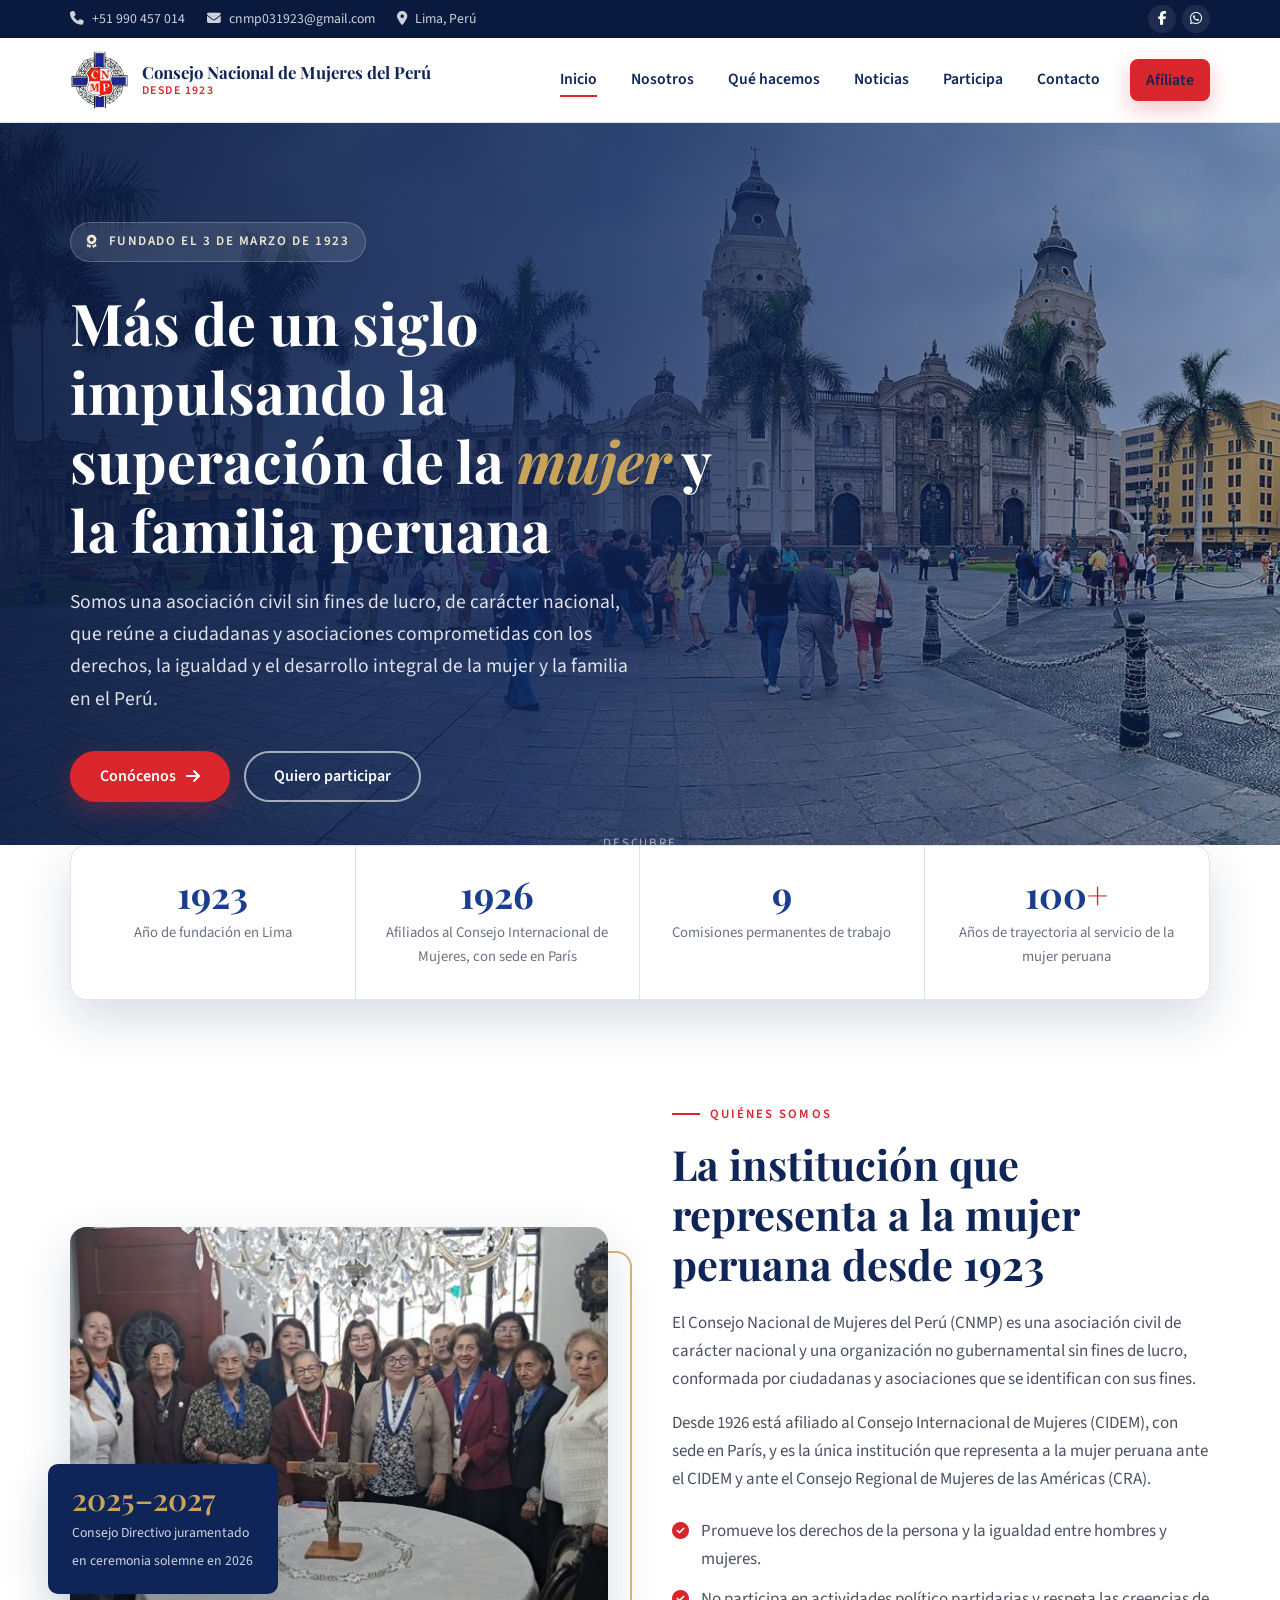
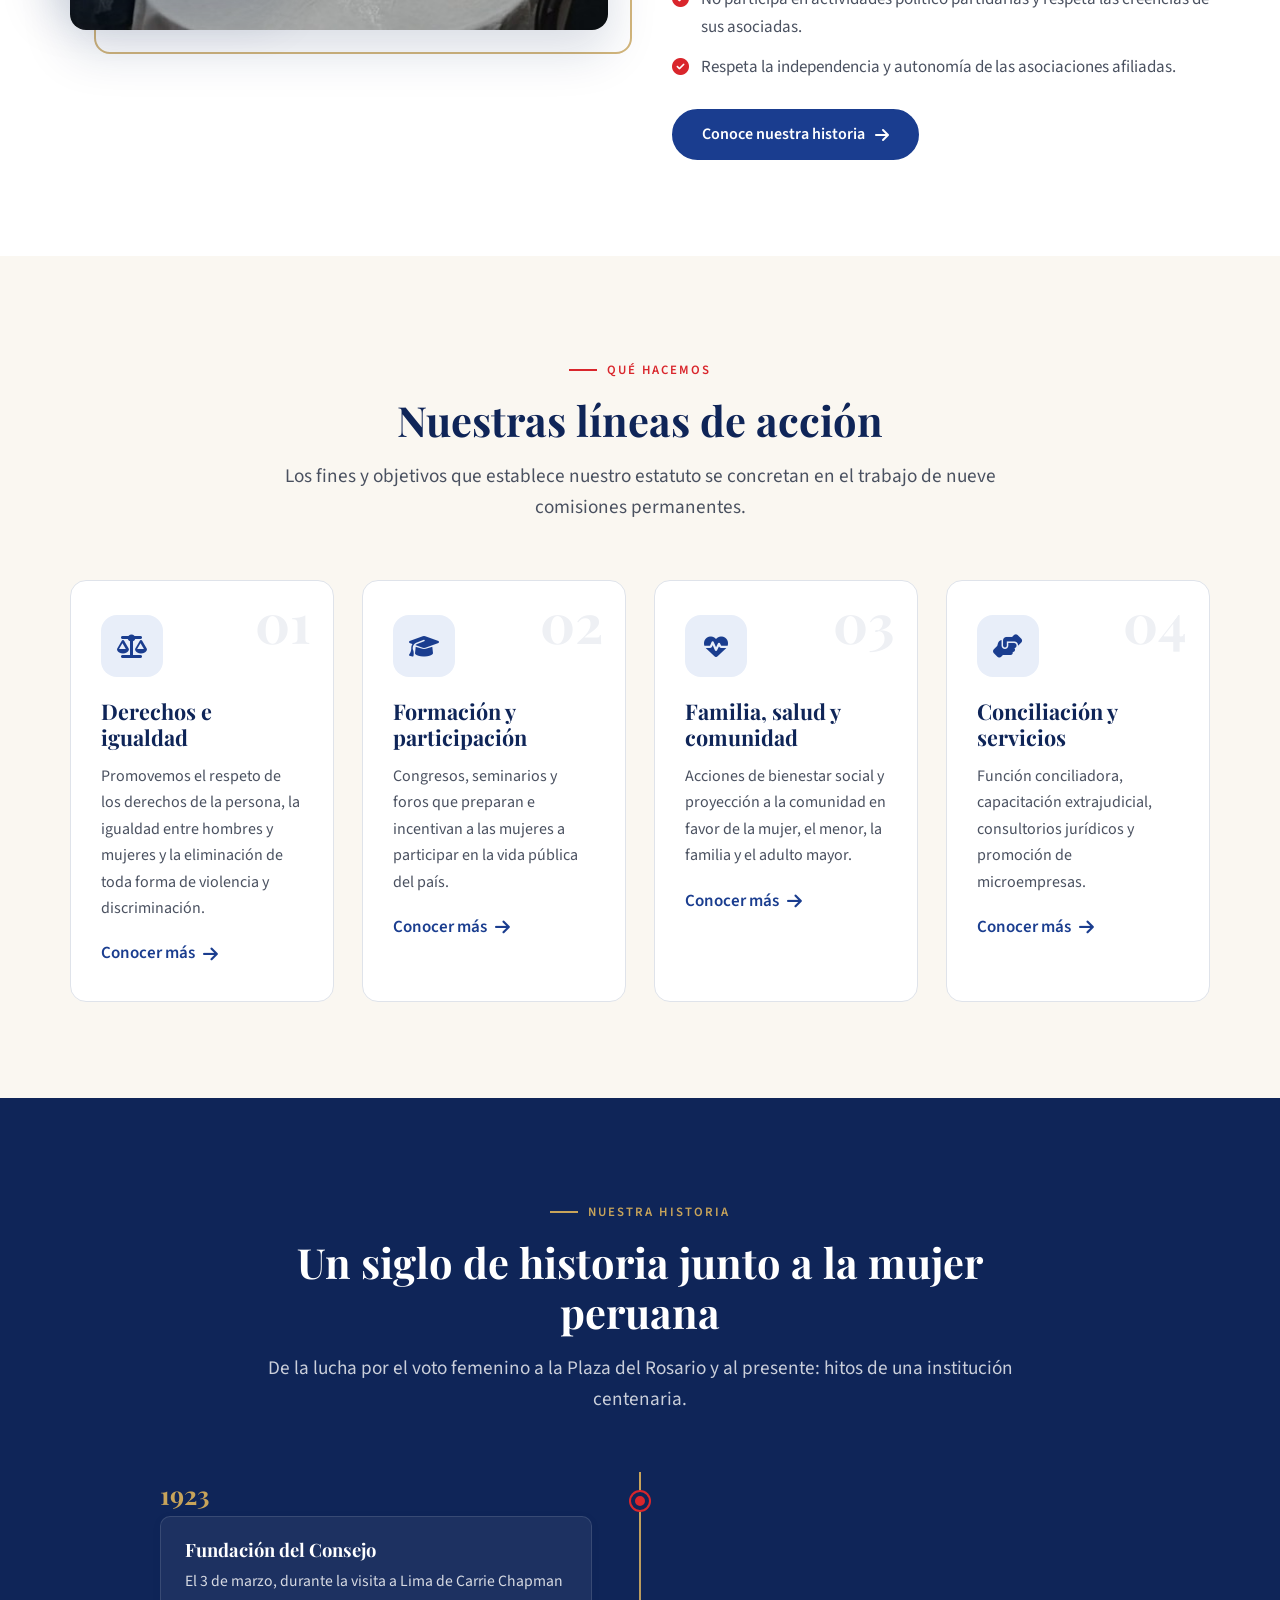
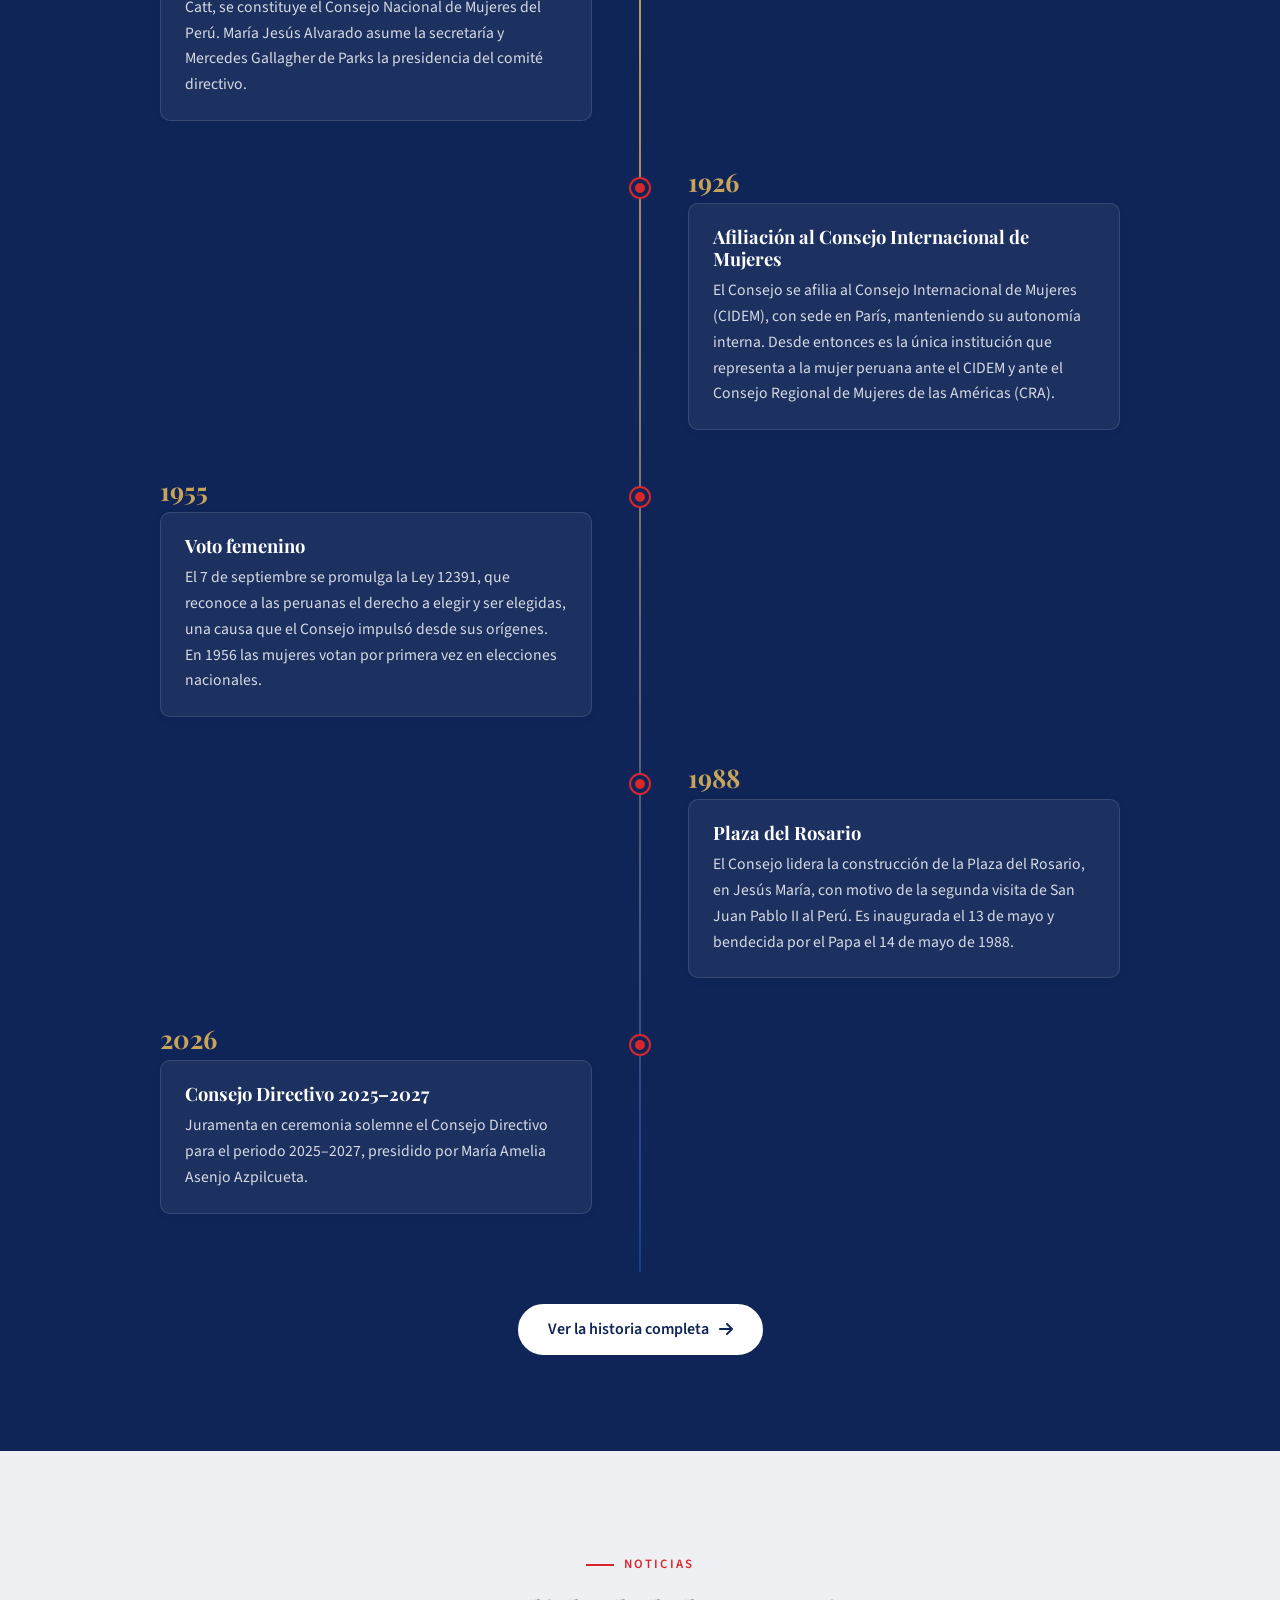
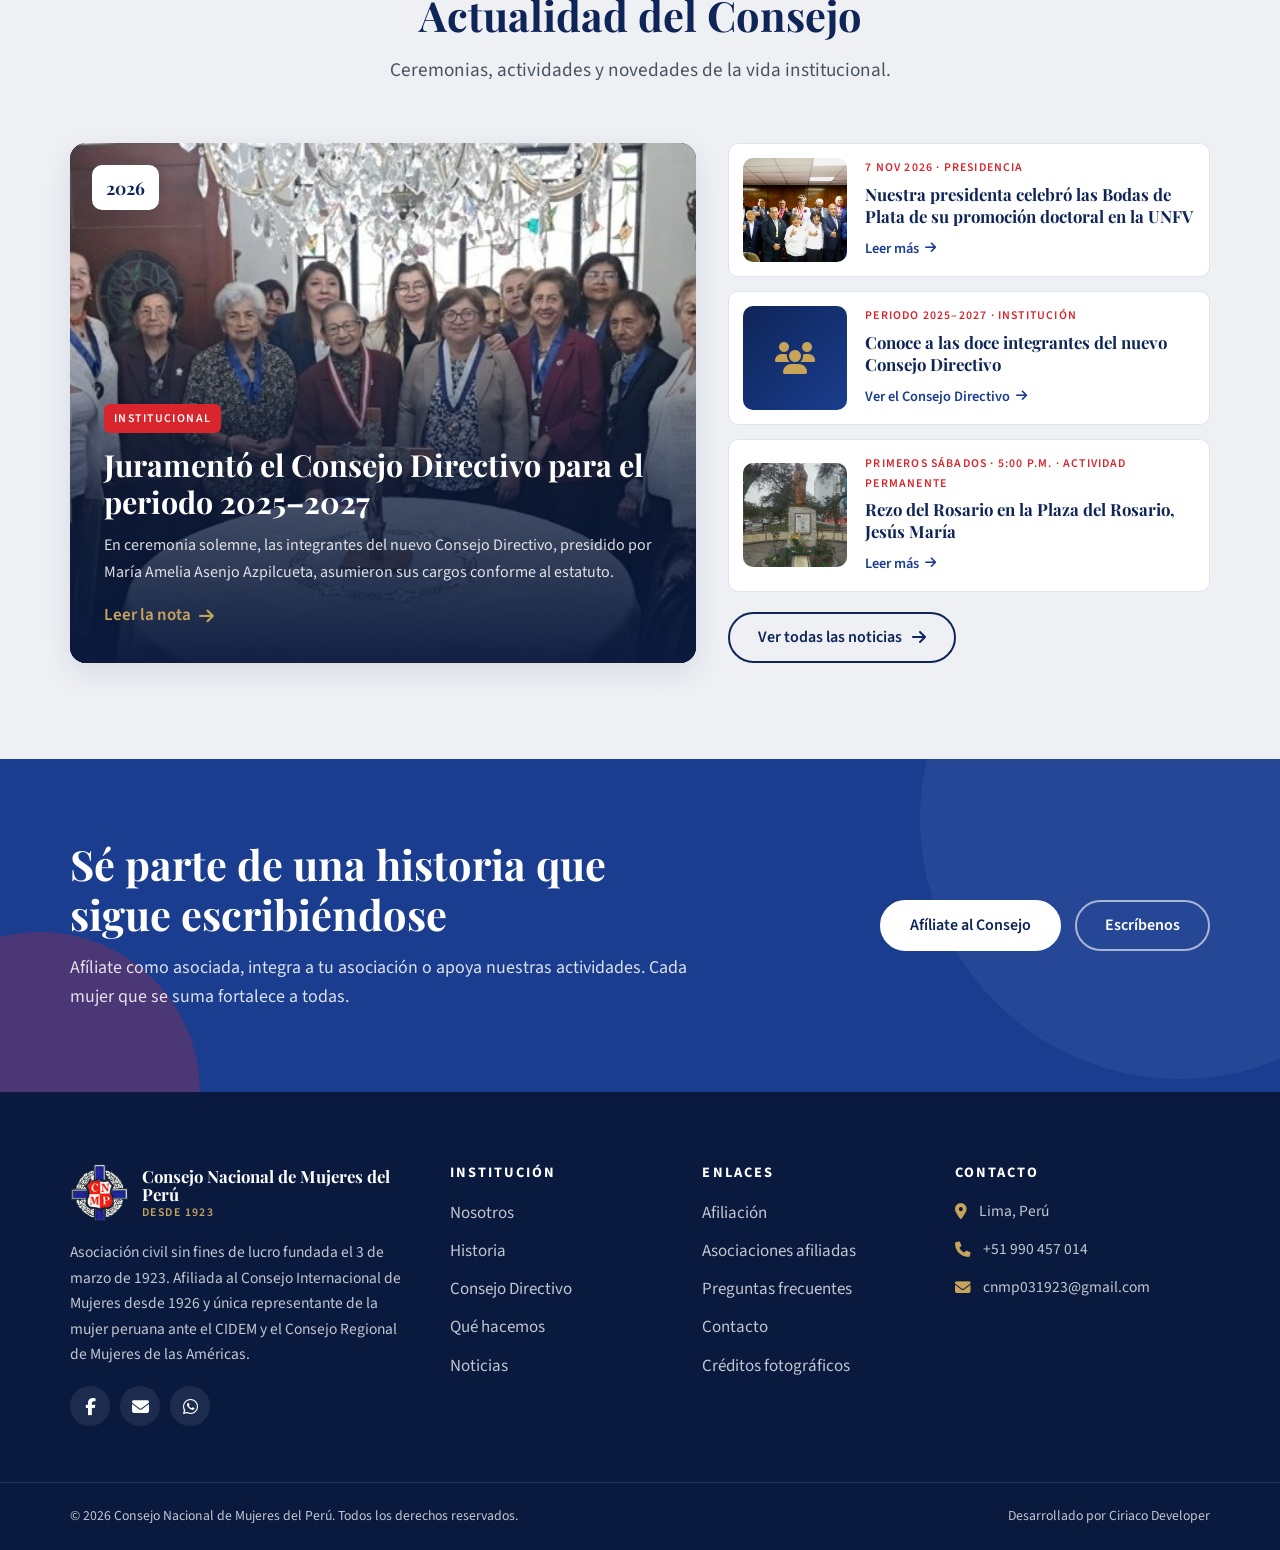
<file: index.html>
<!DOCTYPE html>
<html lang="es">
<head>
    <meta charset="UTF-8">
    <meta name="viewport" content="width=device-width, initial-scale=1.0">
    <title>Consejo Nacional de Mujeres del Perú | Desde 1923</title>
    <meta name="description" content="El Consejo Nacional de Mujeres del Perú (CNMP) es una asociación civil sin fines de lucro fundada en Lima el 3 de marzo de 1923, afiliada al Consejo Internacional de Mujeres desde 1926, que promueve los derechos, la igualdad y la superación de la mujer peruana.">
    <meta name="author" content="Consejo Nacional de Mujeres del Perú">
    <link rel="canonical" href="https://consejonacionaldemujeresdelperu.com/">
    <link rel="alternate" type="application/rss+xml" title="Noticias · Consejo Nacional de Mujeres del Perú" href="https://consejonacionaldemujeresdelperu.com/feed.xml">
    <meta name="theme-color" content="#0f2558">
    <meta property="og:title" content="Consejo Nacional de Mujeres del Perú | Desde 1923">
    <meta property="og:description" content="El Consejo Nacional de Mujeres del Perú (CNMP) es una asociación civil sin fines de lucro fundada en Lima el 3 de marzo de 1923, afiliada al Consejo Internacional de Mujeres desde 1926, que promueve los derechos, la igualdad y la superación de la mujer peruana.">
    <meta property="og:type" content="website">
    <meta property="og:url" content="https://consejonacionaldemujeresdelperu.com/">
    <meta property="og:locale" content="es_PE">
    <meta property="og:site_name" content="Consejo Nacional de Mujeres del Perú">
    <meta property="og:image" content="https://consejonacionaldemujeresdelperu.com/img/og-image.jpg">
    <meta name="twitter:card" content="summary_large_image">
    <link rel="icon" type="image/png" sizes="32x32" href="img/favicon-32.png">
    <link rel="icon" type="image/png" sizes="64x64" href="img/favicon-64.png">
    <link rel="apple-touch-icon" href="img/apple-touch-icon.png">
    <link rel="preconnect" href="https://fonts.googleapis.com">
    <link rel="preconnect" href="https://fonts.gstatic.com" crossorigin>
    <link href="https://fonts.googleapis.com/css2?family=Playfair+Display:ital,wght@0,600;0,700;1,600&family=Source+Sans+3:wght@400;600;700&display=swap" rel="stylesheet">
    <link rel="stylesheet" href="https://cdnjs.cloudflare.com/ajax/libs/font-awesome/6.5.1/css/all.min.css">
    <link rel="stylesheet" href="css/styles.css?v=7bbe52f0">
    <script type="application/ld+json">
    {
        "@context": "https://schema.org",
        "@type": "NGO",
        "name": "Consejo Nacional de Mujeres del Perú",
        "alternateName": "CNMP",
        "url": "https://consejonacionaldemujeresdelperu.com/",
        "logo": "https://consejonacionaldemujeresdelperu.com/img/logo-512.png",
        "foundingDate": "1923-03-03",
        "foundingLocation": { "@type": "Place", "name": "Lima, Perú" },
        "memberOf": { "@type": "Organization", "name": "Consejo Internacional de Mujeres (ICW-CIF)", "url": "https://www.icw-cif.com/" },
        "description": "Asociación civil sin fines de lucro fundada en 1923, afiliada al Consejo Internacional de Mujeres desde 1926, que promueve los derechos, la igualdad y la superación de la mujer y la familia en el Perú.",
        "address": { "@type": "PostalAddress", "addressLocality": "Lima", "addressCountry": "PE" },
        "telephone": "+51990457014",
        "email": "cnmp031923@gmail.com",
        "sameAs": ["https://www.facebook.com/p/Consejo-Nacional-de-Mujeres-del-Per%C3%BA-100068176325426/"]
    }
    </script>
</head>
<body>
    <a class="skip-link" href="#contenido">Ir al contenido</a>

    <div class="topbar">
        <div class="container">
            <div class="topbar__info">
                <a href="tel:+51990457014"><i class="fas fa-phone"></i><span>+51 990 457 014</span></a>
                <a href="mailto:cnmp031923@gmail.com"><i class="fas fa-envelope"></i><span>cnmp031923@gmail.com</span></a>
                <a href="contacto.html"><i class="fas fa-location-dot"></i><span>Lima, Perú</span></a>
            </div>
            <div class="topbar__social">
                <a href="https://www.facebook.com/p/Consejo-Nacional-de-Mujeres-del-Per%C3%BA-100068176325426/" target="_blank" rel="noopener noreferrer" aria-label="Facebook"><i class="fab fa-facebook-f"></i></a>
                <a href="https://wa.me/51990457014" target="_blank" rel="noopener noreferrer" aria-label="WhatsApp"><i class="fab fa-whatsapp"></i></a>
            </div>
        </div>
    </div>

    <header class="header">
        <div class="container">
            <a class="brand" href="index.html" aria-label="Consejo Nacional de Mujeres del Perú, inicio">
                <img src="img/logo-192.png" alt="Escudo del Consejo Nacional de Mujeres del Perú" width="58" height="58">
                <span class="brand__text">
                    <span class="brand__name">Consejo Nacional de Mujeres del Perú</span>
                    <span class="brand__tag">Desde 1923</span>
                </span>
            </a>
            <button class="nav-toggle" aria-label="Abrir menú" aria-expanded="false" aria-controls="menu">
                <span></span><span></span><span></span>
            </button>
            <nav class="nav" id="menu" aria-label="Principal">
                <ul class="nav__list">
                    <li><a href="index.html">Inicio</a></li>
                    <li><a href="nosotros.html">Nosotros</a></li>
                    <li><a href="que-hacemos.html">Qué hacemos</a></li>
                    <li><a href="noticias.html">Noticias</a></li>
                    <li><a href="participa.html">Participa</a></li>
                    <li><a href="contacto.html">Contacto</a></li>
                    <li class="nav__cta"><a class="btn btn--primary btn--sm" href="participa.html">Afíliate</a></li>
                </ul>
            </nav>
        </div>
    </header>

    <main id="contenido">
        <section class="hero">
            <div class="hero__bg"><img src="img/fotos/hero.jpg" alt="" fetchpriority="high"></div>
            <div class="container">
                <div class="hero__content">
                    <span class="hero__badge"><i class="fas fa-award"></i> Fundado el 3 de marzo de 1923</span>
                    <h1>Más de un siglo impulsando la superación de la <em>mujer</em> y la familia peruana</h1>
                    <p>Somos una asociación civil sin fines de lucro, de carácter nacional, que reúne a ciudadanas y asociaciones comprometidas con los derechos, la igualdad y el desarrollo integral de la mujer y la familia en el Perú.</p>
                    <div class="btn-group">
                        <a class="btn btn--primary" href="nosotros.html">Conócenos <i class="fas fa-arrow-right"></i></a>
                        <a class="btn btn--ghost" href="participa.html">Quiero participar</a>
                    </div>
                </div>
            </div>
            <div class="hero__scroll">Descubre <i class="fas fa-chevron-down"></i></div>
        </section>

        <section class="stats">
            <div class="container">
                <div class="stats__grid reveal">
                    <div class="stat"><div class="stat__value">1923</div><div class="stat__label">Año de fundación en Lima</div></div>
                    <div class="stat"><div class="stat__value">1926</div><div class="stat__label">Afiliados al Consejo Internacional de Mujeres, con sede en París</div></div>
                    <div class="stat"><div class="stat__value">9</div><div class="stat__label">Comisiones permanentes de trabajo</div></div>
                    <div class="stat"><div class="stat__value">100<span>+</span></div><div class="stat__label">Años de trayectoria al servicio de la mujer peruana</div></div>
                </div>
            </div>
        </section>

        <section class="section">
            <div class="container">
                <div class="split">
                    <div class="split__media split__media--wide reveal">
                        <img src="img/fotos/juramentacion-2026.jpg" alt="Integrantes del Consejo Directivo 2025–2027 en su ceremonia de juramentación" loading="lazy">
                        <div class="split__badge">
                            <strong>2025–2027</strong>
                            <span>Consejo Directivo juramentado en ceremonia solemne en 2026</span>
                        </div>
                    </div>
                    <div class="split__content reveal reveal-delay-1">
                        <span class="eyebrow">Quiénes somos</span>
                        <h2>La institución que representa a la mujer peruana desde 1923</h2>
                        <p>El Consejo Nacional de Mujeres del Perú (CNMP) es una asociación civil de carácter nacional y una organización no gubernamental sin fines de lucro, conformada por ciudadanas y asociaciones que se identifican con sus fines.</p>
                        <p>Desde 1926 está afiliado al Consejo Internacional de Mujeres (CIDEM), con sede en París, y es la única institución que representa a la mujer peruana ante el CIDEM y ante el Consejo Regional de Mujeres de las Américas (CRA).</p>
                        <ul class="checklist">
                            <li><i class="fas fa-circle-check"></i><span>Promueve los derechos de la persona y la igualdad entre hombres y mujeres.</span></li>
                            <li><i class="fas fa-circle-check"></i><span>No participa en actividades político partidarias y respeta las creencias de sus asociadas.</span></li>
                            <li><i class="fas fa-circle-check"></i><span>Respeta la independencia y autonomía de las asociaciones afiliadas.</span></li>
                        </ul>
                        <a class="btn btn--azul" href="nosotros.html">Conoce nuestra historia <i class="fas fa-arrow-right"></i></a>
                    </div>
                </div>
            </div>
        </section>

        <section class="section section--crema">
            <div class="container">
                <div class="section__header reveal">
                    <span class="eyebrow">Qué hacemos</span>
                    <h2>Nuestras líneas de acción</h2>
                    <p class="lead">Los fines y objetivos que establece nuestro estatuto se concretan en el trabajo de nueve comisiones permanentes.</p>
                </div>
                <div class="grid grid--4">
                    <article class="card card--num reveal" data-num="01">
                        <div class="card__icon"><i class="fas fa-scale-balanced"></i></div>
                        <h3>Derechos e igualdad</h3>
                        <p>Promovemos el respeto de los derechos de la persona, la igualdad entre hombres y mujeres y la eliminación de toda forma de violencia y discriminación.</p>
                        <a class="card__link" href="que-hacemos.html#derechos">Conocer más <i class="fas fa-arrow-right"></i></a>
                    </article>
                    <article class="card card--num reveal reveal-delay-1" data-num="02">
                        <div class="card__icon"><i class="fas fa-graduation-cap"></i></div>
                        <h3>Formación y participación</h3>
                        <p>Congresos, seminarios y foros que preparan e incentivan a las mujeres a participar en la vida pública del país.</p>
                        <a class="card__link" href="que-hacemos.html#formacion">Conocer más <i class="fas fa-arrow-right"></i></a>
                    </article>
                    <article class="card card--num reveal reveal-delay-2" data-num="03">
                        <div class="card__icon"><i class="fas fa-heart-pulse"></i></div>
                        <h3>Familia, salud y comunidad</h3>
                        <p>Acciones de bienestar social y proyección a la comunidad en favor de la mujer, el menor, la familia y el adulto mayor.</p>
                        <a class="card__link" href="que-hacemos.html#familia">Conocer más <i class="fas fa-arrow-right"></i></a>
                    </article>
                    <article class="card card--num reveal reveal-delay-3" data-num="04">
                        <div class="card__icon"><i class="fas fa-handshake-angle"></i></div>
                        <h3>Conciliación y servicios</h3>
                        <p>Función conciliadora, capacitación extrajudicial, consultorios jurídicos y promoción de microempresas.</p>
                        <a class="card__link" href="que-hacemos.html#conciliacion">Conocer más <i class="fas fa-arrow-right"></i></a>
                    </article>
                </div>
            </div>
        </section>

        <section class="section section--azul">
            <div class="container">
                <div class="section__header reveal">
                    <span class="eyebrow">Nuestra historia</span>
                    <h2>Un siglo de historia junto a la mujer peruana</h2>
                    <p class="lead">De la lucha por el voto femenino a la Plaza del Rosario y al presente: hitos de una institución centenaria.</p>
                </div>
                <div class="timeline">
                    <div class="tl-item reveal"><div class="tl-item__year">1923</div><div class="tl-item__card"><h3>Fundación del Consejo</h3><p>El 3 de marzo, durante la visita a Lima de Carrie Chapman Catt, se constituye el Consejo Nacional de Mujeres del Perú. María Jesús Alvarado asume la secretaría y Mercedes Gallagher de Parks la presidencia del comité directivo.</p></div></div>
                    <div class="tl-item reveal"><div class="tl-item__year">1926</div><div class="tl-item__card"><h3>Afiliación al Consejo Internacional de Mujeres</h3><p>El Consejo se afilia al Consejo Internacional de Mujeres (CIDEM), con sede en París, manteniendo su autonomía interna. Desde entonces es la única institución que representa a la mujer peruana ante el CIDEM y ante el Consejo Regional de Mujeres de las Américas (CRA).</p></div></div>
                    <div class="tl-item reveal"><div class="tl-item__year">1955</div><div class="tl-item__card"><h3>Voto femenino</h3><p>El 7 de septiembre se promulga la Ley 12391, que reconoce a las peruanas el derecho a elegir y ser elegidas, una causa que el Consejo impulsó desde sus orígenes. En 1956 las mujeres votan por primera vez en elecciones nacionales.</p></div></div>
                    <div class="tl-item reveal"><div class="tl-item__year">1988</div><div class="tl-item__card"><h3>Plaza del Rosario</h3><p>El Consejo lidera la construcción de la Plaza del Rosario, en Jesús María, con motivo de la segunda visita de San Juan Pablo II al Perú. Es inaugurada el 13 de mayo y bendecida por el Papa el 14 de mayo de 1988.</p></div></div>
                    <div class="tl-item reveal"><div class="tl-item__year">2026</div><div class="tl-item__card"><h3>Consejo Directivo 2025–2027</h3><p>Juramenta en ceremonia solemne el Consejo Directivo para el periodo 2025–2027, presidido por María Amelia Asenjo Azpilcueta.</p></div></div>
                    
                </div>
                <div class="text-center mt-32 reveal">
                    <a class="btn btn--white" href="nosotros.html#historia">Ver la historia completa <i class="fas fa-arrow-right"></i></a>
                </div>
            </div>
        </section>

        <section class="section section--gris">
            <div class="container">
                <div class="section__header reveal">
                    <span class="eyebrow">Noticias</span>
                    <h2>Actualidad del Consejo</h2>
                    <p class="lead">Ceremonias, actividades y novedades de la vida institucional.</p>
                </div>
                <div class="news-feature">
                    <a class="feature reveal" href="noticias/juramentacion-consejo-directivo-2025-2027.html">
                        <img src="img/fotos/juramentacion-2026.jpg" alt="Ceremonia de juramentación del Consejo Directivo 2025–2027" loading="lazy">
                        <span class="feature__badge">2026</span>
                        <div class="feature__body">
                            <span class="feature__tag">Institucional</span>
                            <h3>Juramentó el Consejo Directivo para el periodo 2025–2027</h3>
                            <p>En ceremonia solemne, las integrantes del nuevo Consejo Directivo, presidido por María Amelia Asenjo Azpilcueta, asumieron sus cargos conforme al estatuto.</p>
                            <span class="feature__link">Leer la nota <i class="fas fa-arrow-right"></i></span>
                        </div>
                    </a>
                    <div class="news-list">
                        <a class="news-item reveal reveal-delay-1" href="noticias/bodas-de-plata-doctorado-economia-unfv.html">
                            <div class="news-item__img"><img src="img/fotos/noticia-unfv-2026.jpg" alt="" loading="lazy" style="object-position: 30% center"></div>
                            <div class="news-item__body">
                                <span class="news-item__meta">7 nov 2026 · Presidencia</span>
                                <h3>Nuestra presidenta celebró las Bodas de Plata de su promoción doctoral en la UNFV</h3>
                                <span class="news-item__more">Leer más <i class="fas fa-arrow-right"></i></span>
                            </div>
                        </a>
                        <a class="news-item reveal reveal-delay-2" href="nosotros.html#consejo-directivo">
                            <div class="news-item__img news-item__img--mono"><i class="fas fa-users"></i></div>
                            <div class="news-item__body">
                                <span class="news-item__meta">Periodo 2025–2027 · Institución</span>
                                <h3>Conoce a las doce integrantes del nuevo Consejo Directivo</h3>
                                <span class="news-item__more">Ver el Consejo Directivo <i class="fas fa-arrow-right"></i></span>
                            </div>
                        </a>
                        <a class="news-item reveal reveal-delay-3" href="noticias/rezo-del-rosario-primeros-sabados.html">
                            <div class="news-item__img"><img src="img/fotos/plaza-del-rosario.jpg" alt="" loading="lazy"></div>
                            <div class="news-item__body">
                                <span class="news-item__meta">Primeros sábados · 5:00 p.m. · Actividad permanente</span>
                                <h3>Rezo del Rosario en la Plaza del Rosario, Jesús María</h3>
                                <span class="news-item__more">Leer más <i class="fas fa-arrow-right"></i></span>
                            </div>
                        </a>
                        <a class="btn btn--outline news-list__all reveal reveal-delay-3" href="noticias.html">Ver todas las noticias <i class="fas fa-arrow-right"></i></a>
                    </div>
                </div>
            </div>
        </section>

        <section class="cta">
            <div class="container">
                <div>
                    <h2>Sé parte de una historia que sigue escribiéndose</h2>
                    <p>Afíliate como asociada, integra a tu asociación o apoya nuestras actividades. Cada mujer que se suma fortalece a todas.</p>
                </div>
                <div class="cta__actions">
                    <a class="btn btn--white" href="participa.html">Afíliate al Consejo</a>
                    <a class="btn btn--ghost" href="contacto.html">Escríbenos</a>
                </div>
            </div>
        </section>
    </main>

    <footer class="footer">
        <div class="container">
            <div class="footer__grid">
                <div>
                    <a class="brand" href="index.html">
                        <img src="img/logo-192.png" alt="" width="58" height="58">
                        <span class="brand__text">
                            <span class="brand__name">Consejo Nacional de Mujeres del Perú</span>
                            <span class="brand__tag">Desde 1923</span>
                        </span>
                    </a>
                    <p>Asociación civil sin fines de lucro fundada el 3 de marzo de 1923. Afiliada al Consejo Internacional de Mujeres desde 1926 y única representante de la mujer peruana ante el CIDEM y el Consejo Regional de Mujeres de las Américas.</p>
                    <div class="footer__social">
                        <a href="https://www.facebook.com/p/Consejo-Nacional-de-Mujeres-del-Per%C3%BA-100068176325426/" target="_blank" rel="noopener noreferrer" aria-label="Facebook"><i class="fab fa-facebook-f"></i></a>
                        <a href="mailto:cnmp031923@gmail.com" aria-label="Correo electrónico"><i class="fas fa-envelope"></i></a>
                        <a href="https://wa.me/51990457014" target="_blank" rel="noopener noreferrer" aria-label="WhatsApp"><i class="fab fa-whatsapp"></i></a>
                    </div>
                </div>
                <div>
                    <h4>Institución</h4>
                    <ul class="footer__links">
                        <li><a href="nosotros.html">Nosotros</a></li>
                        <li><a href="nosotros.html#historia">Historia</a></li>
                        <li><a href="nosotros.html#consejo-directivo">Consejo Directivo</a></li>
                        <li><a href="que-hacemos.html">Qué hacemos</a></li>
                        <li><a href="noticias.html">Noticias</a></li>
                    </ul>
                </div>
                <div>
                    <h4>Enlaces</h4>
                    <ul class="footer__links">
                        <li><a href="participa.html#afiliacion">Afiliación</a></li>
                        <li><a href="participa.html#asociaciones">Asociaciones afiliadas</a></li>
                        <li><a href="participa.html#preguntas">Preguntas frecuentes</a></li>
                        <li><a href="contacto.html">Contacto</a></li>
                        <li><a href="creditos.html">Créditos fotográficos</a></li>
                    </ul>
                </div>
                <div>
                    <h4>Contacto</h4>
                    <ul class="footer__contact">
                        <li><i class="fas fa-location-dot"></i><span>Lima, Perú</span></li>
                        <li><i class="fas fa-phone"></i><a href="tel:+51990457014">+51 990 457 014</a></li>
                        <li><i class="fas fa-envelope"></i><a href="mailto:cnmp031923@gmail.com">cnmp031923@gmail.com</a></li>
                    </ul>
                </div>
            </div>
        </div>
        <div class="footer__bottom">
            <div class="container">
                <span>© <span data-year></span> Consejo Nacional de Mujeres del Perú. Todos los derechos reservados.</span>
                <span>Desarrollado por <a href="https://ciriacodeveloper.com" target="_blank" rel="noopener noreferrer">Ciriaco Developer</a></span>
            </div>
        </div>
    </footer>

    <button class="back-top" aria-label="Volver arriba"><i class="fas fa-chevron-up"></i></button>
    <script src="js/main.js?v=43ec0e7a"></script>
</body>
</html>
</file>
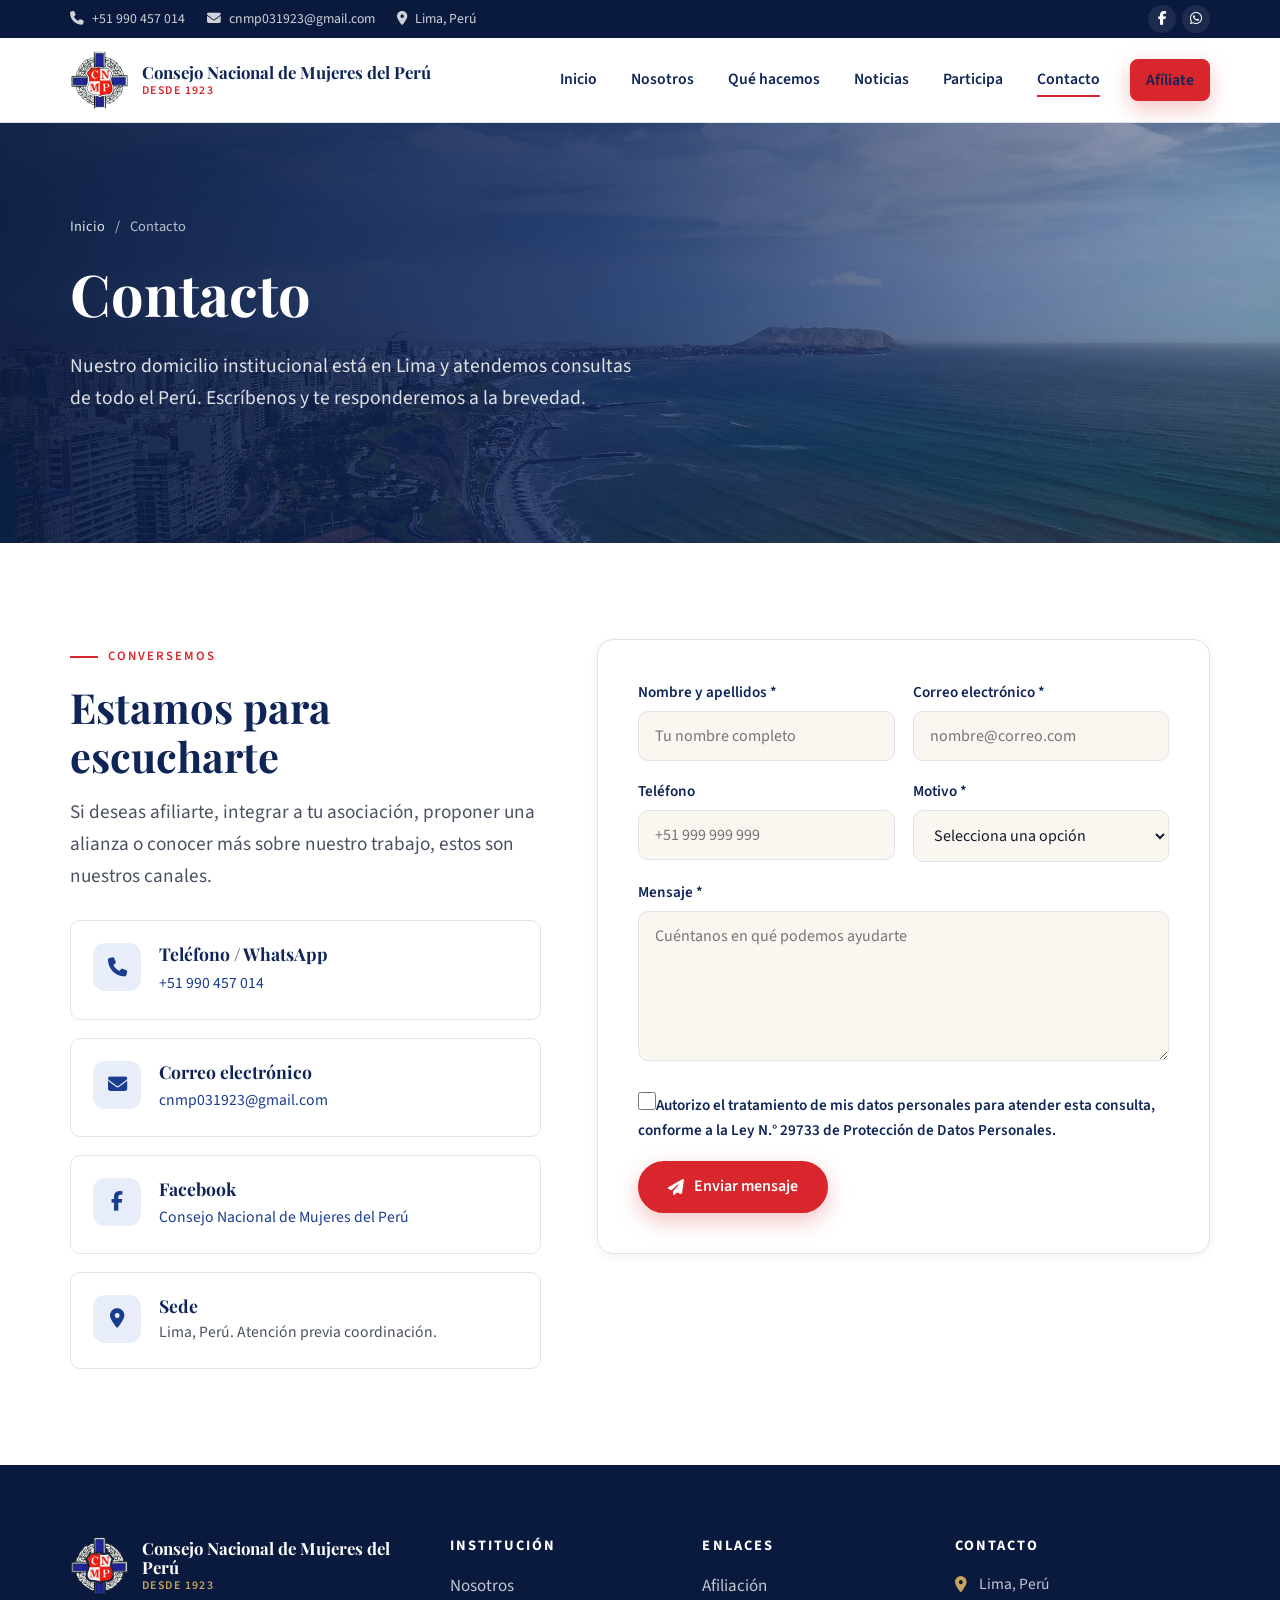
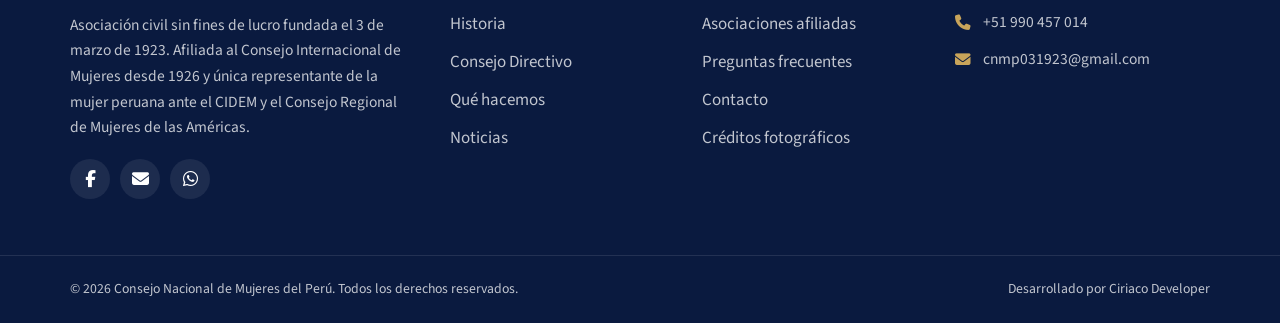
<file: contacto.html>
<!DOCTYPE html>
<html lang="es">
<head>
    <meta charset="UTF-8">
    <meta name="viewport" content="width=device-width, initial-scale=1.0">
    <title>Contacto | Consejo Nacional de Mujeres del Perú</title>
    <meta name="description" content="Contacta al Consejo Nacional de Mujeres del Perú: afiliación de asociadas y asociaciones, filiales, alianzas institucionales y consultas generales.">
    <meta name="author" content="Consejo Nacional de Mujeres del Perú">
    <link rel="canonical" href="https://consejonacionaldemujeresdelperu.com/contacto.html">
    <link rel="alternate" type="application/rss+xml" title="Noticias · Consejo Nacional de Mujeres del Perú" href="https://consejonacionaldemujeresdelperu.com/feed.xml">
    <meta name="theme-color" content="#0f2558">
    <meta property="og:title" content="Contacto | Consejo Nacional de Mujeres del Perú">
    <meta property="og:description" content="Contacta al Consejo Nacional de Mujeres del Perú: afiliación de asociadas y asociaciones, filiales, alianzas institucionales y consultas generales.">
    <meta property="og:type" content="website">
    <meta property="og:url" content="https://consejonacionaldemujeresdelperu.com/contacto.html">
    <meta property="og:locale" content="es_PE">
    <meta property="og:site_name" content="Consejo Nacional de Mujeres del Perú">
    <meta property="og:image" content="https://consejonacionaldemujeresdelperu.com/img/og-image.jpg">
    <meta name="twitter:card" content="summary_large_image">
    <link rel="icon" type="image/png" sizes="32x32" href="img/favicon-32.png">
    <link rel="icon" type="image/png" sizes="64x64" href="img/favicon-64.png">
    <link rel="apple-touch-icon" href="img/apple-touch-icon.png">
    <link rel="preconnect" href="https://fonts.googleapis.com">
    <link rel="preconnect" href="https://fonts.gstatic.com" crossorigin>
    <link href="https://fonts.googleapis.com/css2?family=Playfair+Display:ital,wght@0,600;0,700;1,600&family=Source+Sans+3:wght@400;600;700&display=swap" rel="stylesheet">
    <link rel="stylesheet" href="https://cdnjs.cloudflare.com/ajax/libs/font-awesome/6.5.1/css/all.min.css">
    <link rel="stylesheet" href="css/styles.css?v=7bbe52f0">
</head>
<body>
    <a class="skip-link" href="#contenido">Ir al contenido</a>

    <div class="topbar">
        <div class="container">
            <div class="topbar__info">
                <a href="tel:+51990457014"><i class="fas fa-phone"></i><span>+51 990 457 014</span></a>
                <a href="mailto:cnmp031923@gmail.com"><i class="fas fa-envelope"></i><span>cnmp031923@gmail.com</span></a>
                <a href="contacto.html"><i class="fas fa-location-dot"></i><span>Lima, Perú</span></a>
            </div>
            <div class="topbar__social">
                <a href="https://www.facebook.com/p/Consejo-Nacional-de-Mujeres-del-Per%C3%BA-100068176325426/" target="_blank" rel="noopener noreferrer" aria-label="Facebook"><i class="fab fa-facebook-f"></i></a>
                <a href="https://wa.me/51990457014" target="_blank" rel="noopener noreferrer" aria-label="WhatsApp"><i class="fab fa-whatsapp"></i></a>
            </div>
        </div>
    </div>

    <header class="header">
        <div class="container">
            <a class="brand" href="index.html" aria-label="Consejo Nacional de Mujeres del Perú, inicio">
                <img src="img/logo-192.png" alt="Escudo del Consejo Nacional de Mujeres del Perú" width="58" height="58">
                <span class="brand__text">
                    <span class="brand__name">Consejo Nacional de Mujeres del Perú</span>
                    <span class="brand__tag">Desde 1923</span>
                </span>
            </a>
            <button class="nav-toggle" aria-label="Abrir menú" aria-expanded="false" aria-controls="menu">
                <span></span><span></span><span></span>
            </button>
            <nav class="nav" id="menu" aria-label="Principal">
                <ul class="nav__list">
                    <li><a href="index.html">Inicio</a></li>
                    <li><a href="nosotros.html">Nosotros</a></li>
                    <li><a href="que-hacemos.html">Qué hacemos</a></li>
                    <li><a href="noticias.html">Noticias</a></li>
                    <li><a href="participa.html">Participa</a></li>
                    <li><a href="contacto.html">Contacto</a></li>
                    <li class="nav__cta"><a class="btn btn--primary btn--sm" href="participa.html">Afíliate</a></li>
                </ul>
            </nav>
        </div>
    </header>

    <main id="contenido">
        <section class="hero hero--page">
            <div class="hero__bg"><img src="img/fotos/contacto-hero.jpg" alt="" fetchpriority="high"></div>
            <div class="container">
                <div class="hero__content">
                    <nav class="breadcrumb" aria-label="Ruta"><a href="index.html">Inicio</a><span>/</span><span>Contacto</span></nav>
                    <h1>Contacto</h1>
                    <p>Nuestro domicilio institucional está en Lima y atendemos consultas de todo el Perú. Escríbenos y te responderemos a la brevedad.</p>
                </div>
            </div>
        </section>

        <section class="section">
            <div class="container">
                <div class="contact">
                    <div class="reveal">
                        <span class="eyebrow">Conversemos</span>
                        <h2>Estamos para escucharte</h2>
                        <p class="lead" style="margin-bottom:28px">Si deseas afiliarte, integrar a tu asociación, proponer una alianza o conocer más sobre nuestro trabajo, estos son nuestros canales.</p>
                        <div class="contact__info">
                            <div class="contact__item"><i class="fas fa-phone"></i><div><h4>Teléfono / WhatsApp</h4><a href="tel:+51990457014">+51 990 457 014</a></div></div>
                            <div class="contact__item"><i class="fas fa-envelope"></i><div><h4>Correo electrónico</h4><a href="mailto:cnmp031923@gmail.com">cnmp031923@gmail.com</a></div></div>
                            <div class="contact__item"><i class="fab fa-facebook-f"></i><div><h4>Facebook</h4><a href="https://www.facebook.com/p/Consejo-Nacional-de-Mujeres-del-Per%C3%BA-100068176325426/" target="_blank" rel="noopener noreferrer">Consejo Nacional de Mujeres del Perú</a></div></div>
                            <div class="contact__item"><i class="fas fa-location-dot"></i><div><h4>Sede</h4><p>Lima, Perú. Atención previa coordinación.</p></div></div>
                        </div>
                    </div>
                    <form class="form reveal reveal-delay-1" action="contacto.php" method="post" data-ajax novalidate>
                        <div class="form__row">
                            <div class="form__group"><label for="nombre">Nombre y apellidos *</label><input type="text" id="nombre" name="nombre" required autocomplete="name" placeholder="Tu nombre completo"></div>
                            <div class="form__group"><label for="email">Correo electrónico *</label><input type="email" id="email" name="email" required autocomplete="email" placeholder="nombre@correo.com"></div>
                        </div>
                        <div class="form__row">
                            <div class="form__group"><label for="telefono">Teléfono</label><input type="tel" id="telefono" name="telefono" autocomplete="tel" placeholder="+51 999 999 999"></div>
                            <div class="form__group"><label for="asunto">Motivo *</label>
                                <select id="asunto" name="asunto" required>
                                    <option value="">Selecciona una opción</option>
                                    <option value="afiliacion">Quiero afiliarme como asociada</option>
                                    <option value="asociacion">Afiliación de una asociación</option>
                                    <option value="filial">Constitución de una filial regional</option>
                                    <option value="voluntariado">Quiero colaborar en una comisión</option>
                                    <option value="alianza">Propuesta de alianza o convenio</option>
                                    <option value="prensa">Prensa y comunicaciones</option>
                                    <option value="consulta">Consulta general</option>
                                </select>
                            </div>
                        </div>
                        <div class="form__group"><label for="mensaje">Mensaje *</label><textarea id="mensaje" name="mensaje" required placeholder="Cuéntanos en qué podemos ayudarte"></textarea></div>
                        <div class="hp" aria-hidden="true"><label>No completar<input type="text" name="sitio_web" tabindex="-1" autocomplete="off"></label></div>
                        <div class="form__group"><label class="form__check"><input type="checkbox" name="privacidad" value="1" required><span>Autorizo el tratamiento de mis datos personales para atender esta consulta, conforme a la Ley N.° 29733 de Protección de Datos Personales.</span></label></div>
                        <button class="btn btn--primary" type="submit"><i class="fas fa-paper-plane"></i> Enviar mensaje</button>
                        <div class="form__status" role="status" aria-live="polite"></div>
                    </form>
                </div>
            </div>
        </section>
    </main>

    <footer class="footer">
        <div class="container">
            <div class="footer__grid">
                <div>
                    <a class="brand" href="index.html">
                        <img src="img/logo-192.png" alt="" width="58" height="58">
                        <span class="brand__text">
                            <span class="brand__name">Consejo Nacional de Mujeres del Perú</span>
                            <span class="brand__tag">Desde 1923</span>
                        </span>
                    </a>
                    <p>Asociación civil sin fines de lucro fundada el 3 de marzo de 1923. Afiliada al Consejo Internacional de Mujeres desde 1926 y única representante de la mujer peruana ante el CIDEM y el Consejo Regional de Mujeres de las Américas.</p>
                    <div class="footer__social">
                        <a href="https://www.facebook.com/p/Consejo-Nacional-de-Mujeres-del-Per%C3%BA-100068176325426/" target="_blank" rel="noopener noreferrer" aria-label="Facebook"><i class="fab fa-facebook-f"></i></a>
                        <a href="mailto:cnmp031923@gmail.com" aria-label="Correo electrónico"><i class="fas fa-envelope"></i></a>
                        <a href="https://wa.me/51990457014" target="_blank" rel="noopener noreferrer" aria-label="WhatsApp"><i class="fab fa-whatsapp"></i></a>
                    </div>
                </div>
                <div>
                    <h4>Institución</h4>
                    <ul class="footer__links">
                        <li><a href="nosotros.html">Nosotros</a></li>
                        <li><a href="nosotros.html#historia">Historia</a></li>
                        <li><a href="nosotros.html#consejo-directivo">Consejo Directivo</a></li>
                        <li><a href="que-hacemos.html">Qué hacemos</a></li>
                        <li><a href="noticias.html">Noticias</a></li>
                    </ul>
                </div>
                <div>
                    <h4>Enlaces</h4>
                    <ul class="footer__links">
                        <li><a href="participa.html#afiliacion">Afiliación</a></li>
                        <li><a href="participa.html#asociaciones">Asociaciones afiliadas</a></li>
                        <li><a href="participa.html#preguntas">Preguntas frecuentes</a></li>
                        <li><a href="contacto.html">Contacto</a></li>
                        <li><a href="creditos.html">Créditos fotográficos</a></li>
                    </ul>
                </div>
                <div>
                    <h4>Contacto</h4>
                    <ul class="footer__contact">
                        <li><i class="fas fa-location-dot"></i><span>Lima, Perú</span></li>
                        <li><i class="fas fa-phone"></i><a href="tel:+51990457014">+51 990 457 014</a></li>
                        <li><i class="fas fa-envelope"></i><a href="mailto:cnmp031923@gmail.com">cnmp031923@gmail.com</a></li>
                    </ul>
                </div>
            </div>
        </div>
        <div class="footer__bottom">
            <div class="container">
                <span>© <span data-year></span> Consejo Nacional de Mujeres del Perú. Todos los derechos reservados.</span>
                <span>Desarrollado por <a href="https://ciriacodeveloper.com" target="_blank" rel="noopener noreferrer">Ciriaco Developer</a></span>
            </div>
        </div>
    </footer>

    <button class="back-top" aria-label="Volver arriba"><i class="fas fa-chevron-up"></i></button>
    <script src="js/main.js?v=43ec0e7a"></script>
</body>
</html>
</file>
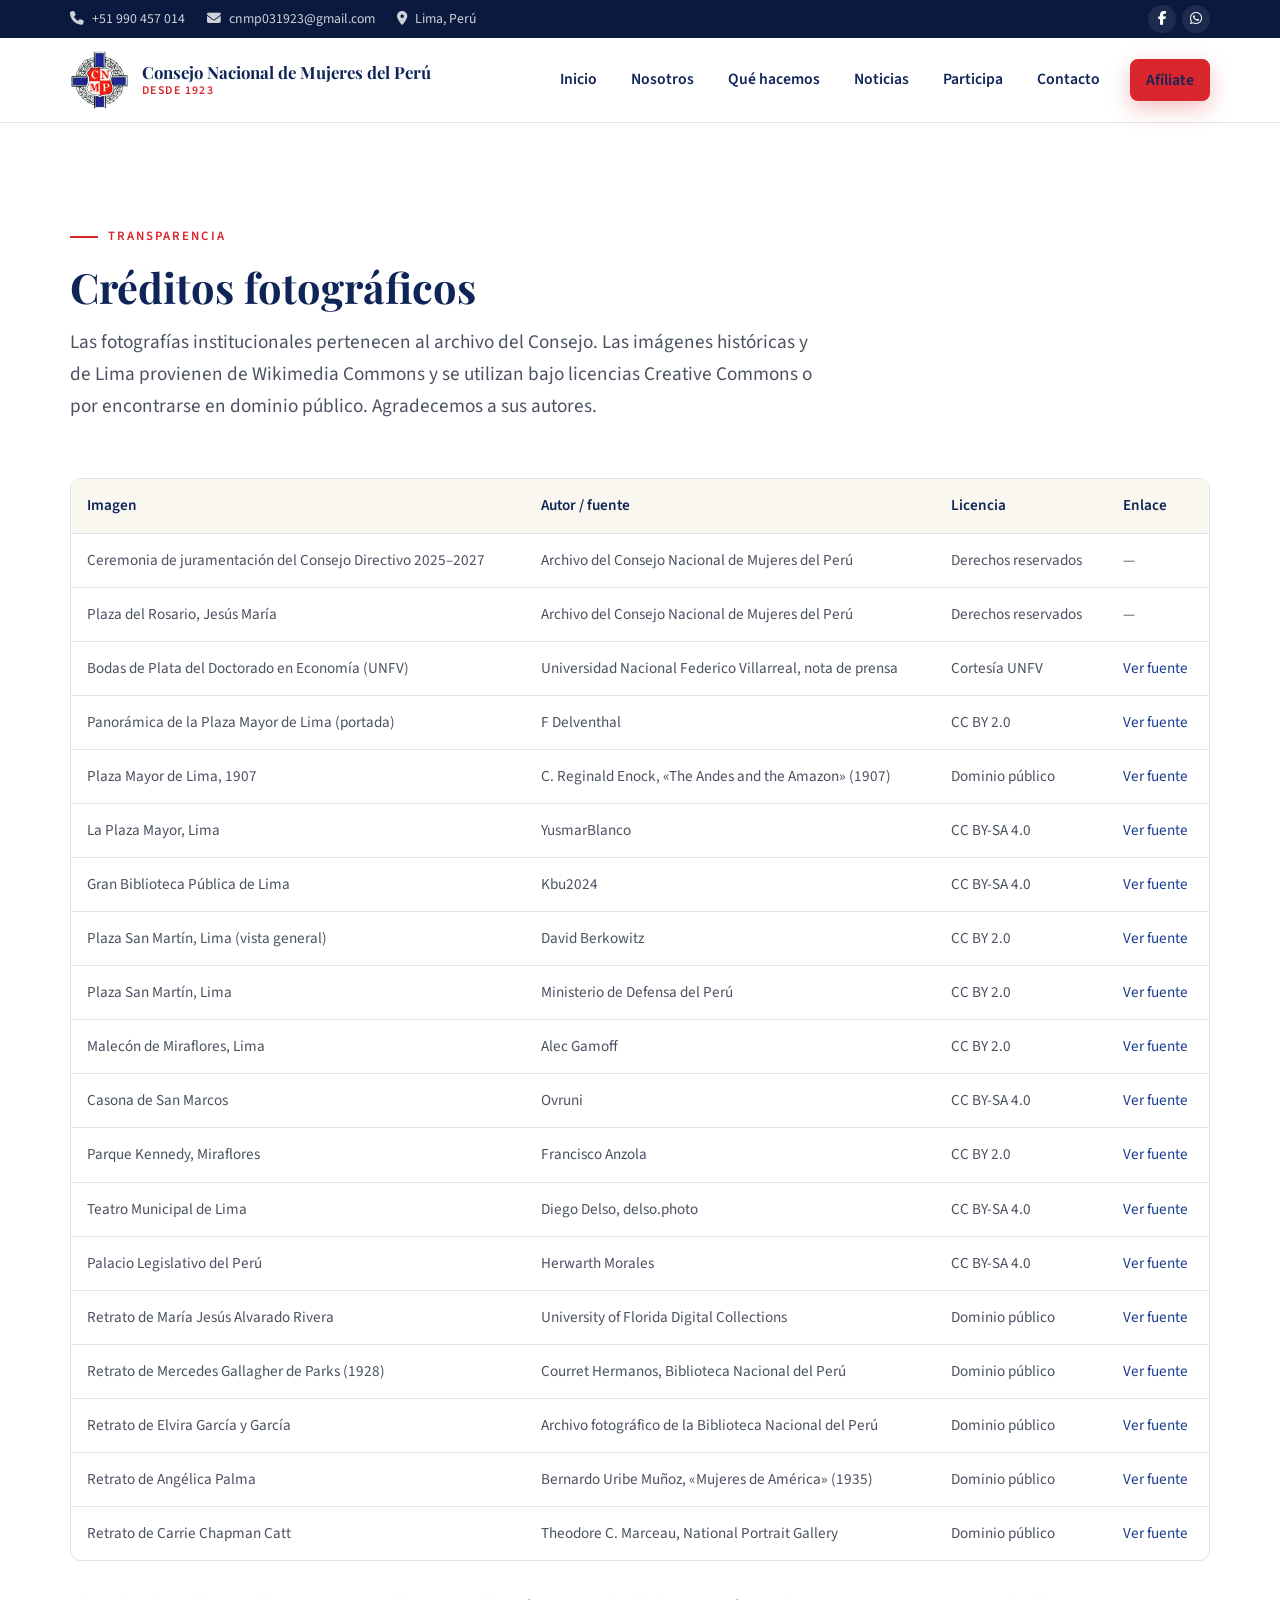
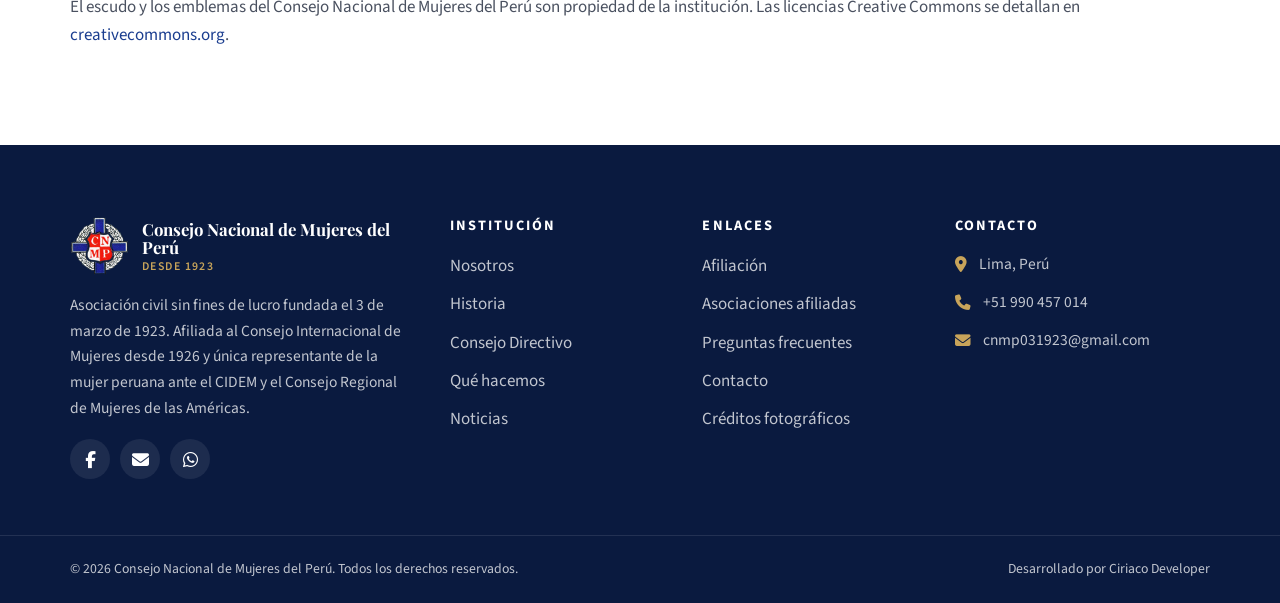
<file: creditos.html>
<!DOCTYPE html>
<html lang="es">
<head>
    <meta charset="UTF-8">
    <meta name="viewport" content="width=device-width, initial-scale=1.0">
    <title>Créditos fotográficos | Consejo Nacional de Mujeres del Perú</title>
    <meta name="description" content="Autoría y licencias de las fotografías utilizadas en el sitio web del Consejo Nacional de Mujeres del Perú.">
    <meta name="author" content="Consejo Nacional de Mujeres del Perú">
    <link rel="canonical" href="https://consejonacionaldemujeresdelperu.com/creditos.html">
    <link rel="alternate" type="application/rss+xml" title="Noticias · Consejo Nacional de Mujeres del Perú" href="https://consejonacionaldemujeresdelperu.com/feed.xml">
    <meta name="theme-color" content="#0f2558">
    <meta property="og:title" content="Créditos fotográficos | Consejo Nacional de Mujeres del Perú">
    <meta property="og:description" content="Autoría y licencias de las fotografías utilizadas en el sitio web del Consejo Nacional de Mujeres del Perú.">
    <meta property="og:type" content="website">
    <meta property="og:url" content="https://consejonacionaldemujeresdelperu.com/creditos.html">
    <meta property="og:locale" content="es_PE">
    <meta property="og:site_name" content="Consejo Nacional de Mujeres del Perú">
    <meta property="og:image" content="https://consejonacionaldemujeresdelperu.com/img/og-image.jpg">
    <meta name="twitter:card" content="summary_large_image">
    <link rel="icon" type="image/png" sizes="32x32" href="img/favicon-32.png">
    <link rel="icon" type="image/png" sizes="64x64" href="img/favicon-64.png">
    <link rel="apple-touch-icon" href="img/apple-touch-icon.png">
    <link rel="preconnect" href="https://fonts.googleapis.com">
    <link rel="preconnect" href="https://fonts.gstatic.com" crossorigin>
    <link href="https://fonts.googleapis.com/css2?family=Playfair+Display:ital,wght@0,600;0,700;1,600&family=Source+Sans+3:wght@400;600;700&display=swap" rel="stylesheet">
    <link rel="stylesheet" href="https://cdnjs.cloudflare.com/ajax/libs/font-awesome/6.5.1/css/all.min.css">
    <link rel="stylesheet" href="css/styles.css?v=7bbe52f0">
</head>
<body>
    <a class="skip-link" href="#contenido">Ir al contenido</a>

    <div class="topbar">
        <div class="container">
            <div class="topbar__info">
                <a href="tel:+51990457014"><i class="fas fa-phone"></i><span>+51 990 457 014</span></a>
                <a href="mailto:cnmp031923@gmail.com"><i class="fas fa-envelope"></i><span>cnmp031923@gmail.com</span></a>
                <a href="contacto.html"><i class="fas fa-location-dot"></i><span>Lima, Perú</span></a>
            </div>
            <div class="topbar__social">
                <a href="https://www.facebook.com/p/Consejo-Nacional-de-Mujeres-del-Per%C3%BA-100068176325426/" target="_blank" rel="noopener noreferrer" aria-label="Facebook"><i class="fab fa-facebook-f"></i></a>
                <a href="https://wa.me/51990457014" target="_blank" rel="noopener noreferrer" aria-label="WhatsApp"><i class="fab fa-whatsapp"></i></a>
            </div>
        </div>
    </div>

    <header class="header">
        <div class="container">
            <a class="brand" href="index.html" aria-label="Consejo Nacional de Mujeres del Perú, inicio">
                <img src="img/logo-192.png" alt="Escudo del Consejo Nacional de Mujeres del Perú" width="58" height="58">
                <span class="brand__text">
                    <span class="brand__name">Consejo Nacional de Mujeres del Perú</span>
                    <span class="brand__tag">Desde 1923</span>
                </span>
            </a>
            <button class="nav-toggle" aria-label="Abrir menú" aria-expanded="false" aria-controls="menu">
                <span></span><span></span><span></span>
            </button>
            <nav class="nav" id="menu" aria-label="Principal">
                <ul class="nav__list">
                    <li><a href="index.html">Inicio</a></li>
                    <li><a href="nosotros.html">Nosotros</a></li>
                    <li><a href="que-hacemos.html">Qué hacemos</a></li>
                    <li><a href="noticias.html">Noticias</a></li>
                    <li><a href="participa.html">Participa</a></li>
                    <li><a href="contacto.html">Contacto</a></li>
                    <li class="nav__cta"><a class="btn btn--primary btn--sm" href="participa.html">Afíliate</a></li>
                </ul>
            </nav>
        </div>
    </header>

    <main id="contenido">
        <section class="section">
            <div class="container">
                <div class="section__header section__header--left reveal">
                    <span class="eyebrow">Transparencia</span>
                    <h2>Créditos fotográficos</h2>
                    <p class="lead">Las fotografías institucionales pertenecen al archivo del Consejo. Las imágenes históricas y de Lima provienen de Wikimedia Commons y se utilizan bajo licencias Creative Commons o por encontrarse en dominio público. Agradecemos a sus autores.</p>
                </div>
                <div class="table-wrap reveal">
                    <table class="table">
                        <thead><tr><th>Imagen</th><th>Autor / fuente</th><th>Licencia</th><th>Enlace</th></tr></thead>
                        <tbody><tr><td>Ceremonia de juramentación del Consejo Directivo 2025–2027</td><td>Archivo del Consejo Nacional de Mujeres del Perú</td><td>Derechos reservados</td><td>—</td></tr><tr><td>Plaza del Rosario, Jesús María</td><td>Archivo del Consejo Nacional de Mujeres del Perú</td><td>Derechos reservados</td><td>—</td></tr><tr><td>Bodas de Plata del Doctorado en Economía (UNFV)</td><td>Universidad Nacional Federico Villarreal, nota de prensa</td><td>Cortesía UNFV</td><td><a href='https://www.unfv.edu.pe/noticias/primera-promocion-del-doctorado-en-economia-celebro-25-anos-de-culminacion-de-sus-estudios' target=_blank rel=noopener>Ver fuente</a></td></tr><tr><td>Panorámica de la Plaza Mayor de Lima (portada)</td><td>F Delventhal</td><td>CC BY 2.0</td><td><a href='https://commons.wikimedia.org/wiki/File:Plaza_Mayor_Lima_pano.jpg' target=_blank rel=noopener>Ver fuente</a></td></tr><tr><td>Plaza Mayor de Lima, 1907</td><td>C. Reginald Enock, «The Andes and the Amazon» (1907)</td><td>Dominio público</td><td><a href='https://commons.wikimedia.org/wiki/File:Plaza_Mayor_de_Lima,_1907.jpg' target=_blank rel=noopener>Ver fuente</a></td></tr><tr><td>La Plaza Mayor, Lima</td><td>YusmarBlanco</td><td>CC BY-SA 4.0</td><td><a href='https://commons.wikimedia.org/wiki/File:La_Plaza_Mayor,_Lima,_Peru.jpg' target=_blank rel=noopener>Ver fuente</a></td></tr><tr><td>Gran Biblioteca Pública de Lima</td><td>Kbu2024</td><td>CC BY-SA 4.0</td><td><a href='https://commons.wikimedia.org/wiki/File:Gran_Biblioteca_P%C3%BAblica_de_Lima_01.jpg' target=_blank rel=noopener>Ver fuente</a></td></tr><tr><td>Plaza San Martín, Lima (vista general)</td><td>David Berkowitz</td><td>CC BY 2.0</td><td><a href='https://commons.wikimedia.org/wiki/File:San_Martin_Plaza,_Lima-1.jpg' target=_blank rel=noopener>Ver fuente</a></td></tr><tr><td>Plaza San Martín, Lima</td><td>Ministerio de Defensa del Perú</td><td>CC BY 2.0</td><td><a href='https://commons.wikimedia.org/wiki/File:Plaza_San_Mart%C3%ADn,_Lima_Peru.jpg' target=_blank rel=noopener>Ver fuente</a></td></tr><tr><td>Malecón de Miraflores, Lima</td><td>Alec Gamoff</td><td>CC BY 2.0</td><td><a href='https://commons.wikimedia.org/wiki/File:Malec%C3%B3n_de_Miraflores,_Lima.jpg' target=_blank rel=noopener>Ver fuente</a></td></tr><tr><td>Casona de San Marcos</td><td>Ovruni</td><td>CC BY-SA 4.0</td><td><a href='https://commons.wikimedia.org/wiki/File:Casona_de_San_Marcos.jpg' target=_blank rel=noopener>Ver fuente</a></td></tr><tr><td>Parque Kennedy, Miraflores</td><td>Francisco Anzola</td><td>CC BY 2.0</td><td><a href='https://commons.wikimedia.org/wiki/File:Parque_Kennedy_Miraflores_(3912337253).jpg' target=_blank rel=noopener>Ver fuente</a></td></tr><tr><td>Teatro Municipal de Lima</td><td>Diego Delso, delso.photo</td><td>CC BY-SA 4.0</td><td><a href='https://commons.wikimedia.org/wiki/File:Teatro_municipal,_Lima,_Per%C3%BA,_2015-07-28,_DD_10.JPG' target=_blank rel=noopener>Ver fuente</a></td></tr><tr><td>Palacio Legislativo del Perú</td><td>Herwarth Morales</td><td>CC BY-SA 4.0</td><td><a href='https://commons.wikimedia.org/wiki/File:Palacio_del_congreso_de_la_Rep%C3%BAblica_del_Per%C3%BA.jpg' target=_blank rel=noopener>Ver fuente</a></td></tr><tr><td>Retrato de María Jesús Alvarado Rivera</td><td>University of Florida Digital Collections</td><td>Dominio público</td><td><a href='https://commons.wikimedia.org/wiki/File:Mar%C3%ADa_Jes%C3%BAs_Alvarado_Rivera_(cropped).png' target=_blank rel=noopener>Ver fuente</a></td></tr><tr><td>Retrato de Mercedes Gallagher de Parks (1928)</td><td>Courret Hermanos, Biblioteca Nacional del Perú</td><td>Dominio público</td><td><a href='https://commons.wikimedia.org/wiki/File:Mercedes_Alicia_Gallagher_Ortiz_de_Villate.jpg' target=_blank rel=noopener>Ver fuente</a></td></tr><tr><td>Retrato de Elvira García y García</td><td>Archivo fotográfico de la Biblioteca Nacional del Perú</td><td>Dominio público</td><td><a href='https://commons.wikimedia.org/wiki/File:Elvira_Garc%C3%ADa_y_Garc%C3%ADa.jpg' target=_blank rel=noopener>Ver fuente</a></td></tr><tr><td>Retrato de Angélica Palma</td><td>Bernardo Uribe Muñoz, «Mujeres de América» (1935)</td><td>Dominio público</td><td><a href='https://commons.wikimedia.org/wiki/File:Mar%C3%ADa_Ang%C3%A9lica_Palma_y_Rom%C3%A1n.png' target=_blank rel=noopener>Ver fuente</a></td></tr><tr><td>Retrato de Carrie Chapman Catt</td><td>Theodore C. Marceau, National Portrait Gallery</td><td>Dominio público</td><td><a href='https://commons.wikimedia.org/wiki/File:Carrie_Chapman_Catt_NPG.jpg' target=_blank rel=noopener>Ver fuente</a></td></tr></tbody>
                    </table>
                </div>
                <p class="mt-32">El escudo y los emblemas del Consejo Nacional de Mujeres del Perú son propiedad de la institución. Las licencias Creative Commons se detallan en <a href="https://creativecommons.org/licenses/" target="_blank" rel="noopener noreferrer">creativecommons.org</a>.</p>
            </div>
        </section>
    </main>

    <footer class="footer">
        <div class="container">
            <div class="footer__grid">
                <div>
                    <a class="brand" href="index.html">
                        <img src="img/logo-192.png" alt="" width="58" height="58">
                        <span class="brand__text">
                            <span class="brand__name">Consejo Nacional de Mujeres del Perú</span>
                            <span class="brand__tag">Desde 1923</span>
                        </span>
                    </a>
                    <p>Asociación civil sin fines de lucro fundada el 3 de marzo de 1923. Afiliada al Consejo Internacional de Mujeres desde 1926 y única representante de la mujer peruana ante el CIDEM y el Consejo Regional de Mujeres de las Américas.</p>
                    <div class="footer__social">
                        <a href="https://www.facebook.com/p/Consejo-Nacional-de-Mujeres-del-Per%C3%BA-100068176325426/" target="_blank" rel="noopener noreferrer" aria-label="Facebook"><i class="fab fa-facebook-f"></i></a>
                        <a href="mailto:cnmp031923@gmail.com" aria-label="Correo electrónico"><i class="fas fa-envelope"></i></a>
                        <a href="https://wa.me/51990457014" target="_blank" rel="noopener noreferrer" aria-label="WhatsApp"><i class="fab fa-whatsapp"></i></a>
                    </div>
                </div>
                <div>
                    <h4>Institución</h4>
                    <ul class="footer__links">
                        <li><a href="nosotros.html">Nosotros</a></li>
                        <li><a href="nosotros.html#historia">Historia</a></li>
                        <li><a href="nosotros.html#consejo-directivo">Consejo Directivo</a></li>
                        <li><a href="que-hacemos.html">Qué hacemos</a></li>
                        <li><a href="noticias.html">Noticias</a></li>
                    </ul>
                </div>
                <div>
                    <h4>Enlaces</h4>
                    <ul class="footer__links">
                        <li><a href="participa.html#afiliacion">Afiliación</a></li>
                        <li><a href="participa.html#asociaciones">Asociaciones afiliadas</a></li>
                        <li><a href="participa.html#preguntas">Preguntas frecuentes</a></li>
                        <li><a href="contacto.html">Contacto</a></li>
                        <li><a href="creditos.html">Créditos fotográficos</a></li>
                    </ul>
                </div>
                <div>
                    <h4>Contacto</h4>
                    <ul class="footer__contact">
                        <li><i class="fas fa-location-dot"></i><span>Lima, Perú</span></li>
                        <li><i class="fas fa-phone"></i><a href="tel:+51990457014">+51 990 457 014</a></li>
                        <li><i class="fas fa-envelope"></i><a href="mailto:cnmp031923@gmail.com">cnmp031923@gmail.com</a></li>
                    </ul>
                </div>
            </div>
        </div>
        <div class="footer__bottom">
            <div class="container">
                <span>© <span data-year></span> Consejo Nacional de Mujeres del Perú. Todos los derechos reservados.</span>
                <span>Desarrollado por <a href="https://ciriacodeveloper.com" target="_blank" rel="noopener noreferrer">Ciriaco Developer</a></span>
            </div>
        </div>
    </footer>

    <button class="back-top" aria-label="Volver arriba"><i class="fas fa-chevron-up"></i></button>
    <script src="js/main.js?v=43ec0e7a"></script>
</body>
</html>
</file>
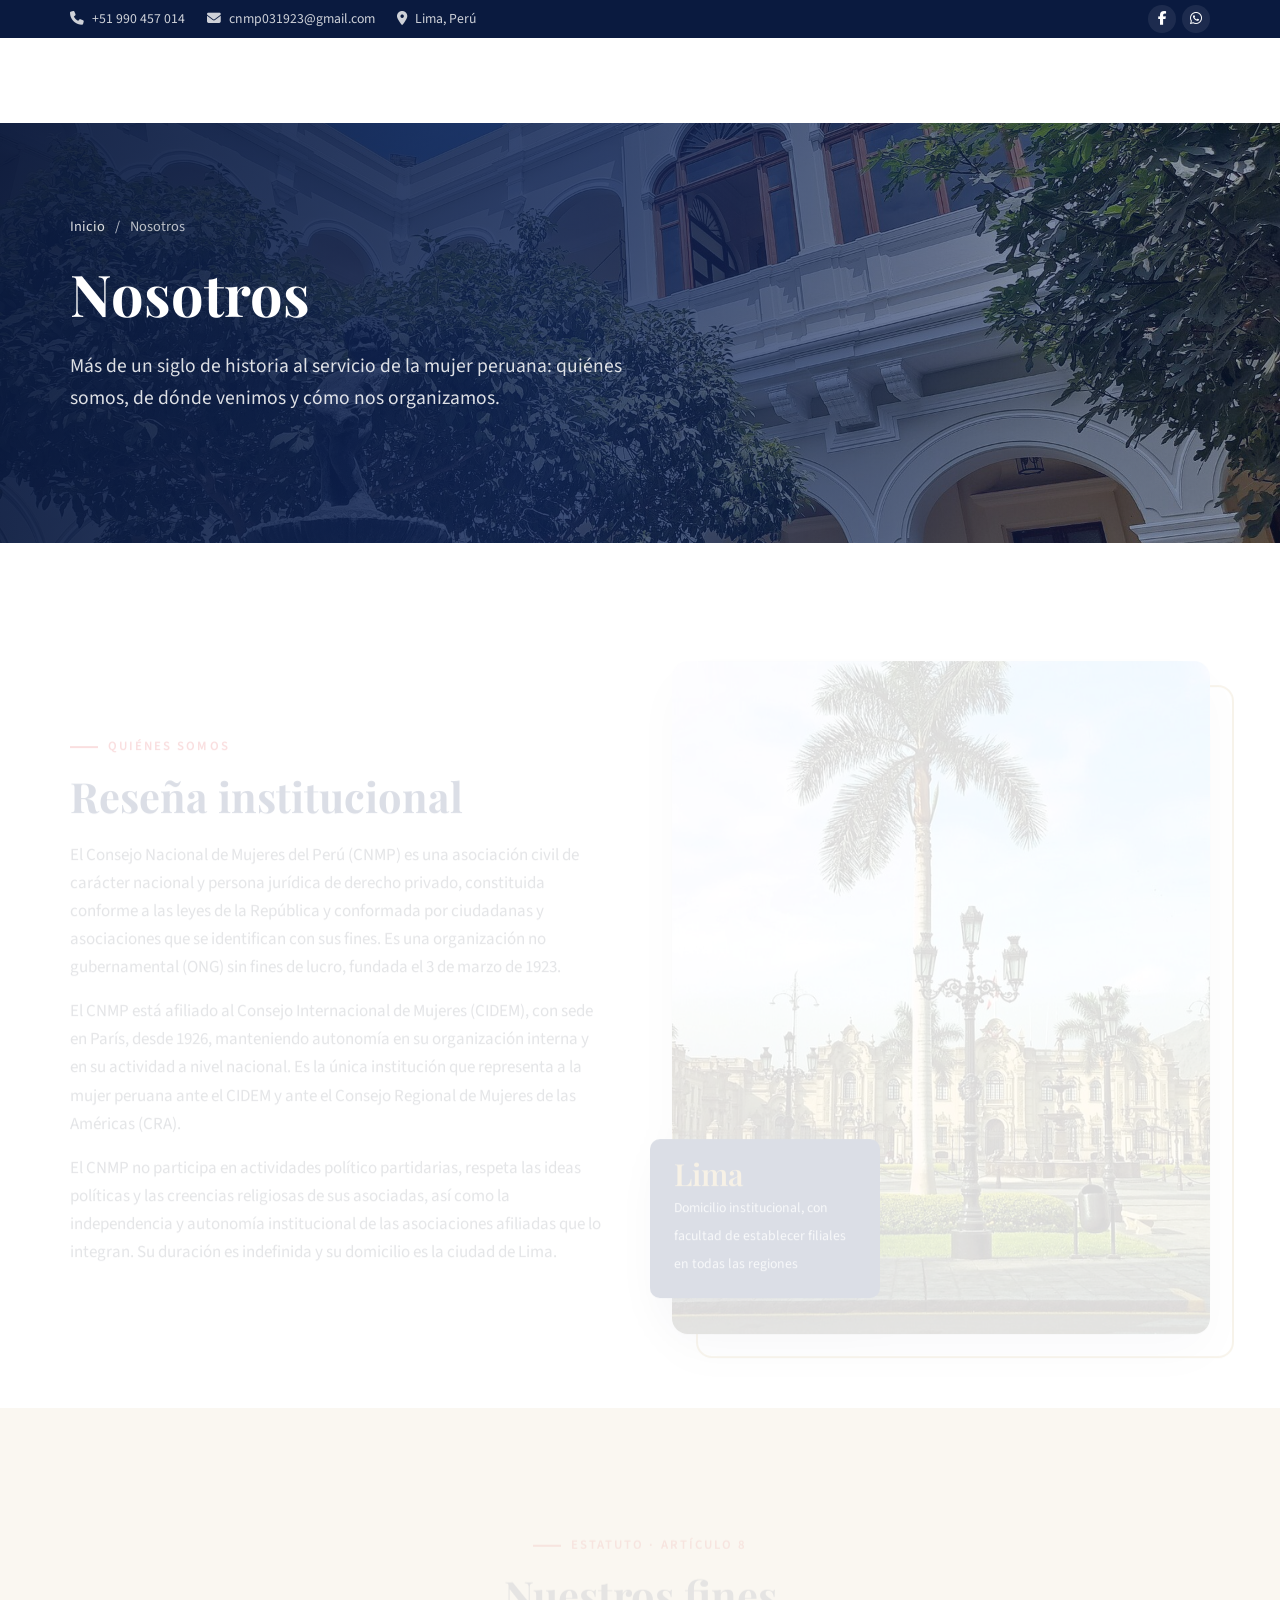
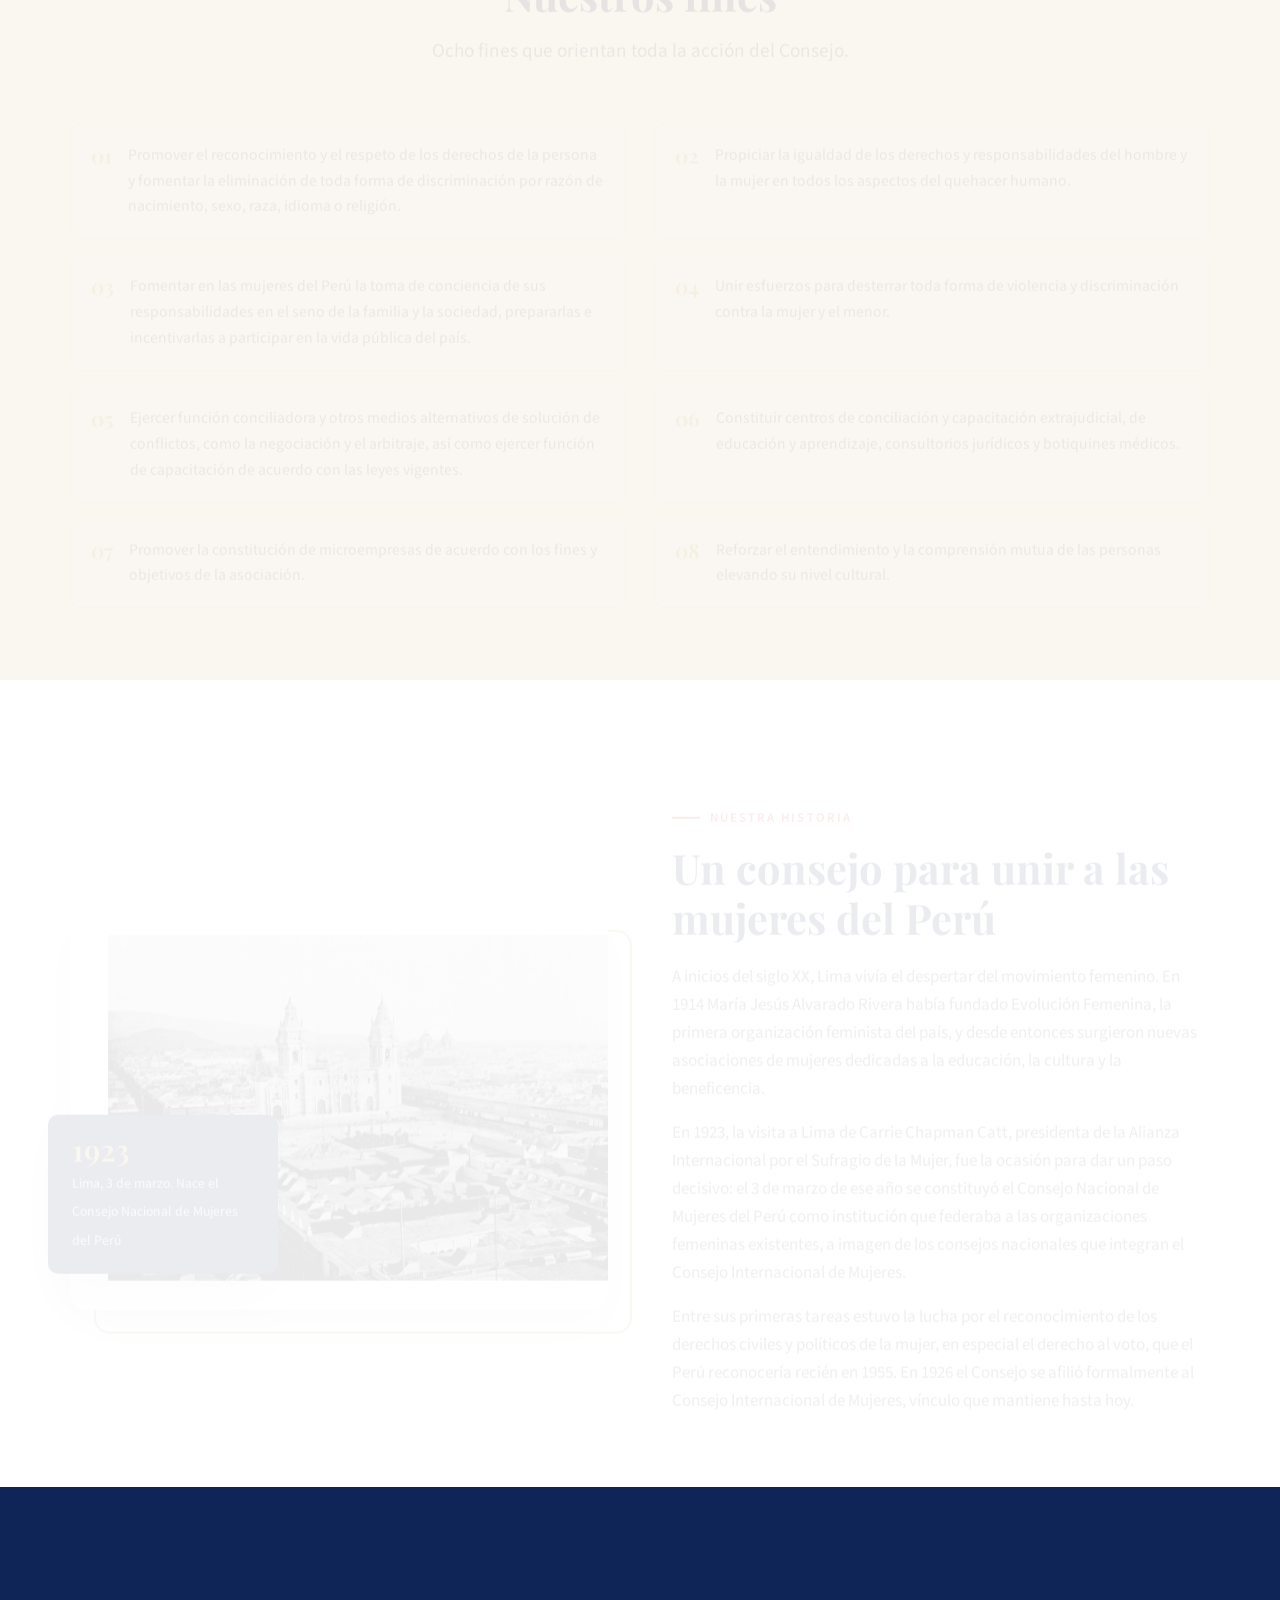
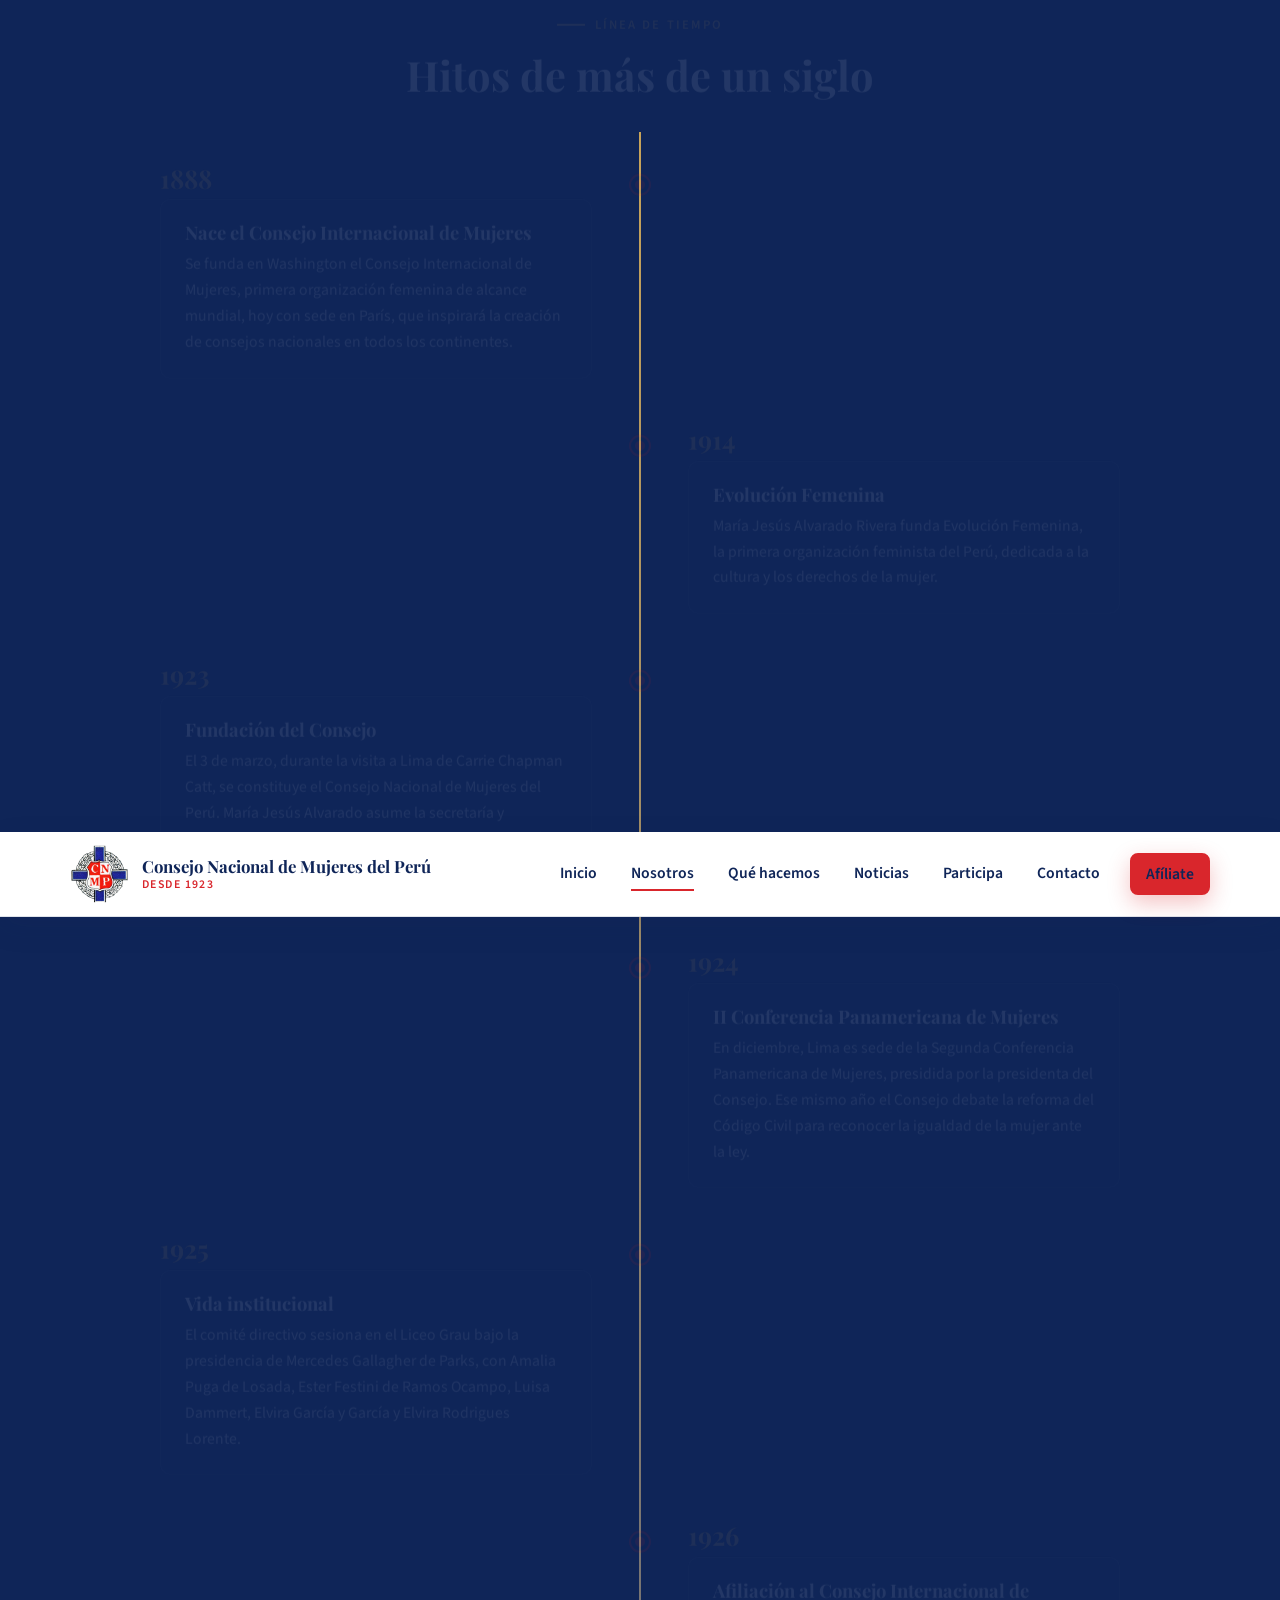
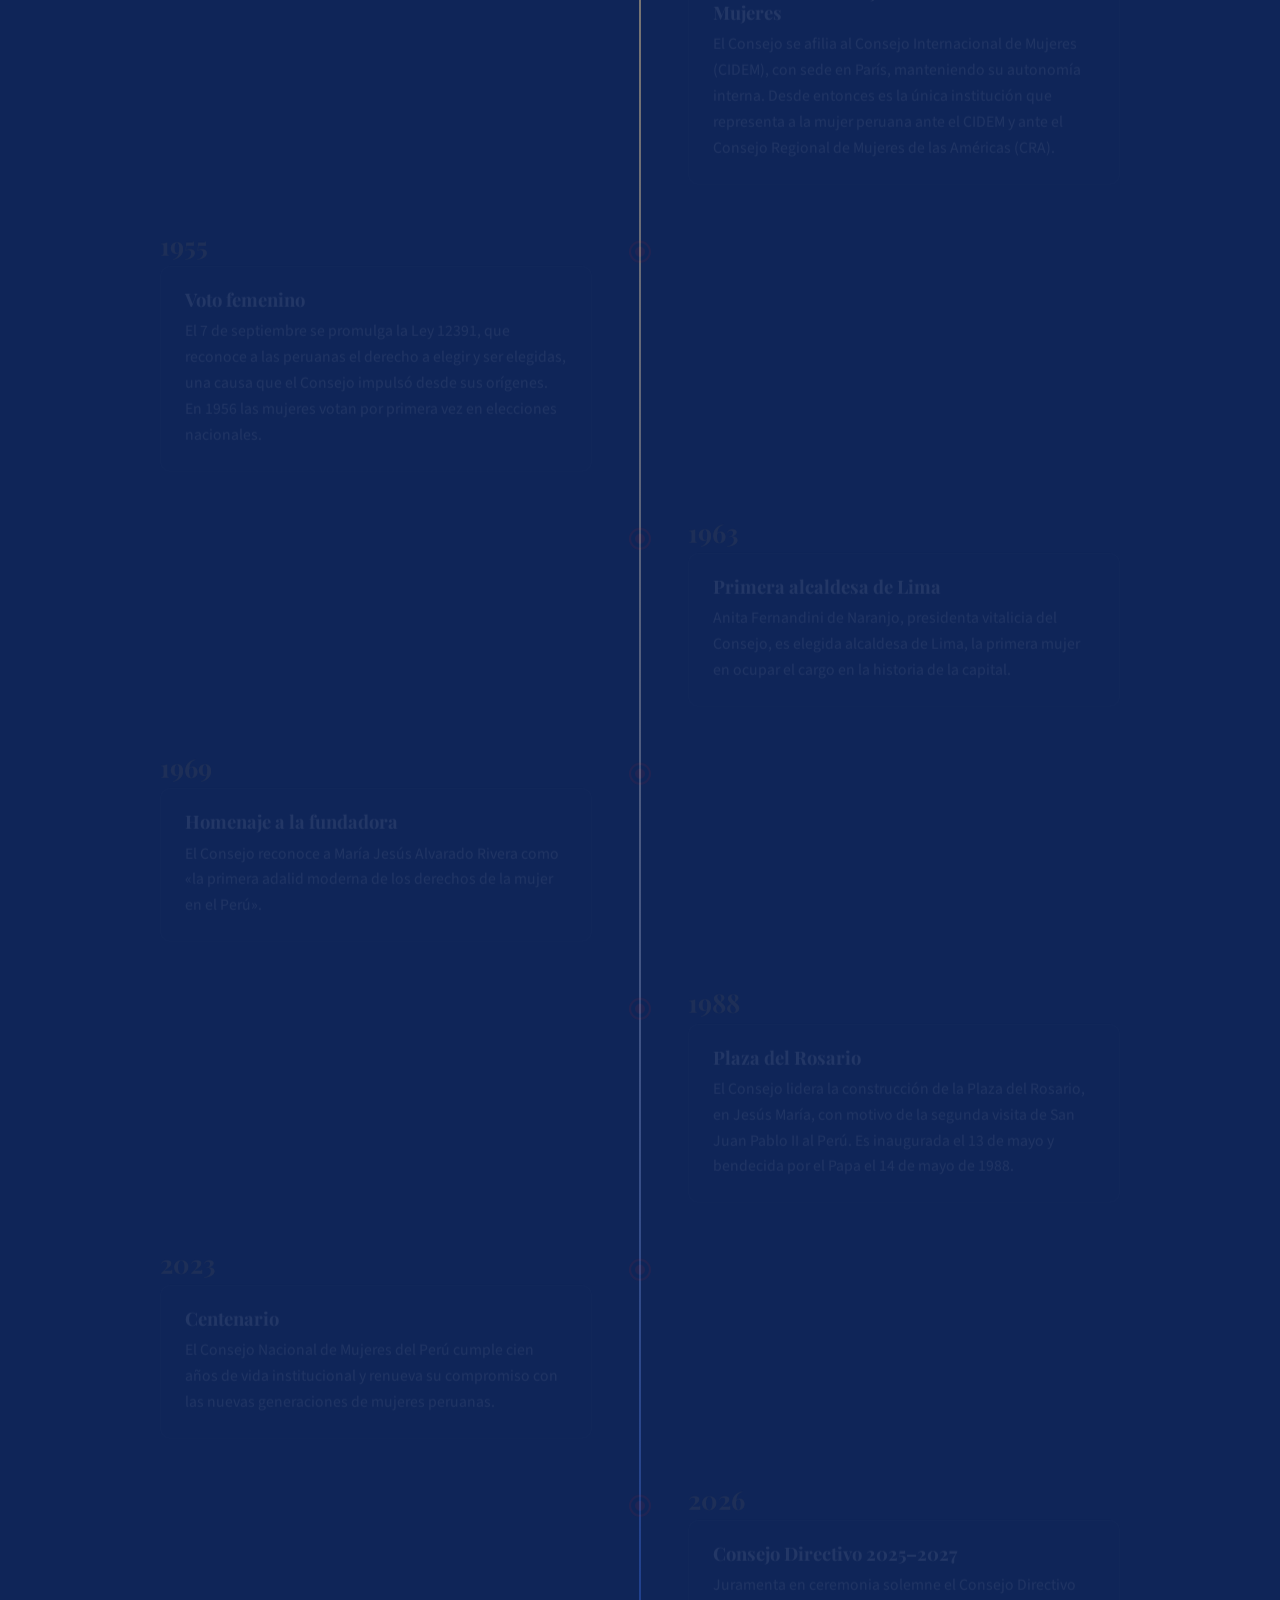
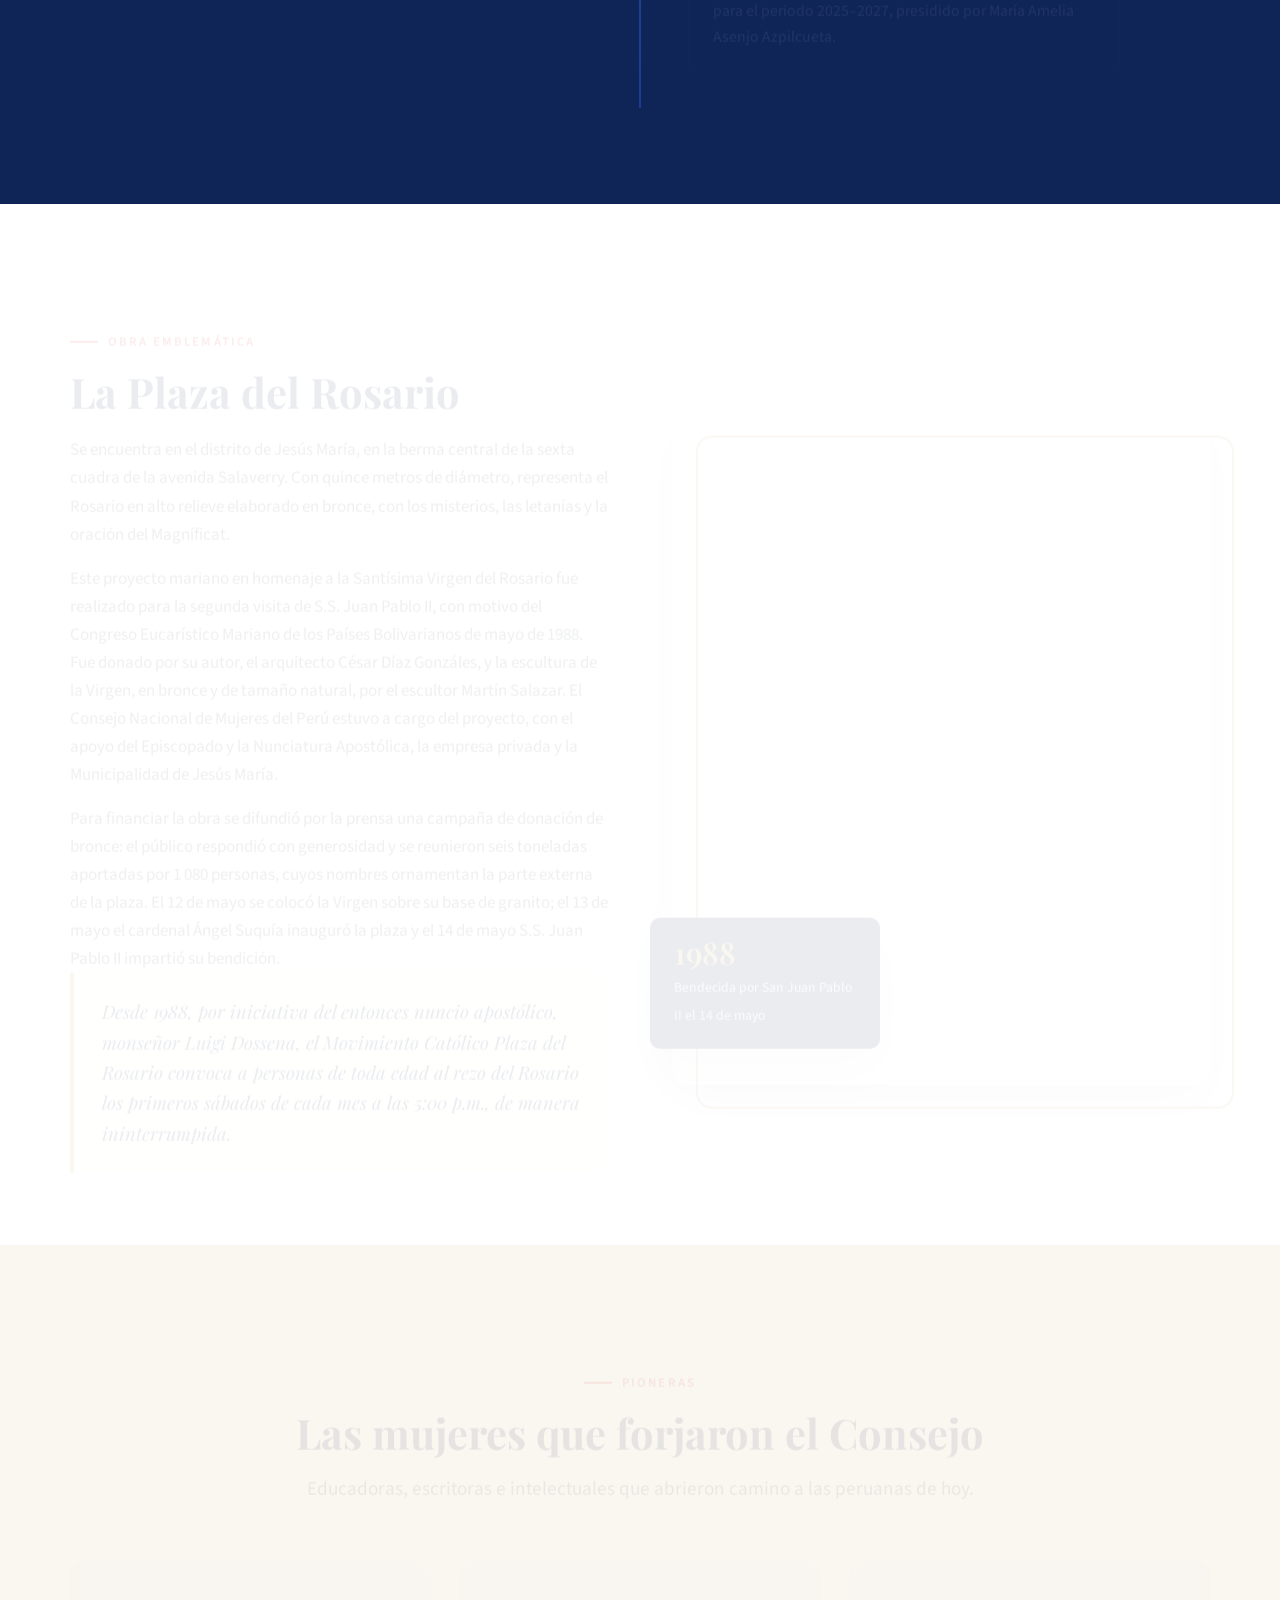
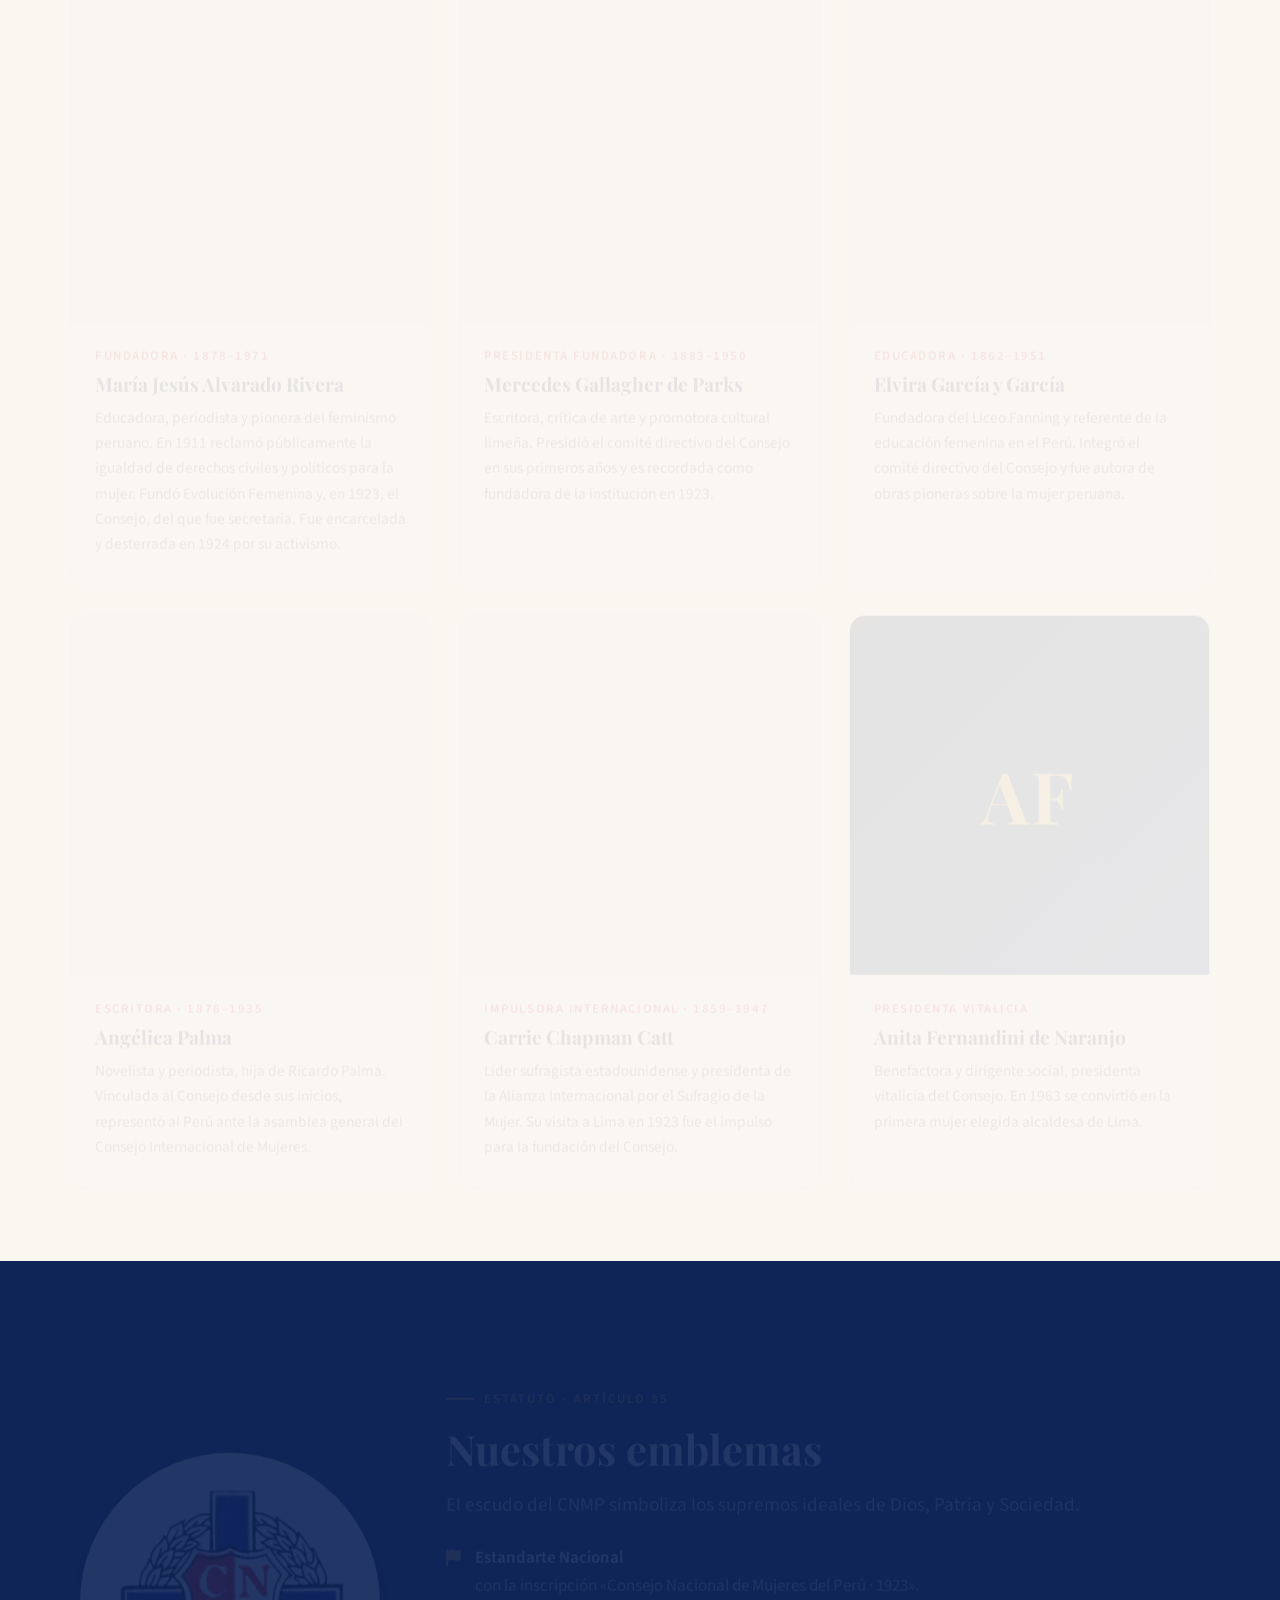
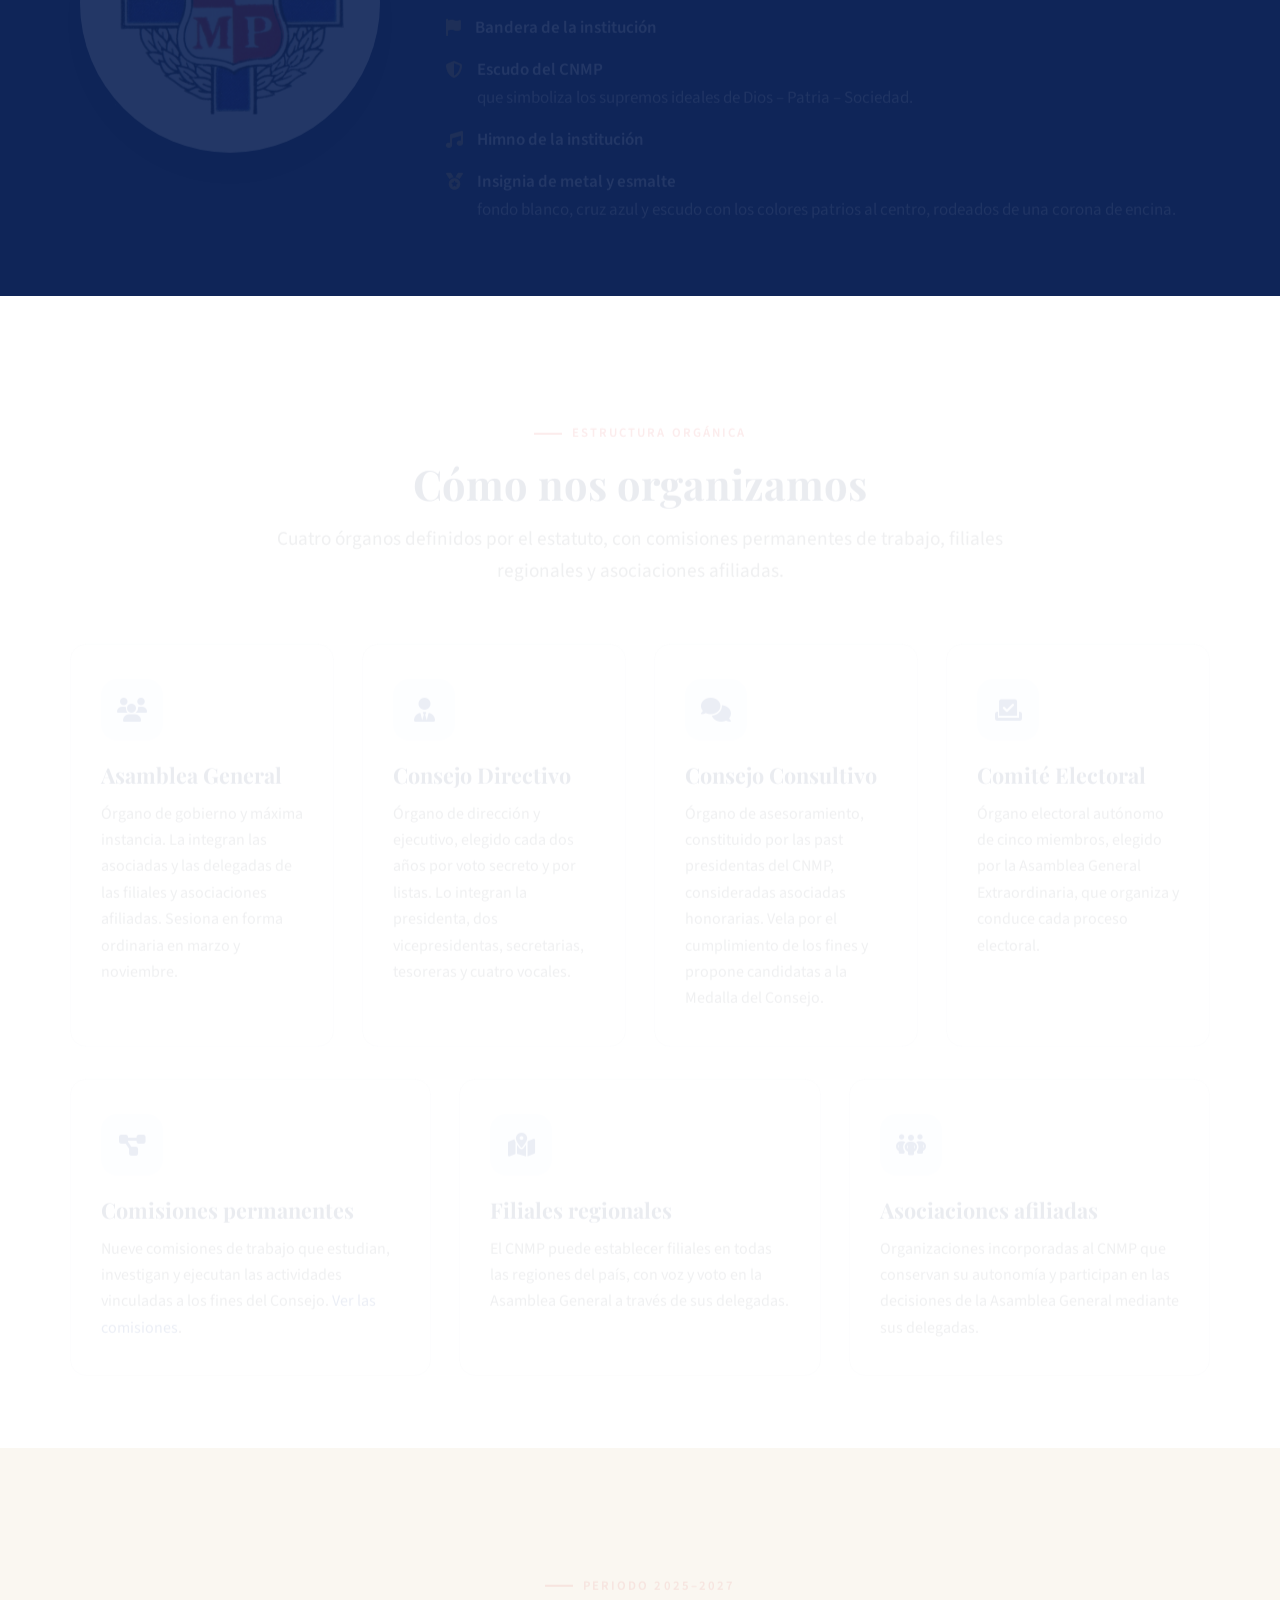
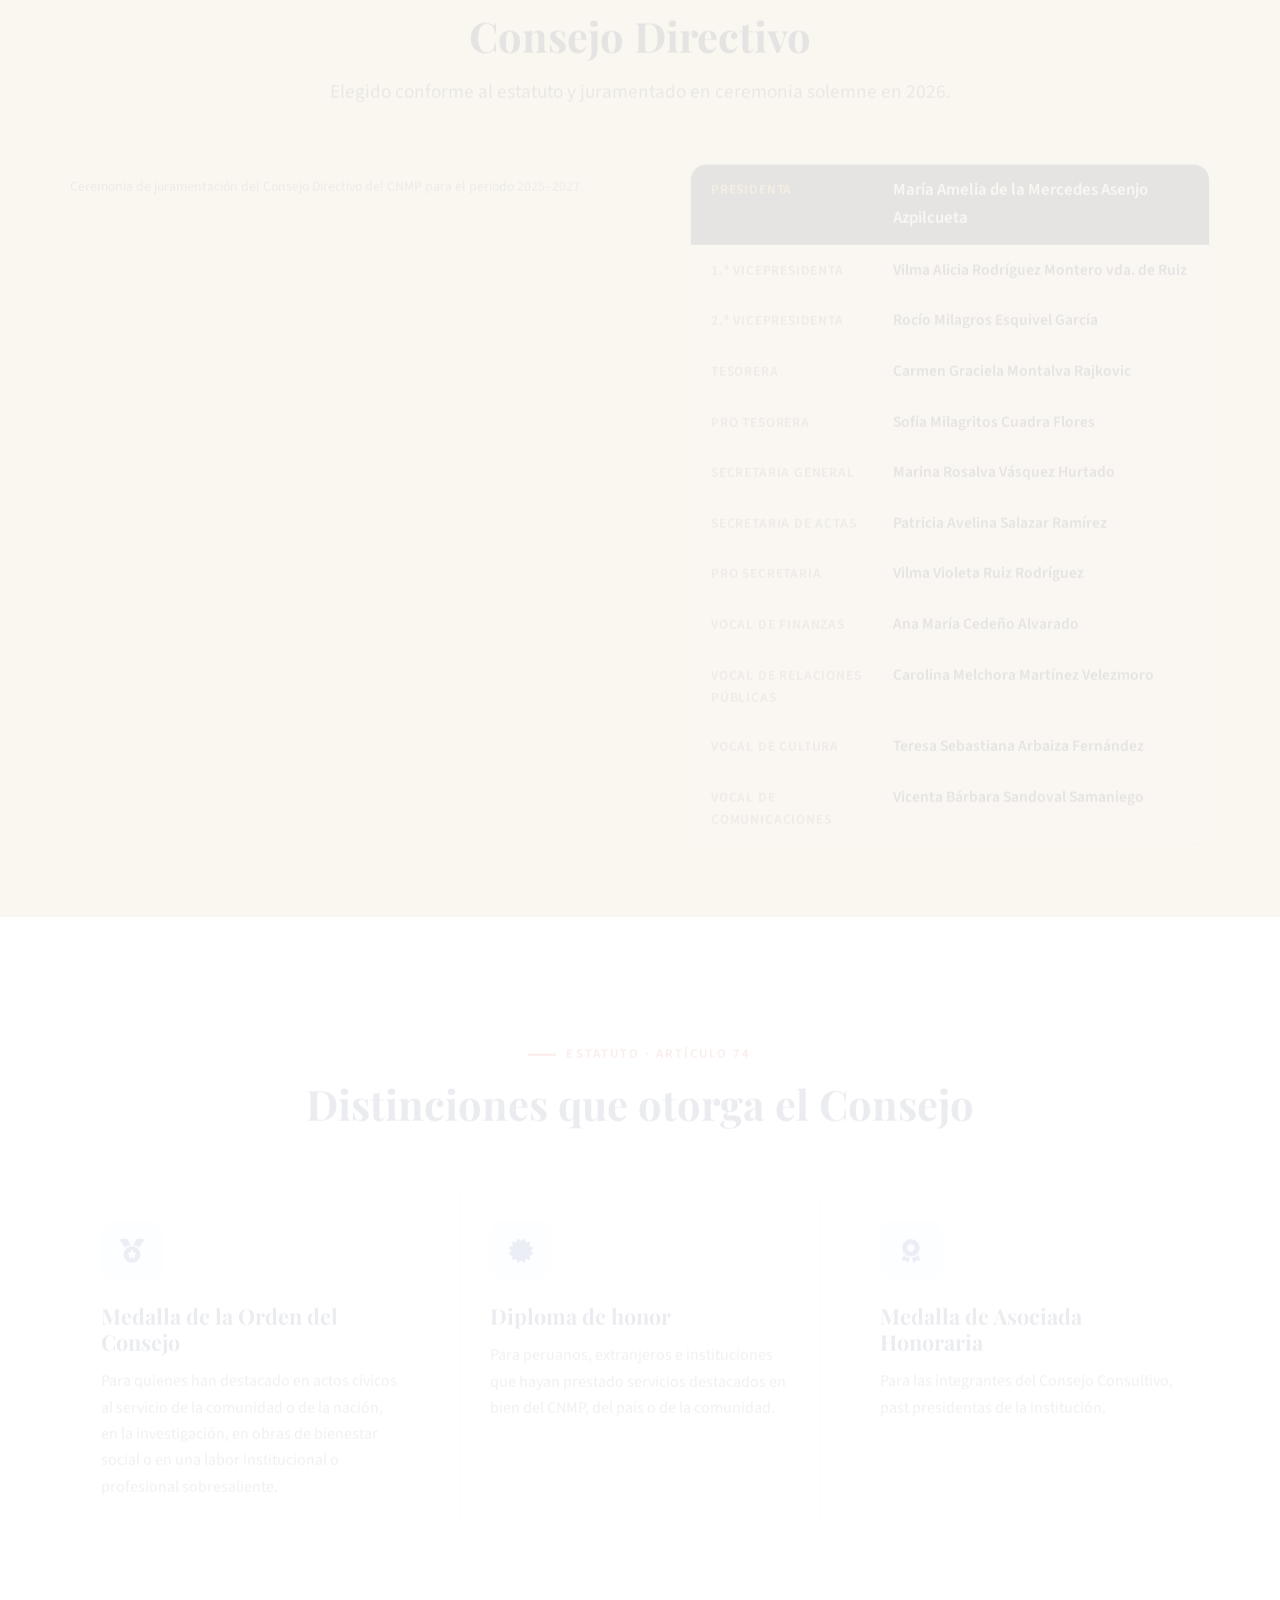
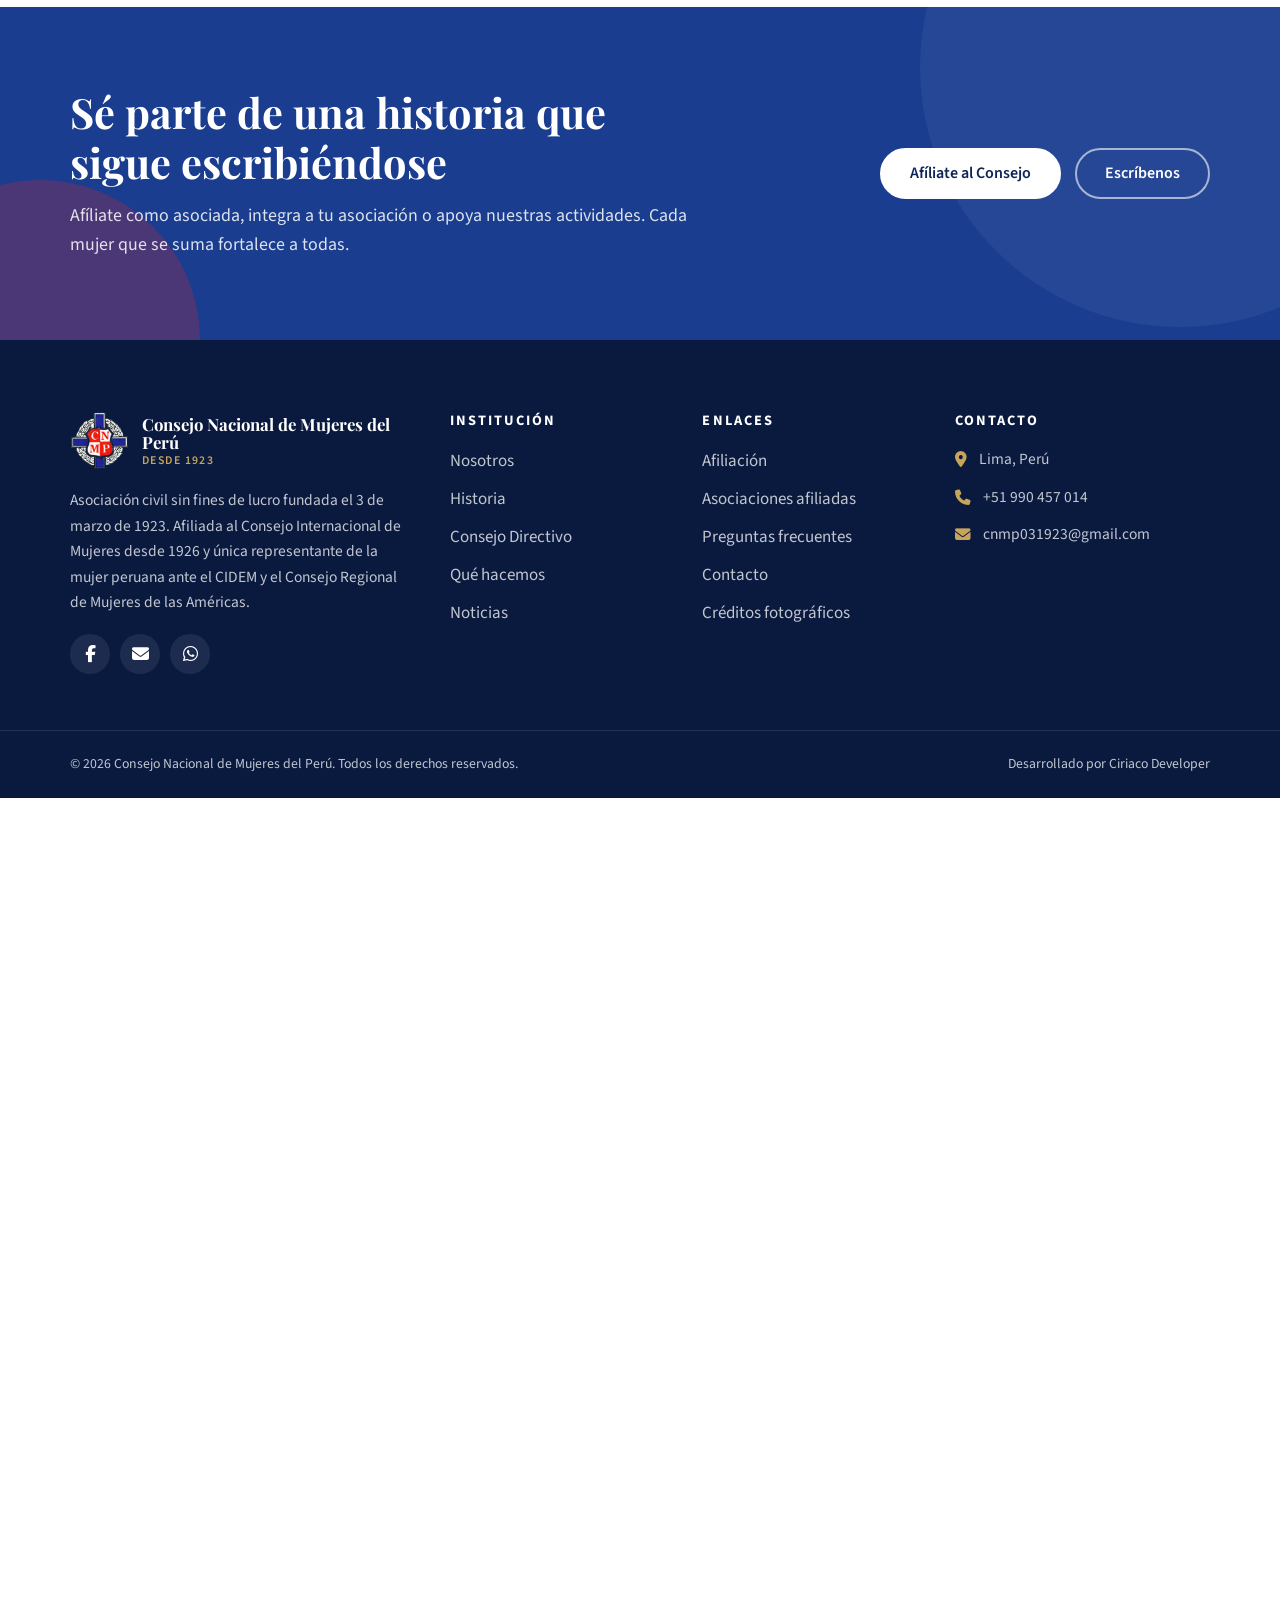
<file: historia.html>
<!DOCTYPE html>
<html lang="es">
<head>
    <meta charset="UTF-8">
    <title>Historia | Consejo Nacional de Mujeres del Perú</title>
    <meta http-equiv="refresh" content="0; url=nosotros.html#historia">
    <link rel="canonical" href="https://consejonacionaldemujeresdelperu.com/nosotros.html">
    <meta name="robots" content="noindex">
</head>
<body>
    <p>La historia del Consejo ahora está en <a href="nosotros.html#historia">Nosotros</a>.</p>
</body>
</html>
</file>
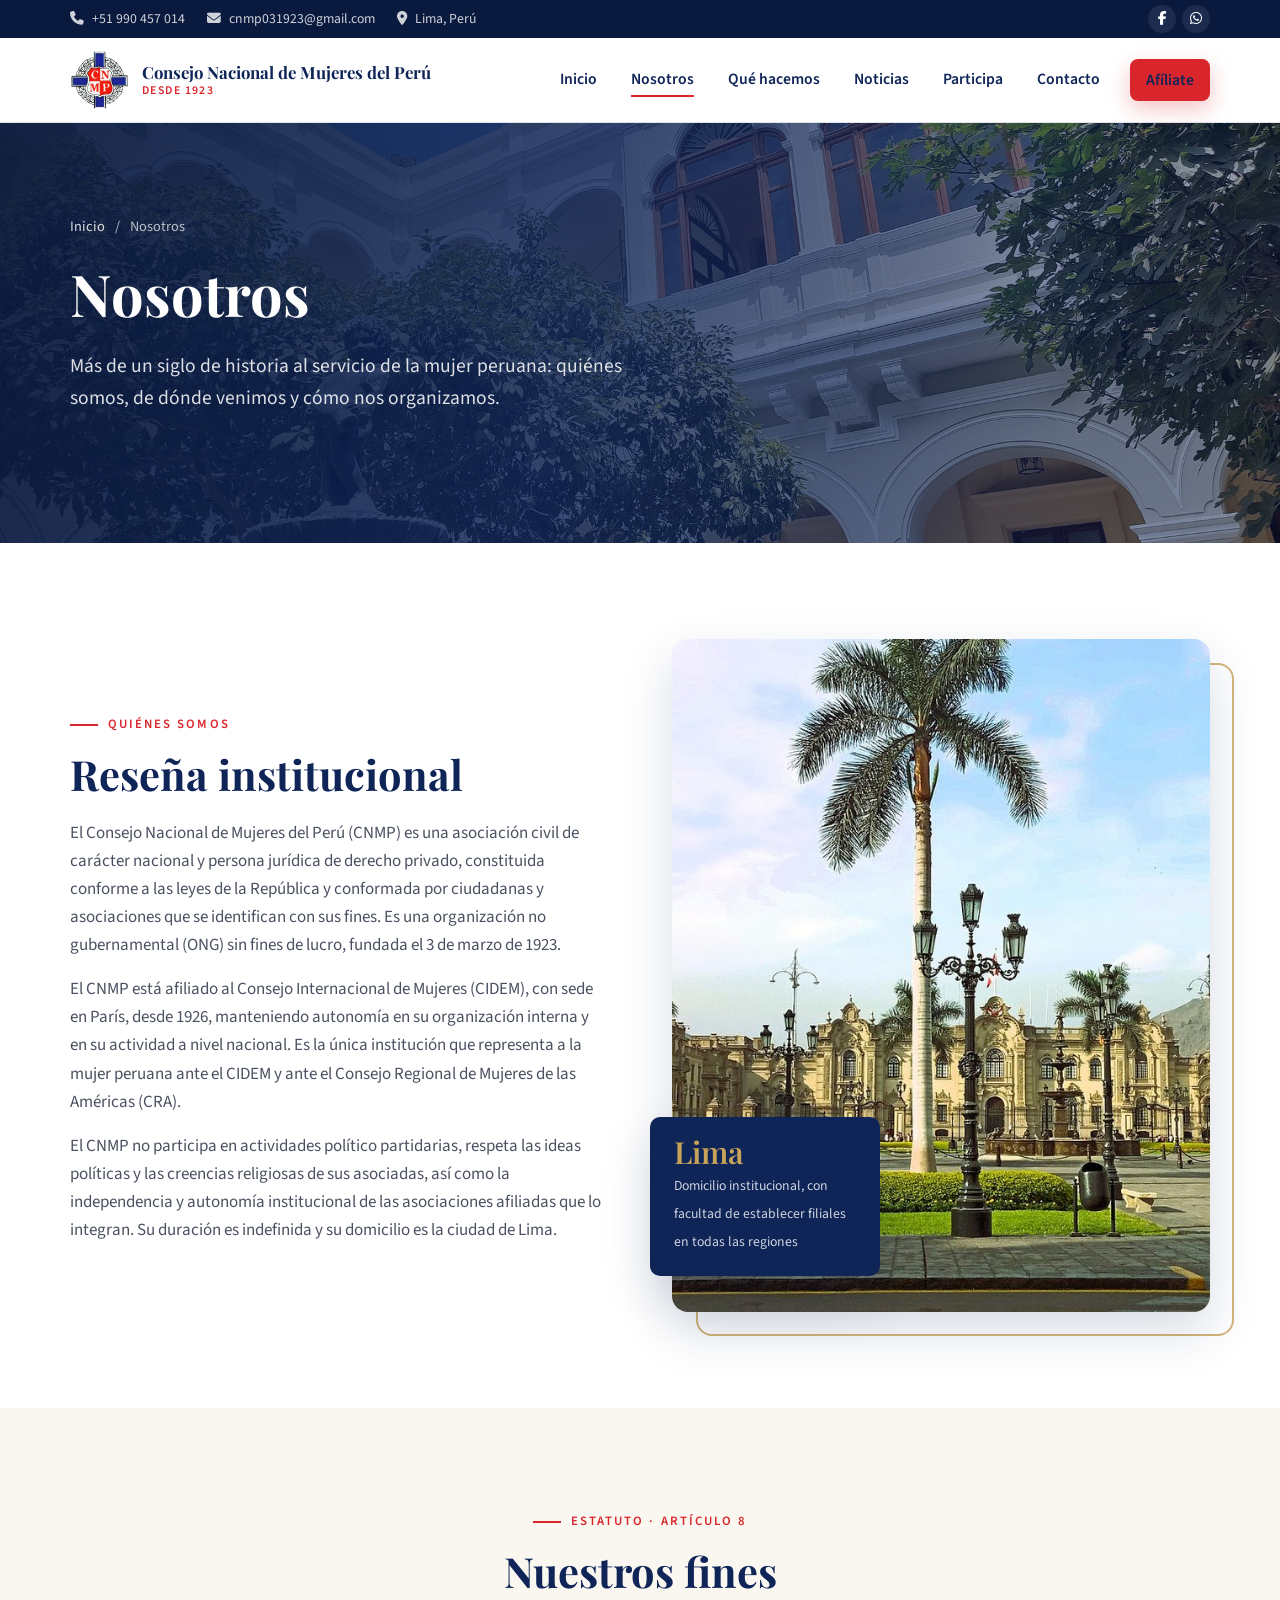
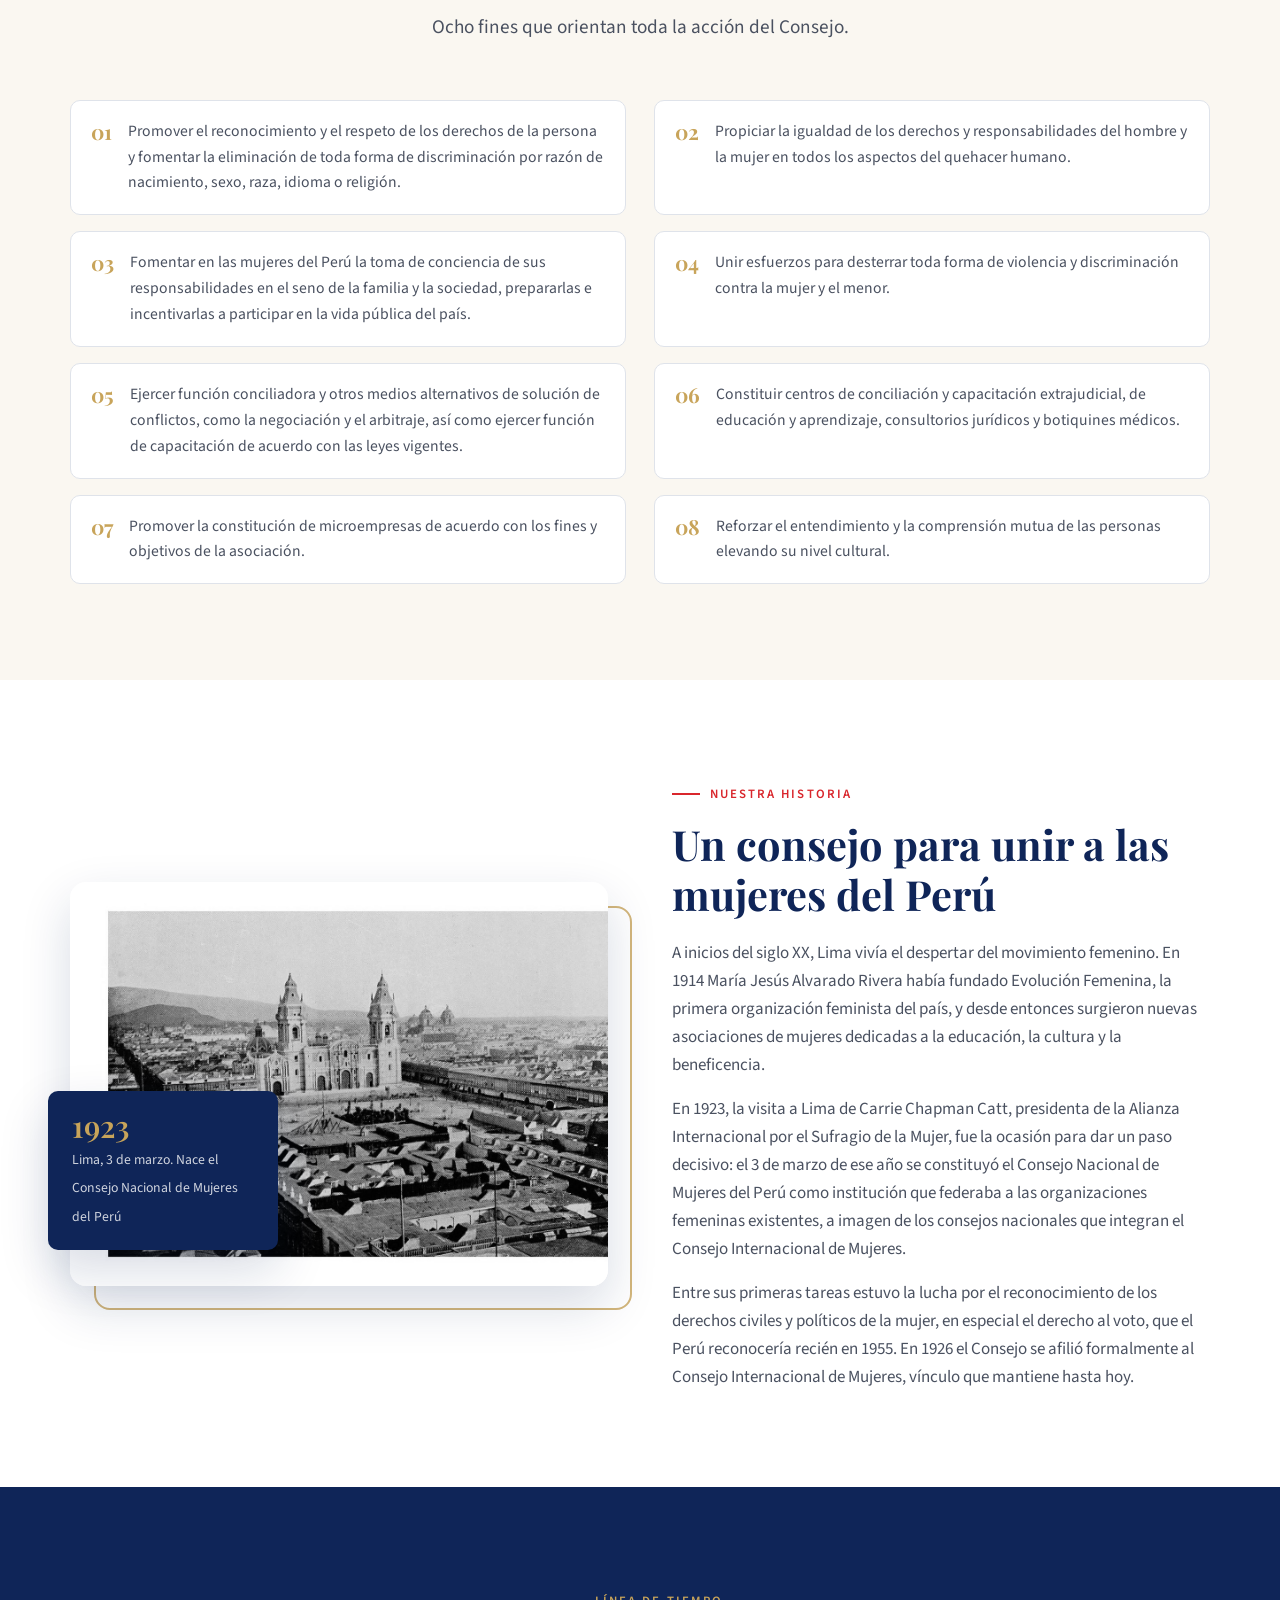
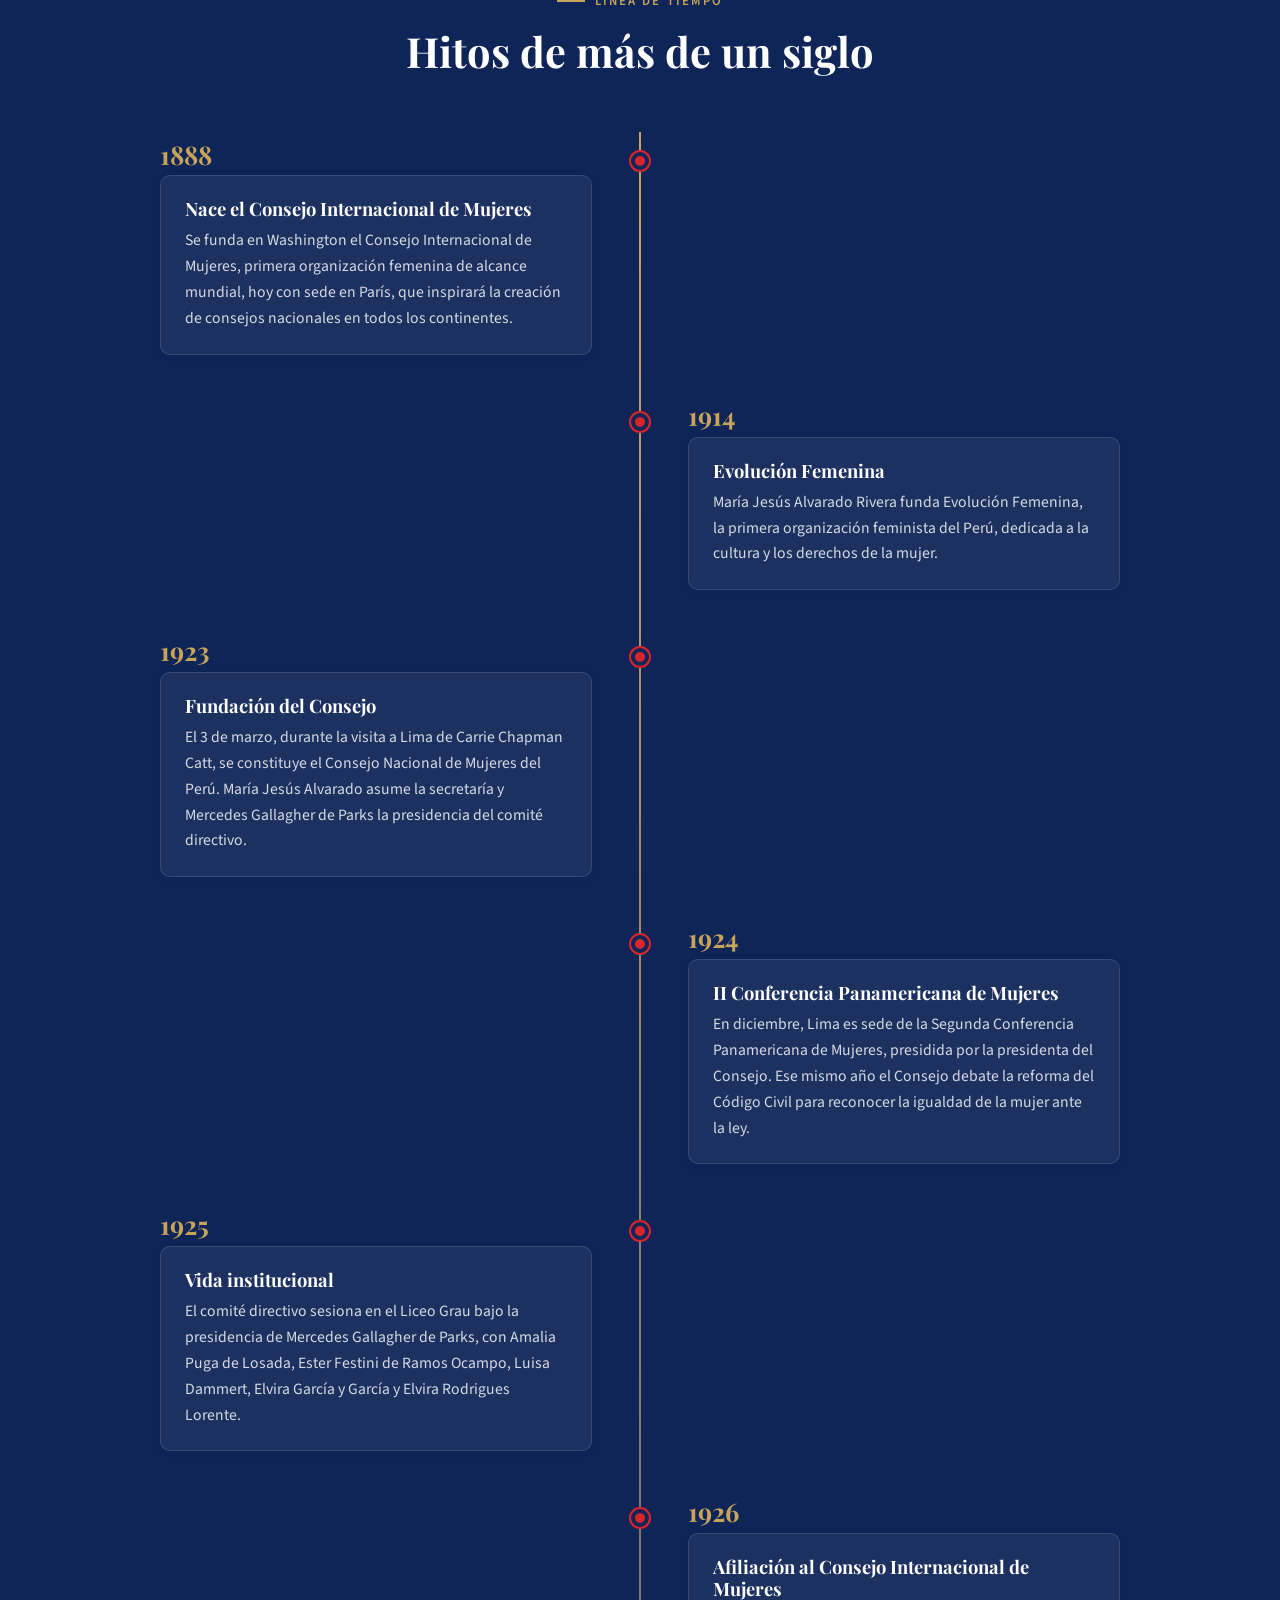
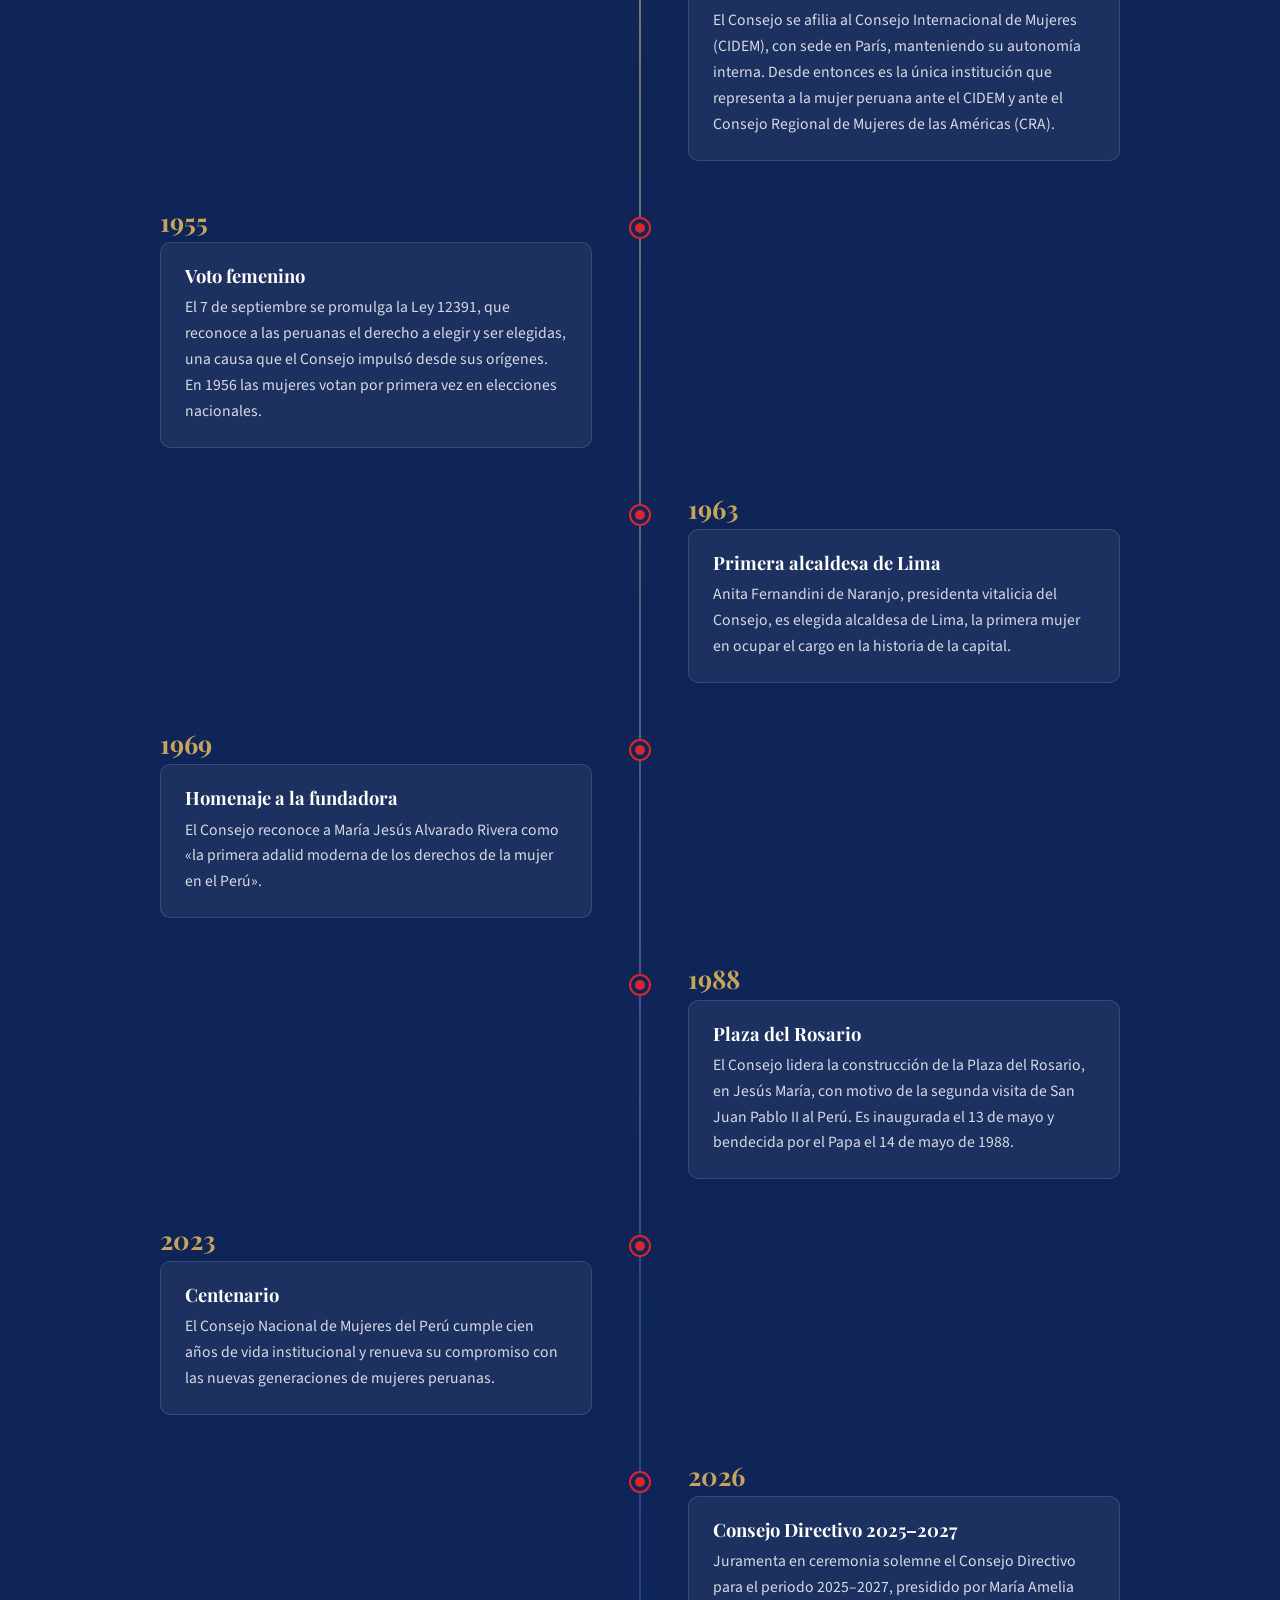
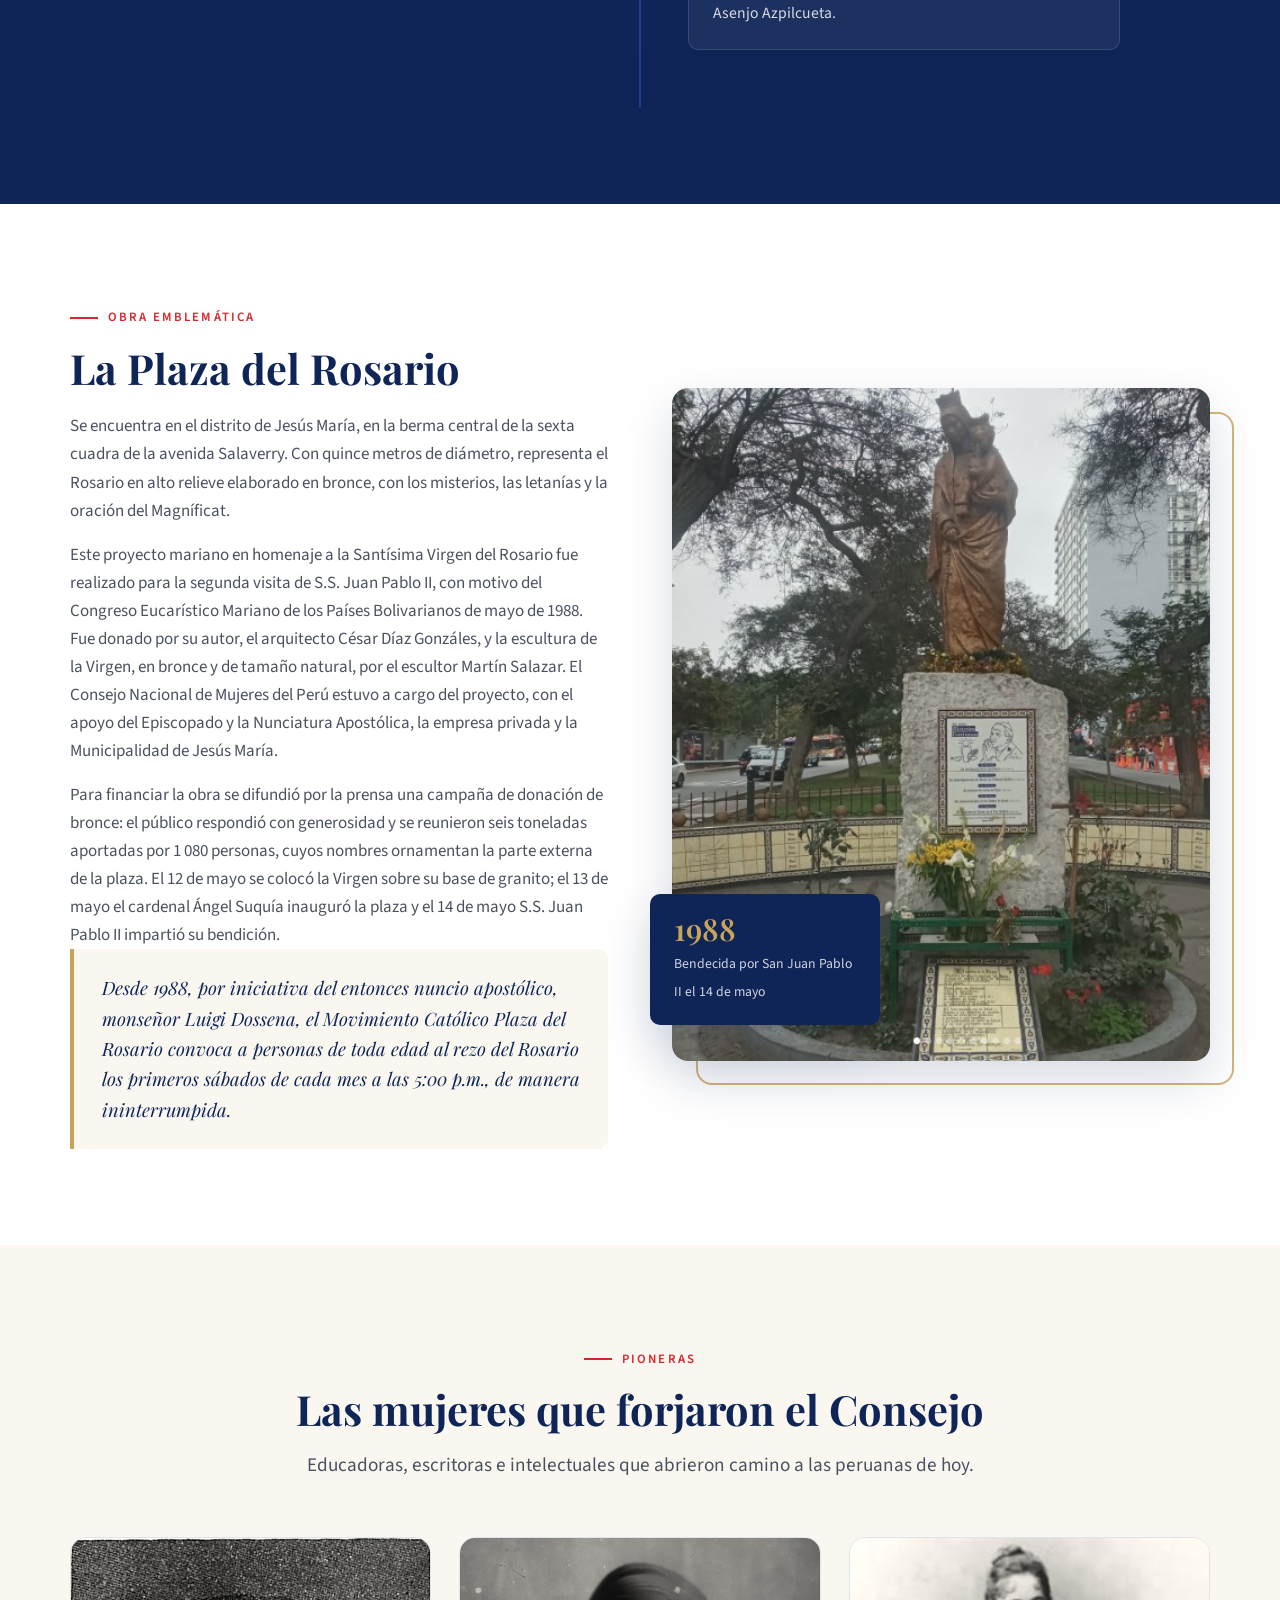
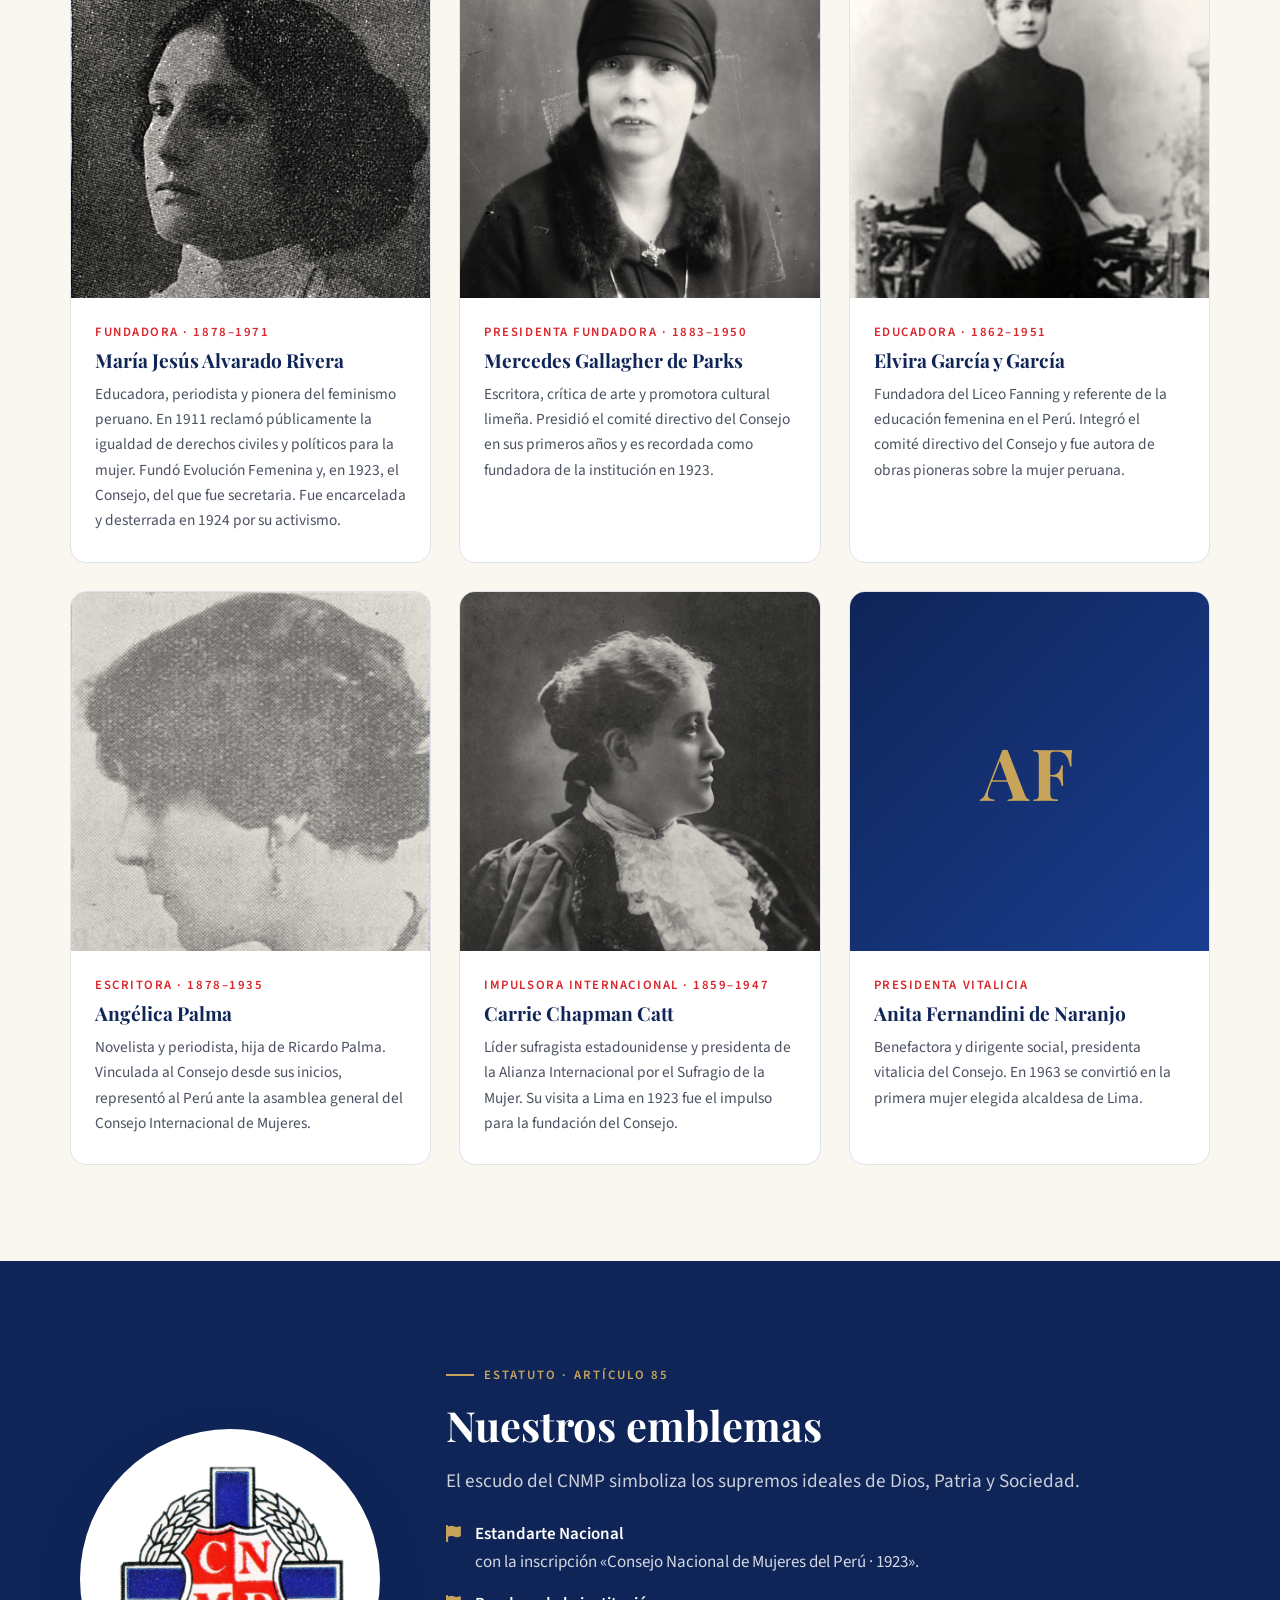
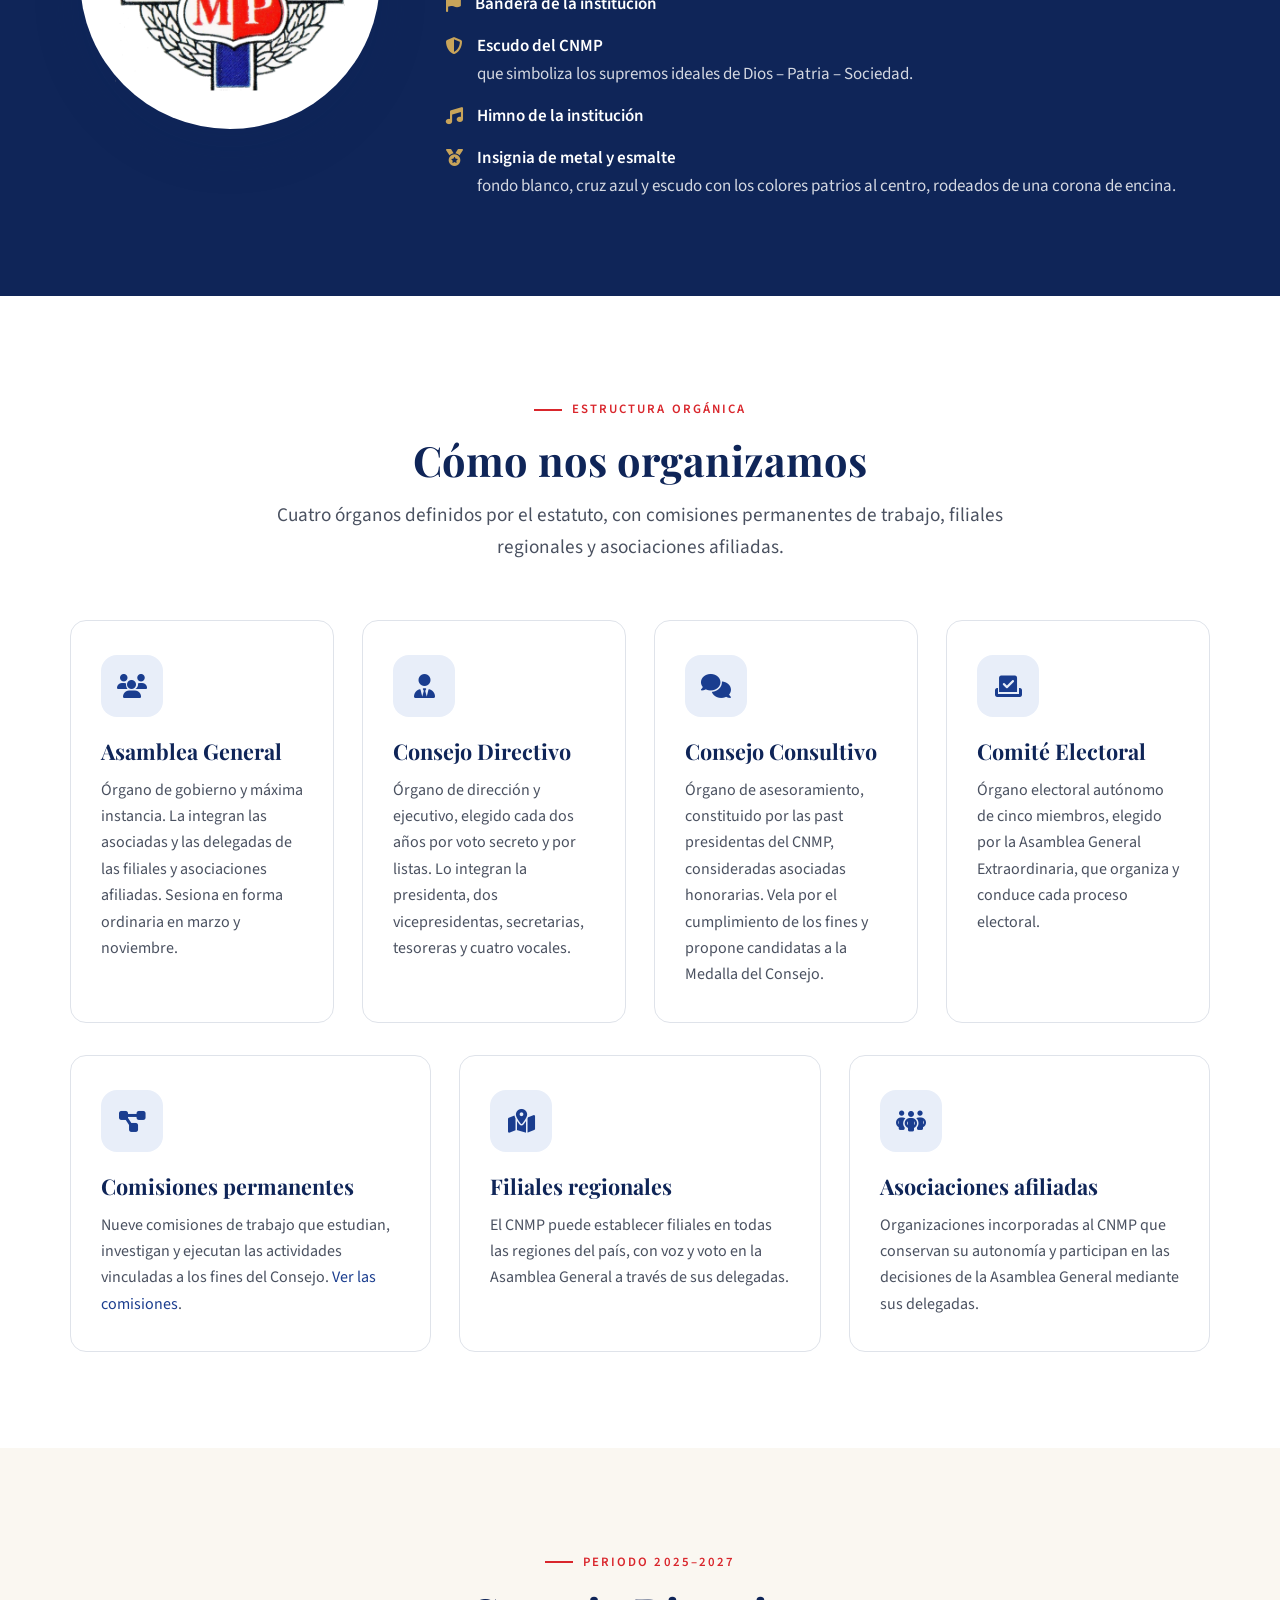
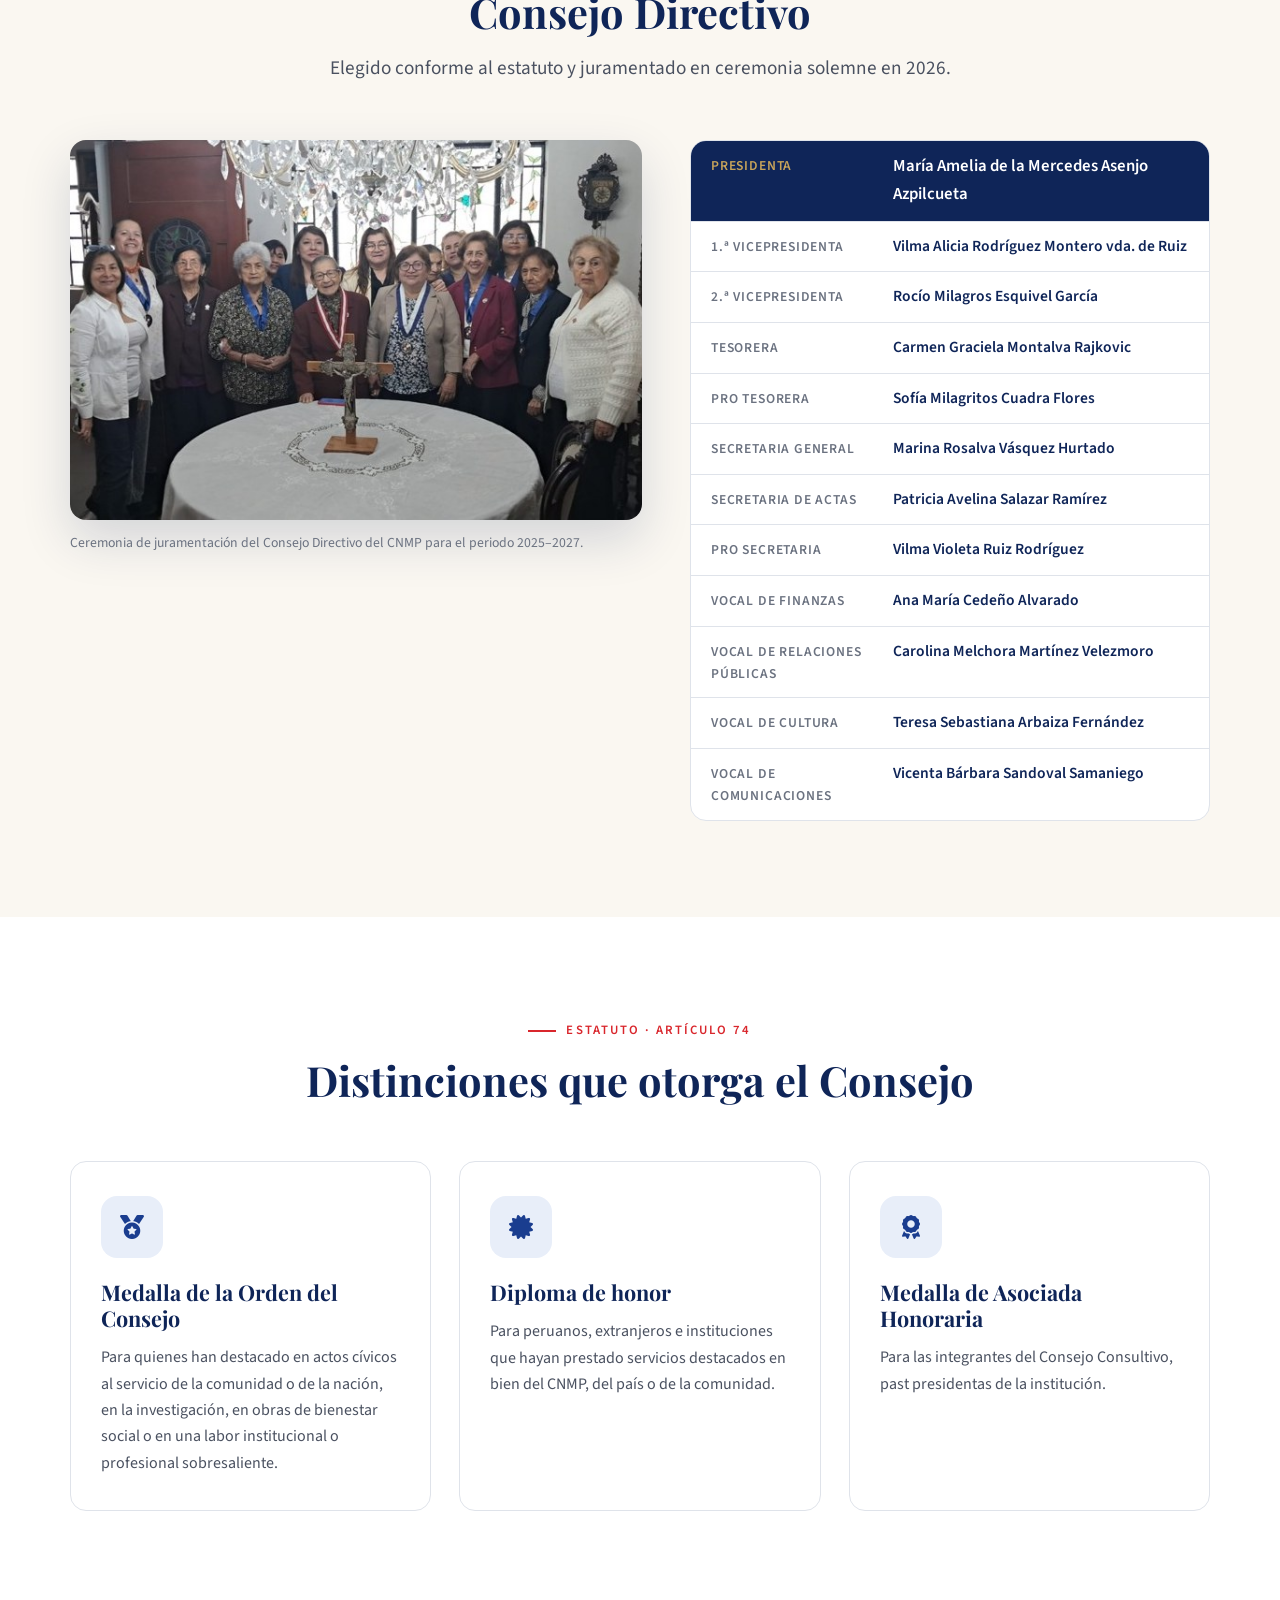
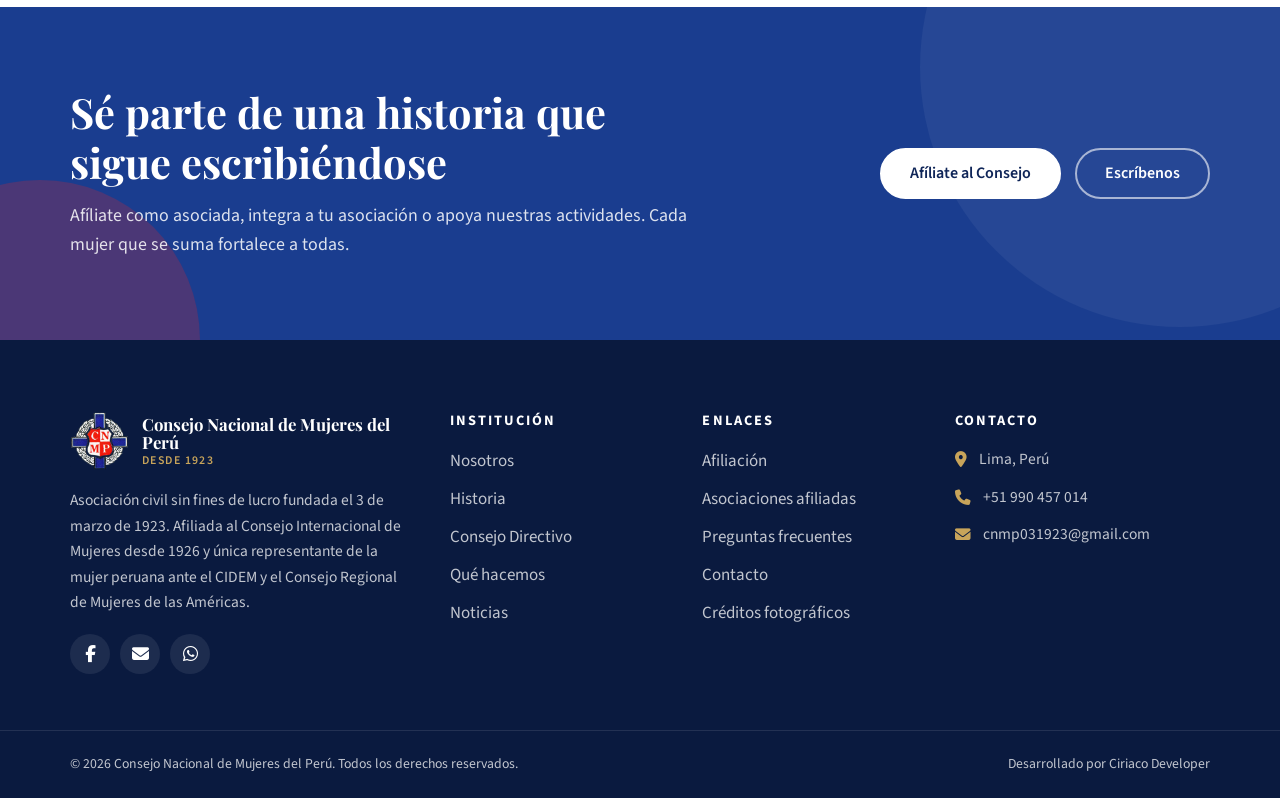
<file: nosotros.html>
<!DOCTYPE html>
<html lang="es">
<head>
    <meta charset="UTF-8">
    <meta name="viewport" content="width=device-width, initial-scale=1.0">
    <title>Nosotros e historia | Consejo Nacional de Mujeres del Perú</title>
    <meta name="description" content="Quiénes somos, fines, historia completa desde 1923, pioneras, emblemas, organización y Consejo Directivo 2025–2027 del Consejo Nacional de Mujeres del Perú.">
    <meta name="author" content="Consejo Nacional de Mujeres del Perú">
    <link rel="canonical" href="https://consejonacionaldemujeresdelperu.com/nosotros.html">
    <link rel="alternate" type="application/rss+xml" title="Noticias · Consejo Nacional de Mujeres del Perú" href="https://consejonacionaldemujeresdelperu.com/feed.xml">
    <meta name="theme-color" content="#0f2558">
    <meta property="og:title" content="Nosotros e historia | Consejo Nacional de Mujeres del Perú">
    <meta property="og:description" content="Quiénes somos, fines, historia completa desde 1923, pioneras, emblemas, organización y Consejo Directivo 2025–2027 del Consejo Nacional de Mujeres del Perú.">
    <meta property="og:type" content="website">
    <meta property="og:url" content="https://consejonacionaldemujeresdelperu.com/nosotros.html">
    <meta property="og:locale" content="es_PE">
    <meta property="og:site_name" content="Consejo Nacional de Mujeres del Perú">
    <meta property="og:image" content="https://consejonacionaldemujeresdelperu.com/img/og-image.jpg">
    <meta name="twitter:card" content="summary_large_image">
    <link rel="icon" type="image/png" sizes="32x32" href="img/favicon-32.png">
    <link rel="icon" type="image/png" sizes="64x64" href="img/favicon-64.png">
    <link rel="apple-touch-icon" href="img/apple-touch-icon.png">
    <link rel="preconnect" href="https://fonts.googleapis.com">
    <link rel="preconnect" href="https://fonts.gstatic.com" crossorigin>
    <link href="https://fonts.googleapis.com/css2?family=Playfair+Display:ital,wght@0,600;0,700;1,600&family=Source+Sans+3:wght@400;600;700&display=swap" rel="stylesheet">
    <link rel="stylesheet" href="https://cdnjs.cloudflare.com/ajax/libs/font-awesome/6.5.1/css/all.min.css">
    <link rel="stylesheet" href="css/styles.css?v=7bbe52f0">
</head>
<body>
    <a class="skip-link" href="#contenido">Ir al contenido</a>

    <div class="topbar">
        <div class="container">
            <div class="topbar__info">
                <a href="tel:+51990457014"><i class="fas fa-phone"></i><span>+51 990 457 014</span></a>
                <a href="mailto:cnmp031923@gmail.com"><i class="fas fa-envelope"></i><span>cnmp031923@gmail.com</span></a>
                <a href="contacto.html"><i class="fas fa-location-dot"></i><span>Lima, Perú</span></a>
            </div>
            <div class="topbar__social">
                <a href="https://www.facebook.com/p/Consejo-Nacional-de-Mujeres-del-Per%C3%BA-100068176325426/" target="_blank" rel="noopener noreferrer" aria-label="Facebook"><i class="fab fa-facebook-f"></i></a>
                <a href="https://wa.me/51990457014" target="_blank" rel="noopener noreferrer" aria-label="WhatsApp"><i class="fab fa-whatsapp"></i></a>
            </div>
        </div>
    </div>

    <header class="header">
        <div class="container">
            <a class="brand" href="index.html" aria-label="Consejo Nacional de Mujeres del Perú, inicio">
                <img src="img/logo-192.png" alt="Escudo del Consejo Nacional de Mujeres del Perú" width="58" height="58">
                <span class="brand__text">
                    <span class="brand__name">Consejo Nacional de Mujeres del Perú</span>
                    <span class="brand__tag">Desde 1923</span>
                </span>
            </a>
            <button class="nav-toggle" aria-label="Abrir menú" aria-expanded="false" aria-controls="menu">
                <span></span><span></span><span></span>
            </button>
            <nav class="nav" id="menu" aria-label="Principal">
                <ul class="nav__list">
                    <li><a href="index.html">Inicio</a></li>
                    <li><a href="nosotros.html">Nosotros</a></li>
                    <li><a href="que-hacemos.html">Qué hacemos</a></li>
                    <li><a href="noticias.html">Noticias</a></li>
                    <li><a href="participa.html">Participa</a></li>
                    <li><a href="contacto.html">Contacto</a></li>
                    <li class="nav__cta"><a class="btn btn--primary btn--sm" href="participa.html">Afíliate</a></li>
                </ul>
            </nav>
        </div>
    </header>

    <main id="contenido">
        <section class="hero hero--page">
            <div class="hero__bg"><img src="img/fotos/nosotros-hero.jpg" alt="" fetchpriority="high"></div>
            <div class="container">
                <div class="hero__content">
                    <nav class="breadcrumb" aria-label="Ruta"><a href="index.html">Inicio</a><span>/</span><span>Nosotros</span></nav>
                    <h1>Nosotros</h1>
                    <p>Más de un siglo de historia al servicio de la mujer peruana: quiénes somos, de dónde venimos y cómo nos organizamos.</p>
                </div>
            </div>
        </section>

        <section class="section">
            <div class="container">
                <div class="split split--reverse">
                    <div class="split__media reveal">
                        <img src="img/fotos/sede-lima.jpg" alt="Plaza Mayor de Lima, ciudad sede del Consejo" loading="lazy">
                        <div class="split__badge">
                            <strong>Lima</strong>
                            <span>Domicilio institucional, con facultad de establecer filiales en todas las regiones</span>
                        </div>
                    </div>
                    <div class="split__content reveal reveal-delay-1">
                        <span class="eyebrow">Quiénes somos</span>
                        <h2>Reseña institucional</h2>
                        <p>El Consejo Nacional de Mujeres del Perú (CNMP) es una asociación civil de carácter nacional y persona jurídica de derecho privado, constituida conforme a las leyes de la República y conformada por ciudadanas y asociaciones que se identifican con sus fines. Es una organización no gubernamental (ONG) sin fines de lucro, fundada el 3 de marzo de 1923.</p>
                        <p>El CNMP está afiliado al Consejo Internacional de Mujeres (CIDEM), con sede en París, desde 1926, manteniendo autonomía en su organización interna y en su actividad a nivel nacional. Es la única institución que representa a la mujer peruana ante el CIDEM y ante el Consejo Regional de Mujeres de las Américas (CRA).</p>
                        <p>El CNMP no participa en actividades político partidarias, respeta las ideas políticas y las creencias religiosas de sus asociadas, así como la independencia y autonomía institucional de las asociaciones afiliadas que lo integran. Su duración es indefinida y su domicilio es la ciudad de Lima.</p>
                    </div>
                </div>
            </div>
        </section>

        <section class="section section--crema" id="fines">
            <div class="container">
                <div class="section__header reveal">
                    <span class="eyebrow">Estatuto · Artículo 8</span>
                    <h2>Nuestros fines</h2>
                    <p class="lead">Ocho fines que orientan toda la acción del Consejo.</p>
                </div>
                <div class="aims">
                    <div class="aim reveal"><p>Promover el reconocimiento y el respeto de los derechos de la persona y fomentar la eliminación de toda forma de discriminación por razón de nacimiento, sexo, raza, idioma o religión.</p></div>
                    <div class="aim reveal"><p>Propiciar la igualdad de los derechos y responsabilidades del hombre y la mujer en todos los aspectos del quehacer humano.</p></div>
                    <div class="aim reveal"><p>Fomentar en las mujeres del Perú la toma de conciencia de sus responsabilidades en el seno de la familia y la sociedad, prepararlas e incentivarlas a participar en la vida pública del país.</p></div>
                    <div class="aim reveal"><p>Unir esfuerzos para desterrar toda forma de violencia y discriminación contra la mujer y el menor.</p></div>
                    <div class="aim reveal"><p>Ejercer función conciliadora y otros medios alternativos de solución de conflictos, como la negociación y el arbitraje, así como ejercer función de capacitación de acuerdo con las leyes vigentes.</p></div>
                    <div class="aim reveal"><p>Constituir centros de conciliación y capacitación extrajudicial, de educación y aprendizaje, consultorios jurídicos y botiquines médicos.</p></div>
                    <div class="aim reveal"><p>Promover la constitución de microempresas de acuerdo con los fines y objetivos de la asociación.</p></div>
                    <div class="aim reveal"><p>Reforzar el entendimiento y la comprensión mutua de las personas elevando su nivel cultural.</p></div>
                    
                </div>
            </div>
        </section>

        <section class="section" id="historia">
            <div class="container">
                <div class="split">
                    <div class="split__media split__media--wide reveal">
                        <img src="img/historia/plaza-mayor-1907.jpg" alt="Plaza Mayor de Lima en 1907" loading="lazy">
                        <div class="split__badge">
                            <strong>1923</strong>
                            <span>Lima, 3 de marzo. Nace el Consejo Nacional de Mujeres del Perú</span>
                        </div>
                    </div>
                    <div class="split__content reveal reveal-delay-1">
                        <span class="eyebrow">Nuestra historia</span>
                        <h2>Un consejo para unir a las mujeres del Perú</h2>
                        <p>A inicios del siglo XX, Lima vivía el despertar del movimiento femenino. En 1914 María Jesús Alvarado Rivera había fundado Evolución Femenina, la primera organización feminista del país, y desde entonces surgieron nuevas asociaciones de mujeres dedicadas a la educación, la cultura y la beneficencia.</p>
                        <p>En 1923, la visita a Lima de Carrie Chapman Catt, presidenta de la Alianza Internacional por el Sufragio de la Mujer, fue la ocasión para dar un paso decisivo: el 3 de marzo de ese año se constituyó el Consejo Nacional de Mujeres del Perú como institución que federaba a las organizaciones femeninas existentes, a imagen de los consejos nacionales que integran el Consejo Internacional de Mujeres.</p>
                        <p>Entre sus primeras tareas estuvo la lucha por el reconocimiento de los derechos civiles y políticos de la mujer, en especial el derecho al voto, que el Perú reconocería recién en 1955. En 1926 el Consejo se afilió formalmente al Consejo Internacional de Mujeres, vínculo que mantiene hasta hoy.</p>
                    </div>
                </div>
            </div>
        </section>

        <section class="section section--azul">
            <div class="container">
                <div class="section__header reveal">
                    <span class="eyebrow">Línea de tiempo</span>
                    <h2>Hitos de más de un siglo</h2>
                </div>
                <div class="timeline">
                    <div class="tl-item reveal"><div class="tl-item__year">1888</div><div class="tl-item__card"><h3>Nace el Consejo Internacional de Mujeres</h3><p>Se funda en Washington el Consejo Internacional de Mujeres, primera organización femenina de alcance mundial, hoy con sede en París, que inspirará la creación de consejos nacionales en todos los continentes.</p></div></div>
                    <div class="tl-item reveal"><div class="tl-item__year">1914</div><div class="tl-item__card"><h3>Evolución Femenina</h3><p>María Jesús Alvarado Rivera funda Evolución Femenina, la primera organización feminista del Perú, dedicada a la cultura y los derechos de la mujer.</p></div></div>
                    <div class="tl-item reveal"><div class="tl-item__year">1923</div><div class="tl-item__card"><h3>Fundación del Consejo</h3><p>El 3 de marzo, durante la visita a Lima de Carrie Chapman Catt, se constituye el Consejo Nacional de Mujeres del Perú. María Jesús Alvarado asume la secretaría y Mercedes Gallagher de Parks la presidencia del comité directivo.</p></div></div>
                    <div class="tl-item reveal"><div class="tl-item__year">1924</div><div class="tl-item__card"><h3>II Conferencia Panamericana de Mujeres</h3><p>En diciembre, Lima es sede de la Segunda Conferencia Panamericana de Mujeres, presidida por la presidenta del Consejo. Ese mismo año el Consejo debate la reforma del Código Civil para reconocer la igualdad de la mujer ante la ley.</p></div></div>
                    <div class="tl-item reveal"><div class="tl-item__year">1925</div><div class="tl-item__card"><h3>Vida institucional</h3><p>El comité directivo sesiona en el Liceo Grau bajo la presidencia de Mercedes Gallagher de Parks, con Amalia Puga de Losada, Ester Festini de Ramos Ocampo, Luisa Dammert, Elvira García y García y Elvira Rodrigues Lorente.</p></div></div>
                    <div class="tl-item reveal"><div class="tl-item__year">1926</div><div class="tl-item__card"><h3>Afiliación al Consejo Internacional de Mujeres</h3><p>El Consejo se afilia al Consejo Internacional de Mujeres (CIDEM), con sede en París, manteniendo su autonomía interna. Desde entonces es la única institución que representa a la mujer peruana ante el CIDEM y ante el Consejo Regional de Mujeres de las Américas (CRA).</p></div></div>
                    <div class="tl-item reveal"><div class="tl-item__year">1955</div><div class="tl-item__card"><h3>Voto femenino</h3><p>El 7 de septiembre se promulga la Ley 12391, que reconoce a las peruanas el derecho a elegir y ser elegidas, una causa que el Consejo impulsó desde sus orígenes. En 1956 las mujeres votan por primera vez en elecciones nacionales.</p></div></div>
                    <div class="tl-item reveal"><div class="tl-item__year">1963</div><div class="tl-item__card"><h3>Primera alcaldesa de Lima</h3><p>Anita Fernandini de Naranjo, presidenta vitalicia del Consejo, es elegida alcaldesa de Lima, la primera mujer en ocupar el cargo en la historia de la capital.</p></div></div>
                    <div class="tl-item reveal"><div class="tl-item__year">1969</div><div class="tl-item__card"><h3>Homenaje a la fundadora</h3><p>El Consejo reconoce a María Jesús Alvarado Rivera como «la primera adalid moderna de los derechos de la mujer en el Perú».</p></div></div>
                    <div class="tl-item reveal"><div class="tl-item__year">1988</div><div class="tl-item__card"><h3>Plaza del Rosario</h3><p>El Consejo lidera la construcción de la Plaza del Rosario, en Jesús María, con motivo de la segunda visita de San Juan Pablo II al Perú. Es inaugurada el 13 de mayo y bendecida por el Papa el 14 de mayo de 1988.</p></div></div>
                    <div class="tl-item reveal"><div class="tl-item__year">2023</div><div class="tl-item__card"><h3>Centenario</h3><p>El Consejo Nacional de Mujeres del Perú cumple cien años de vida institucional y renueva su compromiso con las nuevas generaciones de mujeres peruanas.</p></div></div>
                    <div class="tl-item reveal"><div class="tl-item__year">2026</div><div class="tl-item__card"><h3>Consejo Directivo 2025–2027</h3><p>Juramenta en ceremonia solemne el Consejo Directivo para el periodo 2025–2027, presidido por María Amelia Asenjo Azpilcueta.</p></div></div>
                    
                </div>
            </div>
        </section>

        <section class="section" id="plaza-del-rosario">
            <div class="container">
                <div class="split split--reverse">
                    <div class="split__media reveal">
                        <img src="img/fotos/plaza-del-rosario.jpg" alt="Escultura de la Virgen del Rosario en la Plaza del Rosario, Jesús María" loading="lazy">
                        <div class="split__badge">
                            <strong>1988</strong>
                            <span>Bendecida por San Juan Pablo II el 14 de mayo</span>
                        </div>
                    </div>
                    <div class="split__content reveal reveal-delay-1">
                        <span class="eyebrow">Obra emblemática</span>
                        <h2>La Plaza del Rosario</h2>
                        <p>Se encuentra en el distrito de Jesús María, en la berma central de la sexta cuadra de la avenida Salaverry. Con quince metros de diámetro, representa el Rosario en alto relieve elaborado en bronce, con los misterios, las letanías y la oración del Magníficat.</p>
                        <p>Este proyecto mariano en homenaje a la Santísima Virgen del Rosario fue realizado para la segunda visita de S.S. Juan Pablo II, con motivo del Congreso Eucarístico Mariano de los Países Bolivarianos de mayo de 1988. Fue donado por su autor, el arquitecto César Díaz Gonzáles, y la escultura de la Virgen, en bronce y de tamaño natural, por el escultor Martín Salazar. El Consejo Nacional de Mujeres del Perú estuvo a cargo del proyecto, con el apoyo del Episcopado y la Nunciatura Apostólica, la empresa privada y la Municipalidad de Jesús María.</p>
                        <p>Para financiar la obra se difundió por la prensa una campaña de donación de bronce: el público respondió con generosidad y se reunieron seis toneladas aportadas por 1 080 personas, cuyos nombres ornamentan la parte externa de la plaza. El 12 de mayo se colocó la Virgen sobre su base de granito; el 13 de mayo el cardenal Ángel Suquía inauguró la plaza y el 14 de mayo S.S. Juan Pablo II impartió su bendición.</p>
                        <div class="quote-box">Desde 1988, por iniciativa del entonces nuncio apostólico, monseñor Luigi Dossena, el Movimiento Católico Plaza del Rosario convoca a personas de toda edad al rezo del Rosario los primeros sábados de cada mes a las 5:00 p.m., de manera ininterrumpida.</div>
                    </div>
                </div>
            </div>
        </section>

        <section class="section section--crema" id="pioneras">
            <div class="container">
                <div class="section__header reveal">
                    <span class="eyebrow">Pioneras</span>
                    <h2>Las mujeres que forjaron el Consejo</h2>
                    <p class="lead">Educadoras, escritoras e intelectuales que abrieron camino a las peruanas de hoy.</p>
                </div>
                <div class="people">
                    <article class="person reveal">
                        <div class="person__img"><img src="img/historia/maria-jesus-alvarado.jpg" alt="Retrato de María Jesús Alvarado Rivera" loading="lazy"></div>
                        <div class="person__body">
                            <div class="person__role">Fundadora · 1878–1971</div>
                            <h3>María Jesús Alvarado Rivera</h3>
                            <p>Educadora, periodista y pionera del feminismo peruano. En 1911 reclamó públicamente la igualdad de derechos civiles y políticos para la mujer. Fundó Evolución Femenina y, en 1923, el Consejo, del que fue secretaria. Fue encarcelada y desterrada en 1924 por su activismo.</p>
                        </div>
                    </article>
                    <article class="person reveal">
                        <div class="person__img"><img src="img/historia/mercedes-gallagher.jpg" alt="Retrato de Mercedes Gallagher de Parks" loading="lazy"></div>
                        <div class="person__body">
                            <div class="person__role">Presidenta fundadora · 1883–1950</div>
                            <h3>Mercedes Gallagher de Parks</h3>
                            <p>Escritora, crítica de arte y promotora cultural limeña. Presidió el comité directivo del Consejo en sus primeros años y es recordada como fundadora de la institución en 1923.</p>
                        </div>
                    </article>
                    <article class="person reveal">
                        <div class="person__img"><img src="img/historia/elvira-garcia.jpg" alt="Retrato de Elvira García y García" loading="lazy"></div>
                        <div class="person__body">
                            <div class="person__role">Educadora · 1862–1951</div>
                            <h3>Elvira García y García</h3>
                            <p>Fundadora del Liceo Fanning y referente de la educación femenina en el Perú. Integró el comité directivo del Consejo y fue autora de obras pioneras sobre la mujer peruana.</p>
                        </div>
                    </article>
                    <article class="person reveal">
                        <div class="person__img"><img src="img/historia/angelica-palma.jpg" alt="Retrato de Angélica Palma" loading="lazy"></div>
                        <div class="person__body">
                            <div class="person__role">Escritora · 1878–1935</div>
                            <h3>Angélica Palma</h3>
                            <p>Novelista y periodista, hija de Ricardo Palma. Vinculada al Consejo desde sus inicios, representó al Perú ante la asamblea general del Consejo Internacional de Mujeres.</p>
                        </div>
                    </article>
                    <article class="person reveal">
                        <div class="person__img"><img src="img/historia/carrie-chapman-catt.jpg" alt="Retrato de Carrie Chapman Catt" loading="lazy"></div>
                        <div class="person__body">
                            <div class="person__role">Impulsora internacional · 1859–1947</div>
                            <h3>Carrie Chapman Catt</h3>
                            <p>Líder sufragista estadounidense y presidenta de la Alianza Internacional por el Sufragio de la Mujer. Su visita a Lima en 1923 fue el impulso para la fundación del Consejo.</p>
                        </div>
                    </article>
                    <article class="person reveal">
                        <div class="person__img person__img--mono" aria-hidden="true"><span>AF</span></div>
                        <div class="person__body">
                            <div class="person__role">Presidenta vitalicia</div>
                            <h3>Anita Fernandini de Naranjo</h3>
                            <p>Benefactora y dirigente social, presidenta vitalicia del Consejo. En 1963 se convirtió en la primera mujer elegida alcaldesa de Lima.</p>
                        </div>
                    </article>
                </div>
            </div>
        </section>

        <section class="section section--azul" id="emblemas">
            <div class="container">
                <div class="emblem">
                    <div class="emblem__logo reveal"><img src="img/logo-512.png" alt="Escudo del Consejo Nacional de Mujeres del Perú"></div>
                    <div class="reveal reveal-delay-1">
                        <span class="eyebrow">Estatuto · Artículo 85</span>
                        <h2>Nuestros emblemas</h2>
                        <p class="lead">El escudo del CNMP simboliza los supremos ideales de Dios, Patria y Sociedad.</p>
                        <ul class="emblem__list">
                            <li><i class="fas fa-flag"></i><div><strong>Estandarte Nacional</strong>con la inscripción «Consejo Nacional de Mujeres del Perú · 1923».</div></li>
                            <li><i class="fas fa-flag"></i><div><strong>Bandera de la institución</strong></div></li>
                            <li><i class="fas fa-shield-halved"></i><div><strong>Escudo del CNMP</strong>que simboliza los supremos ideales de Dios – Patria – Sociedad.</div></li>
                            <li><i class="fas fa-music"></i><div><strong>Himno de la institución</strong></div></li>
                            <li><i class="fas fa-medal"></i><div><strong>Insignia de metal y esmalte</strong>fondo blanco, cruz azul y escudo con los colores patrios al centro, rodeados de una corona de encina.</div></li>
                        </ul>
                    </div>
                </div>
            </div>
        </section>

        <section class="section" id="organizacion">
            <div class="container">
                <div class="section__header reveal">
                    <span class="eyebrow">Estructura orgánica</span>
                    <h2>Cómo nos organizamos</h2>
                    <p class="lead">Cuatro órganos definidos por el estatuto, con comisiones permanentes de trabajo, filiales regionales y asociaciones afiliadas.</p>
                </div>
                <div class="grid grid--4">
                    <article class="card reveal">
                        <div class="card__icon"><i class="fas fa-users"></i></div>
                        <h3>Asamblea General</h3>
                        <p>Órgano de gobierno y máxima instancia. La integran las asociadas y las delegadas de las filiales y asociaciones afiliadas. Sesiona en forma ordinaria en marzo y noviembre.</p>
                    </article>
                    <article class="card reveal reveal-delay-1">
                        <div class="card__icon"><i class="fas fa-user-tie"></i></div>
                        <h3>Consejo Directivo</h3>
                        <p>Órgano de dirección y ejecutivo, elegido cada dos años por voto secreto y por listas. Lo integran la presidenta, dos vicepresidentas, secretarias, tesoreras y cuatro vocales.</p>
                    </article>
                    <article class="card reveal reveal-delay-2">
                        <div class="card__icon"><i class="fas fa-comments"></i></div>
                        <h3>Consejo Consultivo</h3>
                        <p>Órgano de asesoramiento, constituido por las past presidentas del CNMP, consideradas asociadas honorarias. Vela por el cumplimiento de los fines y propone candidatas a la Medalla del Consejo.</p>
                    </article>
                    <article class="card reveal reveal-delay-3">
                        <div class="card__icon"><i class="fas fa-check-to-slot"></i></div>
                        <h3>Comité Electoral</h3>
                        <p>Órgano electoral autónomo de cinco miembros, elegido por la Asamblea General Extraordinaria, que organiza y conduce cada proceso electoral.</p>
                    </article>
                </div>
                <div class="grid grid--3 mt-32">
                    <article class="card reveal">
                        <div class="card__icon"><i class="fas fa-diagram-project"></i></div>
                        <h3>Comisiones permanentes</h3>
                        <p>Nueve comisiones de trabajo que estudian, investigan y ejecutan las actividades vinculadas a los fines del Consejo. <a href="que-hacemos.html#comisiones">Ver las comisiones</a>.</p>
                    </article>
                    <article class="card reveal reveal-delay-1">
                        <div class="card__icon"><i class="fas fa-map-location-dot"></i></div>
                        <h3>Filiales regionales</h3>
                        <p>El CNMP puede establecer filiales en todas las regiones del país, con voz y voto en la Asamblea General a través de sus delegadas.</p>
                    </article>
                    <article class="card reveal reveal-delay-2">
                        <div class="card__icon"><i class="fas fa-people-group"></i></div>
                        <h3>Asociaciones afiliadas</h3>
                        <p>Organizaciones incorporadas al CNMP que conservan su autonomía y participan en las decisiones de la Asamblea General mediante sus delegadas.</p>
                    </article>
                </div>
            </div>
        </section>

        <section class="section section--crema" id="consejo-directivo">
            <div class="container">
                <div class="section__header reveal">
                    <span class="eyebrow">Periodo 2025–2027</span>
                    <h2>Consejo Directivo</h2>
                    <p class="lead">Elegido conforme al estatuto y juramentado en ceremonia solemne en 2026.</p>
                </div>
                <div class="board">
                    <div class="board__photo reveal">
                        <img src="img/fotos/juramentacion-2026.jpg" alt="Integrantes del Consejo Directivo 2025–2027 durante la ceremonia de juramentación" loading="lazy">
                        <p class="board__caption">Ceremonia de juramentación del Consejo Directivo del CNMP para el periodo 2025–2027.</p>
                    </div>
                    <ul class="board__list reveal reveal-delay-1">
                        <li><span>Presidenta</span><strong>María Amelia de la Mercedes Asenjo Azpilcueta</strong></li><li><span>1.ª Vicepresidenta</span><strong>Vilma Alicia Rodríguez Montero vda. de Ruiz</strong></li><li><span>2.ª Vicepresidenta</span><strong>Rocío Milagros Esquivel García</strong></li><li><span>Tesorera</span><strong>Carmen Graciela Montalva Rajkovic</strong></li><li><span>Pro Tesorera</span><strong>Sofía Milagritos Cuadra Flores</strong></li><li><span>Secretaria General</span><strong>Marina Rosalva Vásquez Hurtado</strong></li><li><span>Secretaria de Actas</span><strong>Patricia Avelina Salazar Ramírez</strong></li><li><span>Pro Secretaria</span><strong>Vilma Violeta Ruiz Rodríguez</strong></li><li><span>Vocal de Finanzas</span><strong>Ana María Cedeño Alvarado</strong></li><li><span>Vocal de Relaciones Públicas</span><strong>Carolina Melchora Martínez Velezmoro</strong></li><li><span>Vocal de Cultura</span><strong>Teresa Sebastiana Arbaiza Fernández</strong></li><li><span>Vocal de Comunicaciones</span><strong>Vicenta Bárbara Sandoval Samaniego</strong></li>
                    </ul>
                </div>
            </div>
        </section>

        <section class="section" id="distinciones">
            <div class="container">
                <div class="section__header reveal">
                    <span class="eyebrow">Estatuto · Artículo 74</span>
                    <h2>Distinciones que otorga el Consejo</h2>
                </div>
                <div class="grid grid--3">
                    <article class="card reveal"><div class="card__icon"><i class="fas fa-medal"></i></div><h3>Medalla de la Orden del Consejo</h3><p>Para quienes han destacado en actos cívicos al servicio de la comunidad o de la nación, en la investigación, en obras de bienestar social o en una labor institucional o profesional sobresaliente.</p></article>
                    <article class="card reveal reveal-delay-1"><div class="card__icon"><i class="fas fa-certificate"></i></div><h3>Diploma de honor</h3><p>Para peruanos, extranjeros e instituciones que hayan prestado servicios destacados en bien del CNMP, del país o de la comunidad.</p></article>
                    <article class="card reveal reveal-delay-2"><div class="card__icon"><i class="fas fa-award"></i></div><h3>Medalla de Asociada Honoraria</h3><p>Para las integrantes del Consejo Consultivo, past presidentas de la institución.</p></article>
                </div>
            </div>
        </section>

        <section class="cta">
            <div class="container">
                <div>
                    <h2>Sé parte de una historia que sigue escribiéndose</h2>
                    <p>Afíliate como asociada, integra a tu asociación o apoya nuestras actividades. Cada mujer que se suma fortalece a todas.</p>
                </div>
                <div class="cta__actions">
                    <a class="btn btn--white" href="participa.html">Afíliate al Consejo</a>
                    <a class="btn btn--ghost" href="contacto.html">Escríbenos</a>
                </div>
            </div>
        </section>
    </main>

    <footer class="footer">
        <div class="container">
            <div class="footer__grid">
                <div>
                    <a class="brand" href="index.html">
                        <img src="img/logo-192.png" alt="" width="58" height="58">
                        <span class="brand__text">
                            <span class="brand__name">Consejo Nacional de Mujeres del Perú</span>
                            <span class="brand__tag">Desde 1923</span>
                        </span>
                    </a>
                    <p>Asociación civil sin fines de lucro fundada el 3 de marzo de 1923. Afiliada al Consejo Internacional de Mujeres desde 1926 y única representante de la mujer peruana ante el CIDEM y el Consejo Regional de Mujeres de las Américas.</p>
                    <div class="footer__social">
                        <a href="https://www.facebook.com/p/Consejo-Nacional-de-Mujeres-del-Per%C3%BA-100068176325426/" target="_blank" rel="noopener noreferrer" aria-label="Facebook"><i class="fab fa-facebook-f"></i></a>
                        <a href="mailto:cnmp031923@gmail.com" aria-label="Correo electrónico"><i class="fas fa-envelope"></i></a>
                        <a href="https://wa.me/51990457014" target="_blank" rel="noopener noreferrer" aria-label="WhatsApp"><i class="fab fa-whatsapp"></i></a>
                    </div>
                </div>
                <div>
                    <h4>Institución</h4>
                    <ul class="footer__links">
                        <li><a href="nosotros.html">Nosotros</a></li>
                        <li><a href="nosotros.html#historia">Historia</a></li>
                        <li><a href="nosotros.html#consejo-directivo">Consejo Directivo</a></li>
                        <li><a href="que-hacemos.html">Qué hacemos</a></li>
                        <li><a href="noticias.html">Noticias</a></li>
                    </ul>
                </div>
                <div>
                    <h4>Enlaces</h4>
                    <ul class="footer__links">
                        <li><a href="participa.html#afiliacion">Afiliación</a></li>
                        <li><a href="participa.html#asociaciones">Asociaciones afiliadas</a></li>
                        <li><a href="participa.html#preguntas">Preguntas frecuentes</a></li>
                        <li><a href="contacto.html">Contacto</a></li>
                        <li><a href="creditos.html">Créditos fotográficos</a></li>
                    </ul>
                </div>
                <div>
                    <h4>Contacto</h4>
                    <ul class="footer__contact">
                        <li><i class="fas fa-location-dot"></i><span>Lima, Perú</span></li>
                        <li><i class="fas fa-phone"></i><a href="tel:+51990457014">+51 990 457 014</a></li>
                        <li><i class="fas fa-envelope"></i><a href="mailto:cnmp031923@gmail.com">cnmp031923@gmail.com</a></li>
                    </ul>
                </div>
            </div>
        </div>
        <div class="footer__bottom">
            <div class="container">
                <span>© <span data-year></span> Consejo Nacional de Mujeres del Perú. Todos los derechos reservados.</span>
                <span>Desarrollado por <a href="https://ciriacodeveloper.com" target="_blank" rel="noopener noreferrer">Ciriaco Developer</a></span>
            </div>
        </div>
    </footer>

    <button class="back-top" aria-label="Volver arriba"><i class="fas fa-chevron-up"></i></button>
    <script src="js/main.js?v=43ec0e7a"></script>
</body>
</html>
</file>
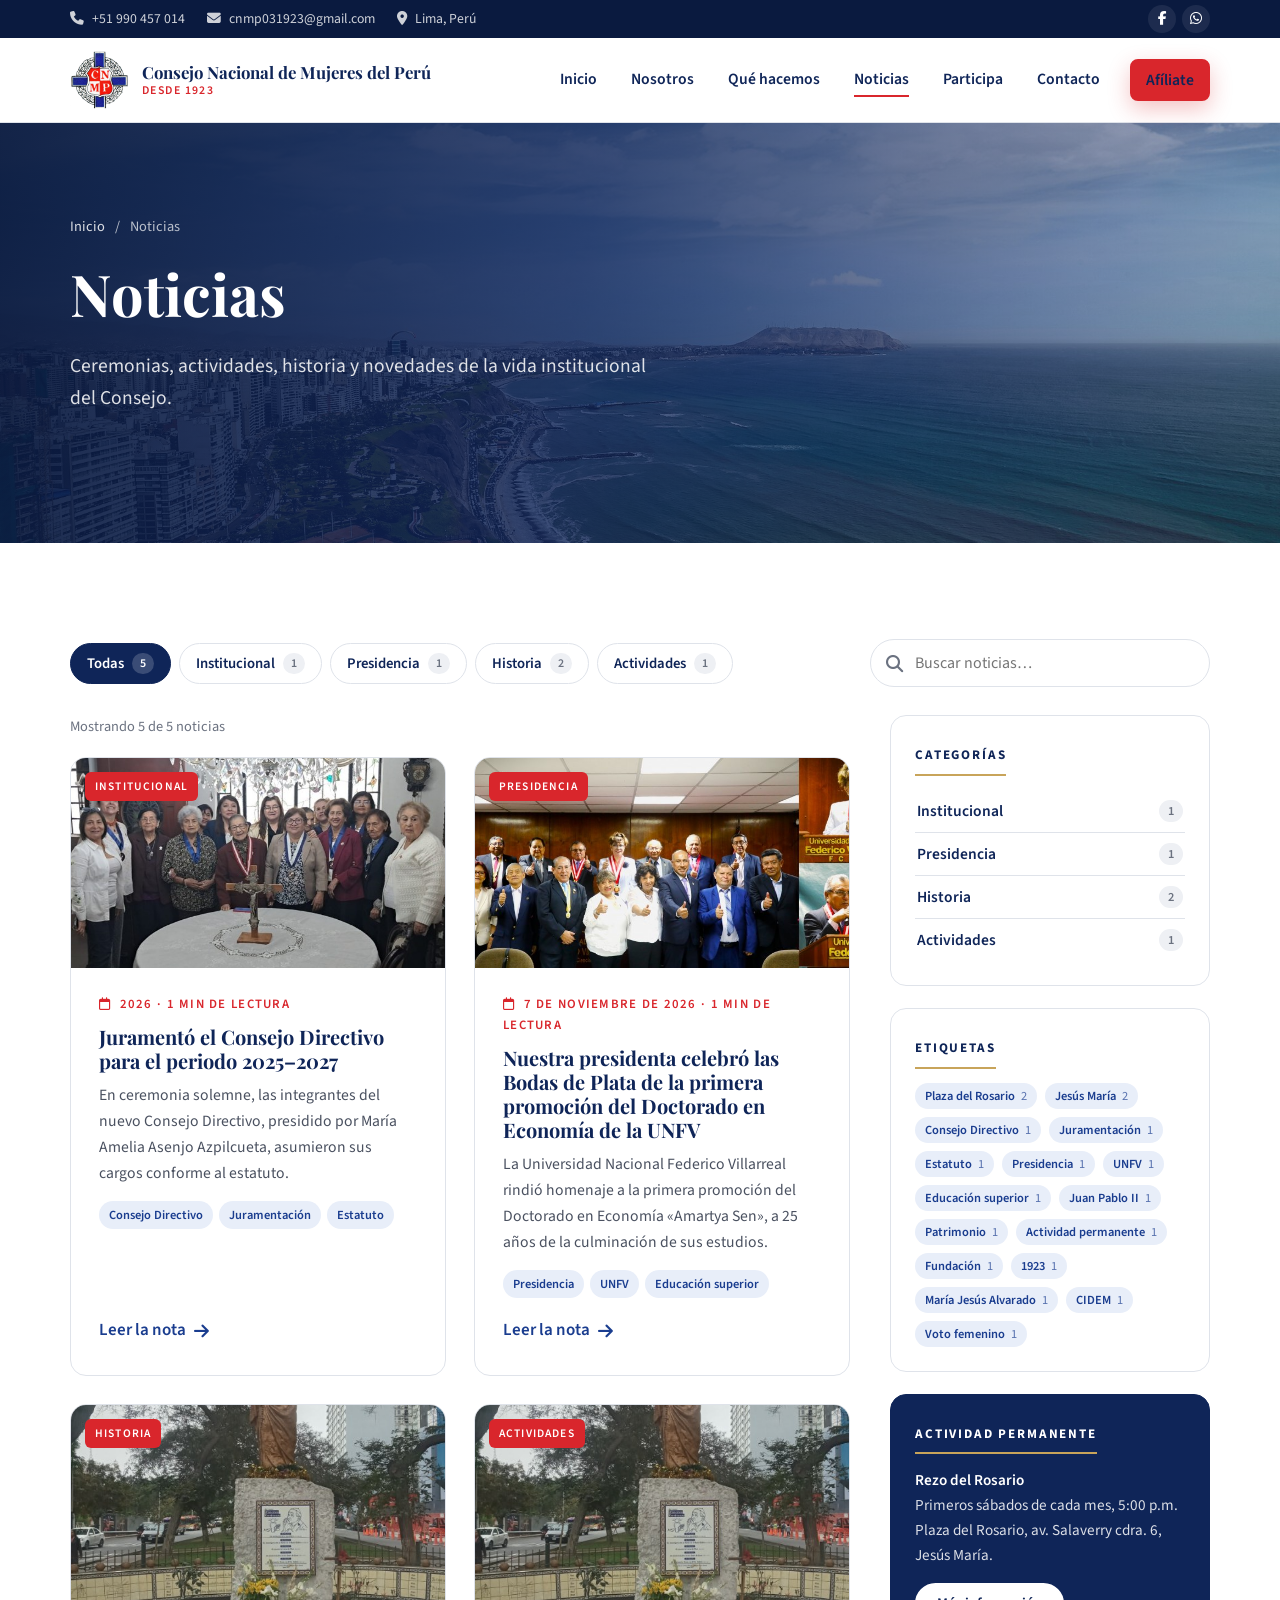
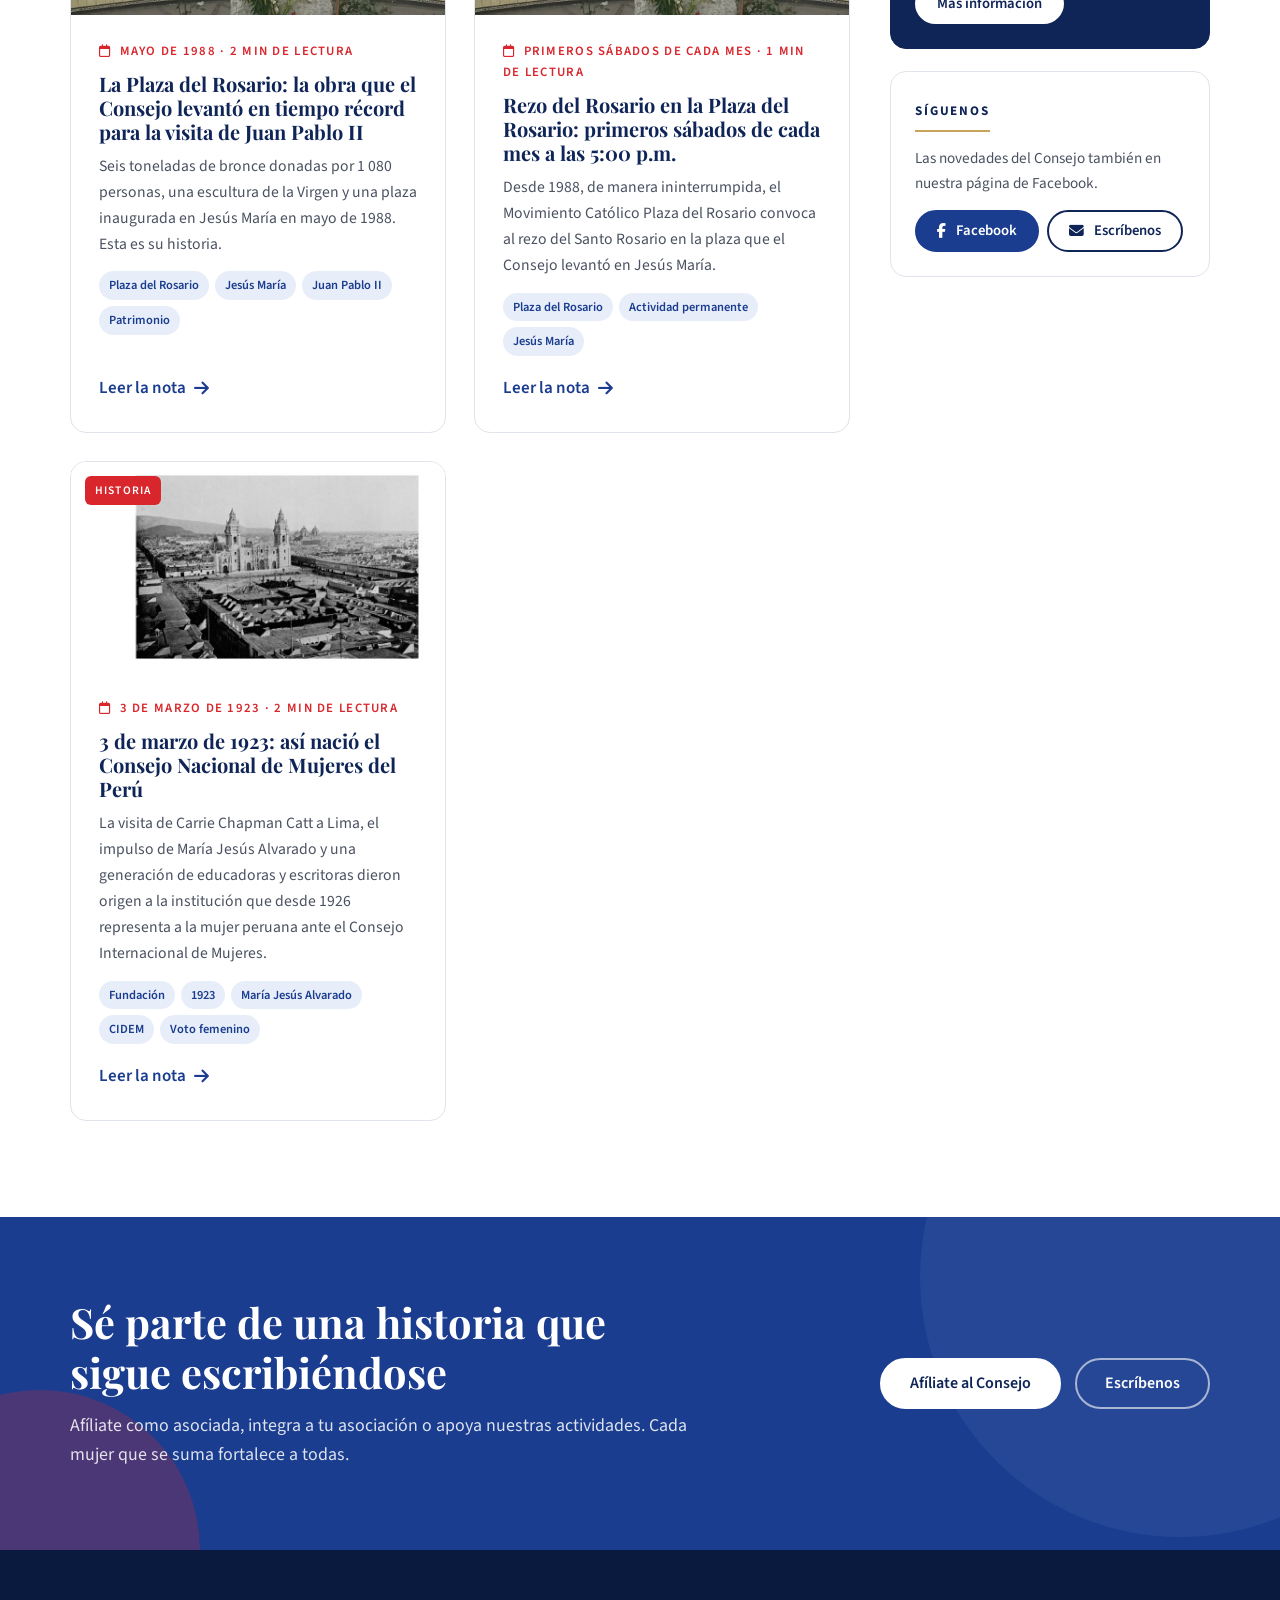
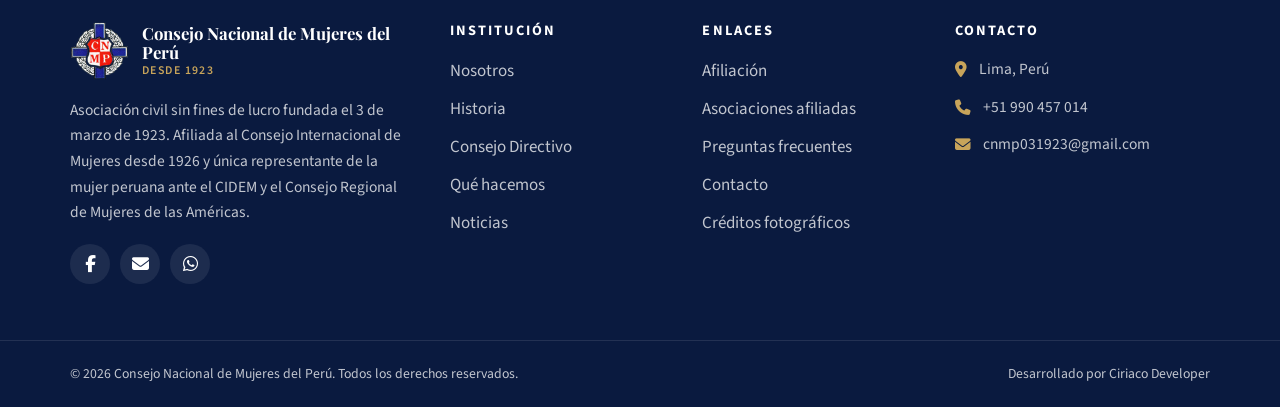
<file: noticias.html>
<!DOCTYPE html>
<html lang="es">
<head>
    <meta charset="UTF-8">
    <meta name="viewport" content="width=device-width, initial-scale=1.0">
    <title>Noticias | Consejo Nacional de Mujeres del Perú</title>
    <meta name="description" content="Noticias, ceremonias, historia y actividades del Consejo Nacional de Mujeres del Perú. Busca por categoría o etiqueta.">
    <meta name="author" content="Consejo Nacional de Mujeres del Perú">
    <link rel="canonical" href="https://consejonacionaldemujeresdelperu.com/noticias.html">
    <link rel="alternate" type="application/rss+xml" title="Noticias · Consejo Nacional de Mujeres del Perú" href="https://consejonacionaldemujeresdelperu.com/feed.xml">
    <meta name="theme-color" content="#0f2558">
    <meta property="og:title" content="Noticias | Consejo Nacional de Mujeres del Perú">
    <meta property="og:description" content="Noticias, ceremonias, historia y actividades del Consejo Nacional de Mujeres del Perú. Busca por categoría o etiqueta.">
    <meta property="og:type" content="website">
    <meta property="og:url" content="https://consejonacionaldemujeresdelperu.com/noticias.html">
    <meta property="og:locale" content="es_PE">
    <meta property="og:site_name" content="Consejo Nacional de Mujeres del Perú">
    <meta property="og:image" content="https://consejonacionaldemujeresdelperu.com/img/og-image.jpg">
    <meta name="twitter:card" content="summary_large_image">
    <link rel="icon" type="image/png" sizes="32x32" href="img/favicon-32.png">
    <link rel="icon" type="image/png" sizes="64x64" href="img/favicon-64.png">
    <link rel="apple-touch-icon" href="img/apple-touch-icon.png">
    <link rel="preconnect" href="https://fonts.googleapis.com">
    <link rel="preconnect" href="https://fonts.gstatic.com" crossorigin>
    <link href="https://fonts.googleapis.com/css2?family=Playfair+Display:ital,wght@0,600;0,700;1,600&family=Source+Sans+3:wght@400;600;700&display=swap" rel="stylesheet">
    <link rel="stylesheet" href="https://cdnjs.cloudflare.com/ajax/libs/font-awesome/6.5.1/css/all.min.css">
    <link rel="stylesheet" href="css/styles.css?v=7bbe52f0">
</head>
<body>
    <a class="skip-link" href="#contenido">Ir al contenido</a>

    <div class="topbar">
        <div class="container">
            <div class="topbar__info">
                <a href="tel:+51990457014"><i class="fas fa-phone"></i><span>+51 990 457 014</span></a>
                <a href="mailto:cnmp031923@gmail.com"><i class="fas fa-envelope"></i><span>cnmp031923@gmail.com</span></a>
                <a href="contacto.html"><i class="fas fa-location-dot"></i><span>Lima, Perú</span></a>
            </div>
            <div class="topbar__social">
                <a href="https://www.facebook.com/p/Consejo-Nacional-de-Mujeres-del-Per%C3%BA-100068176325426/" target="_blank" rel="noopener noreferrer" aria-label="Facebook"><i class="fab fa-facebook-f"></i></a>
                <a href="https://wa.me/51990457014" target="_blank" rel="noopener noreferrer" aria-label="WhatsApp"><i class="fab fa-whatsapp"></i></a>
            </div>
        </div>
    </div>

    <header class="header">
        <div class="container">
            <a class="brand" href="index.html" aria-label="Consejo Nacional de Mujeres del Perú, inicio">
                <img src="img/logo-192.png" alt="Escudo del Consejo Nacional de Mujeres del Perú" width="58" height="58">
                <span class="brand__text">
                    <span class="brand__name">Consejo Nacional de Mujeres del Perú</span>
                    <span class="brand__tag">Desde 1923</span>
                </span>
            </a>
            <button class="nav-toggle" aria-label="Abrir menú" aria-expanded="false" aria-controls="menu">
                <span></span><span></span><span></span>
            </button>
            <nav class="nav" id="menu" aria-label="Principal">
                <ul class="nav__list">
                    <li><a href="index.html">Inicio</a></li>
                    <li><a href="nosotros.html">Nosotros</a></li>
                    <li><a href="que-hacemos.html">Qué hacemos</a></li>
                    <li><a href="noticias.html">Noticias</a></li>
                    <li><a href="participa.html">Participa</a></li>
                    <li><a href="contacto.html">Contacto</a></li>
                    <li class="nav__cta"><a class="btn btn--primary btn--sm" href="participa.html">Afíliate</a></li>
                </ul>
            </nav>
        </div>
    </header>

    <main id="contenido">
        <section class="hero hero--page">
            <div class="hero__bg"><img src="img/fotos/contacto-hero.jpg" alt="" fetchpriority="high"></div>
            <div class="container">
                <div class="hero__content">
                    <nav class="breadcrumb" aria-label="Ruta"><a href="index.html">Inicio</a><span>/</span><span>Noticias</span></nav>
                    <h1>Noticias</h1>
                    <p>Ceremonias, actividades, historia y novedades de la vida institucional del Consejo.</p>
                </div>
            </div>
        </section>

        <section class="section" id="noticias" data-news>
            <div class="container">
                <div class="news-toolbar reveal">
                    <div class="chips"><button class="chip is-active" data-filter="todas">Todas <span>5</span></button><button class="chip" data-filter="institucional">Institucional <span>1</span></button><button class="chip" data-filter="presidencia">Presidencia <span>1</span></button><button class="chip" data-filter="historia">Historia <span>2</span></button><button class="chip" data-filter="actividades">Actividades <span>1</span></button></div>
                    <label class="search"><i class="fas fa-magnifying-glass"></i><input type="search" id="buscador" placeholder="Buscar noticias…" aria-label="Buscar noticias" autocomplete="off"></label>
                </div>
                <div class="news-layout">
                    <div>
                        <p class="news-count" aria-live="polite"></p>
                        <div class="news-grid">
                    <article class="news-card reveal" data-category="institucional" data-tags="consejo-directivo,juramentacion,estatuto" data-search="juramento el consejo directivo para el periodo 20252027 en ceremonia solemne las integrantes del nuevo consejo directivo presidido por maria amelia asenjo azpilcueta asumieron sus cargos conforme al estatuto institucional consejo directivo juramentacion estatuto">
                        <a class="news-card__img" href="noticias/juramentacion-consejo-directivo-2025-2027.html"><img src="img/fotos/juramentacion-2026.jpg" alt="Integrantes del Consejo Directivo 2025–2027 durante la ceremonia de juramentación" loading="lazy"><span class="news-card__cat">Institucional</span></a>
                        <div class="news-card__body">
                            <span class="news-card__date"><i class="far fa-calendar"></i> 2026 &middot; 1 min de lectura</span>
                            <h3><a href="noticias/juramentacion-consejo-directivo-2025-2027.html">Juramentó el Consejo Directivo para el periodo 2025–2027</a></h3>
                            <p>En ceremonia solemne, las integrantes del nuevo Consejo Directivo, presidido por María Amelia Asenjo Azpilcueta, asumieron sus cargos conforme al estatuto.</p>
                            <div class="tags"><a class="tag" href="noticias.html?etiqueta=consejo-directivo">Consejo Directivo</a><a class="tag" href="noticias.html?etiqueta=juramentacion">Juramentación</a><a class="tag" href="noticias.html?etiqueta=estatuto">Estatuto</a></div>
                            <a class="card__link" href="noticias/juramentacion-consejo-directivo-2025-2027.html">Leer la nota <i class="fas fa-arrow-right"></i></a>
                        </div>
                    </article>
                    <article class="news-card reveal" data-category="presidencia" data-tags="presidencia,unfv,educacion-superior" data-search="nuestra presidenta celebro las bodas de plata de la primera promocion del doctorado en economia de la unfv la universidad nacional federico villarreal rindio homenaje a la primera promocion del doctorado en economia amartya sen a 25 anos de la culminacion de sus estudios presidencia presidencia unfv educacion superior">
                        <a class="news-card__img" href="noticias/bodas-de-plata-doctorado-economia-unfv.html"><img src="img/fotos/noticia-unfv-2026.jpg" alt="Ceremonia por las Bodas de Plata de la primera promoción del Doctorado en Economía de la UNFV" loading="lazy"><span class="news-card__cat">Presidencia</span></a>
                        <div class="news-card__body">
                            <span class="news-card__date"><i class="far fa-calendar"></i> 7 de noviembre de 2026 &middot; 1 min de lectura</span>
                            <h3><a href="noticias/bodas-de-plata-doctorado-economia-unfv.html">Nuestra presidenta celebró las Bodas de Plata de la primera promoción del Doctorado en Economía de la UNFV</a></h3>
                            <p>La Universidad Nacional Federico Villarreal rindió homenaje a la primera promoción del Doctorado en Economía «Amartya Sen», a 25 años de la culminación de sus estudios.</p>
                            <div class="tags"><a class="tag" href="noticias.html?etiqueta=presidencia">Presidencia</a><a class="tag" href="noticias.html?etiqueta=unfv">UNFV</a><a class="tag" href="noticias.html?etiqueta=educacion-superior">Educación superior</a></div>
                            <a class="card__link" href="noticias/bodas-de-plata-doctorado-economia-unfv.html">Leer la nota <i class="fas fa-arrow-right"></i></a>
                        </div>
                    </article>
                    <article class="news-card reveal" data-category="historia" data-tags="plaza-del-rosario,jesus-maria,juan-pablo-ii,patrimonio" data-search="la plaza del rosario la obra que el consejo levanto en tiempo record para la visita de juan pablo ii seis toneladas de bronce donadas por 1 080 personas una escultura de la virgen y una plaza inaugurada en jesus maria en mayo de 1988 esta es su historia historia plaza del rosario jesus maria juan pablo ii patrimonio">
                        <a class="news-card__img" href="noticias/plaza-del-rosario-historia.html"><img src="img/fotos/plaza-del-rosario.jpg" alt="Escultura de la Virgen del Rosario en la Plaza del Rosario, Jesús María" loading="lazy"><span class="news-card__cat">Historia</span></a>
                        <div class="news-card__body">
                            <span class="news-card__date"><i class="far fa-calendar"></i> Mayo de 1988 &middot; 2 min de lectura</span>
                            <h3><a href="noticias/plaza-del-rosario-historia.html">La Plaza del Rosario: la obra que el Consejo levantó en tiempo récord para la visita de Juan Pablo II</a></h3>
                            <p>Seis toneladas de bronce donadas por 1 080 personas, una escultura de la Virgen y una plaza inaugurada en Jesús María en mayo de 1988. Esta es su historia.</p>
                            <div class="tags"><a class="tag" href="noticias.html?etiqueta=plaza-del-rosario">Plaza del Rosario</a><a class="tag" href="noticias.html?etiqueta=jesus-maria">Jesús María</a><a class="tag" href="noticias.html?etiqueta=juan-pablo-ii">Juan Pablo II</a><a class="tag" href="noticias.html?etiqueta=patrimonio">Patrimonio</a></div>
                            <a class="card__link" href="noticias/plaza-del-rosario-historia.html">Leer la nota <i class="fas fa-arrow-right"></i></a>
                        </div>
                    </article>
                    <article class="news-card reveal" data-category="actividades" data-tags="plaza-del-rosario,actividad-permanente,jesus-maria" data-search="rezo del rosario en la plaza del rosario primeros sabados de cada mes a las 5 00 p m desde 1988 de manera ininterrumpida el movimiento catolico plaza del rosario convoca al rezo del santo rosario en la plaza que el consejo levanto en jesus maria actividades plaza del rosario actividad permanente jesus maria">
                        <a class="news-card__img" href="noticias/rezo-del-rosario-primeros-sabados.html"><img src="img/fotos/plaza-del-rosario.jpg" alt="Plaza del Rosario, avenida Salaverry, Jesús María" loading="lazy"><span class="news-card__cat">Actividades</span></a>
                        <div class="news-card__body">
                            <span class="news-card__date"><i class="far fa-calendar"></i> Primeros sábados de cada mes &middot; 1 min de lectura</span>
                            <h3><a href="noticias/rezo-del-rosario-primeros-sabados.html">Rezo del Rosario en la Plaza del Rosario: primeros sábados de cada mes a las 5:00 p.m.</a></h3>
                            <p>Desde 1988, de manera ininterrumpida, el Movimiento Católico Plaza del Rosario convoca al rezo del Santo Rosario en la plaza que el Consejo levantó en Jesús María.</p>
                            <div class="tags"><a class="tag" href="noticias.html?etiqueta=plaza-del-rosario">Plaza del Rosario</a><a class="tag" href="noticias.html?etiqueta=actividad-permanente">Actividad permanente</a><a class="tag" href="noticias.html?etiqueta=jesus-maria">Jesús María</a></div>
                            <a class="card__link" href="noticias/rezo-del-rosario-primeros-sabados.html">Leer la nota <i class="fas fa-arrow-right"></i></a>
                        </div>
                    </article>
                    <article class="news-card reveal" data-category="historia" data-tags="fundacion,1923,maria-jesus-alvarado,cidem,voto-femenino" data-search="3 de marzo de 1923 asi nacio el consejo nacional de mujeres del peru la visita de carrie chapman catt a lima el impulso de maria jesus alvarado y una generacion de educadoras y escritoras dieron origen a la institucion que desde 1926 representa a la mujer peruana ante el consejo internacional de mujeres historia fundacion 1923 maria jesus alvarado cidem voto femenino">
                        <a class="news-card__img" href="noticias/fundacion-del-consejo-3-de-marzo-de-1923.html"><img src="img/historia/plaza-mayor-1907.jpg" alt="Plaza Mayor de Lima a inicios del siglo XX" loading="lazy"><span class="news-card__cat">Historia</span></a>
                        <div class="news-card__body">
                            <span class="news-card__date"><i class="far fa-calendar"></i> 3 de marzo de 1923 &middot; 2 min de lectura</span>
                            <h3><a href="noticias/fundacion-del-consejo-3-de-marzo-de-1923.html">3 de marzo de 1923: así nació el Consejo Nacional de Mujeres del Perú</a></h3>
                            <p>La visita de Carrie Chapman Catt a Lima, el impulso de María Jesús Alvarado y una generación de educadoras y escritoras dieron origen a la institución que desde 1926 representa a la mujer peruana ante el Consejo Internacional de Mujeres.</p>
                            <div class="tags"><a class="tag" href="noticias.html?etiqueta=fundacion">Fundación</a><a class="tag" href="noticias.html?etiqueta=1923">1923</a><a class="tag" href="noticias.html?etiqueta=maria-jesus-alvarado">María Jesús Alvarado</a><a class="tag" href="noticias.html?etiqueta=cidem">CIDEM</a><a class="tag" href="noticias.html?etiqueta=voto-femenino">Voto femenino</a></div>
                            <a class="card__link" href="noticias/fundacion-del-consejo-3-de-marzo-de-1923.html">Leer la nota <i class="fas fa-arrow-right"></i></a>
                        </div>
                    </article>
                        </div>
                        <div class="empty" hidden><i class="far fa-newspaper"></i><p>No encontramos noticias con ese criterio.</p><button class="btn btn--outline btn--sm" data-clear>Limpiar filtros</button></div>
                    </div>
                    <aside class="sidebar">
                        <div class="widget">
                            <h4>Categorías</h4>
                            <ul class="cat-list"><li><button data-filter="institucional"><span>Institucional</span><em>1</em></button></li><li><button data-filter="presidencia"><span>Presidencia</span><em>1</em></button></li><li><button data-filter="historia"><span>Historia</span><em>2</em></button></li><li><button data-filter="actividades"><span>Actividades</span><em>1</em></button></li></ul>
                        </div>
                        <div class="widget">
                            <h4>Etiquetas</h4>
                            <div class="tag-cloud"><button class="tag" data-tag="plaza-del-rosario">Plaza del Rosario <span>2</span></button><button class="tag" data-tag="jesus-maria">Jesús María <span>2</span></button><button class="tag" data-tag="consejo-directivo">Consejo Directivo <span>1</span></button><button class="tag" data-tag="juramentacion">Juramentación <span>1</span></button><button class="tag" data-tag="estatuto">Estatuto <span>1</span></button><button class="tag" data-tag="presidencia">Presidencia <span>1</span></button><button class="tag" data-tag="unfv">UNFV <span>1</span></button><button class="tag" data-tag="educacion-superior">Educación superior <span>1</span></button><button class="tag" data-tag="juan-pablo-ii">Juan Pablo II <span>1</span></button><button class="tag" data-tag="patrimonio">Patrimonio <span>1</span></button><button class="tag" data-tag="actividad-permanente">Actividad permanente <span>1</span></button><button class="tag" data-tag="fundacion">Fundación <span>1</span></button><button class="tag" data-tag="1923">1923 <span>1</span></button><button class="tag" data-tag="maria-jesus-alvarado">María Jesús Alvarado <span>1</span></button><button class="tag" data-tag="cidem">CIDEM <span>1</span></button><button class="tag" data-tag="voto-femenino">Voto femenino <span>1</span></button></div>
                        </div>
                        <div class="widget widget--azul">
                            <h4>Actividad permanente</h4>
                            <p><strong>Rezo del Rosario</strong><br>Primeros sábados de cada mes, 5:00 p.m.<br>Plaza del Rosario, av. Salaverry cdra. 6, Jesús María.</p>
                            <a class="btn btn--white btn--sm" href="noticias/rezo-del-rosario-primeros-sabados.html">Más información</a>
                        </div>
                        <div class="widget">
                            <h4>Síguenos</h4>
                            <p>Las novedades del Consejo también en nuestra página de Facebook.</p>
                            <div class="btn-group"><a class="btn btn--azul btn--sm" href="https://www.facebook.com/p/Consejo-Nacional-de-Mujeres-del-Per%C3%BA-100068176325426/" target="_blank" rel="noopener noreferrer"><i class="fab fa-facebook-f"></i> Facebook</a><a class="btn btn--outline btn--sm" href="contacto.html?asunto=prensa"><i class="fas fa-envelope"></i> Escríbenos</a></div>
                        </div>
                    </aside>
                </div>
            </div>
        </section>
        <section class="cta">
            <div class="container">
                <div>
                    <h2>Sé parte de una historia que sigue escribiéndose</h2>
                    <p>Afíliate como asociada, integra a tu asociación o apoya nuestras actividades. Cada mujer que se suma fortalece a todas.</p>
                </div>
                <div class="cta__actions">
                    <a class="btn btn--white" href="participa.html">Afíliate al Consejo</a>
                    <a class="btn btn--ghost" href="contacto.html">Escríbenos</a>
                </div>
            </div>
        </section>
    </main>

    <footer class="footer">
        <div class="container">
            <div class="footer__grid">
                <div>
                    <a class="brand" href="index.html">
                        <img src="img/logo-192.png" alt="" width="58" height="58">
                        <span class="brand__text">
                            <span class="brand__name">Consejo Nacional de Mujeres del Perú</span>
                            <span class="brand__tag">Desde 1923</span>
                        </span>
                    </a>
                    <p>Asociación civil sin fines de lucro fundada el 3 de marzo de 1923. Afiliada al Consejo Internacional de Mujeres desde 1926 y única representante de la mujer peruana ante el CIDEM y el Consejo Regional de Mujeres de las Américas.</p>
                    <div class="footer__social">
                        <a href="https://www.facebook.com/p/Consejo-Nacional-de-Mujeres-del-Per%C3%BA-100068176325426/" target="_blank" rel="noopener noreferrer" aria-label="Facebook"><i class="fab fa-facebook-f"></i></a>
                        <a href="mailto:cnmp031923@gmail.com" aria-label="Correo electrónico"><i class="fas fa-envelope"></i></a>
                        <a href="https://wa.me/51990457014" target="_blank" rel="noopener noreferrer" aria-label="WhatsApp"><i class="fab fa-whatsapp"></i></a>
                    </div>
                </div>
                <div>
                    <h4>Institución</h4>
                    <ul class="footer__links">
                        <li><a href="nosotros.html">Nosotros</a></li>
                        <li><a href="nosotros.html#historia">Historia</a></li>
                        <li><a href="nosotros.html#consejo-directivo">Consejo Directivo</a></li>
                        <li><a href="que-hacemos.html">Qué hacemos</a></li>
                        <li><a href="noticias.html">Noticias</a></li>
                    </ul>
                </div>
                <div>
                    <h4>Enlaces</h4>
                    <ul class="footer__links">
                        <li><a href="participa.html#afiliacion">Afiliación</a></li>
                        <li><a href="participa.html#asociaciones">Asociaciones afiliadas</a></li>
                        <li><a href="participa.html#preguntas">Preguntas frecuentes</a></li>
                        <li><a href="contacto.html">Contacto</a></li>
                        <li><a href="creditos.html">Créditos fotográficos</a></li>
                    </ul>
                </div>
                <div>
                    <h4>Contacto</h4>
                    <ul class="footer__contact">
                        <li><i class="fas fa-location-dot"></i><span>Lima, Perú</span></li>
                        <li><i class="fas fa-phone"></i><a href="tel:+51990457014">+51 990 457 014</a></li>
                        <li><i class="fas fa-envelope"></i><a href="mailto:cnmp031923@gmail.com">cnmp031923@gmail.com</a></li>
                    </ul>
                </div>
            </div>
        </div>
        <div class="footer__bottom">
            <div class="container">
                <span>© <span data-year></span> Consejo Nacional de Mujeres del Perú. Todos los derechos reservados.</span>
                <span>Desarrollado por <a href="https://ciriacodeveloper.com" target="_blank" rel="noopener noreferrer">Ciriaco Developer</a></span>
            </div>
        </div>
    </footer>

    <button class="back-top" aria-label="Volver arriba"><i class="fas fa-chevron-up"></i></button>
    <script src="js/main.js?v=43ec0e7a"></script>
</body>
</html>
</file>
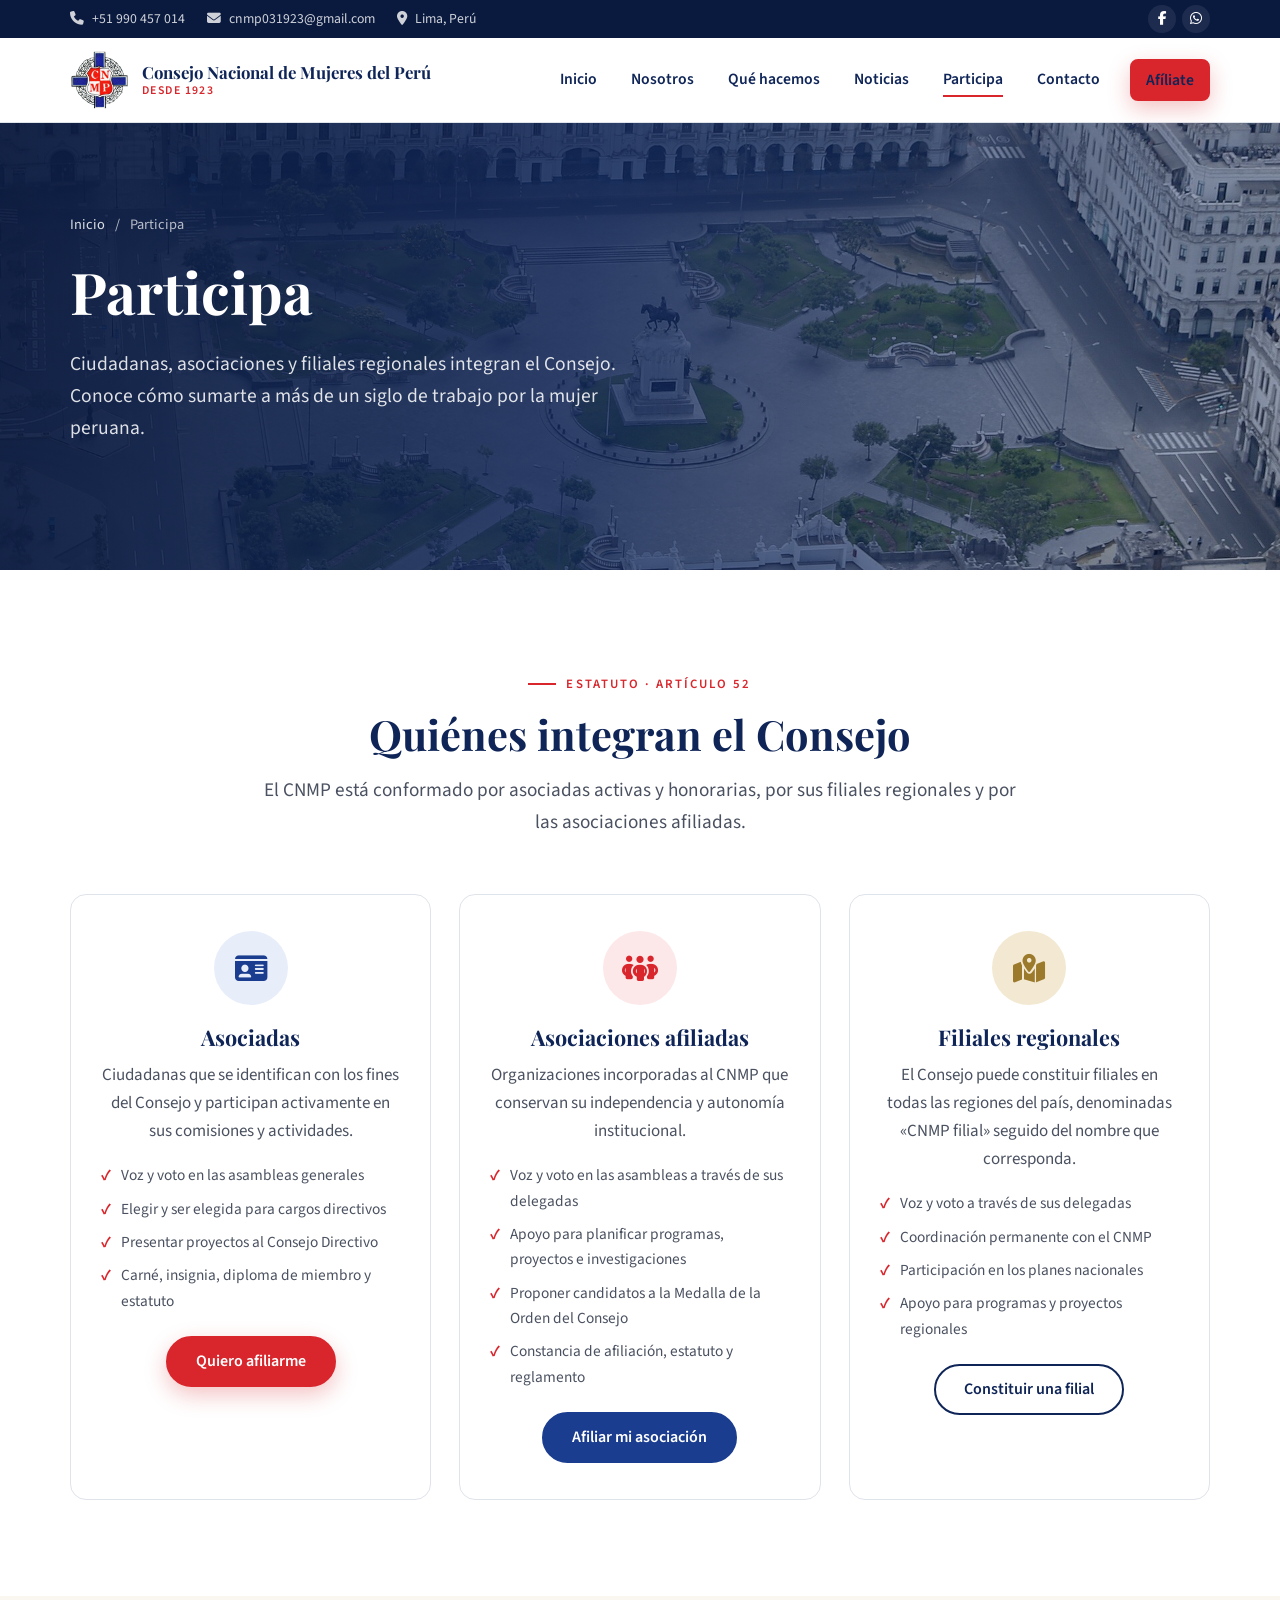
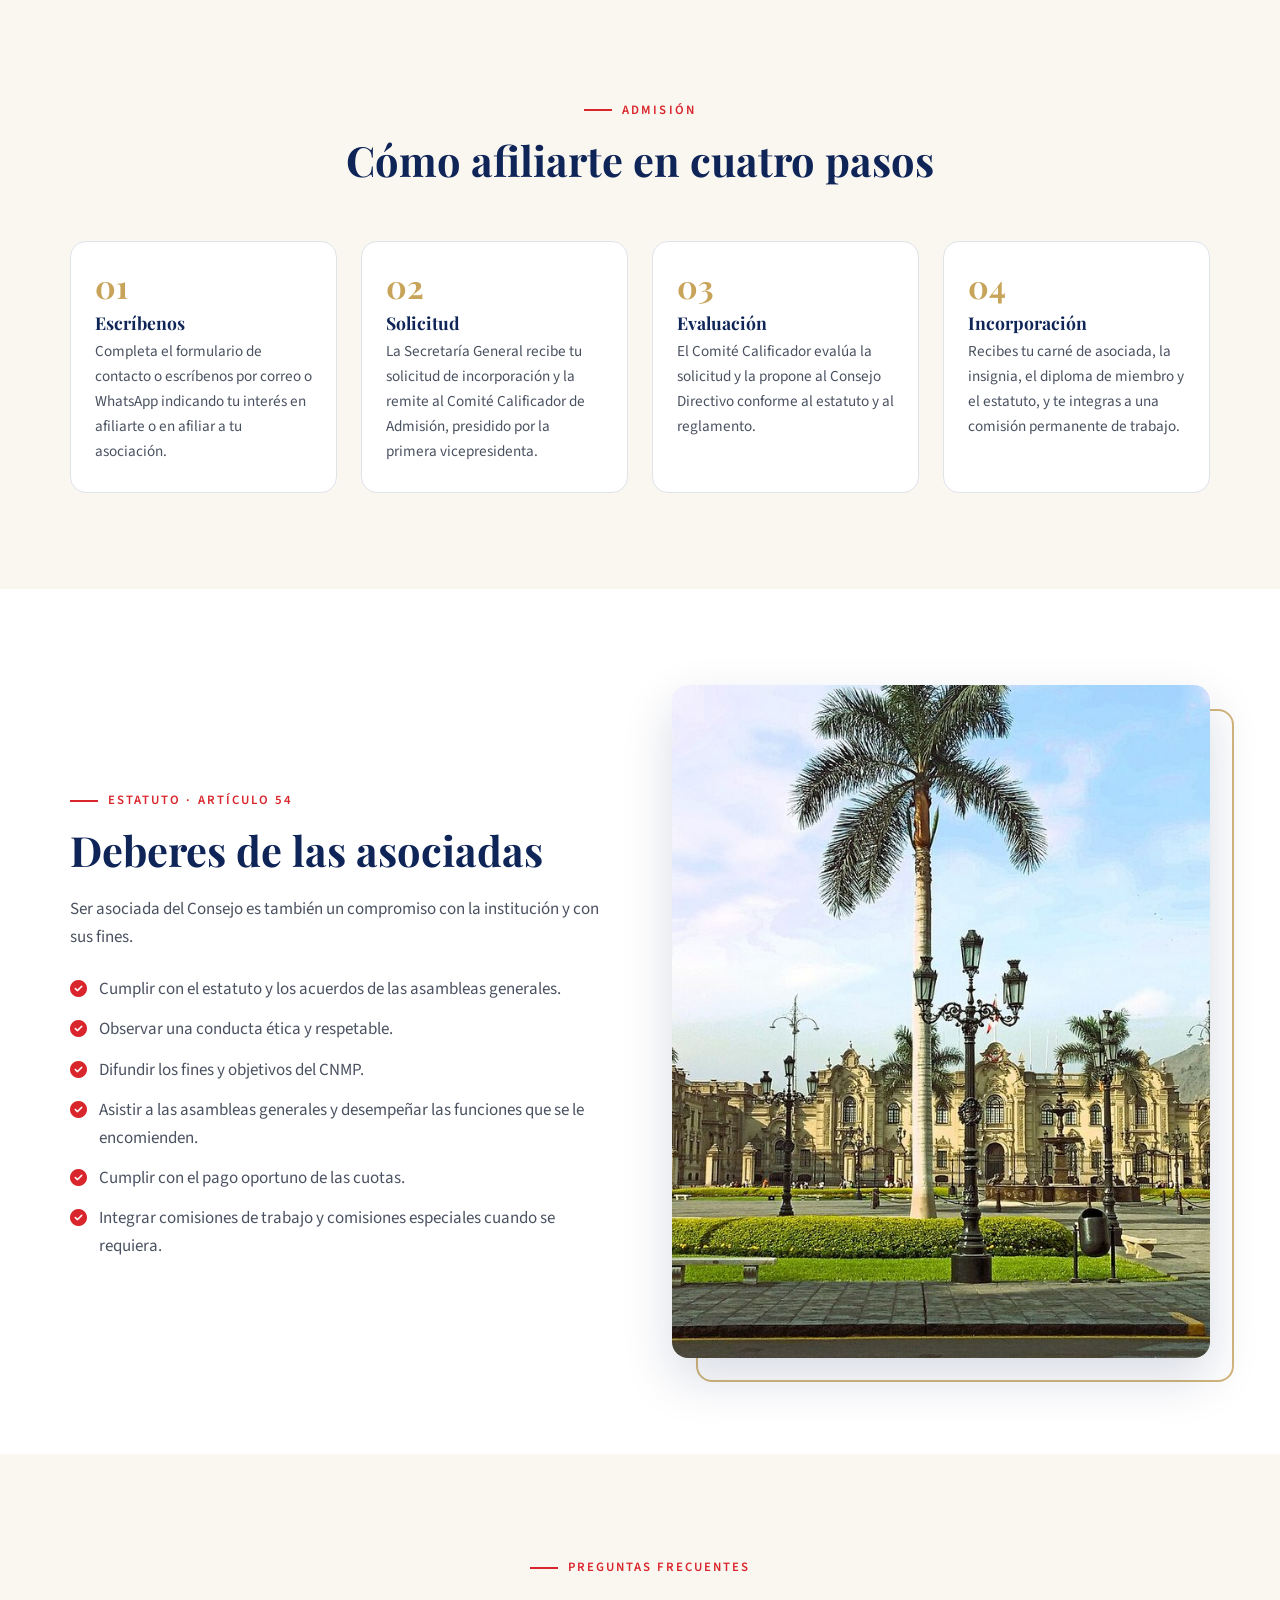
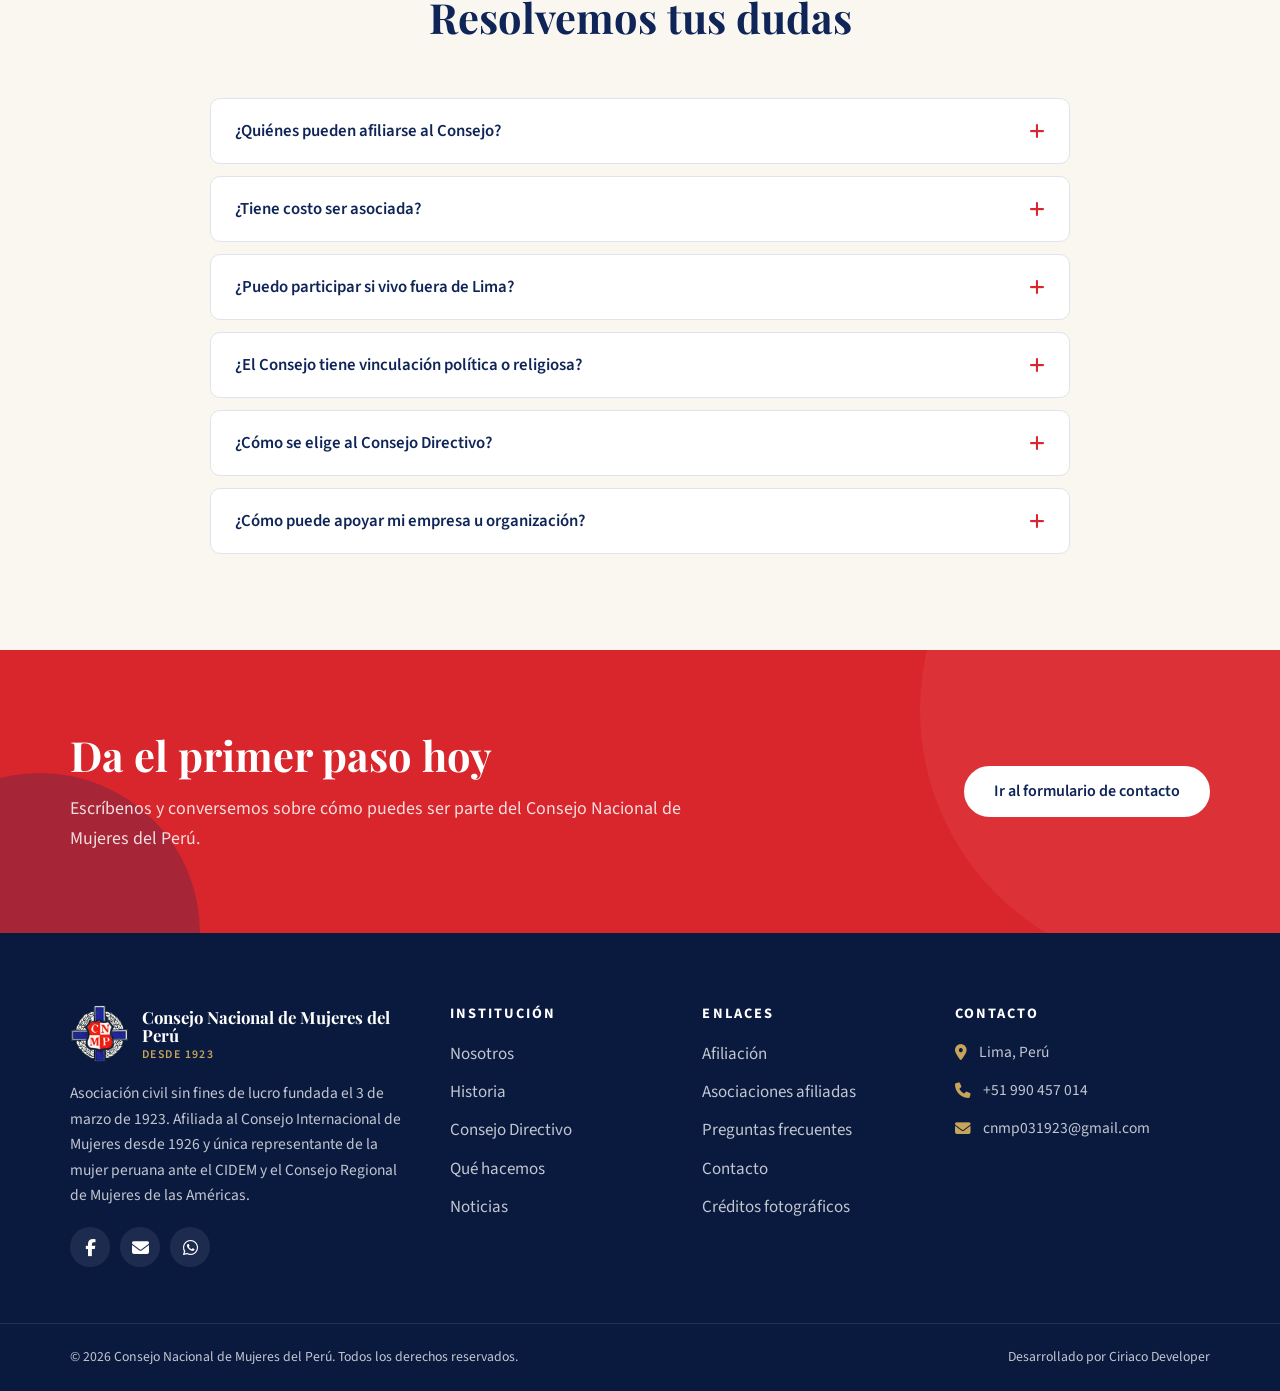
<file: participa.html>
<!DOCTYPE html>
<html lang="es">
<head>
    <meta charset="UTF-8">
    <meta name="viewport" content="width=device-width, initial-scale=1.0">
    <title>Participa | Consejo Nacional de Mujeres del Perú</title>
    <meta name="description" content="Afíliate al Consejo Nacional de Mujeres del Perú como asociada, integra a tu asociación o constituye una filial regional. Derechos, deberes y proceso de admisión según el estatuto.">
    <meta name="author" content="Consejo Nacional de Mujeres del Perú">
    <link rel="canonical" href="https://consejonacionaldemujeresdelperu.com/participa.html">
    <link rel="alternate" type="application/rss+xml" title="Noticias · Consejo Nacional de Mujeres del Perú" href="https://consejonacionaldemujeresdelperu.com/feed.xml">
    <meta name="theme-color" content="#0f2558">
    <meta property="og:title" content="Participa | Consejo Nacional de Mujeres del Perú">
    <meta property="og:description" content="Afíliate al Consejo Nacional de Mujeres del Perú como asociada, integra a tu asociación o constituye una filial regional. Derechos, deberes y proceso de admisión según el estatuto.">
    <meta property="og:type" content="website">
    <meta property="og:url" content="https://consejonacionaldemujeresdelperu.com/participa.html">
    <meta property="og:locale" content="es_PE">
    <meta property="og:site_name" content="Consejo Nacional de Mujeres del Perú">
    <meta property="og:image" content="https://consejonacionaldemujeresdelperu.com/img/og-image.jpg">
    <meta name="twitter:card" content="summary_large_image">
    <link rel="icon" type="image/png" sizes="32x32" href="img/favicon-32.png">
    <link rel="icon" type="image/png" sizes="64x64" href="img/favicon-64.png">
    <link rel="apple-touch-icon" href="img/apple-touch-icon.png">
    <link rel="preconnect" href="https://fonts.googleapis.com">
    <link rel="preconnect" href="https://fonts.gstatic.com" crossorigin>
    <link href="https://fonts.googleapis.com/css2?family=Playfair+Display:ital,wght@0,600;0,700;1,600&family=Source+Sans+3:wght@400;600;700&display=swap" rel="stylesheet">
    <link rel="stylesheet" href="https://cdnjs.cloudflare.com/ajax/libs/font-awesome/6.5.1/css/all.min.css">
    <link rel="stylesheet" href="css/styles.css?v=7bbe52f0">
</head>
<body>
    <a class="skip-link" href="#contenido">Ir al contenido</a>

    <div class="topbar">
        <div class="container">
            <div class="topbar__info">
                <a href="tel:+51990457014"><i class="fas fa-phone"></i><span>+51 990 457 014</span></a>
                <a href="mailto:cnmp031923@gmail.com"><i class="fas fa-envelope"></i><span>cnmp031923@gmail.com</span></a>
                <a href="contacto.html"><i class="fas fa-location-dot"></i><span>Lima, Perú</span></a>
            </div>
            <div class="topbar__social">
                <a href="https://www.facebook.com/p/Consejo-Nacional-de-Mujeres-del-Per%C3%BA-100068176325426/" target="_blank" rel="noopener noreferrer" aria-label="Facebook"><i class="fab fa-facebook-f"></i></a>
                <a href="https://wa.me/51990457014" target="_blank" rel="noopener noreferrer" aria-label="WhatsApp"><i class="fab fa-whatsapp"></i></a>
            </div>
        </div>
    </div>

    <header class="header">
        <div class="container">
            <a class="brand" href="index.html" aria-label="Consejo Nacional de Mujeres del Perú, inicio">
                <img src="img/logo-192.png" alt="Escudo del Consejo Nacional de Mujeres del Perú" width="58" height="58">
                <span class="brand__text">
                    <span class="brand__name">Consejo Nacional de Mujeres del Perú</span>
                    <span class="brand__tag">Desde 1923</span>
                </span>
            </a>
            <button class="nav-toggle" aria-label="Abrir menú" aria-expanded="false" aria-controls="menu">
                <span></span><span></span><span></span>
            </button>
            <nav class="nav" id="menu" aria-label="Principal">
                <ul class="nav__list">
                    <li><a href="index.html">Inicio</a></li>
                    <li><a href="nosotros.html">Nosotros</a></li>
                    <li><a href="que-hacemos.html">Qué hacemos</a></li>
                    <li><a href="noticias.html">Noticias</a></li>
                    <li><a href="participa.html">Participa</a></li>
                    <li><a href="contacto.html">Contacto</a></li>
                    <li class="nav__cta"><a class="btn btn--primary btn--sm" href="participa.html">Afíliate</a></li>
                </ul>
            </nav>
        </div>
    </header>

    <main id="contenido">
        <section class="hero hero--page">
            <div class="hero__bg"><img src="img/fotos/participa-hero.jpg" alt="" fetchpriority="high"></div>
            <div class="container">
                <div class="hero__content">
                    <nav class="breadcrumb" aria-label="Ruta"><a href="index.html">Inicio</a><span>/</span><span>Participa</span></nav>
                    <h1>Participa</h1>
                    <p>Ciudadanas, asociaciones y filiales regionales integran el Consejo. Conoce cómo sumarte a más de un siglo de trabajo por la mujer peruana.</p>
                </div>
            </div>
        </section>

        <section class="section">
            <div class="container">
                <div class="section__header reveal">
                    <span class="eyebrow">Estatuto · Artículo 52</span>
                    <h2>Quiénes integran el Consejo</h2>
                    <p class="lead">El CNMP está conformado por asociadas activas y honorarias, por sus filiales regionales y por las asociaciones afiliadas.</p>
                </div>
                <div class="ways">
                    <div class="way reveal" id="afiliacion">
                        <div class="way__icon"><i class="fas fa-id-card"></i></div>
                        <h3>Asociadas</h3>
                        <p>Ciudadanas que se identifican con los fines del Consejo y participan activamente en sus comisiones y actividades.</p>
                        <ul>
                            <li>Voz y voto en las asambleas generales</li>
                            <li>Elegir y ser elegida para cargos directivos</li>
                            <li>Presentar proyectos al Consejo Directivo</li>
                            <li>Carné, insignia, diploma de miembro y estatuto</li>
                        </ul>
                        <a class="btn btn--primary" href="contacto.html?asunto=afiliacion">Quiero afiliarme</a>
                    </div>
                    <div class="way reveal reveal-delay-1" id="asociaciones">
                        <div class="way__icon"><i class="fas fa-people-group"></i></div>
                        <h3>Asociaciones afiliadas</h3>
                        <p>Organizaciones incorporadas al CNMP que conservan su independencia y autonomía institucional.</p>
                        <ul>
                            <li>Voz y voto en las asambleas a través de sus delegadas</li>
                            <li>Apoyo para planificar programas, proyectos e investigaciones</li>
                            <li>Proponer candidatos a la Medalla de la Orden del Consejo</li>
                            <li>Constancia de afiliación, estatuto y reglamento</li>
                        </ul>
                        <a class="btn btn--azul" href="contacto.html?asunto=asociacion">Afiliar mi asociación</a>
                    </div>
                    <div class="way reveal reveal-delay-2" id="filiales">
                        <div class="way__icon"><i class="fas fa-map-location-dot"></i></div>
                        <h3>Filiales regionales</h3>
                        <p>El Consejo puede constituir filiales en todas las regiones del país, denominadas «CNMP filial» seguido del nombre que corresponda.</p>
                        <ul>
                            <li>Voz y voto a través de sus delegadas</li>
                            <li>Coordinación permanente con el CNMP</li>
                            <li>Participación en los planes nacionales</li>
                            <li>Apoyo para programas y proyectos regionales</li>
                        </ul>
                        <a class="btn btn--outline" href="contacto.html?asunto=filial">Constituir una filial</a>
                    </div>
                </div>
            </div>
        </section>

        <section class="section section--crema">
            <div class="container">
                <div class="section__header reveal">
                    <span class="eyebrow">Admisión</span>
                    <h2>Cómo afiliarte en cuatro pasos</h2>
                </div>
                <div class="steps">
                    <div class="step reveal"><h4>Escríbenos</h4><p>Completa el formulario de contacto o escríbenos por correo o WhatsApp indicando tu interés en afiliarte o en afiliar a tu asociación.</p></div>
                    <div class="step reveal reveal-delay-1"><h4>Solicitud</h4><p>La Secretaría General recibe tu solicitud de incorporación y la remite al Comité Calificador de Admisión, presidido por la primera vicepresidenta.</p></div>
                    <div class="step reveal reveal-delay-2"><h4>Evaluación</h4><p>El Comité Calificador evalúa la solicitud y la propone al Consejo Directivo conforme al estatuto y al reglamento.</p></div>
                    <div class="step reveal reveal-delay-3"><h4>Incorporación</h4><p>Recibes tu carné de asociada, la insignia, el diploma de miembro y el estatuto, y te integras a una comisión permanente de trabajo.</p></div>
                </div>
            </div>
        </section>

        <section class="section" id="deberes">
            <div class="container">
                <div class="split">
                    <div class="split__content reveal">
                        <span class="eyebrow">Estatuto · Artículo 54</span>
                        <h2>Deberes de las asociadas</h2>
                        <p>Ser asociada del Consejo es también un compromiso con la institución y con sus fines.</p>
                        <ul class="checklist">
                            <li><i class="fas fa-circle-check"></i><span>Cumplir con el estatuto y los acuerdos de las asambleas generales.</span></li>
                            <li><i class="fas fa-circle-check"></i><span>Observar una conducta ética y respetable.</span></li>
                            <li><i class="fas fa-circle-check"></i><span>Difundir los fines y objetivos del CNMP.</span></li>
                            <li><i class="fas fa-circle-check"></i><span>Asistir a las asambleas generales y desempeñar las funciones que se le encomienden.</span></li>
                            <li><i class="fas fa-circle-check"></i><span>Cumplir con el pago oportuno de las cuotas.</span></li>
                            <li><i class="fas fa-circle-check"></i><span>Integrar comisiones de trabajo y comisiones especiales cuando se requiera.</span></li>
                        </ul>
                    </div>
                    <div class="split__media reveal reveal-delay-1">
                        <img src="img/fotos/sede-lima.jpg" alt="Plaza Mayor de Lima" loading="lazy">
                    </div>
                </div>
            </div>
        </section>

        <section class="section section--crema" id="preguntas">
            <div class="container">
                <div class="section__header reveal">
                    <span class="eyebrow">Preguntas frecuentes</span>
                    <h2>Resolvemos tus dudas</h2>
                </div>
                <div class="faq reveal">
                    <div class="faq__item">
                        <button class="faq__q" aria-expanded="false">¿Quiénes pueden afiliarse al Consejo?<i class="fas fa-plus"></i></button>
                        <div class="faq__a"><p>Ciudadanas que se identifican con los fines del CNMP y desean participar activamente en sus actividades, así como asociaciones y organizaciones de mujeres que compartan esos fines. La admisión la evalúa el Comité Calificador de Admisión y la aprueba el Consejo Directivo.</p></div>
                    </div>
                    <div class="faq__item">
                        <button class="faq__q" aria-expanded="false">¿Tiene costo ser asociada?<i class="fas fa-plus"></i></button>
                        <div class="faq__a"><p>Sí. El Consejo se sostiene con las cuotas ordinarias y extraordinarias de sus asociadas, además de donaciones y legados. El monto de las cuotas lo propone el Consejo Directivo y lo aprueba la Asamblea General; se informa durante el proceso de incorporación.</p></div>
                    </div>
                    <div class="faq__item">
                        <button class="faq__q" aria-expanded="false">¿Puedo participar si vivo fuera de Lima?<i class="fas fa-plus"></i></button>
                        <div class="faq__a"><p>Sí. El CNMP es de carácter nacional, puede establecer filiales en todas las regiones del país y celebrar reuniones en cualquier sede filial. Las filiales participan en la Asamblea General a través de sus delegadas.</p></div>
                    </div>
                    <div class="faq__item">
                        <button class="faq__q" aria-expanded="false">¿El Consejo tiene vinculación política o religiosa?<i class="fas fa-plus"></i></button>
                        <div class="faq__a"><p>No. Conforme a su estatuto, el CNMP no participa en actividades político partidarias y respeta las ideas políticas y las creencias religiosas de sus asociadas.</p></div>
                    </div>
                    <div class="faq__item">
                        <button class="faq__q" aria-expanded="false">¿Cómo se elige al Consejo Directivo?<i class="fas fa-plus"></i></button>
                        <div class="faq__a"><p>Cada dos años, en la segunda quincena de febrero, mediante votación secreta por el sistema de listas, conducida por un Comité Electoral autónomo elegido en Asamblea General Extraordinaria. Tienen derecho a voto las asociadas que figuran en el padrón de asociadas hábiles.</p></div>
                    </div>
                    <div class="faq__item">
                        <button class="faq__q" aria-expanded="false">¿Cómo puede apoyar mi empresa u organización?<i class="fas fa-plus"></i></button>
                        <div class="faq__a"><p>El Consejo puede celebrar acuerdos, convenios y contratos, y aceptar donaciones y legados de personas naturales o jurídicas, públicas o privadas, nacionales o internacionales, conforme a sus fines y objetivos. Escríbenos y diseñemos juntos una alianza.</p></div>
                    </div>
                </div>
            </div>
        </section>

        <section class="cta cta--rojo">
            <div class="container">
                <div>
                    <h2>Da el primer paso hoy</h2>
                    <p>Escríbenos y conversemos sobre cómo puedes ser parte del Consejo Nacional de Mujeres del Perú.</p>
                </div>
                <div class="cta__actions">
                    <a class="btn btn--white" href="contacto.html">Ir al formulario de contacto</a>
                </div>
            </div>
        </section>
    </main>

    <footer class="footer">
        <div class="container">
            <div class="footer__grid">
                <div>
                    <a class="brand" href="index.html">
                        <img src="img/logo-192.png" alt="" width="58" height="58">
                        <span class="brand__text">
                            <span class="brand__name">Consejo Nacional de Mujeres del Perú</span>
                            <span class="brand__tag">Desde 1923</span>
                        </span>
                    </a>
                    <p>Asociación civil sin fines de lucro fundada el 3 de marzo de 1923. Afiliada al Consejo Internacional de Mujeres desde 1926 y única representante de la mujer peruana ante el CIDEM y el Consejo Regional de Mujeres de las Américas.</p>
                    <div class="footer__social">
                        <a href="https://www.facebook.com/p/Consejo-Nacional-de-Mujeres-del-Per%C3%BA-100068176325426/" target="_blank" rel="noopener noreferrer" aria-label="Facebook"><i class="fab fa-facebook-f"></i></a>
                        <a href="mailto:cnmp031923@gmail.com" aria-label="Correo electrónico"><i class="fas fa-envelope"></i></a>
                        <a href="https://wa.me/51990457014" target="_blank" rel="noopener noreferrer" aria-label="WhatsApp"><i class="fab fa-whatsapp"></i></a>
                    </div>
                </div>
                <div>
                    <h4>Institución</h4>
                    <ul class="footer__links">
                        <li><a href="nosotros.html">Nosotros</a></li>
                        <li><a href="nosotros.html#historia">Historia</a></li>
                        <li><a href="nosotros.html#consejo-directivo">Consejo Directivo</a></li>
                        <li><a href="que-hacemos.html">Qué hacemos</a></li>
                        <li><a href="noticias.html">Noticias</a></li>
                    </ul>
                </div>
                <div>
                    <h4>Enlaces</h4>
                    <ul class="footer__links">
                        <li><a href="participa.html#afiliacion">Afiliación</a></li>
                        <li><a href="participa.html#asociaciones">Asociaciones afiliadas</a></li>
                        <li><a href="participa.html#preguntas">Preguntas frecuentes</a></li>
                        <li><a href="contacto.html">Contacto</a></li>
                        <li><a href="creditos.html">Créditos fotográficos</a></li>
                    </ul>
                </div>
                <div>
                    <h4>Contacto</h4>
                    <ul class="footer__contact">
                        <li><i class="fas fa-location-dot"></i><span>Lima, Perú</span></li>
                        <li><i class="fas fa-phone"></i><a href="tel:+51990457014">+51 990 457 014</a></li>
                        <li><i class="fas fa-envelope"></i><a href="mailto:cnmp031923@gmail.com">cnmp031923@gmail.com</a></li>
                    </ul>
                </div>
            </div>
        </div>
        <div class="footer__bottom">
            <div class="container">
                <span>© <span data-year></span> Consejo Nacional de Mujeres del Perú. Todos los derechos reservados.</span>
                <span>Desarrollado por <a href="https://ciriacodeveloper.com" target="_blank" rel="noopener noreferrer">Ciriaco Developer</a></span>
            </div>
        </div>
    </footer>

    <button class="back-top" aria-label="Volver arriba"><i class="fas fa-chevron-up"></i></button>
    <script src="js/main.js?v=43ec0e7a"></script>
</body>
</html>
</file>
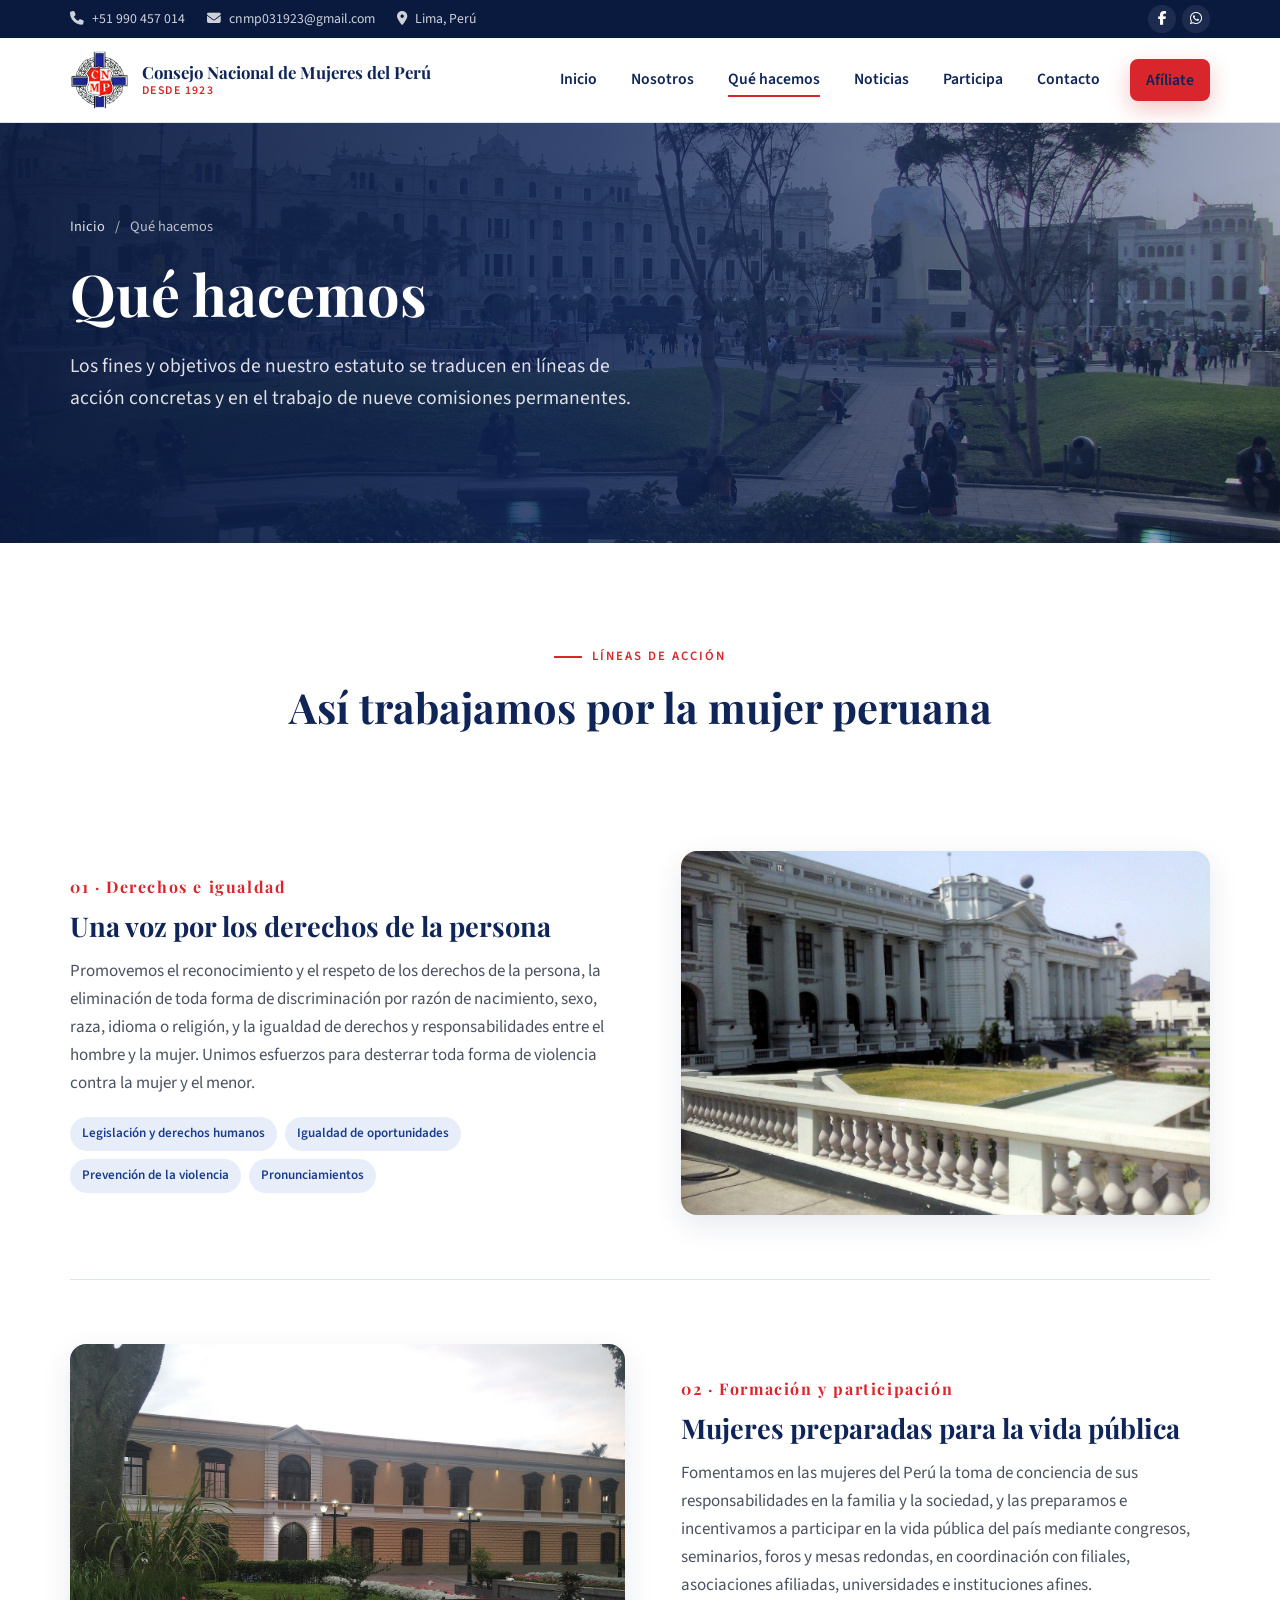
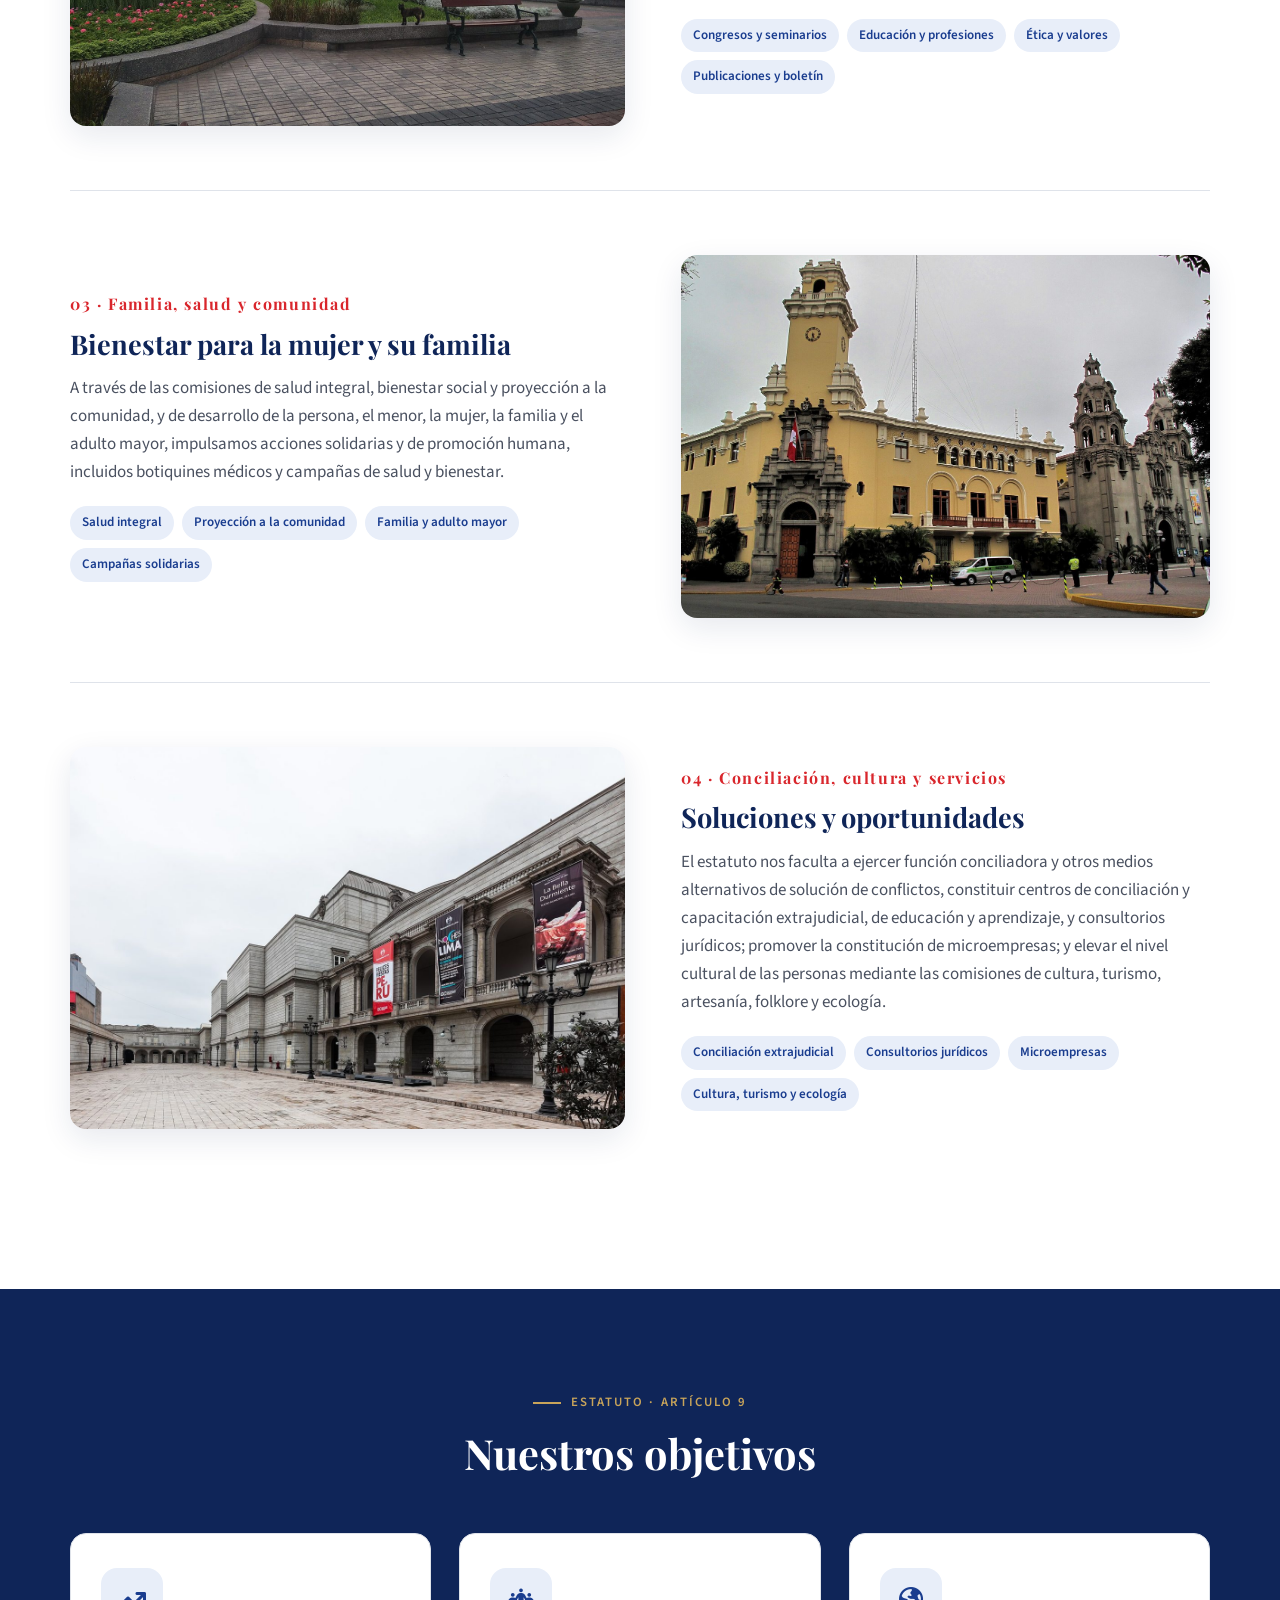
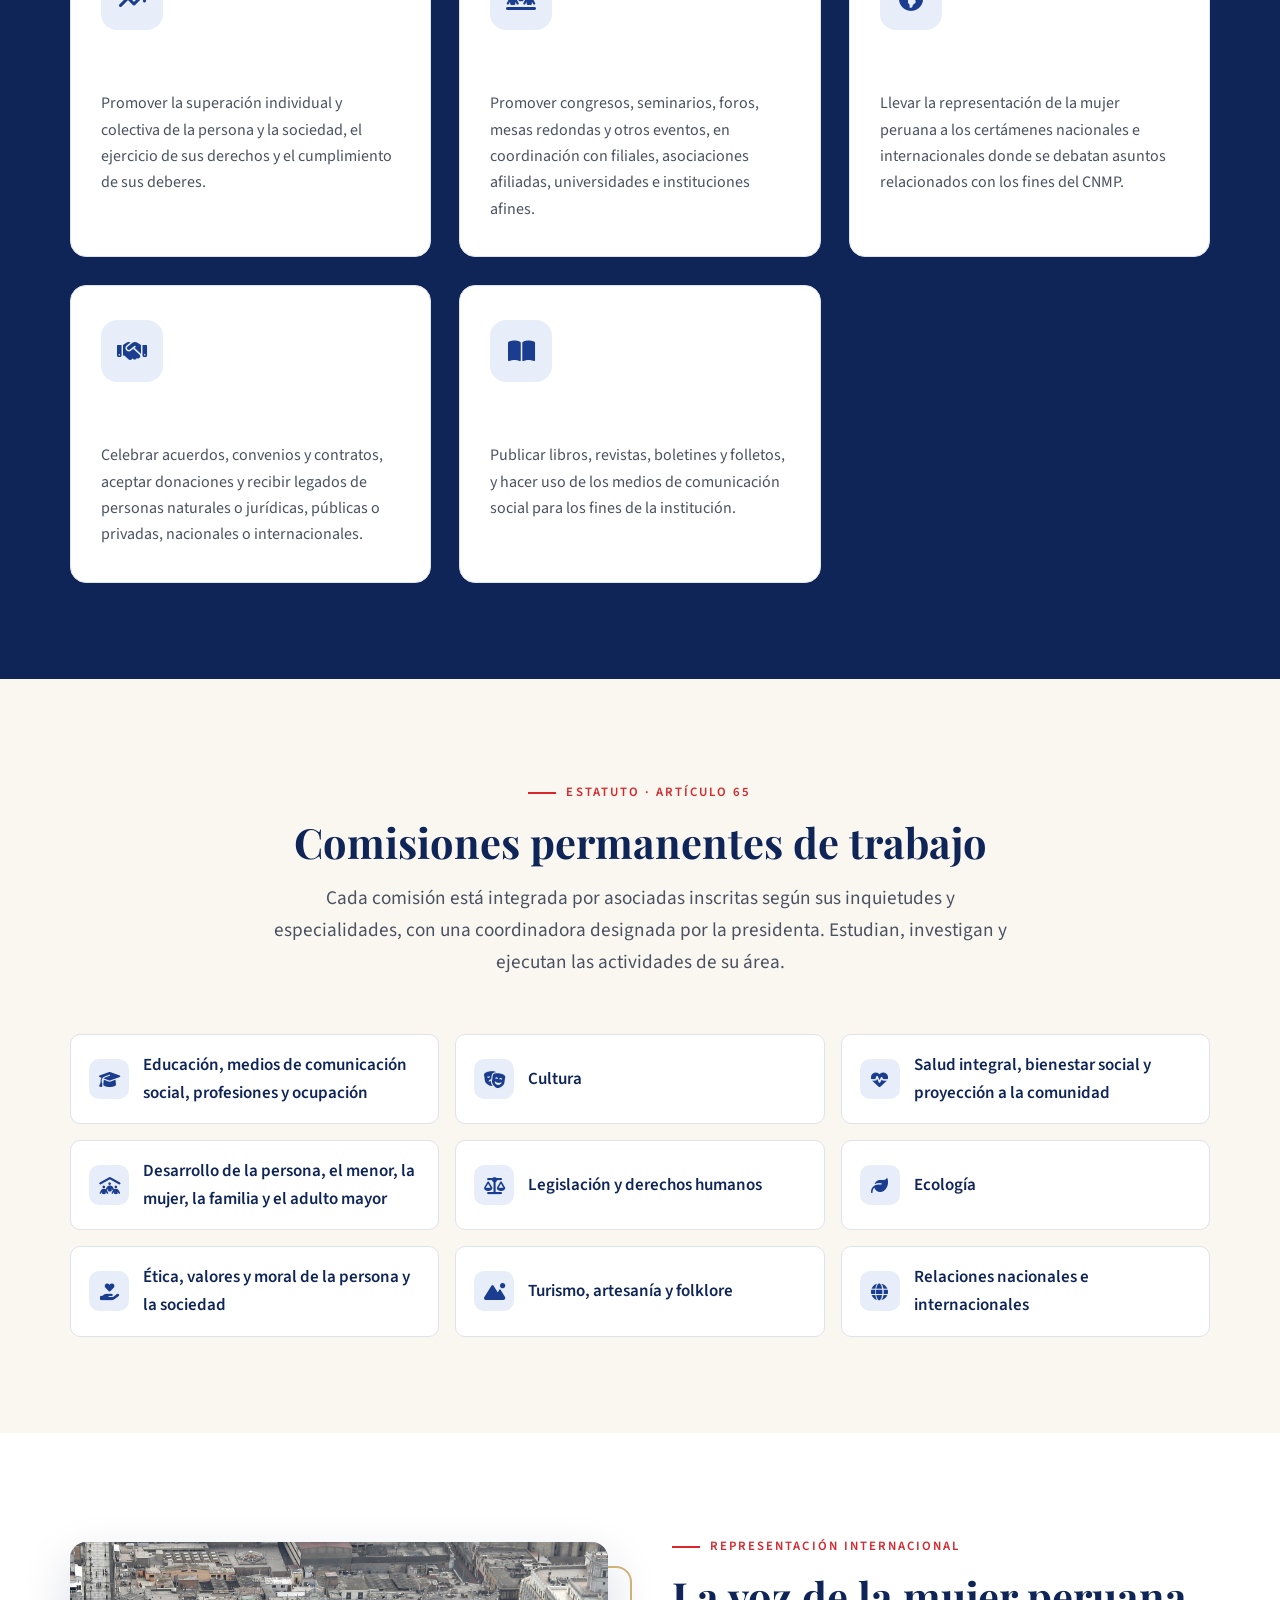
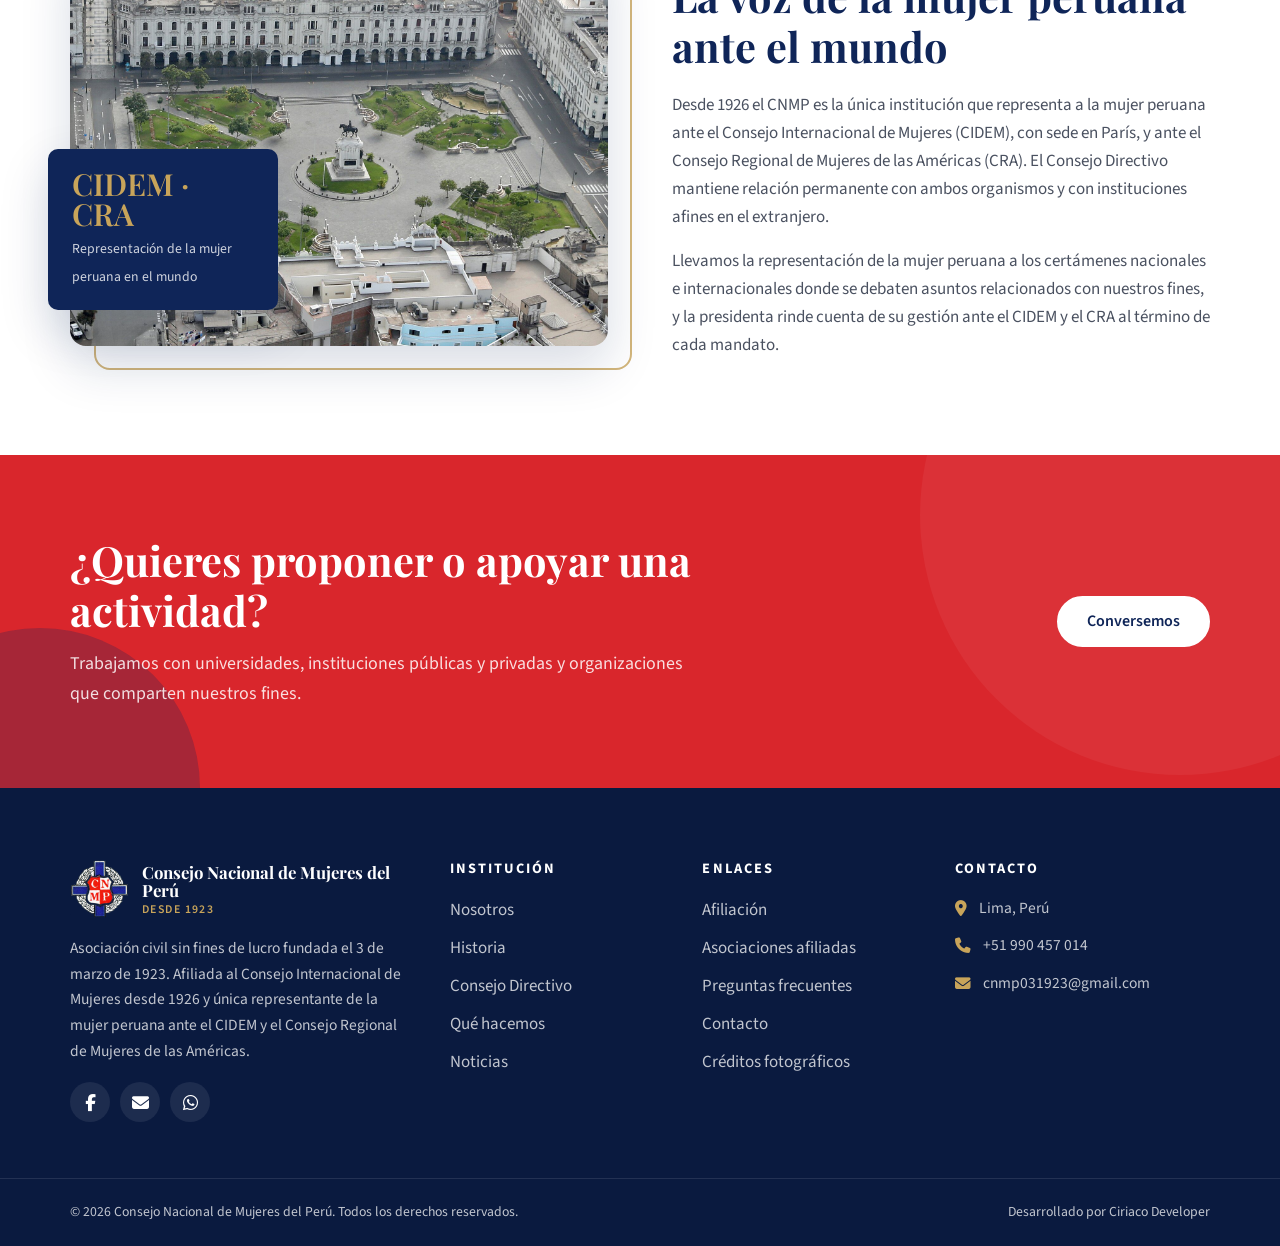
<file: que-hacemos.html>
<!DOCTYPE html>
<html lang="es">
<head>
    <meta charset="UTF-8">
    <meta name="viewport" content="width=device-width, initial-scale=1.0">
    <title>Qué hacemos | Consejo Nacional de Mujeres del Perú</title>
    <meta name="description" content="Líneas de acción, objetivos y comisiones permanentes de trabajo del Consejo Nacional de Mujeres del Perú: derechos e igualdad, formación, familia y comunidad, conciliación y servicios.">
    <meta name="author" content="Consejo Nacional de Mujeres del Perú">
    <link rel="canonical" href="https://consejonacionaldemujeresdelperu.com/que-hacemos.html">
    <link rel="alternate" type="application/rss+xml" title="Noticias · Consejo Nacional de Mujeres del Perú" href="https://consejonacionaldemujeresdelperu.com/feed.xml">
    <meta name="theme-color" content="#0f2558">
    <meta property="og:title" content="Qué hacemos | Consejo Nacional de Mujeres del Perú">
    <meta property="og:description" content="Líneas de acción, objetivos y comisiones permanentes de trabajo del Consejo Nacional de Mujeres del Perú: derechos e igualdad, formación, familia y comunidad, conciliación y servicios.">
    <meta property="og:type" content="website">
    <meta property="og:url" content="https://consejonacionaldemujeresdelperu.com/que-hacemos.html">
    <meta property="og:locale" content="es_PE">
    <meta property="og:site_name" content="Consejo Nacional de Mujeres del Perú">
    <meta property="og:image" content="https://consejonacionaldemujeresdelperu.com/img/og-image.jpg">
    <meta name="twitter:card" content="summary_large_image">
    <link rel="icon" type="image/png" sizes="32x32" href="img/favicon-32.png">
    <link rel="icon" type="image/png" sizes="64x64" href="img/favicon-64.png">
    <link rel="apple-touch-icon" href="img/apple-touch-icon.png">
    <link rel="preconnect" href="https://fonts.googleapis.com">
    <link rel="preconnect" href="https://fonts.gstatic.com" crossorigin>
    <link href="https://fonts.googleapis.com/css2?family=Playfair+Display:ital,wght@0,600;0,700;1,600&family=Source+Sans+3:wght@400;600;700&display=swap" rel="stylesheet">
    <link rel="stylesheet" href="https://cdnjs.cloudflare.com/ajax/libs/font-awesome/6.5.1/css/all.min.css">
    <link rel="stylesheet" href="css/styles.css?v=7bbe52f0">
</head>
<body>
    <a class="skip-link" href="#contenido">Ir al contenido</a>

    <div class="topbar">
        <div class="container">
            <div class="topbar__info">
                <a href="tel:+51990457014"><i class="fas fa-phone"></i><span>+51 990 457 014</span></a>
                <a href="mailto:cnmp031923@gmail.com"><i class="fas fa-envelope"></i><span>cnmp031923@gmail.com</span></a>
                <a href="contacto.html"><i class="fas fa-location-dot"></i><span>Lima, Perú</span></a>
            </div>
            <div class="topbar__social">
                <a href="https://www.facebook.com/p/Consejo-Nacional-de-Mujeres-del-Per%C3%BA-100068176325426/" target="_blank" rel="noopener noreferrer" aria-label="Facebook"><i class="fab fa-facebook-f"></i></a>
                <a href="https://wa.me/51990457014" target="_blank" rel="noopener noreferrer" aria-label="WhatsApp"><i class="fab fa-whatsapp"></i></a>
            </div>
        </div>
    </div>

    <header class="header">
        <div class="container">
            <a class="brand" href="index.html" aria-label="Consejo Nacional de Mujeres del Perú, inicio">
                <img src="img/logo-192.png" alt="Escudo del Consejo Nacional de Mujeres del Perú" width="58" height="58">
                <span class="brand__text">
                    <span class="brand__name">Consejo Nacional de Mujeres del Perú</span>
                    <span class="brand__tag">Desde 1923</span>
                </span>
            </a>
            <button class="nav-toggle" aria-label="Abrir menú" aria-expanded="false" aria-controls="menu">
                <span></span><span></span><span></span>
            </button>
            <nav class="nav" id="menu" aria-label="Principal">
                <ul class="nav__list">
                    <li><a href="index.html">Inicio</a></li>
                    <li><a href="nosotros.html">Nosotros</a></li>
                    <li><a href="que-hacemos.html">Qué hacemos</a></li>
                    <li><a href="noticias.html">Noticias</a></li>
                    <li><a href="participa.html">Participa</a></li>
                    <li><a href="contacto.html">Contacto</a></li>
                    <li class="nav__cta"><a class="btn btn--primary btn--sm" href="participa.html">Afíliate</a></li>
                </ul>
            </nav>
        </div>
    </header>

    <main id="contenido">
        <section class="hero hero--page">
            <div class="hero__bg"><img src="img/fotos/que-hacemos-hero.jpg" alt="" fetchpriority="high"></div>
            <div class="container">
                <div class="hero__content">
                    <nav class="breadcrumb" aria-label="Ruta"><a href="index.html">Inicio</a><span>/</span><span>Qué hacemos</span></nav>
                    <h1>Qué hacemos</h1>
                    <p>Los fines y objetivos de nuestro estatuto se traducen en líneas de acción concretas y en el trabajo de nueve comisiones permanentes.</p>
                </div>
            </div>
        </section>

        <section class="section">
            <div class="container">
                <div class="section__header reveal">
                    <span class="eyebrow">Líneas de acción</span>
                    <h2>Así trabajamos por la mujer peruana</h2>
                </div>

                <article class="program reveal" id="derechos">
                    <div class="program__media"><img src="img/fotos/programa-derechos.jpg" alt="Derechos e igualdad" loading="lazy"></div>
                    <div class="program__content">
                        <div class="program__num">01 · Derechos e igualdad</div>
                        <h3>Una voz por los derechos de la persona</h3>
                        <p>Promovemos el reconocimiento y el respeto de los derechos de la persona, la eliminación de toda forma de discriminación por razón de nacimiento, sexo, raza, idioma o religión, y la igualdad de derechos y responsabilidades entre el hombre y la mujer. Unimos esfuerzos para desterrar toda forma de violencia contra la mujer y el menor.</p>
                        <div class="program__tags"><span>Legislación y derechos humanos</span><span>Igualdad de oportunidades</span><span>Prevención de la violencia</span><span>Pronunciamientos</span></div>
                    </div>
                </article>

                <article class="program reveal" id="formacion">
                    <div class="program__media"><img src="img/fotos/programa-formacion.jpg" alt="Formación y participación" loading="lazy"></div>
                    <div class="program__content">
                        <div class="program__num">02 · Formación y participación</div>
                        <h3>Mujeres preparadas para la vida pública</h3>
                        <p>Fomentamos en las mujeres del Perú la toma de conciencia de sus responsabilidades en la familia y la sociedad, y las preparamos e incentivamos a participar en la vida pública del país mediante congresos, seminarios, foros y mesas redondas, en coordinación con filiales, asociaciones afiliadas, universidades e instituciones afines.</p>
                        <div class="program__tags"><span>Congresos y seminarios</span><span>Educación y profesiones</span><span>Ética y valores</span><span>Publicaciones y boletín</span></div>
                    </div>
                </article>

                <article class="program reveal" id="familia">
                    <div class="program__media"><img src="img/fotos/programa-familia.jpg" alt="Familia, salud y comunidad" loading="lazy"></div>
                    <div class="program__content">
                        <div class="program__num">03 · Familia, salud y comunidad</div>
                        <h3>Bienestar para la mujer y su familia</h3>
                        <p>A través de las comisiones de salud integral, bienestar social y proyección a la comunidad, y de desarrollo de la persona, el menor, la mujer, la familia y el adulto mayor, impulsamos acciones solidarias y de promoción humana, incluidos botiquines médicos y campañas de salud y bienestar.</p>
                        <div class="program__tags"><span>Salud integral</span><span>Proyección a la comunidad</span><span>Familia y adulto mayor</span><span>Campañas solidarias</span></div>
                    </div>
                </article>

                <article class="program reveal" id="conciliacion">
                    <div class="program__media"><img src="img/fotos/programa-cultura.jpg" alt="Conciliación, cultura y servicios" loading="lazy"></div>
                    <div class="program__content">
                        <div class="program__num">04 · Conciliación, cultura y servicios</div>
                        <h3>Soluciones y oportunidades</h3>
                        <p>El estatuto nos faculta a ejercer función conciliadora y otros medios alternativos de solución de conflictos, constituir centros de conciliación y capacitación extrajudicial, de educación y aprendizaje, y consultorios jurídicos; promover la constitución de microempresas; y elevar el nivel cultural de las personas mediante las comisiones de cultura, turismo, artesanía, folklore y ecología.</p>
                        <div class="program__tags"><span>Conciliación extrajudicial</span><span>Consultorios jurídicos</span><span>Microempresas</span><span>Cultura, turismo y ecología</span></div>
                    </div>
                </article>
            </div>
        </section>

        <section class="section section--azul" id="objetivos">
            <div class="container">
                <div class="section__header reveal">
                    <span class="eyebrow">Estatuto · Artículo 9</span>
                    <h2>Nuestros objetivos</h2>
                </div>
                <div class="grid grid--3">
                    <article class="card reveal"><div class="card__icon"><i class="fas fa-arrow-trend-up"></i></div><h3>Superación de la persona</h3><p>Promover la superación individual y colectiva de la persona y la sociedad, el ejercicio de sus derechos y el cumplimiento de sus deberes.</p></article>
                    <article class="card reveal"><div class="card__icon"><i class="fas fa-people-line"></i></div><h3>Congresos y foros</h3><p>Promover congresos, seminarios, foros, mesas redondas y otros eventos, en coordinación con filiales, asociaciones afiliadas, universidades e instituciones afines.</p></article>
                    <article class="card reveal"><div class="card__icon"><i class="fas fa-earth-americas"></i></div><h3>Representación</h3><p>Llevar la representación de la mujer peruana a los certámenes nacionales e internacionales donde se debatan asuntos relacionados con los fines del CNMP.</p></article>
                    <article class="card reveal"><div class="card__icon"><i class="fas fa-handshake"></i></div><h3>Convenios y alianzas</h3><p>Celebrar acuerdos, convenios y contratos, aceptar donaciones y recibir legados de personas naturales o jurídicas, públicas o privadas, nacionales o internacionales.</p></article>
                    <article class="card reveal"><div class="card__icon"><i class="fas fa-book-open"></i></div><h3>Publicaciones</h3><p>Publicar libros, revistas, boletines y folletos, y hacer uso de los medios de comunicación social para los fines de la institución.</p></article>
                </div>
            </div>
        </section>

        <section class="section section--crema" id="comisiones">
            <div class="container">
                <div class="section__header reveal">
                    <span class="eyebrow">Estatuto · Artículo 65</span>
                    <h2>Comisiones permanentes de trabajo</h2>
                    <p class="lead">Cada comisión está integrada por asociadas inscritas según sus inquietudes y especialidades, con una coordinadora designada por la presidenta. Estudian, investigan y ejecutan las actividades de su área.</p>
                </div>
                <div class="commissions">
                    <div class="commission reveal"><i class="fas fa-graduation-cap"></i><span>Educación, medios de comunicación social, profesiones y ocupación</span></div>
                    <div class="commission reveal"><i class="fas fa-masks-theater"></i><span>Cultura</span></div>
                    <div class="commission reveal"><i class="fas fa-heart-pulse"></i><span>Salud integral, bienestar social y proyección a la comunidad</span></div>
                    <div class="commission reveal"><i class="fas fa-people-roof"></i><span>Desarrollo de la persona, el menor, la mujer, la familia y el adulto mayor</span></div>
                    <div class="commission reveal"><i class="fas fa-scale-balanced"></i><span>Legislación y derechos humanos</span></div>
                    <div class="commission reveal"><i class="fas fa-leaf"></i><span>Ecología</span></div>
                    <div class="commission reveal"><i class="fas fa-hand-holding-heart"></i><span>Ética, valores y moral de la persona y la sociedad</span></div>
                    <div class="commission reveal"><i class="fas fa-mountain-sun"></i><span>Turismo, artesanía y folklore</span></div>
                    <div class="commission reveal"><i class="fas fa-globe"></i><span>Relaciones nacionales e internacionales</span></div>
                </div>
            </div>
        </section>

        <section class="section" id="internacional">
            <div class="container">
                <div class="split">
                    <div class="split__media split__media--wide reveal">
                        <img src="img/fotos/participa-hero.jpg" alt="Plaza San Martín, Lima" loading="lazy">
                        <div class="split__badge"><strong>CIDEM · CRA</strong><span>Representación de la mujer peruana en el mundo</span></div>
                    </div>
                    <div class="split__content reveal reveal-delay-1">
                        <span class="eyebrow">Representación internacional</span>
                        <h2>La voz de la mujer peruana ante el mundo</h2>
                        <p>Desde 1926 el CNMP es la única institución que representa a la mujer peruana ante el Consejo Internacional de Mujeres (CIDEM), con sede en París, y ante el Consejo Regional de Mujeres de las Américas (CRA). El Consejo Directivo mantiene relación permanente con ambos organismos y con instituciones afines en el extranjero.</p>
                        <p>Llevamos la representación de la mujer peruana a los certámenes nacionales e internacionales donde se debaten asuntos relacionados con nuestros fines, y la presidenta rinde cuenta de su gestión ante el CIDEM y el CRA al término de cada mandato.</p>
                    </div>
                </div>
            </div>
        </section>

        <section class="cta cta--rojo">
            <div class="container">
                <div>
                    <h2>¿Quieres proponer o apoyar una actividad?</h2>
                    <p>Trabajamos con universidades, instituciones públicas y privadas y organizaciones que comparten nuestros fines.</p>
                </div>
                <div class="cta__actions">
                    <a class="btn btn--white" href="contacto.html?asunto=alianza">Conversemos</a>
                </div>
            </div>
        </section>
    </main>

    <footer class="footer">
        <div class="container">
            <div class="footer__grid">
                <div>
                    <a class="brand" href="index.html">
                        <img src="img/logo-192.png" alt="" width="58" height="58">
                        <span class="brand__text">
                            <span class="brand__name">Consejo Nacional de Mujeres del Perú</span>
                            <span class="brand__tag">Desde 1923</span>
                        </span>
                    </a>
                    <p>Asociación civil sin fines de lucro fundada el 3 de marzo de 1923. Afiliada al Consejo Internacional de Mujeres desde 1926 y única representante de la mujer peruana ante el CIDEM y el Consejo Regional de Mujeres de las Américas.</p>
                    <div class="footer__social">
                        <a href="https://www.facebook.com/p/Consejo-Nacional-de-Mujeres-del-Per%C3%BA-100068176325426/" target="_blank" rel="noopener noreferrer" aria-label="Facebook"><i class="fab fa-facebook-f"></i></a>
                        <a href="mailto:cnmp031923@gmail.com" aria-label="Correo electrónico"><i class="fas fa-envelope"></i></a>
                        <a href="https://wa.me/51990457014" target="_blank" rel="noopener noreferrer" aria-label="WhatsApp"><i class="fab fa-whatsapp"></i></a>
                    </div>
                </div>
                <div>
                    <h4>Institución</h4>
                    <ul class="footer__links">
                        <li><a href="nosotros.html">Nosotros</a></li>
                        <li><a href="nosotros.html#historia">Historia</a></li>
                        <li><a href="nosotros.html#consejo-directivo">Consejo Directivo</a></li>
                        <li><a href="que-hacemos.html">Qué hacemos</a></li>
                        <li><a href="noticias.html">Noticias</a></li>
                    </ul>
                </div>
                <div>
                    <h4>Enlaces</h4>
                    <ul class="footer__links">
                        <li><a href="participa.html#afiliacion">Afiliación</a></li>
                        <li><a href="participa.html#asociaciones">Asociaciones afiliadas</a></li>
                        <li><a href="participa.html#preguntas">Preguntas frecuentes</a></li>
                        <li><a href="contacto.html">Contacto</a></li>
                        <li><a href="creditos.html">Créditos fotográficos</a></li>
                    </ul>
                </div>
                <div>
                    <h4>Contacto</h4>
                    <ul class="footer__contact">
                        <li><i class="fas fa-location-dot"></i><span>Lima, Perú</span></li>
                        <li><i class="fas fa-phone"></i><a href="tel:+51990457014">+51 990 457 014</a></li>
                        <li><i class="fas fa-envelope"></i><a href="mailto:cnmp031923@gmail.com">cnmp031923@gmail.com</a></li>
                    </ul>
                </div>
            </div>
        </div>
        <div class="footer__bottom">
            <div class="container">
                <span>© <span data-year></span> Consejo Nacional de Mujeres del Perú. Todos los derechos reservados.</span>
                <span>Desarrollado por <a href="https://ciriacodeveloper.com" target="_blank" rel="noopener noreferrer">Ciriaco Developer</a></span>
            </div>
        </div>
    </footer>

    <button class="back-top" aria-label="Volver arriba"><i class="fas fa-chevron-up"></i></button>
    <script src="js/main.js?v=43ec0e7a"></script>
</body>
</html>
</file>
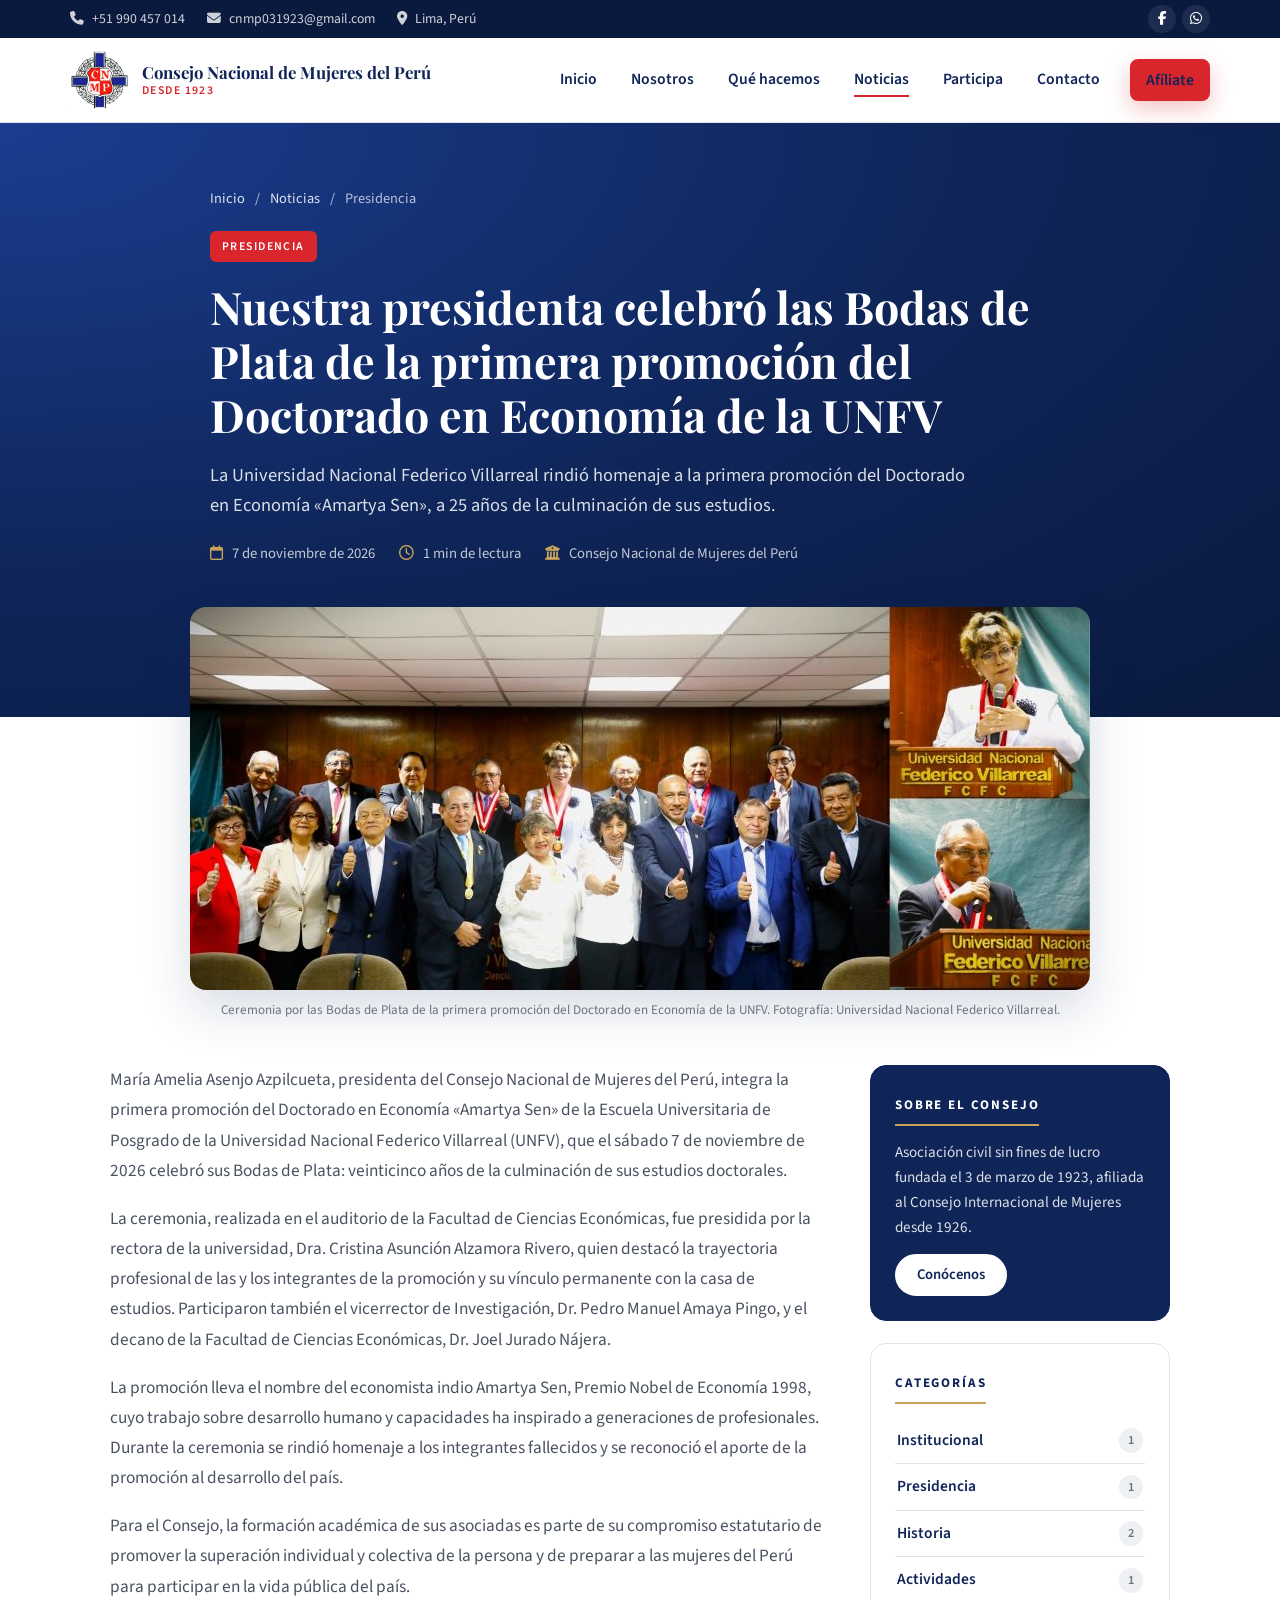
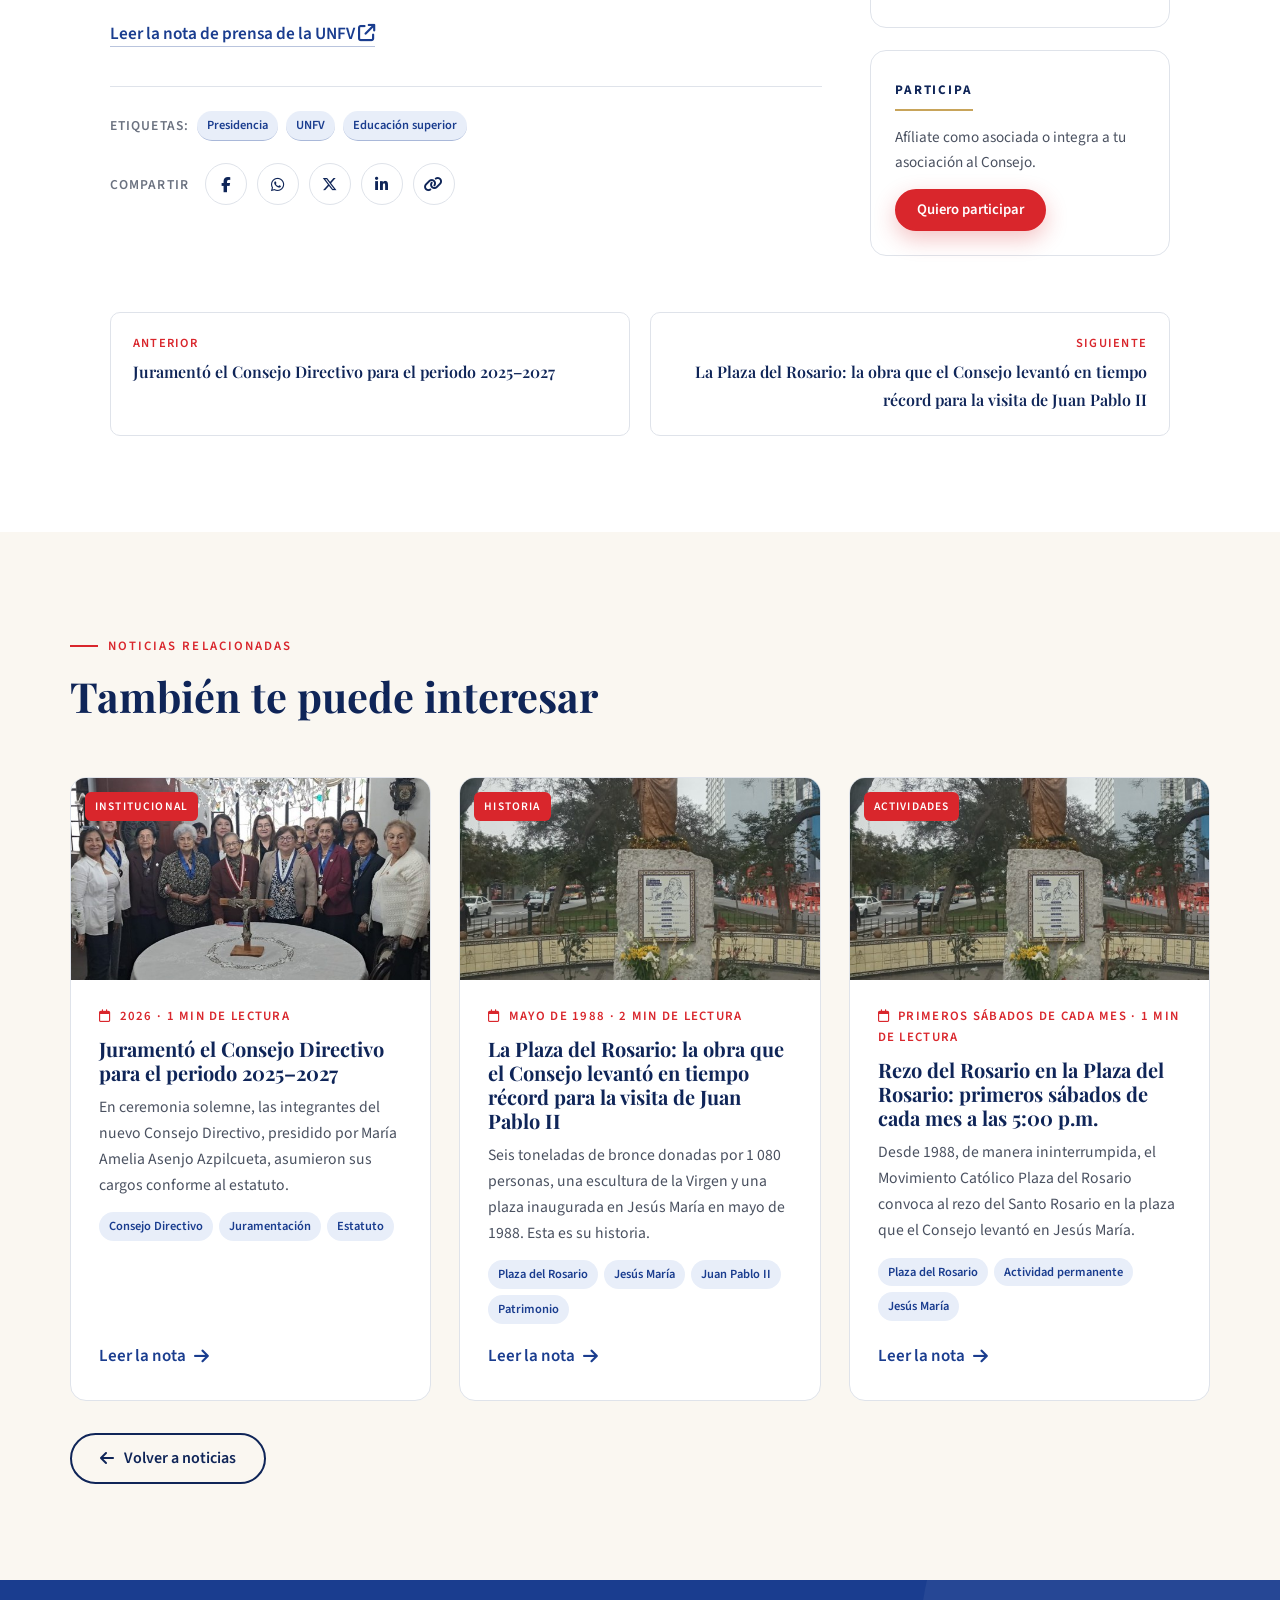
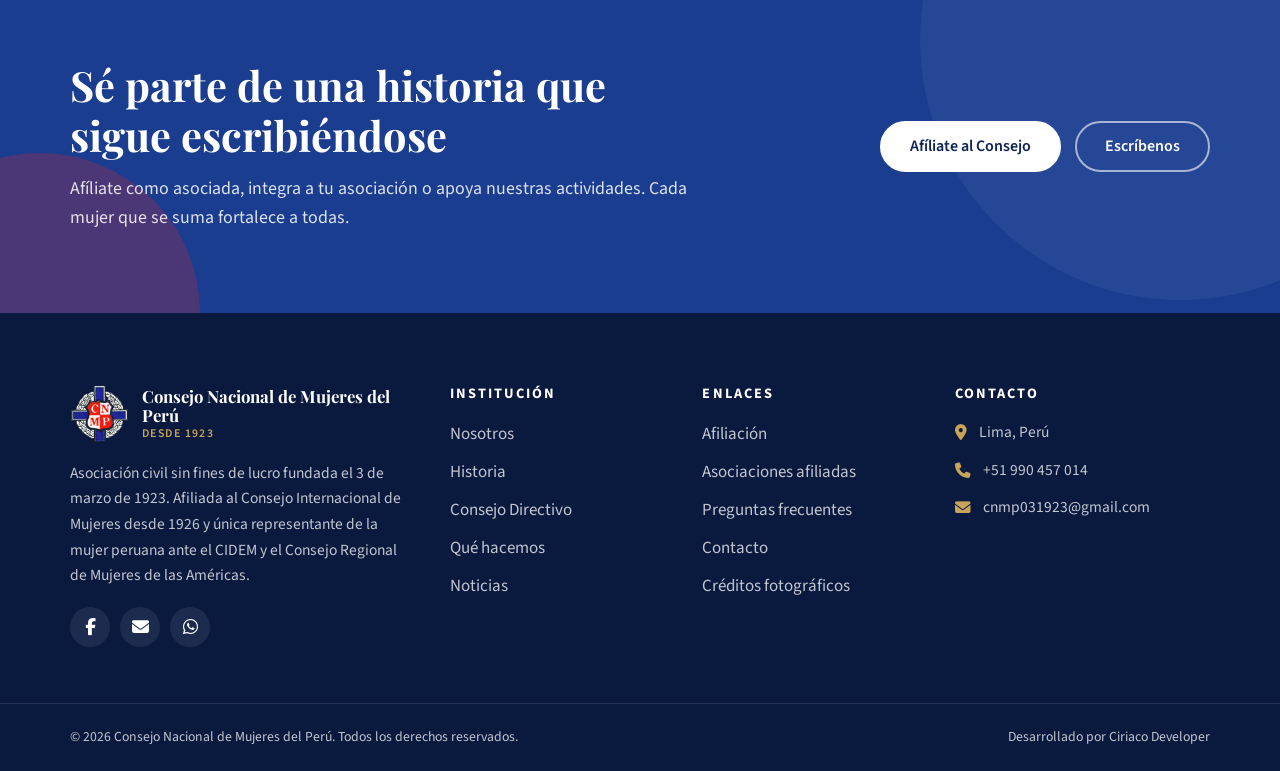
<file: noticias/bodas-de-plata-doctorado-economia-unfv.html>
<!DOCTYPE html>
<html lang="es">
<head>
    <meta charset="UTF-8">
    <meta name="viewport" content="width=device-width, initial-scale=1.0">
    <title>Nuestra presidenta celebró las Bodas de Plata de la primera promoción del Doctorado en Economía de la UNFV | Consejo Nacional de Mujeres del Perú</title>
    <meta name="description" content="La Universidad Nacional Federico Villarreal rindió homenaje a la primera promoción del Doctorado en Economía «Amartya Sen», a 25 años de la culminación de sus estudios.">
    <meta name="author" content="Consejo Nacional de Mujeres del Perú">
    <link rel="canonical" href="https://consejonacionaldemujeresdelperu.com/noticias/bodas-de-plata-doctorado-economia-unfv.html">
    <link rel="alternate" type="application/rss+xml" title="Noticias · Consejo Nacional de Mujeres del Perú" href="https://consejonacionaldemujeresdelperu.com/feed.xml">
    <meta name="theme-color" content="#0f2558">
    <meta property="og:title" content="Nuestra presidenta celebró las Bodas de Plata de la primera promoción del Doctorado en Economía de la UNFV | Consejo Nacional de Mujeres del Perú">
    <meta property="og:description" content="La Universidad Nacional Federico Villarreal rindió homenaje a la primera promoción del Doctorado en Economía «Amartya Sen», a 25 años de la culminación de sus estudios.">
    <meta property="og:type" content="article">
    <meta property="og:url" content="https://consejonacionaldemujeresdelperu.com/noticias/bodas-de-plata-doctorado-economia-unfv.html">
    <meta property="og:locale" content="es_PE">
    <meta property="og:site_name" content="Consejo Nacional de Mujeres del Perú">
    <meta property="og:image" content="https://consejonacionaldemujeresdelperu.com/img/fotos/noticia-unfv-2026.jpg">
    <meta name="twitter:card" content="summary_large_image">
    <link rel="icon" type="image/png" sizes="32x32" href="../img/favicon-32.png">
    <link rel="icon" type="image/png" sizes="64x64" href="../img/favicon-64.png">
    <link rel="apple-touch-icon" href="../img/apple-touch-icon.png">
    <link rel="preconnect" href="https://fonts.googleapis.com">
    <link rel="preconnect" href="https://fonts.gstatic.com" crossorigin>
    <link href="https://fonts.googleapis.com/css2?family=Playfair+Display:ital,wght@0,600;0,700;1,600&family=Source+Sans+3:wght@400;600;700&display=swap" rel="stylesheet">
    <link rel="stylesheet" href="https://cdnjs.cloudflare.com/ajax/libs/font-awesome/6.5.1/css/all.min.css">
    <link rel="stylesheet" href="../css/styles.css?v=7bbe52f0">
    <script type="application/ld+json">
    {
        "@context": "https://schema.org",
        "@type": "NewsArticle",
        "headline": "Nuestra presidenta celebró las Bodas de Plata de la primera promoción del Doctorado en Economía de la UNFV",
        "description": "La Universidad Nacional Federico Villarreal rindió homenaje a la primera promoción del Doctorado en Economía «Amartya Sen», a 25 años de la culminación de sus estudios.",
        "image": ["https://consejonacionaldemujeresdelperu.com/img/fotos/noticia-unfv-2026.jpg"],
        "datePublished": "2026-11-09",
        "dateModified": "2026-11-09",
        "articleSection": "Presidencia",
        "keywords": "Presidencia, UNFV, Educación superior",
        "inLanguage": "es-PE",
        "mainEntityOfPage": { "@type": "WebPage", "@id": "https://consejonacionaldemujeresdelperu.com/noticias/bodas-de-plata-doctorado-economia-unfv.html" },
        "author": { "@type": "Organization", "name": "Consejo Nacional de Mujeres del Perú", "url": "https://consejonacionaldemujeresdelperu.com/" },
        "publisher": { "@type": "Organization", "name": "Consejo Nacional de Mujeres del Perú", "logo": { "@type": "ImageObject", "url": "https://consejonacionaldemujeresdelperu.com/img/logo-512.png" } }
    }
    </script>
    <script type="application/ld+json">
    {
        "@context": "https://schema.org",
        "@type": "BreadcrumbList",
        "itemListElement": [
            { "@type": "ListItem", "position": 1, "name": "Inicio", "item": "https://consejonacionaldemujeresdelperu.com/" },
            { "@type": "ListItem", "position": 2, "name": "Noticias", "item": "https://consejonacionaldemujeresdelperu.com/noticias.html" },
            { "@type": "ListItem", "position": 3, "name": "Nuestra presidenta celebró las Bodas de Plata de la primera promoción del Doctorado en Economía de la UNFV", "item": "https://consejonacionaldemujeresdelperu.com/noticias/bodas-de-plata-doctorado-economia-unfv.html" }
        ]
    }
    </script>
    <meta property="article:published_time" content="2026-11-09">
    <meta property="article:section" content="Presidencia">
    <meta property="article:tag" content="Presidencia">
    <meta property="article:tag" content="UNFV">
    <meta property="article:tag" content="Educación superior">
</head>
<body>
    <a class="skip-link" href="#contenido">Ir al contenido</a>

    <div class="topbar">
        <div class="container">
            <div class="topbar__info">
                <a href="tel:+51990457014"><i class="fas fa-phone"></i><span>+51 990 457 014</span></a>
                <a href="mailto:cnmp031923@gmail.com"><i class="fas fa-envelope"></i><span>cnmp031923@gmail.com</span></a>
                <a href="../contacto.html"><i class="fas fa-location-dot"></i><span>Lima, Perú</span></a>
            </div>
            <div class="topbar__social">
                <a href="https://www.facebook.com/p/Consejo-Nacional-de-Mujeres-del-Per%C3%BA-100068176325426/" target="_blank" rel="noopener noreferrer" aria-label="Facebook"><i class="fab fa-facebook-f"></i></a>
                <a href="https://wa.me/51990457014" target="_blank" rel="noopener noreferrer" aria-label="WhatsApp"><i class="fab fa-whatsapp"></i></a>
            </div>
        </div>
    </div>

    <header class="header">
        <div class="container">
            <a class="brand" href="../index.html" aria-label="Consejo Nacional de Mujeres del Perú, inicio">
                <img src="../img/logo-192.png" alt="Escudo del Consejo Nacional de Mujeres del Perú" width="58" height="58">
                <span class="brand__text">
                    <span class="brand__name">Consejo Nacional de Mujeres del Perú</span>
                    <span class="brand__tag">Desde 1923</span>
                </span>
            </a>
            <button class="nav-toggle" aria-label="Abrir menú" aria-expanded="false" aria-controls="menu">
                <span></span><span></span><span></span>
            </button>
            <nav class="nav" id="menu" aria-label="Principal">
                <ul class="nav__list">
                    <li><a href="../index.html">Inicio</a></li>
                    <li><a href="../nosotros.html">Nosotros</a></li>
                    <li><a href="../que-hacemos.html">Qué hacemos</a></li>
                    <li><a href="../noticias.html">Noticias</a></li>
                    <li><a href="../participa.html">Participa</a></li>
                    <li><a href="../contacto.html">Contacto</a></li>
                    <li class="nav__cta"><a class="btn btn--primary btn--sm" href="../participa.html">Afíliate</a></li>
                </ul>
            </nav>
        </div>
    </header>

    <main id="contenido">
        <section class="post-hero">
            <div class="container">
                <nav class="breadcrumb" aria-label="Ruta"><a href="../index.html">Inicio</a><span>/</span><a href="../noticias.html">Noticias</a><span>/</span><span>Presidencia</span></nav>
                <a class="post__cat" href="../noticias.html?categoria=presidencia">Presidencia</a>
                <h1>Nuestra presidenta celebró las Bodas de Plata de la primera promoción del Doctorado en Economía de la UNFV</h1>
                <p class="post__excerpt">La Universidad Nacional Federico Villarreal rindió homenaje a la primera promoción del Doctorado en Economía «Amartya Sen», a 25 años de la culminación de sus estudios.</p>
                <div class="post__meta"><span><i class="far fa-calendar"></i> 7 de noviembre de 2026</span><span><i class="far fa-clock"></i> 1 min de lectura</span><span><i class="fas fa-building-columns"></i> Consejo Nacional de Mujeres del Perú</span></div>
            </div>
        </section>
        <article class="section post">
            <div class="container">
                <figure class="post__figure reveal">
                    <img src="../img/fotos/noticia-unfv-2026.jpg" alt="Ceremonia por las Bodas de Plata de la primera promoción del Doctorado en Economía de la UNFV" fetchpriority="high">
                    <figcaption>Ceremonia por las Bodas de Plata de la primera promoción del Doctorado en Economía de la UNFV. Fotografía: Universidad Nacional Federico Villarreal.</figcaption>
                </figure>
                <div class="post__layout">
                    <div class="post__body reveal">
<p>María Amelia Asenjo Azpilcueta, presidenta del Consejo Nacional de Mujeres del Perú, integra la primera promoción del Doctorado en Economía «Amartya Sen» de la Escuela Universitaria de Posgrado de la Universidad Nacional Federico Villarreal (UNFV), que el sábado 7 de noviembre de 2026 celebró sus Bodas de Plata: veinticinco años de la culminación de sus estudios doctorales.</p>
<p>La ceremonia, realizada en el auditorio de la Facultad de Ciencias Económicas, fue presidida por la rectora de la universidad, Dra. Cristina Asunción Alzamora Rivero, quien destacó la trayectoria profesional de las y los integrantes de la promoción y su vínculo permanente con la casa de estudios. Participaron también el vicerrector de Investigación, Dr. Pedro Manuel Amaya Pingo, y el decano de la Facultad de Ciencias Económicas, Dr. Joel Jurado Nájera.</p>
<p>La promoción lleva el nombre del economista indio Amartya Sen, Premio Nobel de Economía 1998, cuyo trabajo sobre desarrollo humano y capacidades ha inspirado a generaciones de profesionales. Durante la ceremonia se rindió homenaje a los integrantes fallecidos y se reconoció el aporte de la promoción al desarrollo del país.</p>
<p>Para el Consejo, la formación académica de sus asociadas es parte de su compromiso estatutario de promover la superación individual y colectiva de la persona y de preparar a las mujeres del Perú para participar en la vida pública del país.</p>
<p><a href="https://www.unfv.edu.pe/noticias/primera-promocion-del-doctorado-en-economia-celebro-25-anos-de-culminacion-de-sus-estudios" target="_blank" rel="noopener noreferrer">Leer la nota de prensa de la UNFV <i class="fas fa-arrow-up-right-from-square"></i></a></p>
                        <div class="post__tags"><span>Etiquetas:</span><a class="tag" href="../noticias.html?etiqueta=presidencia">Presidencia</a><a class="tag" href="../noticias.html?etiqueta=unfv">UNFV</a><a class="tag" href="../noticias.html?etiqueta=educacion-superior">Educación superior</a></div>
                        <div class="share">
                            <span>Compartir</span>
                            <a href="https://www.facebook.com/sharer/sharer.php?u=https://consejonacionaldemujeresdelperu.com/noticias/bodas-de-plata-doctorado-economia-unfv.html" target="_blank" rel="noopener noreferrer" aria-label="Compartir en Facebook"><i class="fab fa-facebook-f"></i></a>
                            <a href="https://wa.me/?text=Nuestra presidenta celebró las Bodas de Plata de la primera promoción del Doctorado en Economía de la UNFV%20https://consejonacionaldemujeresdelperu.com/noticias/bodas-de-plata-doctorado-economia-unfv.html" target="_blank" rel="noopener noreferrer" aria-label="Compartir por WhatsApp"><i class="fab fa-whatsapp"></i></a>
                            <a href="https://twitter.com/intent/tweet?text=Nuestra presidenta celebró las Bodas de Plata de la primera promoción del Doctorado en Economía de la UNFV&url=https://consejonacionaldemujeresdelperu.com/noticias/bodas-de-plata-doctorado-economia-unfv.html" target="_blank" rel="noopener noreferrer" aria-label="Compartir en X"><i class="fab fa-x-twitter"></i></a>
                            <a href="https://www.linkedin.com/sharing/share-offsite/?url=https://consejonacionaldemujeresdelperu.com/noticias/bodas-de-plata-doctorado-economia-unfv.html" target="_blank" rel="noopener noreferrer" aria-label="Compartir en LinkedIn"><i class="fab fa-linkedin-in"></i></a>
                            <button type="button" data-copy="https://consejonacionaldemujeresdelperu.com/noticias/bodas-de-plata-doctorado-economia-unfv.html" aria-label="Copiar enlace"><i class="fas fa-link"></i></button>
                        </div>
                    </div>
                    <aside class="sidebar reveal reveal-delay-1">
                        <div class="widget widget--azul">
                            <h4>Sobre el Consejo</h4>
                            <p>Asociación civil sin fines de lucro fundada el 3 de marzo de 1923, afiliada al Consejo Internacional de Mujeres desde 1926.</p>
                            <a class="btn btn--white btn--sm" href="../nosotros.html">Conócenos</a>
                        </div>
                        <div class="widget">
                            <h4>Categorías</h4>
                            <ul class="cat-list"><li><a href="../noticias.html?categoria=institucional"><span>Institucional</span><em>1</em></a></li><li><a href="../noticias.html?categoria=presidencia"><span>Presidencia</span><em>1</em></a></li><li><a href="../noticias.html?categoria=historia"><span>Historia</span><em>2</em></a></li><li><a href="../noticias.html?categoria=actividades"><span>Actividades</span><em>1</em></a></li></ul>
                        </div>
                        <div class="widget">
                            <h4>Participa</h4>
                            <p>Afíliate como asociada o integra a tu asociación al Consejo.</p>
                            <a class="btn btn--primary btn--sm" href="../participa.html">Quiero participar</a>
                        </div>
                    </aside>
                </div>
                <nav class="post-nav" aria-label="Más noticias"><a class="post-nav__item post-nav__item--prev" href="juramentacion-consejo-directivo-2025-2027.html"><span>Anterior</span><strong>Juramentó el Consejo Directivo para el periodo 2025–2027</strong></a><a class="post-nav__item post-nav__item--next" href="plaza-del-rosario-historia.html"><span>Siguiente</span><strong>La Plaza del Rosario: la obra que el Consejo levantó en tiempo récord para la visita de Juan Pablo II</strong></a></nav>
            </div>
        </article>
        <section class="section section--crema">
            <div class="container">
                <div class="section__header section__header--left reveal"><span class="eyebrow">Noticias relacionadas</span><h2>También te puede interesar</h2></div>
                <div class="news-grid news-grid--3">
                    <article class="news-card reveal" data-category="institucional" data-tags="consejo-directivo,juramentacion,estatuto" data-search="juramento el consejo directivo para el periodo 20252027 en ceremonia solemne las integrantes del nuevo consejo directivo presidido por maria amelia asenjo azpilcueta asumieron sus cargos conforme al estatuto institucional consejo directivo juramentacion estatuto">
                        <a class="news-card__img" href="../noticias/juramentacion-consejo-directivo-2025-2027.html"><img src="../img/fotos/juramentacion-2026.jpg" alt="Integrantes del Consejo Directivo 2025–2027 durante la ceremonia de juramentación" loading="lazy"><span class="news-card__cat">Institucional</span></a>
                        <div class="news-card__body">
                            <span class="news-card__date"><i class="far fa-calendar"></i> 2026 &middot; 1 min de lectura</span>
                            <h3><a href="../noticias/juramentacion-consejo-directivo-2025-2027.html">Juramentó el Consejo Directivo para el periodo 2025–2027</a></h3>
                            <p>En ceremonia solemne, las integrantes del nuevo Consejo Directivo, presidido por María Amelia Asenjo Azpilcueta, asumieron sus cargos conforme al estatuto.</p>
                            <div class="tags"><a class="tag" href="../noticias.html?etiqueta=consejo-directivo">Consejo Directivo</a><a class="tag" href="../noticias.html?etiqueta=juramentacion">Juramentación</a><a class="tag" href="../noticias.html?etiqueta=estatuto">Estatuto</a></div>
                            <a class="card__link" href="../noticias/juramentacion-consejo-directivo-2025-2027.html">Leer la nota <i class="fas fa-arrow-right"></i></a>
                        </div>
                    </article>
                    <article class="news-card reveal" data-category="historia" data-tags="plaza-del-rosario,jesus-maria,juan-pablo-ii,patrimonio" data-search="la plaza del rosario la obra que el consejo levanto en tiempo record para la visita de juan pablo ii seis toneladas de bronce donadas por 1 080 personas una escultura de la virgen y una plaza inaugurada en jesus maria en mayo de 1988 esta es su historia historia plaza del rosario jesus maria juan pablo ii patrimonio">
                        <a class="news-card__img" href="../noticias/plaza-del-rosario-historia.html"><img src="../img/fotos/plaza-del-rosario.jpg" alt="Escultura de la Virgen del Rosario en la Plaza del Rosario, Jesús María" loading="lazy"><span class="news-card__cat">Historia</span></a>
                        <div class="news-card__body">
                            <span class="news-card__date"><i class="far fa-calendar"></i> Mayo de 1988 &middot; 2 min de lectura</span>
                            <h3><a href="../noticias/plaza-del-rosario-historia.html">La Plaza del Rosario: la obra que el Consejo levantó en tiempo récord para la visita de Juan Pablo II</a></h3>
                            <p>Seis toneladas de bronce donadas por 1 080 personas, una escultura de la Virgen y una plaza inaugurada en Jesús María en mayo de 1988. Esta es su historia.</p>
                            <div class="tags"><a class="tag" href="../noticias.html?etiqueta=plaza-del-rosario">Plaza del Rosario</a><a class="tag" href="../noticias.html?etiqueta=jesus-maria">Jesús María</a><a class="tag" href="../noticias.html?etiqueta=juan-pablo-ii">Juan Pablo II</a><a class="tag" href="../noticias.html?etiqueta=patrimonio">Patrimonio</a></div>
                            <a class="card__link" href="../noticias/plaza-del-rosario-historia.html">Leer la nota <i class="fas fa-arrow-right"></i></a>
                        </div>
                    </article>
                    <article class="news-card reveal" data-category="actividades" data-tags="plaza-del-rosario,actividad-permanente,jesus-maria" data-search="rezo del rosario en la plaza del rosario primeros sabados de cada mes a las 5 00 p m desde 1988 de manera ininterrumpida el movimiento catolico plaza del rosario convoca al rezo del santo rosario en la plaza que el consejo levanto en jesus maria actividades plaza del rosario actividad permanente jesus maria">
                        <a class="news-card__img" href="../noticias/rezo-del-rosario-primeros-sabados.html"><img src="../img/fotos/plaza-del-rosario.jpg" alt="Plaza del Rosario, avenida Salaverry, Jesús María" loading="lazy"><span class="news-card__cat">Actividades</span></a>
                        <div class="news-card__body">
                            <span class="news-card__date"><i class="far fa-calendar"></i> Primeros sábados de cada mes &middot; 1 min de lectura</span>
                            <h3><a href="../noticias/rezo-del-rosario-primeros-sabados.html">Rezo del Rosario en la Plaza del Rosario: primeros sábados de cada mes a las 5:00 p.m.</a></h3>
                            <p>Desde 1988, de manera ininterrumpida, el Movimiento Católico Plaza del Rosario convoca al rezo del Santo Rosario en la plaza que el Consejo levantó en Jesús María.</p>
                            <div class="tags"><a class="tag" href="../noticias.html?etiqueta=plaza-del-rosario">Plaza del Rosario</a><a class="tag" href="../noticias.html?etiqueta=actividad-permanente">Actividad permanente</a><a class="tag" href="../noticias.html?etiqueta=jesus-maria">Jesús María</a></div>
                            <a class="card__link" href="../noticias/rezo-del-rosario-primeros-sabados.html">Leer la nota <i class="fas fa-arrow-right"></i></a>
                        </div>
                    </article>
                </div>
                <div class="mt-32"><a class="btn btn--outline" href="../noticias.html"><i class="fas fa-arrow-left"></i> Volver a noticias</a></div>
            </div>
        </section>
        <section class="cta">
            <div class="container">
                <div>
                    <h2>Sé parte de una historia que sigue escribiéndose</h2>
                    <p>Afíliate como asociada, integra a tu asociación o apoya nuestras actividades. Cada mujer que se suma fortalece a todas.</p>
                </div>
                <div class="cta__actions">
                    <a class="btn btn--white" href="../participa.html">Afíliate al Consejo</a>
                    <a class="btn btn--ghost" href="../contacto.html">Escríbenos</a>
                </div>
            </div>
        </section>
    </main>

    <footer class="footer">
        <div class="container">
            <div class="footer__grid">
                <div>
                    <a class="brand" href="../index.html">
                        <img src="../img/logo-192.png" alt="" width="58" height="58">
                        <span class="brand__text">
                            <span class="brand__name">Consejo Nacional de Mujeres del Perú</span>
                            <span class="brand__tag">Desde 1923</span>
                        </span>
                    </a>
                    <p>Asociación civil sin fines de lucro fundada el 3 de marzo de 1923. Afiliada al Consejo Internacional de Mujeres desde 1926 y única representante de la mujer peruana ante el CIDEM y el Consejo Regional de Mujeres de las Américas.</p>
                    <div class="footer__social">
                        <a href="https://www.facebook.com/p/Consejo-Nacional-de-Mujeres-del-Per%C3%BA-100068176325426/" target="_blank" rel="noopener noreferrer" aria-label="Facebook"><i class="fab fa-facebook-f"></i></a>
                        <a href="mailto:cnmp031923@gmail.com" aria-label="Correo electrónico"><i class="fas fa-envelope"></i></a>
                        <a href="https://wa.me/51990457014" target="_blank" rel="noopener noreferrer" aria-label="WhatsApp"><i class="fab fa-whatsapp"></i></a>
                    </div>
                </div>
                <div>
                    <h4>Institución</h4>
                    <ul class="footer__links">
                        <li><a href="../nosotros.html">Nosotros</a></li>
                        <li><a href="../nosotros.html#historia">Historia</a></li>
                        <li><a href="../nosotros.html#consejo-directivo">Consejo Directivo</a></li>
                        <li><a href="../que-hacemos.html">Qué hacemos</a></li>
                        <li><a href="../noticias.html">Noticias</a></li>
                    </ul>
                </div>
                <div>
                    <h4>Enlaces</h4>
                    <ul class="footer__links">
                        <li><a href="../participa.html#afiliacion">Afiliación</a></li>
                        <li><a href="../participa.html#asociaciones">Asociaciones afiliadas</a></li>
                        <li><a href="../participa.html#preguntas">Preguntas frecuentes</a></li>
                        <li><a href="../contacto.html">Contacto</a></li>
                        <li><a href="../creditos.html">Créditos fotográficos</a></li>
                    </ul>
                </div>
                <div>
                    <h4>Contacto</h4>
                    <ul class="footer__contact">
                        <li><i class="fas fa-location-dot"></i><span>Lima, Perú</span></li>
                        <li><i class="fas fa-phone"></i><a href="tel:+51990457014">+51 990 457 014</a></li>
                        <li><i class="fas fa-envelope"></i><a href="mailto:cnmp031923@gmail.com">cnmp031923@gmail.com</a></li>
                    </ul>
                </div>
            </div>
        </div>
        <div class="footer__bottom">
            <div class="container">
                <span>© <span data-year></span> Consejo Nacional de Mujeres del Perú. Todos los derechos reservados.</span>
                <span>Desarrollado por <a href="https://ciriacodeveloper.com" target="_blank" rel="noopener noreferrer">Ciriaco Developer</a></span>
            </div>
        </div>
    </footer>

    <button class="back-top" aria-label="Volver arriba"><i class="fas fa-chevron-up"></i></button>
    <script src="../js/main.js?v=43ec0e7a"></script>
</body>
</html>
</file>
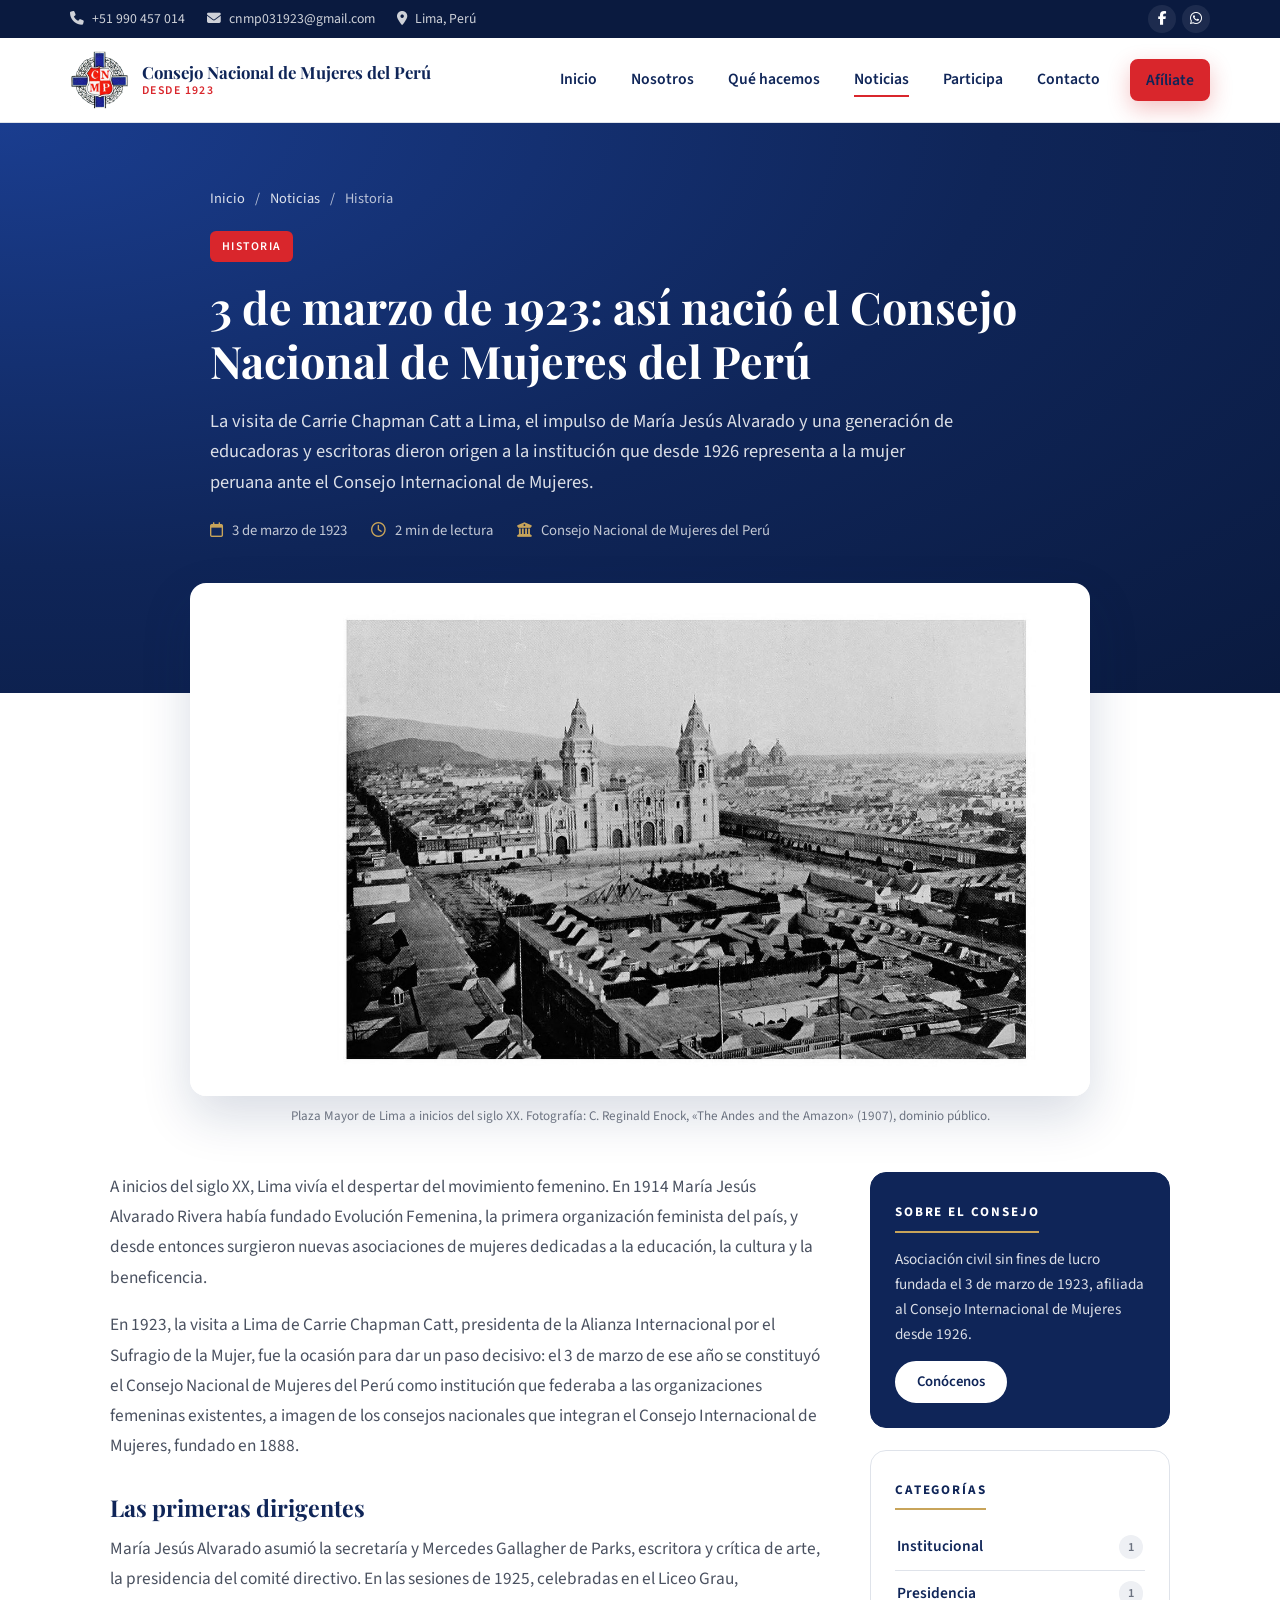
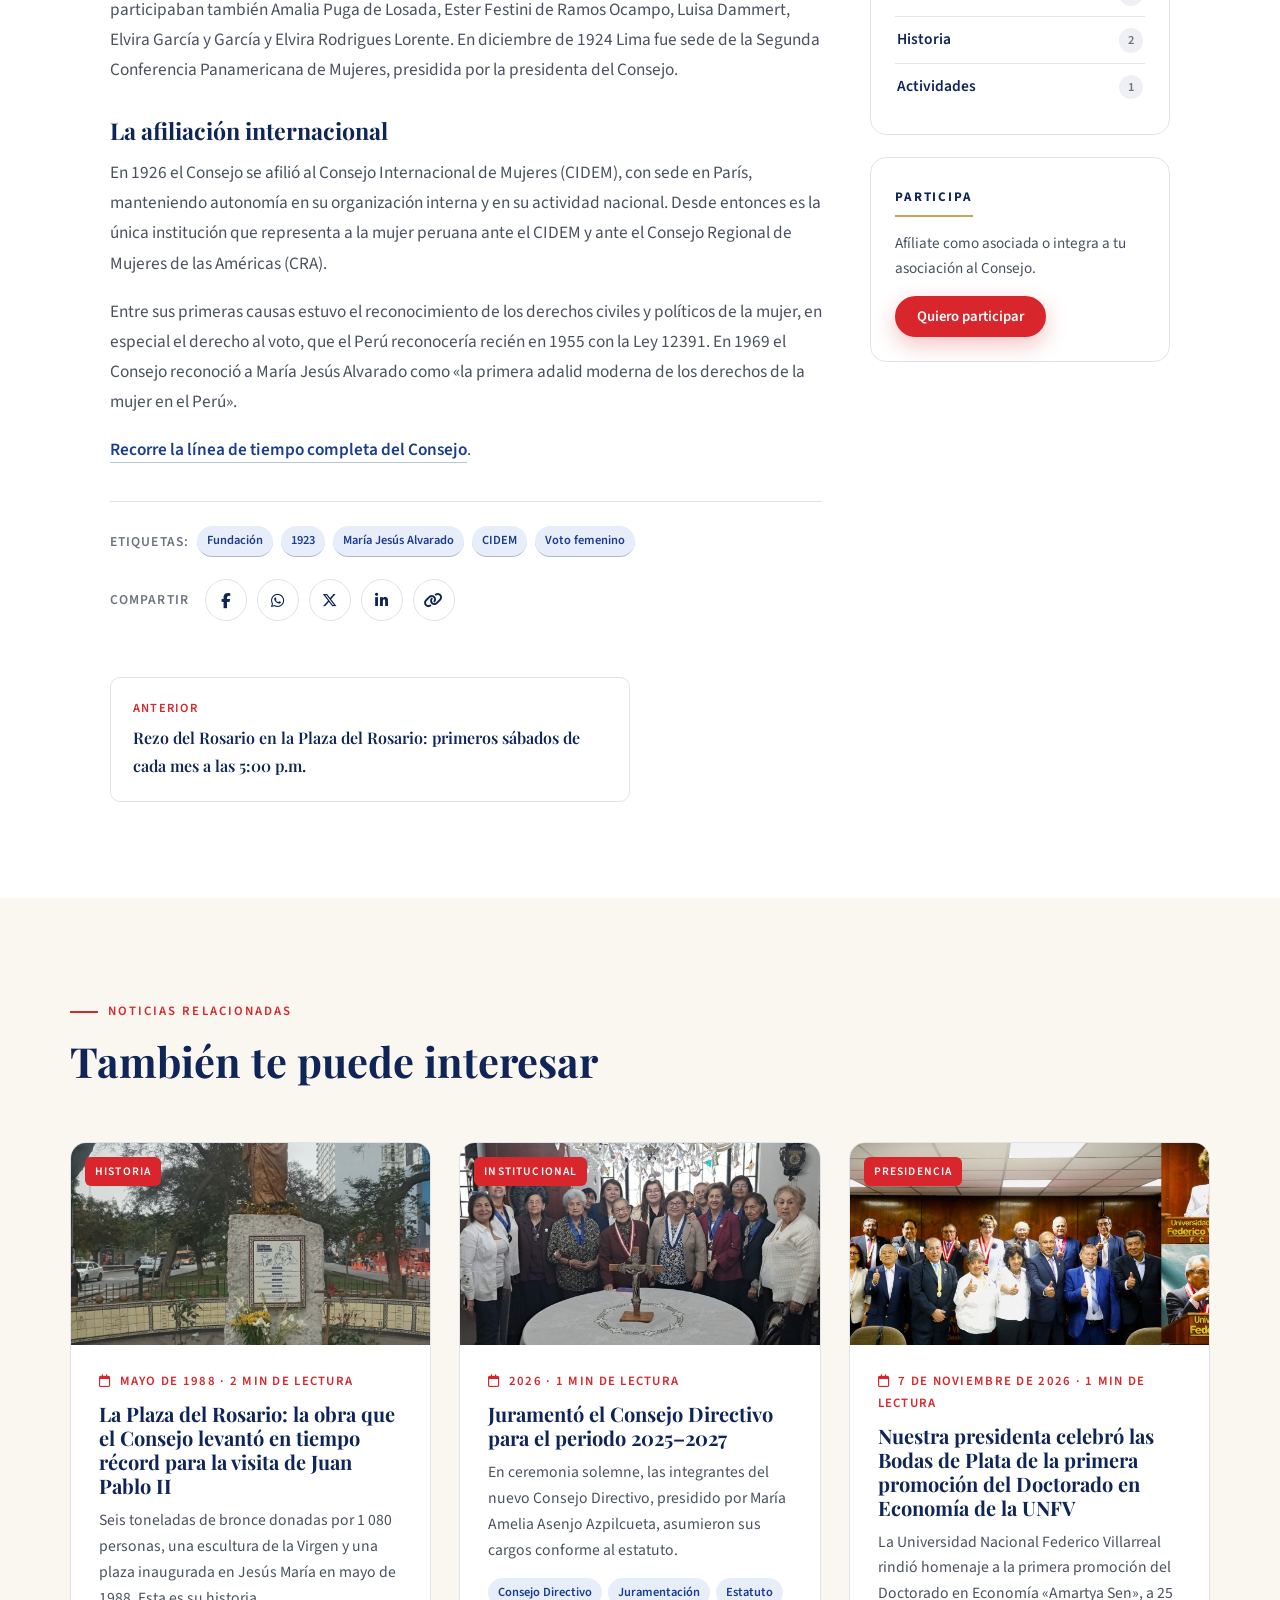
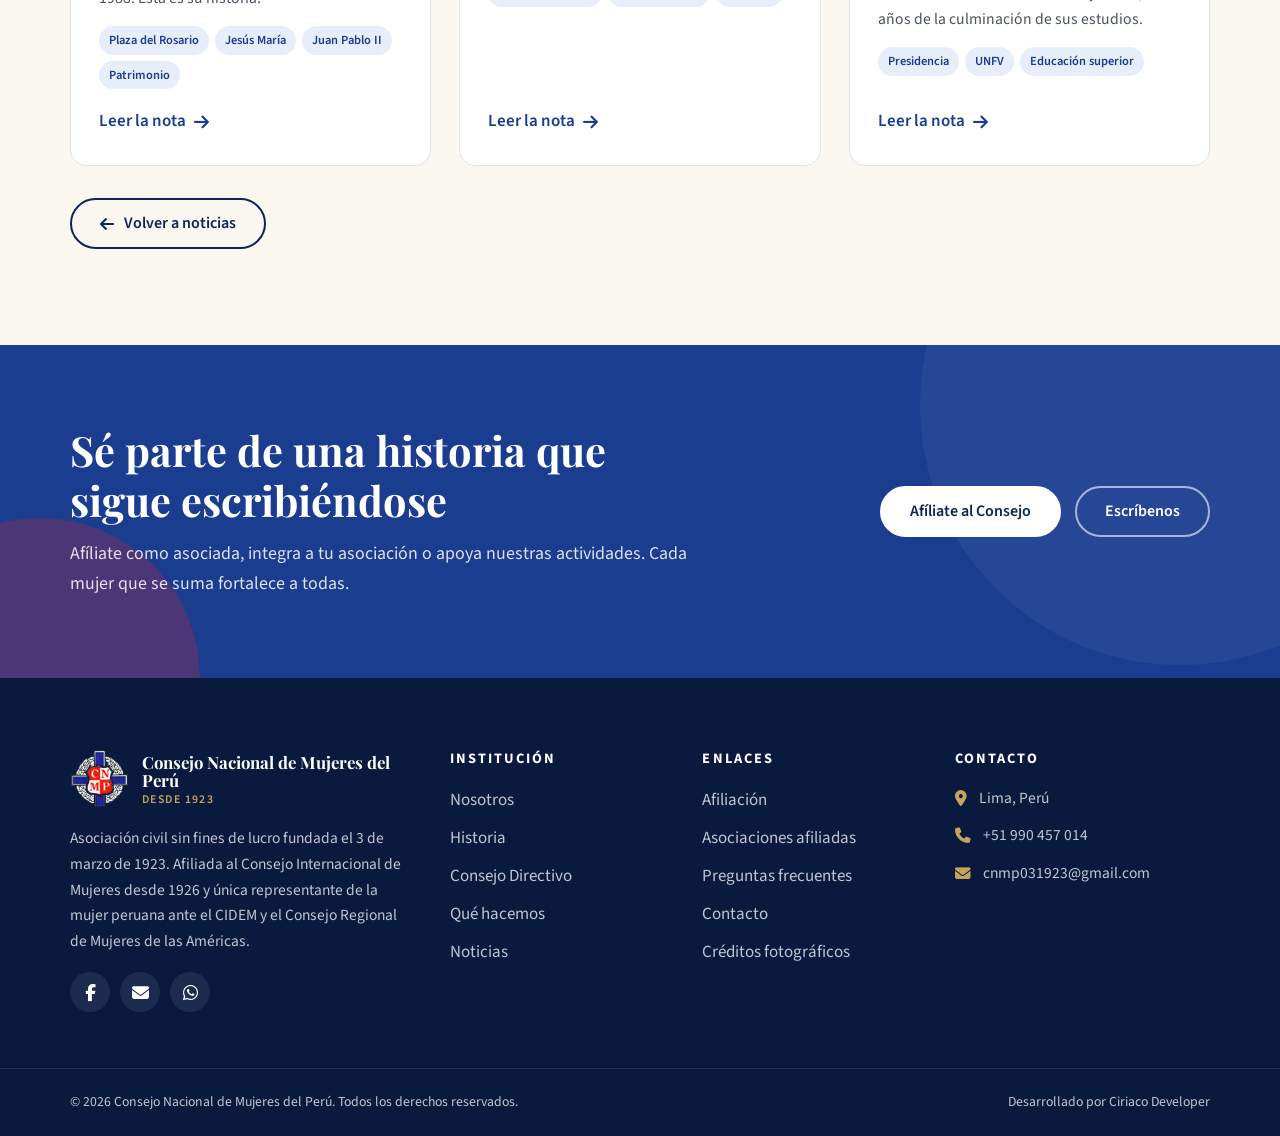
<file: noticias/fundacion-del-consejo-3-de-marzo-de-1923.html>
<!DOCTYPE html>
<html lang="es">
<head>
    <meta charset="UTF-8">
    <meta name="viewport" content="width=device-width, initial-scale=1.0">
    <title>3 de marzo de 1923: así nació el Consejo Nacional de Mujeres del Perú | Consejo Nacional de Mujeres del Perú</title>
    <meta name="description" content="La visita de Carrie Chapman Catt a Lima, el impulso de María Jesús Alvarado y una generación de educadoras y escritoras dieron origen a la institución que desde 1926 representa a la mujer peruana ante el Consejo Internacional de Mujeres.">
    <meta name="author" content="Consejo Nacional de Mujeres del Perú">
    <link rel="canonical" href="https://consejonacionaldemujeresdelperu.com/noticias/fundacion-del-consejo-3-de-marzo-de-1923.html">
    <link rel="alternate" type="application/rss+xml" title="Noticias · Consejo Nacional de Mujeres del Perú" href="https://consejonacionaldemujeresdelperu.com/feed.xml">
    <meta name="theme-color" content="#0f2558">
    <meta property="og:title" content="3 de marzo de 1923: así nació el Consejo Nacional de Mujeres del Perú | Consejo Nacional de Mujeres del Perú">
    <meta property="og:description" content="La visita de Carrie Chapman Catt a Lima, el impulso de María Jesús Alvarado y una generación de educadoras y escritoras dieron origen a la institución que desde 1926 representa a la mujer peruana ante el Consejo Internacional de Mujeres.">
    <meta property="og:type" content="article">
    <meta property="og:url" content="https://consejonacionaldemujeresdelperu.com/noticias/fundacion-del-consejo-3-de-marzo-de-1923.html">
    <meta property="og:locale" content="es_PE">
    <meta property="og:site_name" content="Consejo Nacional de Mujeres del Perú">
    <meta property="og:image" content="https://consejonacionaldemujeresdelperu.com/img/historia/plaza-mayor-1907.jpg">
    <meta name="twitter:card" content="summary_large_image">
    <link rel="icon" type="image/png" sizes="32x32" href="../img/favicon-32.png">
    <link rel="icon" type="image/png" sizes="64x64" href="../img/favicon-64.png">
    <link rel="apple-touch-icon" href="../img/apple-touch-icon.png">
    <link rel="preconnect" href="https://fonts.googleapis.com">
    <link rel="preconnect" href="https://fonts.gstatic.com" crossorigin>
    <link href="https://fonts.googleapis.com/css2?family=Playfair+Display:ital,wght@0,600;0,700;1,600&family=Source+Sans+3:wght@400;600;700&display=swap" rel="stylesheet">
    <link rel="stylesheet" href="https://cdnjs.cloudflare.com/ajax/libs/font-awesome/6.5.1/css/all.min.css">
    <link rel="stylesheet" href="../css/styles.css?v=7bbe52f0">
    <script type="application/ld+json">
    {
        "@context": "https://schema.org",
        "@type": "NewsArticle",
        "headline": "3 de marzo de 1923: así nació el Consejo Nacional de Mujeres del Perú",
        "description": "La visita de Carrie Chapman Catt a Lima, el impulso de María Jesús Alvarado y una generación de educadoras y escritoras dieron origen a la institución que desde 1926 representa a la mujer peruana ante el Consejo Internacional de Mujeres.",
        "image": ["https://consejonacionaldemujeresdelperu.com/img/historia/plaza-mayor-1907.jpg"],
        "datePublished": "2026-11-12",
        "dateModified": "2026-11-12",
        "articleSection": "Historia",
        "keywords": "Fundación, 1923, María Jesús Alvarado, CIDEM, Voto femenino",
        "inLanguage": "es-PE",
        "mainEntityOfPage": { "@type": "WebPage", "@id": "https://consejonacionaldemujeresdelperu.com/noticias/fundacion-del-consejo-3-de-marzo-de-1923.html" },
        "author": { "@type": "Organization", "name": "Consejo Nacional de Mujeres del Perú", "url": "https://consejonacionaldemujeresdelperu.com/" },
        "publisher": { "@type": "Organization", "name": "Consejo Nacional de Mujeres del Perú", "logo": { "@type": "ImageObject", "url": "https://consejonacionaldemujeresdelperu.com/img/logo-512.png" } }
    }
    </script>
    <script type="application/ld+json">
    {
        "@context": "https://schema.org",
        "@type": "BreadcrumbList",
        "itemListElement": [
            { "@type": "ListItem", "position": 1, "name": "Inicio", "item": "https://consejonacionaldemujeresdelperu.com/" },
            { "@type": "ListItem", "position": 2, "name": "Noticias", "item": "https://consejonacionaldemujeresdelperu.com/noticias.html" },
            { "@type": "ListItem", "position": 3, "name": "3 de marzo de 1923: así nació el Consejo Nacional de Mujeres del Perú", "item": "https://consejonacionaldemujeresdelperu.com/noticias/fundacion-del-consejo-3-de-marzo-de-1923.html" }
        ]
    }
    </script>
    <meta property="article:published_time" content="2026-11-12">
    <meta property="article:section" content="Historia">
    <meta property="article:tag" content="Fundación">
    <meta property="article:tag" content="1923">
    <meta property="article:tag" content="María Jesús Alvarado">
    <meta property="article:tag" content="CIDEM">
    <meta property="article:tag" content="Voto femenino">
</head>
<body>
    <a class="skip-link" href="#contenido">Ir al contenido</a>

    <div class="topbar">
        <div class="container">
            <div class="topbar__info">
                <a href="tel:+51990457014"><i class="fas fa-phone"></i><span>+51 990 457 014</span></a>
                <a href="mailto:cnmp031923@gmail.com"><i class="fas fa-envelope"></i><span>cnmp031923@gmail.com</span></a>
                <a href="../contacto.html"><i class="fas fa-location-dot"></i><span>Lima, Perú</span></a>
            </div>
            <div class="topbar__social">
                <a href="https://www.facebook.com/p/Consejo-Nacional-de-Mujeres-del-Per%C3%BA-100068176325426/" target="_blank" rel="noopener noreferrer" aria-label="Facebook"><i class="fab fa-facebook-f"></i></a>
                <a href="https://wa.me/51990457014" target="_blank" rel="noopener noreferrer" aria-label="WhatsApp"><i class="fab fa-whatsapp"></i></a>
            </div>
        </div>
    </div>

    <header class="header">
        <div class="container">
            <a class="brand" href="../index.html" aria-label="Consejo Nacional de Mujeres del Perú, inicio">
                <img src="../img/logo-192.png" alt="Escudo del Consejo Nacional de Mujeres del Perú" width="58" height="58">
                <span class="brand__text">
                    <span class="brand__name">Consejo Nacional de Mujeres del Perú</span>
                    <span class="brand__tag">Desde 1923</span>
                </span>
            </a>
            <button class="nav-toggle" aria-label="Abrir menú" aria-expanded="false" aria-controls="menu">
                <span></span><span></span><span></span>
            </button>
            <nav class="nav" id="menu" aria-label="Principal">
                <ul class="nav__list">
                    <li><a href="../index.html">Inicio</a></li>
                    <li><a href="../nosotros.html">Nosotros</a></li>
                    <li><a href="../que-hacemos.html">Qué hacemos</a></li>
                    <li><a href="../noticias.html">Noticias</a></li>
                    <li><a href="../participa.html">Participa</a></li>
                    <li><a href="../contacto.html">Contacto</a></li>
                    <li class="nav__cta"><a class="btn btn--primary btn--sm" href="../participa.html">Afíliate</a></li>
                </ul>
            </nav>
        </div>
    </header>

    <main id="contenido">
        <section class="post-hero">
            <div class="container">
                <nav class="breadcrumb" aria-label="Ruta"><a href="../index.html">Inicio</a><span>/</span><a href="../noticias.html">Noticias</a><span>/</span><span>Historia</span></nav>
                <a class="post__cat" href="../noticias.html?categoria=historia">Historia</a>
                <h1>3 de marzo de 1923: así nació el Consejo Nacional de Mujeres del Perú</h1>
                <p class="post__excerpt">La visita de Carrie Chapman Catt a Lima, el impulso de María Jesús Alvarado y una generación de educadoras y escritoras dieron origen a la institución que desde 1926 representa a la mujer peruana ante el Consejo Internacional de Mujeres.</p>
                <div class="post__meta"><span><i class="far fa-calendar"></i> 3 de marzo de 1923</span><span><i class="far fa-clock"></i> 2 min de lectura</span><span><i class="fas fa-building-columns"></i> Consejo Nacional de Mujeres del Perú</span></div>
            </div>
        </section>
        <article class="section post">
            <div class="container">
                <figure class="post__figure reveal">
                    <img src="../img/historia/plaza-mayor-1907.jpg" alt="Plaza Mayor de Lima a inicios del siglo XX" fetchpriority="high">
                    <figcaption>Plaza Mayor de Lima a inicios del siglo XX. Fotografía: C. Reginald Enock, «The Andes and the Amazon» (1907), dominio público.</figcaption>
                </figure>
                <div class="post__layout">
                    <div class="post__body reveal">
<p>A inicios del siglo XX, Lima vivía el despertar del movimiento femenino. En 1914 María Jesús Alvarado Rivera había fundado Evolución Femenina, la primera organización feminista del país, y desde entonces surgieron nuevas asociaciones de mujeres dedicadas a la educación, la cultura y la beneficencia.</p>
<p>En 1923, la visita a Lima de Carrie Chapman Catt, presidenta de la Alianza Internacional por el Sufragio de la Mujer, fue la ocasión para dar un paso decisivo: el 3 de marzo de ese año se constituyó el Consejo Nacional de Mujeres del Perú como institución que federaba a las organizaciones femeninas existentes, a imagen de los consejos nacionales que integran el Consejo Internacional de Mujeres, fundado en 1888.</p>
<h2>Las primeras dirigentes</h2>
<p>María Jesús Alvarado asumió la secretaría y Mercedes Gallagher de Parks, escritora y crítica de arte, la presidencia del comité directivo. En las sesiones de 1925, celebradas en el Liceo Grau, participaban también Amalia Puga de Losada, Ester Festini de Ramos Ocampo, Luisa Dammert, Elvira García y García y Elvira Rodrigues Lorente. En diciembre de 1924 Lima fue sede de la Segunda Conferencia Panamericana de Mujeres, presidida por la presidenta del Consejo.</p>
<h2>La afiliación internacional</h2>
<p>En 1926 el Consejo se afilió al Consejo Internacional de Mujeres (CIDEM), con sede en París, manteniendo autonomía en su organización interna y en su actividad nacional. Desde entonces es la única institución que representa a la mujer peruana ante el CIDEM y ante el Consejo Regional de Mujeres de las Américas (CRA).</p>
<p>Entre sus primeras causas estuvo el reconocimiento de los derechos civiles y políticos de la mujer, en especial el derecho al voto, que el Perú reconocería recién en 1955 con la Ley 12391. En 1969 el Consejo reconoció a María Jesús Alvarado como «la primera adalid moderna de los derechos de la mujer en el Perú».</p>
<p><a href="../nosotros.html#historia">Recorre la línea de tiempo completa del Consejo</a>.</p>
                        <div class="post__tags"><span>Etiquetas:</span><a class="tag" href="../noticias.html?etiqueta=fundacion">Fundación</a><a class="tag" href="../noticias.html?etiqueta=1923">1923</a><a class="tag" href="../noticias.html?etiqueta=maria-jesus-alvarado">María Jesús Alvarado</a><a class="tag" href="../noticias.html?etiqueta=cidem">CIDEM</a><a class="tag" href="../noticias.html?etiqueta=voto-femenino">Voto femenino</a></div>
                        <div class="share">
                            <span>Compartir</span>
                            <a href="https://www.facebook.com/sharer/sharer.php?u=https://consejonacionaldemujeresdelperu.com/noticias/fundacion-del-consejo-3-de-marzo-de-1923.html" target="_blank" rel="noopener noreferrer" aria-label="Compartir en Facebook"><i class="fab fa-facebook-f"></i></a>
                            <a href="https://wa.me/?text=3 de marzo de 1923: así nació el Consejo Nacional de Mujeres del Perú%20https://consejonacionaldemujeresdelperu.com/noticias/fundacion-del-consejo-3-de-marzo-de-1923.html" target="_blank" rel="noopener noreferrer" aria-label="Compartir por WhatsApp"><i class="fab fa-whatsapp"></i></a>
                            <a href="https://twitter.com/intent/tweet?text=3 de marzo de 1923: así nació el Consejo Nacional de Mujeres del Perú&url=https://consejonacionaldemujeresdelperu.com/noticias/fundacion-del-consejo-3-de-marzo-de-1923.html" target="_blank" rel="noopener noreferrer" aria-label="Compartir en X"><i class="fab fa-x-twitter"></i></a>
                            <a href="https://www.linkedin.com/sharing/share-offsite/?url=https://consejonacionaldemujeresdelperu.com/noticias/fundacion-del-consejo-3-de-marzo-de-1923.html" target="_blank" rel="noopener noreferrer" aria-label="Compartir en LinkedIn"><i class="fab fa-linkedin-in"></i></a>
                            <button type="button" data-copy="https://consejonacionaldemujeresdelperu.com/noticias/fundacion-del-consejo-3-de-marzo-de-1923.html" aria-label="Copiar enlace"><i class="fas fa-link"></i></button>
                        </div>
                    </div>
                    <aside class="sidebar reveal reveal-delay-1">
                        <div class="widget widget--azul">
                            <h4>Sobre el Consejo</h4>
                            <p>Asociación civil sin fines de lucro fundada el 3 de marzo de 1923, afiliada al Consejo Internacional de Mujeres desde 1926.</p>
                            <a class="btn btn--white btn--sm" href="../nosotros.html">Conócenos</a>
                        </div>
                        <div class="widget">
                            <h4>Categorías</h4>
                            <ul class="cat-list"><li><a href="../noticias.html?categoria=institucional"><span>Institucional</span><em>1</em></a></li><li><a href="../noticias.html?categoria=presidencia"><span>Presidencia</span><em>1</em></a></li><li><a href="../noticias.html?categoria=historia"><span>Historia</span><em>2</em></a></li><li><a href="../noticias.html?categoria=actividades"><span>Actividades</span><em>1</em></a></li></ul>
                        </div>
                        <div class="widget">
                            <h4>Participa</h4>
                            <p>Afíliate como asociada o integra a tu asociación al Consejo.</p>
                            <a class="btn btn--primary btn--sm" href="../participa.html">Quiero participar</a>
                        </div>
                    </aside>
                </div>
                <nav class="post-nav" aria-label="Más noticias"><a class="post-nav__item post-nav__item--prev" href="rezo-del-rosario-primeros-sabados.html"><span>Anterior</span><strong>Rezo del Rosario en la Plaza del Rosario: primeros sábados de cada mes a las 5:00 p.m.</strong></a><span class="post-nav__item post-nav__item--empty"></span></nav>
            </div>
        </article>
        <section class="section section--crema">
            <div class="container">
                <div class="section__header section__header--left reveal"><span class="eyebrow">Noticias relacionadas</span><h2>También te puede interesar</h2></div>
                <div class="news-grid news-grid--3">
                    <article class="news-card reveal" data-category="historia" data-tags="plaza-del-rosario,jesus-maria,juan-pablo-ii,patrimonio" data-search="la plaza del rosario la obra que el consejo levanto en tiempo record para la visita de juan pablo ii seis toneladas de bronce donadas por 1 080 personas una escultura de la virgen y una plaza inaugurada en jesus maria en mayo de 1988 esta es su historia historia plaza del rosario jesus maria juan pablo ii patrimonio">
                        <a class="news-card__img" href="../noticias/plaza-del-rosario-historia.html"><img src="../img/fotos/plaza-del-rosario.jpg" alt="Escultura de la Virgen del Rosario en la Plaza del Rosario, Jesús María" loading="lazy"><span class="news-card__cat">Historia</span></a>
                        <div class="news-card__body">
                            <span class="news-card__date"><i class="far fa-calendar"></i> Mayo de 1988 &middot; 2 min de lectura</span>
                            <h3><a href="../noticias/plaza-del-rosario-historia.html">La Plaza del Rosario: la obra que el Consejo levantó en tiempo récord para la visita de Juan Pablo II</a></h3>
                            <p>Seis toneladas de bronce donadas por 1 080 personas, una escultura de la Virgen y una plaza inaugurada en Jesús María en mayo de 1988. Esta es su historia.</p>
                            <div class="tags"><a class="tag" href="../noticias.html?etiqueta=plaza-del-rosario">Plaza del Rosario</a><a class="tag" href="../noticias.html?etiqueta=jesus-maria">Jesús María</a><a class="tag" href="../noticias.html?etiqueta=juan-pablo-ii">Juan Pablo II</a><a class="tag" href="../noticias.html?etiqueta=patrimonio">Patrimonio</a></div>
                            <a class="card__link" href="../noticias/plaza-del-rosario-historia.html">Leer la nota <i class="fas fa-arrow-right"></i></a>
                        </div>
                    </article>
                    <article class="news-card reveal" data-category="institucional" data-tags="consejo-directivo,juramentacion,estatuto" data-search="juramento el consejo directivo para el periodo 20252027 en ceremonia solemne las integrantes del nuevo consejo directivo presidido por maria amelia asenjo azpilcueta asumieron sus cargos conforme al estatuto institucional consejo directivo juramentacion estatuto">
                        <a class="news-card__img" href="../noticias/juramentacion-consejo-directivo-2025-2027.html"><img src="../img/fotos/juramentacion-2026.jpg" alt="Integrantes del Consejo Directivo 2025–2027 durante la ceremonia de juramentación" loading="lazy"><span class="news-card__cat">Institucional</span></a>
                        <div class="news-card__body">
                            <span class="news-card__date"><i class="far fa-calendar"></i> 2026 &middot; 1 min de lectura</span>
                            <h3><a href="../noticias/juramentacion-consejo-directivo-2025-2027.html">Juramentó el Consejo Directivo para el periodo 2025–2027</a></h3>
                            <p>En ceremonia solemne, las integrantes del nuevo Consejo Directivo, presidido por María Amelia Asenjo Azpilcueta, asumieron sus cargos conforme al estatuto.</p>
                            <div class="tags"><a class="tag" href="../noticias.html?etiqueta=consejo-directivo">Consejo Directivo</a><a class="tag" href="../noticias.html?etiqueta=juramentacion">Juramentación</a><a class="tag" href="../noticias.html?etiqueta=estatuto">Estatuto</a></div>
                            <a class="card__link" href="../noticias/juramentacion-consejo-directivo-2025-2027.html">Leer la nota <i class="fas fa-arrow-right"></i></a>
                        </div>
                    </article>
                    <article class="news-card reveal" data-category="presidencia" data-tags="presidencia,unfv,educacion-superior" data-search="nuestra presidenta celebro las bodas de plata de la primera promocion del doctorado en economia de la unfv la universidad nacional federico villarreal rindio homenaje a la primera promocion del doctorado en economia amartya sen a 25 anos de la culminacion de sus estudios presidencia presidencia unfv educacion superior">
                        <a class="news-card__img" href="../noticias/bodas-de-plata-doctorado-economia-unfv.html"><img src="../img/fotos/noticia-unfv-2026.jpg" alt="Ceremonia por las Bodas de Plata de la primera promoción del Doctorado en Economía de la UNFV" loading="lazy"><span class="news-card__cat">Presidencia</span></a>
                        <div class="news-card__body">
                            <span class="news-card__date"><i class="far fa-calendar"></i> 7 de noviembre de 2026 &middot; 1 min de lectura</span>
                            <h3><a href="../noticias/bodas-de-plata-doctorado-economia-unfv.html">Nuestra presidenta celebró las Bodas de Plata de la primera promoción del Doctorado en Economía de la UNFV</a></h3>
                            <p>La Universidad Nacional Federico Villarreal rindió homenaje a la primera promoción del Doctorado en Economía «Amartya Sen», a 25 años de la culminación de sus estudios.</p>
                            <div class="tags"><a class="tag" href="../noticias.html?etiqueta=presidencia">Presidencia</a><a class="tag" href="../noticias.html?etiqueta=unfv">UNFV</a><a class="tag" href="../noticias.html?etiqueta=educacion-superior">Educación superior</a></div>
                            <a class="card__link" href="../noticias/bodas-de-plata-doctorado-economia-unfv.html">Leer la nota <i class="fas fa-arrow-right"></i></a>
                        </div>
                    </article>
                </div>
                <div class="mt-32"><a class="btn btn--outline" href="../noticias.html"><i class="fas fa-arrow-left"></i> Volver a noticias</a></div>
            </div>
        </section>
        <section class="cta">
            <div class="container">
                <div>
                    <h2>Sé parte de una historia que sigue escribiéndose</h2>
                    <p>Afíliate como asociada, integra a tu asociación o apoya nuestras actividades. Cada mujer que se suma fortalece a todas.</p>
                </div>
                <div class="cta__actions">
                    <a class="btn btn--white" href="../participa.html">Afíliate al Consejo</a>
                    <a class="btn btn--ghost" href="../contacto.html">Escríbenos</a>
                </div>
            </div>
        </section>
    </main>

    <footer class="footer">
        <div class="container">
            <div class="footer__grid">
                <div>
                    <a class="brand" href="../index.html">
                        <img src="../img/logo-192.png" alt="" width="58" height="58">
                        <span class="brand__text">
                            <span class="brand__name">Consejo Nacional de Mujeres del Perú</span>
                            <span class="brand__tag">Desde 1923</span>
                        </span>
                    </a>
                    <p>Asociación civil sin fines de lucro fundada el 3 de marzo de 1923. Afiliada al Consejo Internacional de Mujeres desde 1926 y única representante de la mujer peruana ante el CIDEM y el Consejo Regional de Mujeres de las Américas.</p>
                    <div class="footer__social">
                        <a href="https://www.facebook.com/p/Consejo-Nacional-de-Mujeres-del-Per%C3%BA-100068176325426/" target="_blank" rel="noopener noreferrer" aria-label="Facebook"><i class="fab fa-facebook-f"></i></a>
                        <a href="mailto:cnmp031923@gmail.com" aria-label="Correo electrónico"><i class="fas fa-envelope"></i></a>
                        <a href="https://wa.me/51990457014" target="_blank" rel="noopener noreferrer" aria-label="WhatsApp"><i class="fab fa-whatsapp"></i></a>
                    </div>
                </div>
                <div>
                    <h4>Institución</h4>
                    <ul class="footer__links">
                        <li><a href="../nosotros.html">Nosotros</a></li>
                        <li><a href="../nosotros.html#historia">Historia</a></li>
                        <li><a href="../nosotros.html#consejo-directivo">Consejo Directivo</a></li>
                        <li><a href="../que-hacemos.html">Qué hacemos</a></li>
                        <li><a href="../noticias.html">Noticias</a></li>
                    </ul>
                </div>
                <div>
                    <h4>Enlaces</h4>
                    <ul class="footer__links">
                        <li><a href="../participa.html#afiliacion">Afiliación</a></li>
                        <li><a href="../participa.html#asociaciones">Asociaciones afiliadas</a></li>
                        <li><a href="../participa.html#preguntas">Preguntas frecuentes</a></li>
                        <li><a href="../contacto.html">Contacto</a></li>
                        <li><a href="../creditos.html">Créditos fotográficos</a></li>
                    </ul>
                </div>
                <div>
                    <h4>Contacto</h4>
                    <ul class="footer__contact">
                        <li><i class="fas fa-location-dot"></i><span>Lima, Perú</span></li>
                        <li><i class="fas fa-phone"></i><a href="tel:+51990457014">+51 990 457 014</a></li>
                        <li><i class="fas fa-envelope"></i><a href="mailto:cnmp031923@gmail.com">cnmp031923@gmail.com</a></li>
                    </ul>
                </div>
            </div>
        </div>
        <div class="footer__bottom">
            <div class="container">
                <span>© <span data-year></span> Consejo Nacional de Mujeres del Perú. Todos los derechos reservados.</span>
                <span>Desarrollado por <a href="https://ciriacodeveloper.com" target="_blank" rel="noopener noreferrer">Ciriaco Developer</a></span>
            </div>
        </div>
    </footer>

    <button class="back-top" aria-label="Volver arriba"><i class="fas fa-chevron-up"></i></button>
    <script src="../js/main.js?v=43ec0e7a"></script>
</body>
</html>
</file>
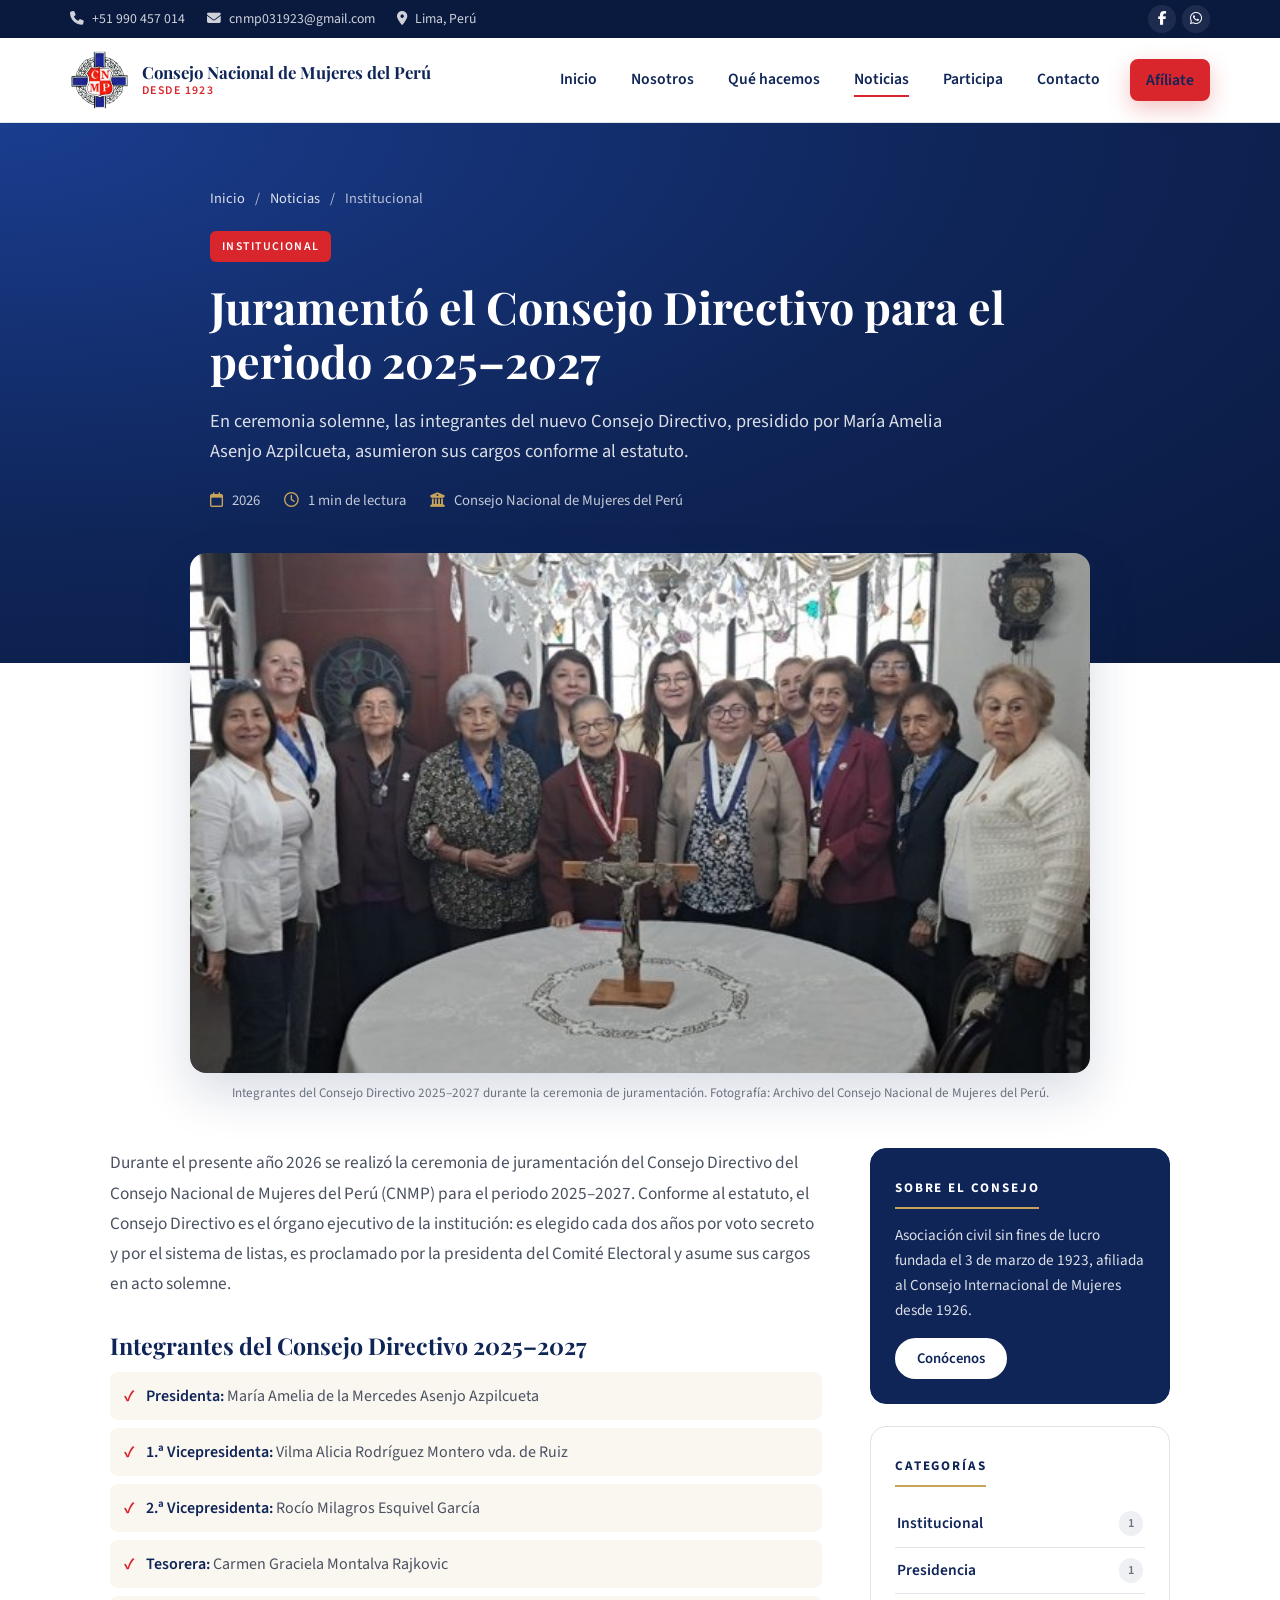
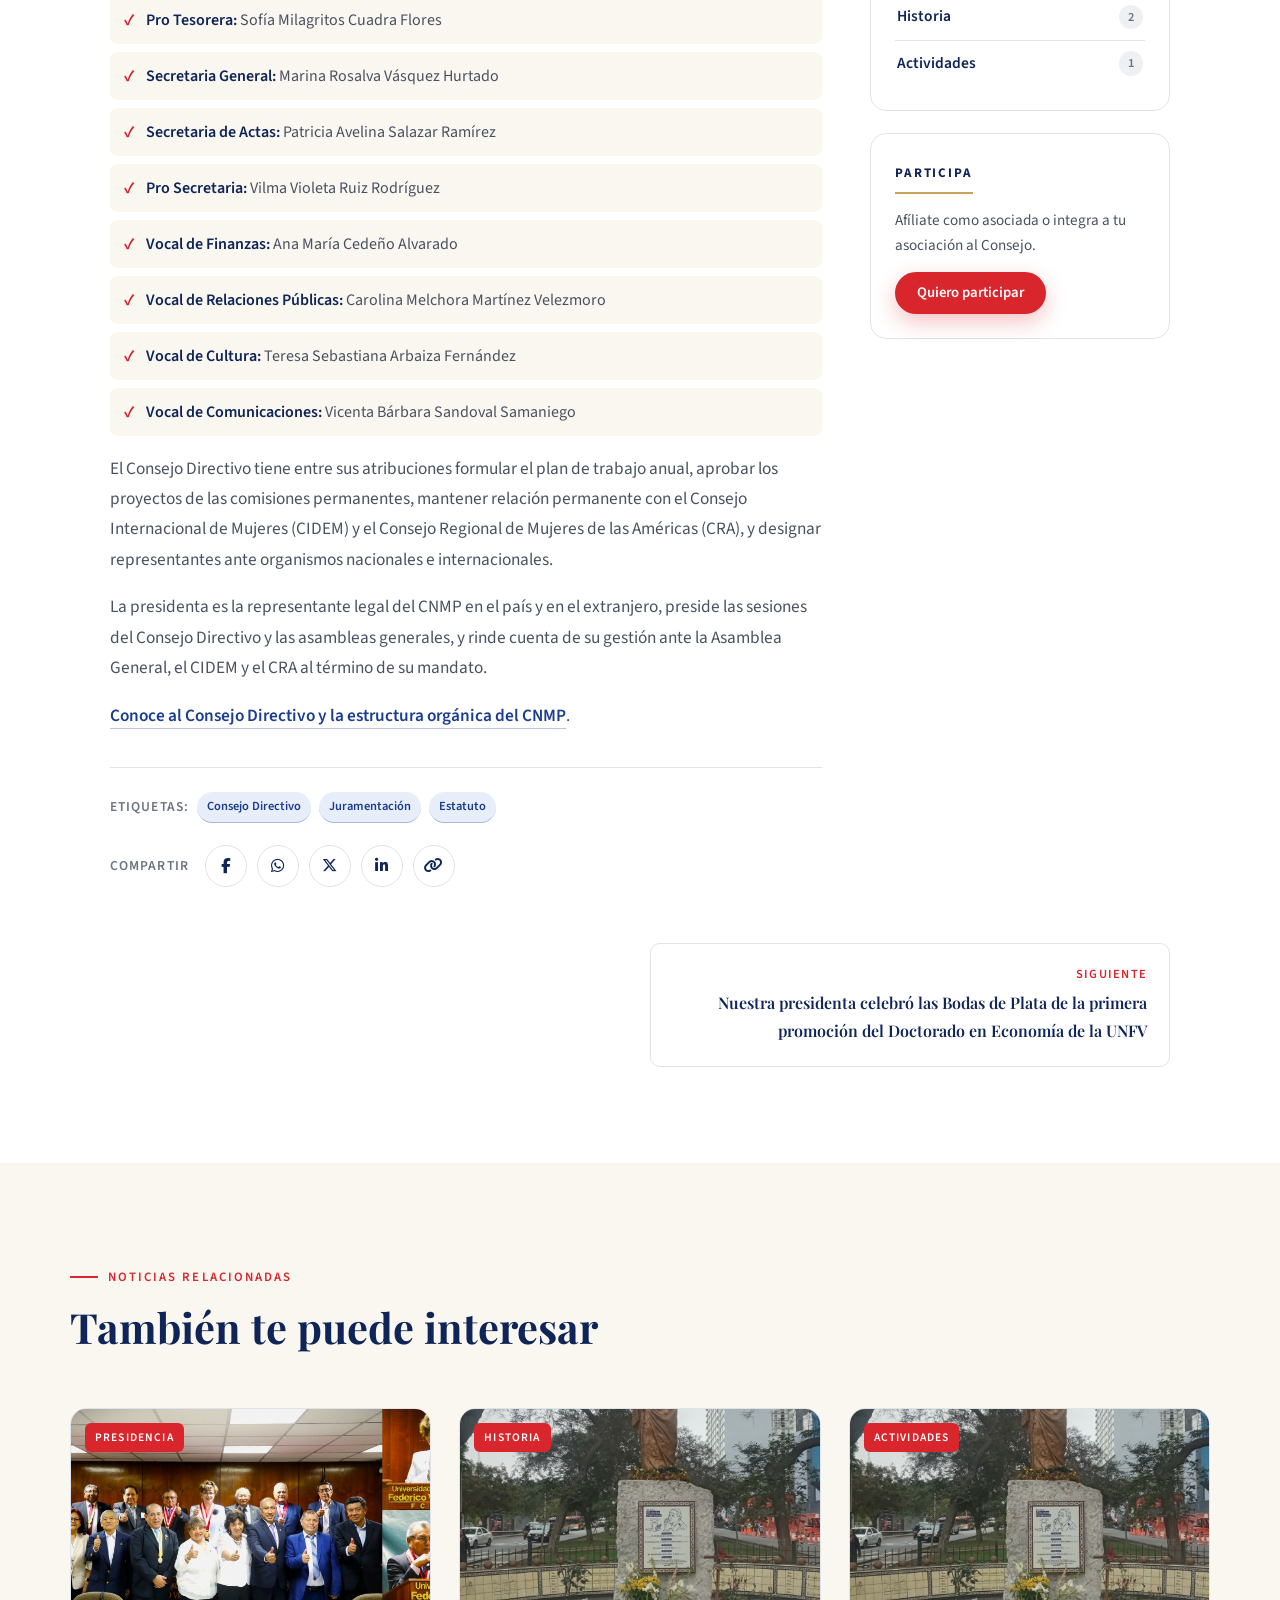
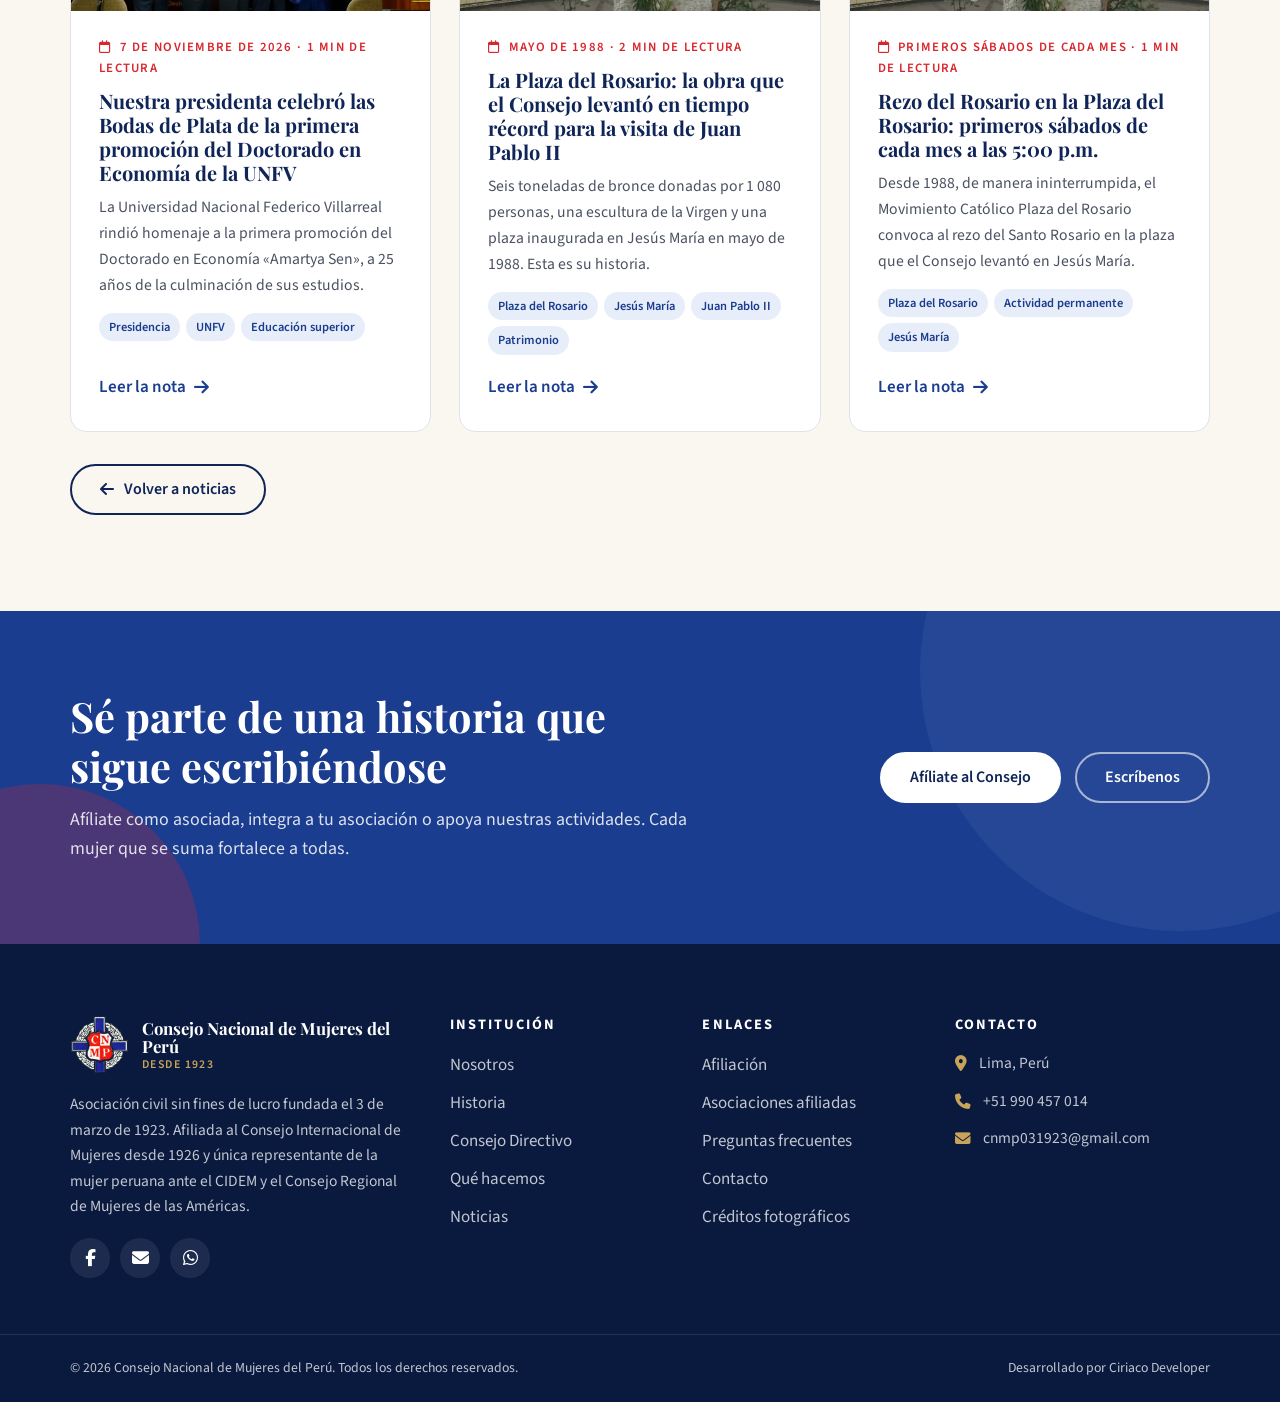
<file: noticias/juramentacion-consejo-directivo-2025-2027.html>
<!DOCTYPE html>
<html lang="es">
<head>
    <meta charset="UTF-8">
    <meta name="viewport" content="width=device-width, initial-scale=1.0">
    <title>Juramentó el Consejo Directivo para el periodo 2025–2027 | Consejo Nacional de Mujeres del Perú</title>
    <meta name="description" content="En ceremonia solemne, las integrantes del nuevo Consejo Directivo, presidido por María Amelia Asenjo Azpilcueta, asumieron sus cargos conforme al estatuto.">
    <meta name="author" content="Consejo Nacional de Mujeres del Perú">
    <link rel="canonical" href="https://consejonacionaldemujeresdelperu.com/noticias/juramentacion-consejo-directivo-2025-2027.html">
    <link rel="alternate" type="application/rss+xml" title="Noticias · Consejo Nacional de Mujeres del Perú" href="https://consejonacionaldemujeresdelperu.com/feed.xml">
    <meta name="theme-color" content="#0f2558">
    <meta property="og:title" content="Juramentó el Consejo Directivo para el periodo 2025–2027 | Consejo Nacional de Mujeres del Perú">
    <meta property="og:description" content="En ceremonia solemne, las integrantes del nuevo Consejo Directivo, presidido por María Amelia Asenjo Azpilcueta, asumieron sus cargos conforme al estatuto.">
    <meta property="og:type" content="article">
    <meta property="og:url" content="https://consejonacionaldemujeresdelperu.com/noticias/juramentacion-consejo-directivo-2025-2027.html">
    <meta property="og:locale" content="es_PE">
    <meta property="og:site_name" content="Consejo Nacional de Mujeres del Perú">
    <meta property="og:image" content="https://consejonacionaldemujeresdelperu.com/img/fotos/juramentacion-2026.jpg">
    <meta name="twitter:card" content="summary_large_image">
    <link rel="icon" type="image/png" sizes="32x32" href="../img/favicon-32.png">
    <link rel="icon" type="image/png" sizes="64x64" href="../img/favicon-64.png">
    <link rel="apple-touch-icon" href="../img/apple-touch-icon.png">
    <link rel="preconnect" href="https://fonts.googleapis.com">
    <link rel="preconnect" href="https://fonts.gstatic.com" crossorigin>
    <link href="https://fonts.googleapis.com/css2?family=Playfair+Display:ital,wght@0,600;0,700;1,600&family=Source+Sans+3:wght@400;600;700&display=swap" rel="stylesheet">
    <link rel="stylesheet" href="https://cdnjs.cloudflare.com/ajax/libs/font-awesome/6.5.1/css/all.min.css">
    <link rel="stylesheet" href="../css/styles.css?v=7bbe52f0">
    <script type="application/ld+json">
    {
        "@context": "https://schema.org",
        "@type": "NewsArticle",
        "headline": "Juramentó el Consejo Directivo para el periodo 2025–2027",
        "description": "En ceremonia solemne, las integrantes del nuevo Consejo Directivo, presidido por María Amelia Asenjo Azpilcueta, asumieron sus cargos conforme al estatuto.",
        "image": ["https://consejonacionaldemujeresdelperu.com/img/fotos/juramentacion-2026.jpg"],
        "datePublished": "2026-11-12",
        "dateModified": "2026-11-12",
        "articleSection": "Institucional",
        "keywords": "Consejo Directivo, Juramentación, Estatuto",
        "inLanguage": "es-PE",
        "mainEntityOfPage": { "@type": "WebPage", "@id": "https://consejonacionaldemujeresdelperu.com/noticias/juramentacion-consejo-directivo-2025-2027.html" },
        "author": { "@type": "Organization", "name": "Consejo Nacional de Mujeres del Perú", "url": "https://consejonacionaldemujeresdelperu.com/" },
        "publisher": { "@type": "Organization", "name": "Consejo Nacional de Mujeres del Perú", "logo": { "@type": "ImageObject", "url": "https://consejonacionaldemujeresdelperu.com/img/logo-512.png" } }
    }
    </script>
    <script type="application/ld+json">
    {
        "@context": "https://schema.org",
        "@type": "BreadcrumbList",
        "itemListElement": [
            { "@type": "ListItem", "position": 1, "name": "Inicio", "item": "https://consejonacionaldemujeresdelperu.com/" },
            { "@type": "ListItem", "position": 2, "name": "Noticias", "item": "https://consejonacionaldemujeresdelperu.com/noticias.html" },
            { "@type": "ListItem", "position": 3, "name": "Juramentó el Consejo Directivo para el periodo 2025–2027", "item": "https://consejonacionaldemujeresdelperu.com/noticias/juramentacion-consejo-directivo-2025-2027.html" }
        ]
    }
    </script>
    <meta property="article:published_time" content="2026-11-12">
    <meta property="article:section" content="Institucional">
    <meta property="article:tag" content="Consejo Directivo">
    <meta property="article:tag" content="Juramentación">
    <meta property="article:tag" content="Estatuto">
</head>
<body>
    <a class="skip-link" href="#contenido">Ir al contenido</a>

    <div class="topbar">
        <div class="container">
            <div class="topbar__info">
                <a href="tel:+51990457014"><i class="fas fa-phone"></i><span>+51 990 457 014</span></a>
                <a href="mailto:cnmp031923@gmail.com"><i class="fas fa-envelope"></i><span>cnmp031923@gmail.com</span></a>
                <a href="../contacto.html"><i class="fas fa-location-dot"></i><span>Lima, Perú</span></a>
            </div>
            <div class="topbar__social">
                <a href="https://www.facebook.com/p/Consejo-Nacional-de-Mujeres-del-Per%C3%BA-100068176325426/" target="_blank" rel="noopener noreferrer" aria-label="Facebook"><i class="fab fa-facebook-f"></i></a>
                <a href="https://wa.me/51990457014" target="_blank" rel="noopener noreferrer" aria-label="WhatsApp"><i class="fab fa-whatsapp"></i></a>
            </div>
        </div>
    </div>

    <header class="header">
        <div class="container">
            <a class="brand" href="../index.html" aria-label="Consejo Nacional de Mujeres del Perú, inicio">
                <img src="../img/logo-192.png" alt="Escudo del Consejo Nacional de Mujeres del Perú" width="58" height="58">
                <span class="brand__text">
                    <span class="brand__name">Consejo Nacional de Mujeres del Perú</span>
                    <span class="brand__tag">Desde 1923</span>
                </span>
            </a>
            <button class="nav-toggle" aria-label="Abrir menú" aria-expanded="false" aria-controls="menu">
                <span></span><span></span><span></span>
            </button>
            <nav class="nav" id="menu" aria-label="Principal">
                <ul class="nav__list">
                    <li><a href="../index.html">Inicio</a></li>
                    <li><a href="../nosotros.html">Nosotros</a></li>
                    <li><a href="../que-hacemos.html">Qué hacemos</a></li>
                    <li><a href="../noticias.html">Noticias</a></li>
                    <li><a href="../participa.html">Participa</a></li>
                    <li><a href="../contacto.html">Contacto</a></li>
                    <li class="nav__cta"><a class="btn btn--primary btn--sm" href="../participa.html">Afíliate</a></li>
                </ul>
            </nav>
        </div>
    </header>

    <main id="contenido">
        <section class="post-hero">
            <div class="container">
                <nav class="breadcrumb" aria-label="Ruta"><a href="../index.html">Inicio</a><span>/</span><a href="../noticias.html">Noticias</a><span>/</span><span>Institucional</span></nav>
                <a class="post__cat" href="../noticias.html?categoria=institucional">Institucional</a>
                <h1>Juramentó el Consejo Directivo para el periodo 2025–2027</h1>
                <p class="post__excerpt">En ceremonia solemne, las integrantes del nuevo Consejo Directivo, presidido por María Amelia Asenjo Azpilcueta, asumieron sus cargos conforme al estatuto.</p>
                <div class="post__meta"><span><i class="far fa-calendar"></i> 2026</span><span><i class="far fa-clock"></i> 1 min de lectura</span><span><i class="fas fa-building-columns"></i> Consejo Nacional de Mujeres del Perú</span></div>
            </div>
        </section>
        <article class="section post">
            <div class="container">
                <figure class="post__figure reveal">
                    <img src="../img/fotos/juramentacion-2026.jpg" alt="Integrantes del Consejo Directivo 2025–2027 durante la ceremonia de juramentación" fetchpriority="high">
                    <figcaption>Integrantes del Consejo Directivo 2025–2027 durante la ceremonia de juramentación. Fotografía: Archivo del Consejo Nacional de Mujeres del Perú.</figcaption>
                </figure>
                <div class="post__layout">
                    <div class="post__body reveal">
<p>Durante el presente año 2026 se realizó la ceremonia de juramentación del Consejo Directivo del Consejo Nacional de Mujeres del Perú (CNMP) para el periodo 2025–2027. Conforme al estatuto, el Consejo Directivo es el órgano ejecutivo de la institución: es elegido cada dos años por voto secreto y por el sistema de listas, es proclamado por la presidenta del Comité Electoral y asume sus cargos en acto solemne.</p>
<h2>Integrantes del Consejo Directivo 2025–2027</h2>
<ul class="post__list"><li><strong>Presidenta:</strong> María Amelia de la Mercedes Asenjo Azpilcueta</li><li><strong>1.ª Vicepresidenta:</strong> Vilma Alicia Rodríguez Montero vda. de Ruiz</li><li><strong>2.ª Vicepresidenta:</strong> Rocío Milagros Esquivel García</li><li><strong>Tesorera:</strong> Carmen Graciela Montalva Rajkovic</li><li><strong>Pro Tesorera:</strong> Sofía Milagritos Cuadra Flores</li><li><strong>Secretaria General:</strong> Marina Rosalva Vásquez Hurtado</li><li><strong>Secretaria de Actas:</strong> Patricia Avelina Salazar Ramírez</li><li><strong>Pro Secretaria:</strong> Vilma Violeta Ruiz Rodríguez</li><li><strong>Vocal de Finanzas:</strong> Ana María Cedeño Alvarado</li><li><strong>Vocal de Relaciones Públicas:</strong> Carolina Melchora Martínez Velezmoro</li><li><strong>Vocal de Cultura:</strong> Teresa Sebastiana Arbaiza Fernández</li><li><strong>Vocal de Comunicaciones:</strong> Vicenta Bárbara Sandoval Samaniego</li></ul>
<p>El Consejo Directivo tiene entre sus atribuciones formular el plan de trabajo anual, aprobar los proyectos de las comisiones permanentes, mantener relación permanente con el Consejo Internacional de Mujeres (CIDEM) y el Consejo Regional de Mujeres de las Américas (CRA), y designar representantes ante organismos nacionales e internacionales.</p>
<p>La presidenta es la representante legal del CNMP en el país y en el extranjero, preside las sesiones del Consejo Directivo y las asambleas generales, y rinde cuenta de su gestión ante la Asamblea General, el CIDEM y el CRA al término de su mandato.</p>
<p><a href="../nosotros.html#consejo-directivo">Conoce al Consejo Directivo y la estructura orgánica del CNMP</a>.</p>
                        <div class="post__tags"><span>Etiquetas:</span><a class="tag" href="../noticias.html?etiqueta=consejo-directivo">Consejo Directivo</a><a class="tag" href="../noticias.html?etiqueta=juramentacion">Juramentación</a><a class="tag" href="../noticias.html?etiqueta=estatuto">Estatuto</a></div>
                        <div class="share">
                            <span>Compartir</span>
                            <a href="https://www.facebook.com/sharer/sharer.php?u=https://consejonacionaldemujeresdelperu.com/noticias/juramentacion-consejo-directivo-2025-2027.html" target="_blank" rel="noopener noreferrer" aria-label="Compartir en Facebook"><i class="fab fa-facebook-f"></i></a>
                            <a href="https://wa.me/?text=Juramentó el Consejo Directivo para el periodo 2025–2027%20https://consejonacionaldemujeresdelperu.com/noticias/juramentacion-consejo-directivo-2025-2027.html" target="_blank" rel="noopener noreferrer" aria-label="Compartir por WhatsApp"><i class="fab fa-whatsapp"></i></a>
                            <a href="https://twitter.com/intent/tweet?text=Juramentó el Consejo Directivo para el periodo 2025–2027&url=https://consejonacionaldemujeresdelperu.com/noticias/juramentacion-consejo-directivo-2025-2027.html" target="_blank" rel="noopener noreferrer" aria-label="Compartir en X"><i class="fab fa-x-twitter"></i></a>
                            <a href="https://www.linkedin.com/sharing/share-offsite/?url=https://consejonacionaldemujeresdelperu.com/noticias/juramentacion-consejo-directivo-2025-2027.html" target="_blank" rel="noopener noreferrer" aria-label="Compartir en LinkedIn"><i class="fab fa-linkedin-in"></i></a>
                            <button type="button" data-copy="https://consejonacionaldemujeresdelperu.com/noticias/juramentacion-consejo-directivo-2025-2027.html" aria-label="Copiar enlace"><i class="fas fa-link"></i></button>
                        </div>
                    </div>
                    <aside class="sidebar reveal reveal-delay-1">
                        <div class="widget widget--azul">
                            <h4>Sobre el Consejo</h4>
                            <p>Asociación civil sin fines de lucro fundada el 3 de marzo de 1923, afiliada al Consejo Internacional de Mujeres desde 1926.</p>
                            <a class="btn btn--white btn--sm" href="../nosotros.html">Conócenos</a>
                        </div>
                        <div class="widget">
                            <h4>Categorías</h4>
                            <ul class="cat-list"><li><a href="../noticias.html?categoria=institucional"><span>Institucional</span><em>1</em></a></li><li><a href="../noticias.html?categoria=presidencia"><span>Presidencia</span><em>1</em></a></li><li><a href="../noticias.html?categoria=historia"><span>Historia</span><em>2</em></a></li><li><a href="../noticias.html?categoria=actividades"><span>Actividades</span><em>1</em></a></li></ul>
                        </div>
                        <div class="widget">
                            <h4>Participa</h4>
                            <p>Afíliate como asociada o integra a tu asociación al Consejo.</p>
                            <a class="btn btn--primary btn--sm" href="../participa.html">Quiero participar</a>
                        </div>
                    </aside>
                </div>
                <nav class="post-nav" aria-label="Más noticias"><span class="post-nav__item post-nav__item--empty"></span><a class="post-nav__item post-nav__item--next" href="bodas-de-plata-doctorado-economia-unfv.html"><span>Siguiente</span><strong>Nuestra presidenta celebró las Bodas de Plata de la primera promoción del Doctorado en Economía de la UNFV</strong></a></nav>
            </div>
        </article>
        <section class="section section--crema">
            <div class="container">
                <div class="section__header section__header--left reveal"><span class="eyebrow">Noticias relacionadas</span><h2>También te puede interesar</h2></div>
                <div class="news-grid news-grid--3">
                    <article class="news-card reveal" data-category="presidencia" data-tags="presidencia,unfv,educacion-superior" data-search="nuestra presidenta celebro las bodas de plata de la primera promocion del doctorado en economia de la unfv la universidad nacional federico villarreal rindio homenaje a la primera promocion del doctorado en economia amartya sen a 25 anos de la culminacion de sus estudios presidencia presidencia unfv educacion superior">
                        <a class="news-card__img" href="../noticias/bodas-de-plata-doctorado-economia-unfv.html"><img src="../img/fotos/noticia-unfv-2026.jpg" alt="Ceremonia por las Bodas de Plata de la primera promoción del Doctorado en Economía de la UNFV" loading="lazy"><span class="news-card__cat">Presidencia</span></a>
                        <div class="news-card__body">
                            <span class="news-card__date"><i class="far fa-calendar"></i> 7 de noviembre de 2026 &middot; 1 min de lectura</span>
                            <h3><a href="../noticias/bodas-de-plata-doctorado-economia-unfv.html">Nuestra presidenta celebró las Bodas de Plata de la primera promoción del Doctorado en Economía de la UNFV</a></h3>
                            <p>La Universidad Nacional Federico Villarreal rindió homenaje a la primera promoción del Doctorado en Economía «Amartya Sen», a 25 años de la culminación de sus estudios.</p>
                            <div class="tags"><a class="tag" href="../noticias.html?etiqueta=presidencia">Presidencia</a><a class="tag" href="../noticias.html?etiqueta=unfv">UNFV</a><a class="tag" href="../noticias.html?etiqueta=educacion-superior">Educación superior</a></div>
                            <a class="card__link" href="../noticias/bodas-de-plata-doctorado-economia-unfv.html">Leer la nota <i class="fas fa-arrow-right"></i></a>
                        </div>
                    </article>
                    <article class="news-card reveal" data-category="historia" data-tags="plaza-del-rosario,jesus-maria,juan-pablo-ii,patrimonio" data-search="la plaza del rosario la obra que el consejo levanto en tiempo record para la visita de juan pablo ii seis toneladas de bronce donadas por 1 080 personas una escultura de la virgen y una plaza inaugurada en jesus maria en mayo de 1988 esta es su historia historia plaza del rosario jesus maria juan pablo ii patrimonio">
                        <a class="news-card__img" href="../noticias/plaza-del-rosario-historia.html"><img src="../img/fotos/plaza-del-rosario.jpg" alt="Escultura de la Virgen del Rosario en la Plaza del Rosario, Jesús María" loading="lazy"><span class="news-card__cat">Historia</span></a>
                        <div class="news-card__body">
                            <span class="news-card__date"><i class="far fa-calendar"></i> Mayo de 1988 &middot; 2 min de lectura</span>
                            <h3><a href="../noticias/plaza-del-rosario-historia.html">La Plaza del Rosario: la obra que el Consejo levantó en tiempo récord para la visita de Juan Pablo II</a></h3>
                            <p>Seis toneladas de bronce donadas por 1 080 personas, una escultura de la Virgen y una plaza inaugurada en Jesús María en mayo de 1988. Esta es su historia.</p>
                            <div class="tags"><a class="tag" href="../noticias.html?etiqueta=plaza-del-rosario">Plaza del Rosario</a><a class="tag" href="../noticias.html?etiqueta=jesus-maria">Jesús María</a><a class="tag" href="../noticias.html?etiqueta=juan-pablo-ii">Juan Pablo II</a><a class="tag" href="../noticias.html?etiqueta=patrimonio">Patrimonio</a></div>
                            <a class="card__link" href="../noticias/plaza-del-rosario-historia.html">Leer la nota <i class="fas fa-arrow-right"></i></a>
                        </div>
                    </article>
                    <article class="news-card reveal" data-category="actividades" data-tags="plaza-del-rosario,actividad-permanente,jesus-maria" data-search="rezo del rosario en la plaza del rosario primeros sabados de cada mes a las 5 00 p m desde 1988 de manera ininterrumpida el movimiento catolico plaza del rosario convoca al rezo del santo rosario en la plaza que el consejo levanto en jesus maria actividades plaza del rosario actividad permanente jesus maria">
                        <a class="news-card__img" href="../noticias/rezo-del-rosario-primeros-sabados.html"><img src="../img/fotos/plaza-del-rosario.jpg" alt="Plaza del Rosario, avenida Salaverry, Jesús María" loading="lazy"><span class="news-card__cat">Actividades</span></a>
                        <div class="news-card__body">
                            <span class="news-card__date"><i class="far fa-calendar"></i> Primeros sábados de cada mes &middot; 1 min de lectura</span>
                            <h3><a href="../noticias/rezo-del-rosario-primeros-sabados.html">Rezo del Rosario en la Plaza del Rosario: primeros sábados de cada mes a las 5:00 p.m.</a></h3>
                            <p>Desde 1988, de manera ininterrumpida, el Movimiento Católico Plaza del Rosario convoca al rezo del Santo Rosario en la plaza que el Consejo levantó en Jesús María.</p>
                            <div class="tags"><a class="tag" href="../noticias.html?etiqueta=plaza-del-rosario">Plaza del Rosario</a><a class="tag" href="../noticias.html?etiqueta=actividad-permanente">Actividad permanente</a><a class="tag" href="../noticias.html?etiqueta=jesus-maria">Jesús María</a></div>
                            <a class="card__link" href="../noticias/rezo-del-rosario-primeros-sabados.html">Leer la nota <i class="fas fa-arrow-right"></i></a>
                        </div>
                    </article>
                </div>
                <div class="mt-32"><a class="btn btn--outline" href="../noticias.html"><i class="fas fa-arrow-left"></i> Volver a noticias</a></div>
            </div>
        </section>
        <section class="cta">
            <div class="container">
                <div>
                    <h2>Sé parte de una historia que sigue escribiéndose</h2>
                    <p>Afíliate como asociada, integra a tu asociación o apoya nuestras actividades. Cada mujer que se suma fortalece a todas.</p>
                </div>
                <div class="cta__actions">
                    <a class="btn btn--white" href="../participa.html">Afíliate al Consejo</a>
                    <a class="btn btn--ghost" href="../contacto.html">Escríbenos</a>
                </div>
            </div>
        </section>
    </main>

    <footer class="footer">
        <div class="container">
            <div class="footer__grid">
                <div>
                    <a class="brand" href="../index.html">
                        <img src="../img/logo-192.png" alt="" width="58" height="58">
                        <span class="brand__text">
                            <span class="brand__name">Consejo Nacional de Mujeres del Perú</span>
                            <span class="brand__tag">Desde 1923</span>
                        </span>
                    </a>
                    <p>Asociación civil sin fines de lucro fundada el 3 de marzo de 1923. Afiliada al Consejo Internacional de Mujeres desde 1926 y única representante de la mujer peruana ante el CIDEM y el Consejo Regional de Mujeres de las Américas.</p>
                    <div class="footer__social">
                        <a href="https://www.facebook.com/p/Consejo-Nacional-de-Mujeres-del-Per%C3%BA-100068176325426/" target="_blank" rel="noopener noreferrer" aria-label="Facebook"><i class="fab fa-facebook-f"></i></a>
                        <a href="mailto:cnmp031923@gmail.com" aria-label="Correo electrónico"><i class="fas fa-envelope"></i></a>
                        <a href="https://wa.me/51990457014" target="_blank" rel="noopener noreferrer" aria-label="WhatsApp"><i class="fab fa-whatsapp"></i></a>
                    </div>
                </div>
                <div>
                    <h4>Institución</h4>
                    <ul class="footer__links">
                        <li><a href="../nosotros.html">Nosotros</a></li>
                        <li><a href="../nosotros.html#historia">Historia</a></li>
                        <li><a href="../nosotros.html#consejo-directivo">Consejo Directivo</a></li>
                        <li><a href="../que-hacemos.html">Qué hacemos</a></li>
                        <li><a href="../noticias.html">Noticias</a></li>
                    </ul>
                </div>
                <div>
                    <h4>Enlaces</h4>
                    <ul class="footer__links">
                        <li><a href="../participa.html#afiliacion">Afiliación</a></li>
                        <li><a href="../participa.html#asociaciones">Asociaciones afiliadas</a></li>
                        <li><a href="../participa.html#preguntas">Preguntas frecuentes</a></li>
                        <li><a href="../contacto.html">Contacto</a></li>
                        <li><a href="../creditos.html">Créditos fotográficos</a></li>
                    </ul>
                </div>
                <div>
                    <h4>Contacto</h4>
                    <ul class="footer__contact">
                        <li><i class="fas fa-location-dot"></i><span>Lima, Perú</span></li>
                        <li><i class="fas fa-phone"></i><a href="tel:+51990457014">+51 990 457 014</a></li>
                        <li><i class="fas fa-envelope"></i><a href="mailto:cnmp031923@gmail.com">cnmp031923@gmail.com</a></li>
                    </ul>
                </div>
            </div>
        </div>
        <div class="footer__bottom">
            <div class="container">
                <span>© <span data-year></span> Consejo Nacional de Mujeres del Perú. Todos los derechos reservados.</span>
                <span>Desarrollado por <a href="https://ciriacodeveloper.com" target="_blank" rel="noopener noreferrer">Ciriaco Developer</a></span>
            </div>
        </div>
    </footer>

    <button class="back-top" aria-label="Volver arriba"><i class="fas fa-chevron-up"></i></button>
    <script src="../js/main.js?v=43ec0e7a"></script>
</body>
</html>
</file>
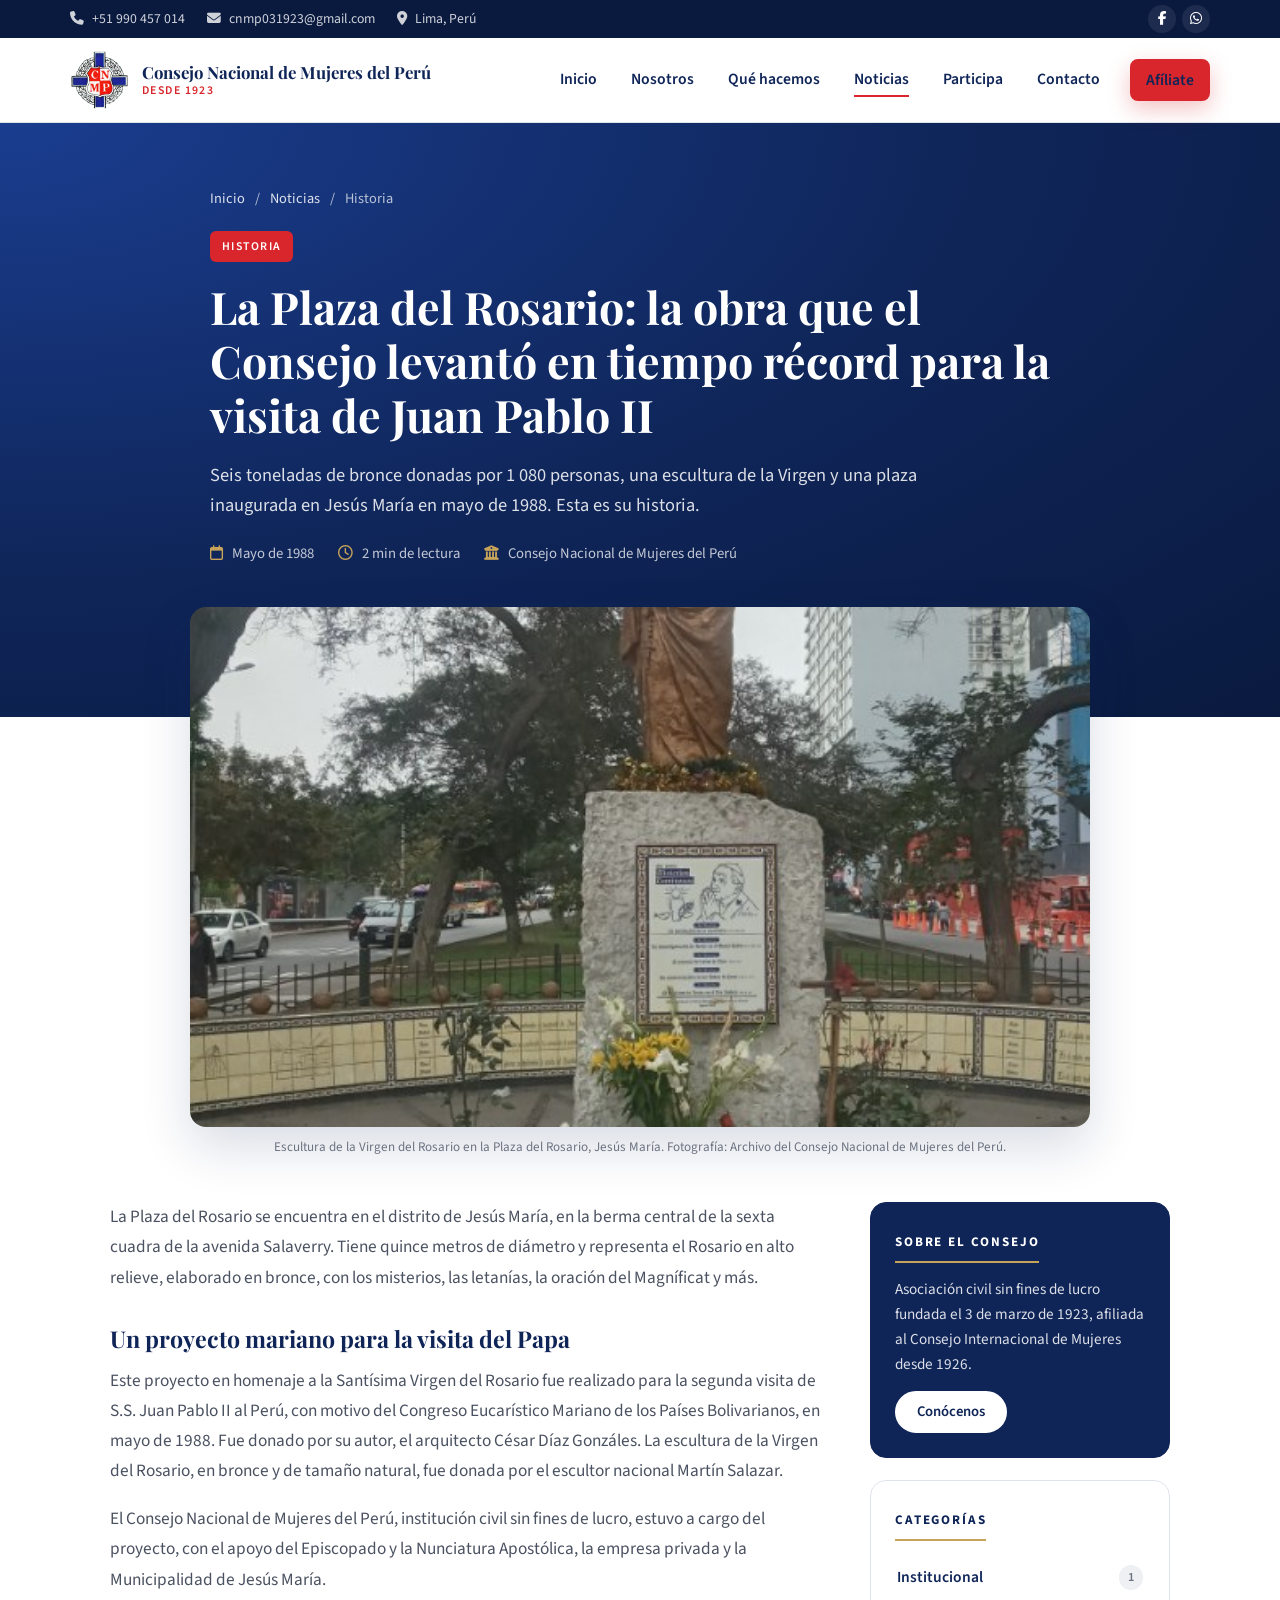
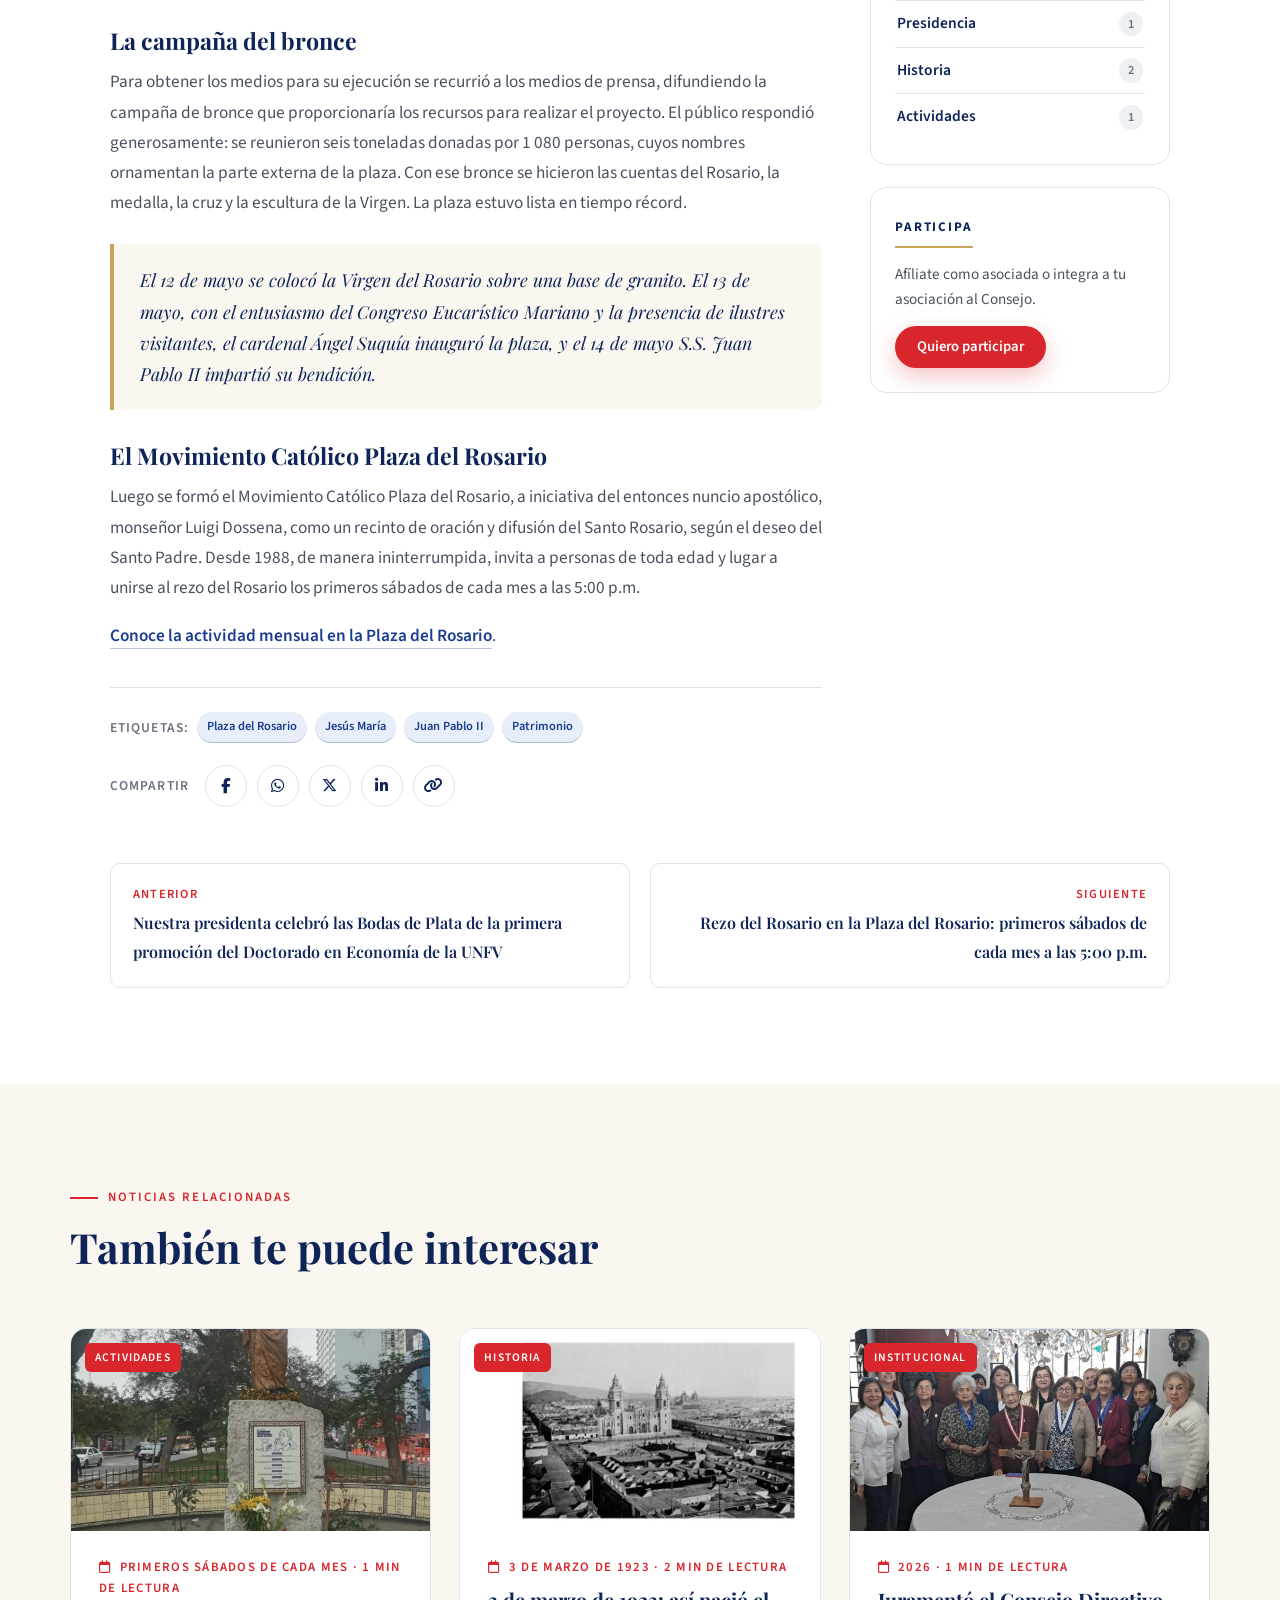
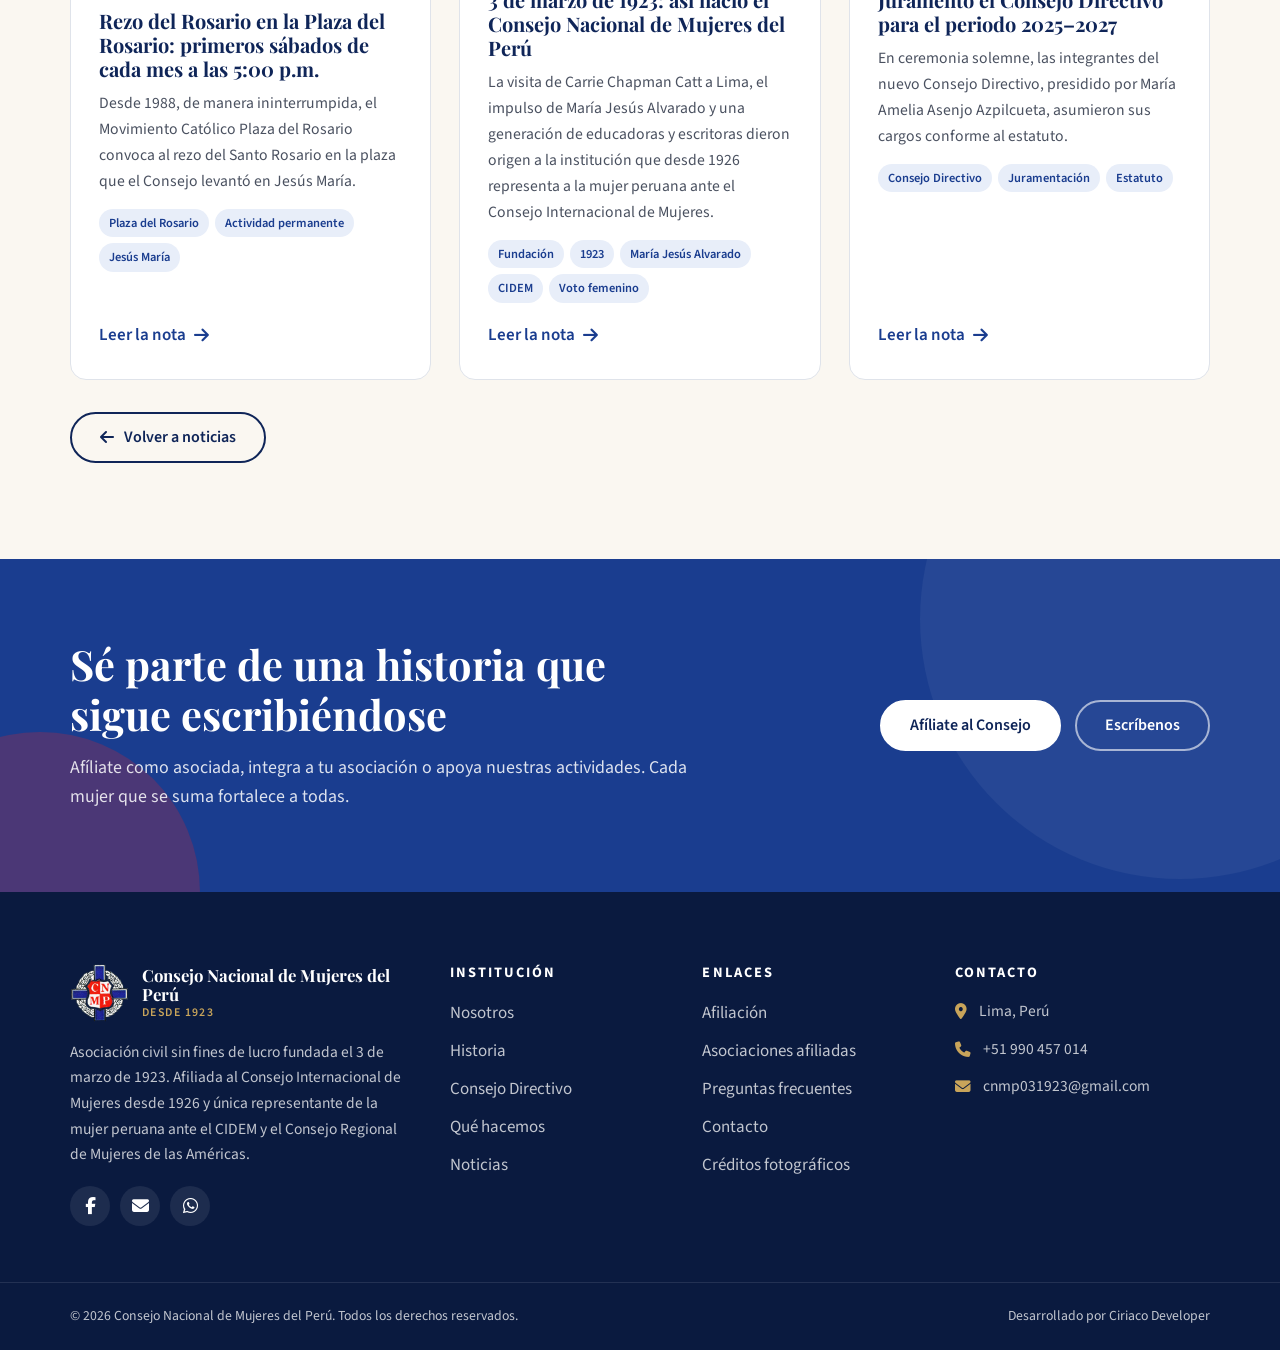
<file: noticias/plaza-del-rosario-historia.html>
<!DOCTYPE html>
<html lang="es">
<head>
    <meta charset="UTF-8">
    <meta name="viewport" content="width=device-width, initial-scale=1.0">
    <title>La Plaza del Rosario: la obra que el Consejo levantó en tiempo récord para la visita de Juan Pablo II | Consejo Nacional de Mujeres del Perú</title>
    <meta name="description" content="Seis toneladas de bronce donadas por 1 080 personas, una escultura de la Virgen y una plaza inaugurada en Jesús María en mayo de 1988. Esta es su historia.">
    <meta name="author" content="Consejo Nacional de Mujeres del Perú">
    <link rel="canonical" href="https://consejonacionaldemujeresdelperu.com/noticias/plaza-del-rosario-historia.html">
    <link rel="alternate" type="application/rss+xml" title="Noticias · Consejo Nacional de Mujeres del Perú" href="https://consejonacionaldemujeresdelperu.com/feed.xml">
    <meta name="theme-color" content="#0f2558">
    <meta property="og:title" content="La Plaza del Rosario: la obra que el Consejo levantó en tiempo récord para la visita de Juan Pablo II | Consejo Nacional de Mujeres del Perú">
    <meta property="og:description" content="Seis toneladas de bronce donadas por 1 080 personas, una escultura de la Virgen y una plaza inaugurada en Jesús María en mayo de 1988. Esta es su historia.">
    <meta property="og:type" content="article">
    <meta property="og:url" content="https://consejonacionaldemujeresdelperu.com/noticias/plaza-del-rosario-historia.html">
    <meta property="og:locale" content="es_PE">
    <meta property="og:site_name" content="Consejo Nacional de Mujeres del Perú">
    <meta property="og:image" content="https://consejonacionaldemujeresdelperu.com/img/fotos/plaza-del-rosario.jpg">
    <meta name="twitter:card" content="summary_large_image">
    <link rel="icon" type="image/png" sizes="32x32" href="../img/favicon-32.png">
    <link rel="icon" type="image/png" sizes="64x64" href="../img/favicon-64.png">
    <link rel="apple-touch-icon" href="../img/apple-touch-icon.png">
    <link rel="preconnect" href="https://fonts.googleapis.com">
    <link rel="preconnect" href="https://fonts.gstatic.com" crossorigin>
    <link href="https://fonts.googleapis.com/css2?family=Playfair+Display:ital,wght@0,600;0,700;1,600&family=Source+Sans+3:wght@400;600;700&display=swap" rel="stylesheet">
    <link rel="stylesheet" href="https://cdnjs.cloudflare.com/ajax/libs/font-awesome/6.5.1/css/all.min.css">
    <link rel="stylesheet" href="../css/styles.css?v=7bbe52f0">
    <script type="application/ld+json">
    {
        "@context": "https://schema.org",
        "@type": "NewsArticle",
        "headline": "La Plaza del Rosario: la obra que el Consejo levantó en tiempo récord para la visita de Juan Pablo II",
        "description": "Seis toneladas de bronce donadas por 1 080 personas, una escultura de la Virgen y una plaza inaugurada en Jesús María en mayo de 1988. Esta es su historia.",
        "image": ["https://consejonacionaldemujeresdelperu.com/img/fotos/plaza-del-rosario.jpg"],
        "datePublished": "2026-11-12",
        "dateModified": "2026-11-12",
        "articleSection": "Historia",
        "keywords": "Plaza del Rosario, Jesús María, Juan Pablo II, Patrimonio",
        "inLanguage": "es-PE",
        "mainEntityOfPage": { "@type": "WebPage", "@id": "https://consejonacionaldemujeresdelperu.com/noticias/plaza-del-rosario-historia.html" },
        "author": { "@type": "Organization", "name": "Consejo Nacional de Mujeres del Perú", "url": "https://consejonacionaldemujeresdelperu.com/" },
        "publisher": { "@type": "Organization", "name": "Consejo Nacional de Mujeres del Perú", "logo": { "@type": "ImageObject", "url": "https://consejonacionaldemujeresdelperu.com/img/logo-512.png" } }
    }
    </script>
    <script type="application/ld+json">
    {
        "@context": "https://schema.org",
        "@type": "BreadcrumbList",
        "itemListElement": [
            { "@type": "ListItem", "position": 1, "name": "Inicio", "item": "https://consejonacionaldemujeresdelperu.com/" },
            { "@type": "ListItem", "position": 2, "name": "Noticias", "item": "https://consejonacionaldemujeresdelperu.com/noticias.html" },
            { "@type": "ListItem", "position": 3, "name": "La Plaza del Rosario: la obra que el Consejo levantó en tiempo récord para la visita de Juan Pablo II", "item": "https://consejonacionaldemujeresdelperu.com/noticias/plaza-del-rosario-historia.html" }
        ]
    }
    </script>
    <meta property="article:published_time" content="2026-11-12">
    <meta property="article:section" content="Historia">
    <meta property="article:tag" content="Plaza del Rosario">
    <meta property="article:tag" content="Jesús María">
    <meta property="article:tag" content="Juan Pablo II">
    <meta property="article:tag" content="Patrimonio">
</head>
<body>
    <a class="skip-link" href="#contenido">Ir al contenido</a>

    <div class="topbar">
        <div class="container">
            <div class="topbar__info">
                <a href="tel:+51990457014"><i class="fas fa-phone"></i><span>+51 990 457 014</span></a>
                <a href="mailto:cnmp031923@gmail.com"><i class="fas fa-envelope"></i><span>cnmp031923@gmail.com</span></a>
                <a href="../contacto.html"><i class="fas fa-location-dot"></i><span>Lima, Perú</span></a>
            </div>
            <div class="topbar__social">
                <a href="https://www.facebook.com/p/Consejo-Nacional-de-Mujeres-del-Per%C3%BA-100068176325426/" target="_blank" rel="noopener noreferrer" aria-label="Facebook"><i class="fab fa-facebook-f"></i></a>
                <a href="https://wa.me/51990457014" target="_blank" rel="noopener noreferrer" aria-label="WhatsApp"><i class="fab fa-whatsapp"></i></a>
            </div>
        </div>
    </div>

    <header class="header">
        <div class="container">
            <a class="brand" href="../index.html" aria-label="Consejo Nacional de Mujeres del Perú, inicio">
                <img src="../img/logo-192.png" alt="Escudo del Consejo Nacional de Mujeres del Perú" width="58" height="58">
                <span class="brand__text">
                    <span class="brand__name">Consejo Nacional de Mujeres del Perú</span>
                    <span class="brand__tag">Desde 1923</span>
                </span>
            </a>
            <button class="nav-toggle" aria-label="Abrir menú" aria-expanded="false" aria-controls="menu">
                <span></span><span></span><span></span>
            </button>
            <nav class="nav" id="menu" aria-label="Principal">
                <ul class="nav__list">
                    <li><a href="../index.html">Inicio</a></li>
                    <li><a href="../nosotros.html">Nosotros</a></li>
                    <li><a href="../que-hacemos.html">Qué hacemos</a></li>
                    <li><a href="../noticias.html">Noticias</a></li>
                    <li><a href="../participa.html">Participa</a></li>
                    <li><a href="../contacto.html">Contacto</a></li>
                    <li class="nav__cta"><a class="btn btn--primary btn--sm" href="../participa.html">Afíliate</a></li>
                </ul>
            </nav>
        </div>
    </header>

    <main id="contenido">
        <section class="post-hero">
            <div class="container">
                <nav class="breadcrumb" aria-label="Ruta"><a href="../index.html">Inicio</a><span>/</span><a href="../noticias.html">Noticias</a><span>/</span><span>Historia</span></nav>
                <a class="post__cat" href="../noticias.html?categoria=historia">Historia</a>
                <h1>La Plaza del Rosario: la obra que el Consejo levantó en tiempo récord para la visita de Juan Pablo II</h1>
                <p class="post__excerpt">Seis toneladas de bronce donadas por 1 080 personas, una escultura de la Virgen y una plaza inaugurada en Jesús María en mayo de 1988. Esta es su historia.</p>
                <div class="post__meta"><span><i class="far fa-calendar"></i> Mayo de 1988</span><span><i class="far fa-clock"></i> 2 min de lectura</span><span><i class="fas fa-building-columns"></i> Consejo Nacional de Mujeres del Perú</span></div>
            </div>
        </section>
        <article class="section post">
            <div class="container">
                <figure class="post__figure reveal">
                    <img src="../img/fotos/plaza-del-rosario.jpg" alt="Escultura de la Virgen del Rosario en la Plaza del Rosario, Jesús María" fetchpriority="high">
                    <figcaption>Escultura de la Virgen del Rosario en la Plaza del Rosario, Jesús María. Fotografía: Archivo del Consejo Nacional de Mujeres del Perú.</figcaption>
                </figure>
                <div class="post__layout">
                    <div class="post__body reveal">
<p>La Plaza del Rosario se encuentra en el distrito de Jesús María, en la berma central de la sexta cuadra de la avenida Salaverry. Tiene quince metros de diámetro y representa el Rosario en alto relieve, elaborado en bronce, con los misterios, las letanías, la oración del Magníficat y más.</p>
<h2>Un proyecto mariano para la visita del Papa</h2>
<p>Este proyecto en homenaje a la Santísima Virgen del Rosario fue realizado para la segunda visita de S.S. Juan Pablo II al Perú, con motivo del Congreso Eucarístico Mariano de los Países Bolivarianos, en mayo de 1988. Fue donado por su autor, el arquitecto César Díaz Gonzáles. La escultura de la Virgen del Rosario, en bronce y de tamaño natural, fue donada por el escultor nacional Martín Salazar.</p>
<p>El Consejo Nacional de Mujeres del Perú, institución civil sin fines de lucro, estuvo a cargo del proyecto, con el apoyo del Episcopado y la Nunciatura Apostólica, la empresa privada y la Municipalidad de Jesús María.</p>
<h2>La campaña del bronce</h2>
<p>Para obtener los medios para su ejecución se recurrió a los medios de prensa, difundiendo la campaña de bronce que proporcionaría los recursos para realizar el proyecto. El público respondió generosamente: se reunieron seis toneladas donadas por 1 080 personas, cuyos nombres ornamentan la parte externa de la plaza. Con ese bronce se hicieron las cuentas del Rosario, la medalla, la cruz y la escultura de la Virgen. La plaza estuvo lista en tiempo récord.</p>
<blockquote>El 12 de mayo se colocó la Virgen del Rosario sobre una base de granito. El 13 de mayo, con el entusiasmo del Congreso Eucarístico Mariano y la presencia de ilustres visitantes, el cardenal Ángel Suquía inauguró la plaza, y el 14 de mayo S.S. Juan Pablo II impartió su bendición.</blockquote>
<h2>El Movimiento Católico Plaza del Rosario</h2>
<p>Luego se formó el Movimiento Católico Plaza del Rosario, a iniciativa del entonces nuncio apostólico, monseñor Luigi Dossena, como un recinto de oración y difusión del Santo Rosario, según el deseo del Santo Padre. Desde 1988, de manera ininterrumpida, invita a personas de toda edad y lugar a unirse al rezo del Rosario los primeros sábados de cada mes a las 5:00 p.m.</p>
<p><a href="rezo-del-rosario-primeros-sabados.html">Conoce la actividad mensual en la Plaza del Rosario</a>.</p>
                        <div class="post__tags"><span>Etiquetas:</span><a class="tag" href="../noticias.html?etiqueta=plaza-del-rosario">Plaza del Rosario</a><a class="tag" href="../noticias.html?etiqueta=jesus-maria">Jesús María</a><a class="tag" href="../noticias.html?etiqueta=juan-pablo-ii">Juan Pablo II</a><a class="tag" href="../noticias.html?etiqueta=patrimonio">Patrimonio</a></div>
                        <div class="share">
                            <span>Compartir</span>
                            <a href="https://www.facebook.com/sharer/sharer.php?u=https://consejonacionaldemujeresdelperu.com/noticias/plaza-del-rosario-historia.html" target="_blank" rel="noopener noreferrer" aria-label="Compartir en Facebook"><i class="fab fa-facebook-f"></i></a>
                            <a href="https://wa.me/?text=La Plaza del Rosario: la obra que el Consejo levantó en tiempo récord para la visita de Juan Pablo II%20https://consejonacionaldemujeresdelperu.com/noticias/plaza-del-rosario-historia.html" target="_blank" rel="noopener noreferrer" aria-label="Compartir por WhatsApp"><i class="fab fa-whatsapp"></i></a>
                            <a href="https://twitter.com/intent/tweet?text=La Plaza del Rosario: la obra que el Consejo levantó en tiempo récord para la visita de Juan Pablo II&url=https://consejonacionaldemujeresdelperu.com/noticias/plaza-del-rosario-historia.html" target="_blank" rel="noopener noreferrer" aria-label="Compartir en X"><i class="fab fa-x-twitter"></i></a>
                            <a href="https://www.linkedin.com/sharing/share-offsite/?url=https://consejonacionaldemujeresdelperu.com/noticias/plaza-del-rosario-historia.html" target="_blank" rel="noopener noreferrer" aria-label="Compartir en LinkedIn"><i class="fab fa-linkedin-in"></i></a>
                            <button type="button" data-copy="https://consejonacionaldemujeresdelperu.com/noticias/plaza-del-rosario-historia.html" aria-label="Copiar enlace"><i class="fas fa-link"></i></button>
                        </div>
                    </div>
                    <aside class="sidebar reveal reveal-delay-1">
                        <div class="widget widget--azul">
                            <h4>Sobre el Consejo</h4>
                            <p>Asociación civil sin fines de lucro fundada el 3 de marzo de 1923, afiliada al Consejo Internacional de Mujeres desde 1926.</p>
                            <a class="btn btn--white btn--sm" href="../nosotros.html">Conócenos</a>
                        </div>
                        <div class="widget">
                            <h4>Categorías</h4>
                            <ul class="cat-list"><li><a href="../noticias.html?categoria=institucional"><span>Institucional</span><em>1</em></a></li><li><a href="../noticias.html?categoria=presidencia"><span>Presidencia</span><em>1</em></a></li><li><a href="../noticias.html?categoria=historia"><span>Historia</span><em>2</em></a></li><li><a href="../noticias.html?categoria=actividades"><span>Actividades</span><em>1</em></a></li></ul>
                        </div>
                        <div class="widget">
                            <h4>Participa</h4>
                            <p>Afíliate como asociada o integra a tu asociación al Consejo.</p>
                            <a class="btn btn--primary btn--sm" href="../participa.html">Quiero participar</a>
                        </div>
                    </aside>
                </div>
                <nav class="post-nav" aria-label="Más noticias"><a class="post-nav__item post-nav__item--prev" href="bodas-de-plata-doctorado-economia-unfv.html"><span>Anterior</span><strong>Nuestra presidenta celebró las Bodas de Plata de la primera promoción del Doctorado en Economía de la UNFV</strong></a><a class="post-nav__item post-nav__item--next" href="rezo-del-rosario-primeros-sabados.html"><span>Siguiente</span><strong>Rezo del Rosario en la Plaza del Rosario: primeros sábados de cada mes a las 5:00 p.m.</strong></a></nav>
            </div>
        </article>
        <section class="section section--crema">
            <div class="container">
                <div class="section__header section__header--left reveal"><span class="eyebrow">Noticias relacionadas</span><h2>También te puede interesar</h2></div>
                <div class="news-grid news-grid--3">
                    <article class="news-card reveal" data-category="actividades" data-tags="plaza-del-rosario,actividad-permanente,jesus-maria" data-search="rezo del rosario en la plaza del rosario primeros sabados de cada mes a las 5 00 p m desde 1988 de manera ininterrumpida el movimiento catolico plaza del rosario convoca al rezo del santo rosario en la plaza que el consejo levanto en jesus maria actividades plaza del rosario actividad permanente jesus maria">
                        <a class="news-card__img" href="../noticias/rezo-del-rosario-primeros-sabados.html"><img src="../img/fotos/plaza-del-rosario.jpg" alt="Plaza del Rosario, avenida Salaverry, Jesús María" loading="lazy"><span class="news-card__cat">Actividades</span></a>
                        <div class="news-card__body">
                            <span class="news-card__date"><i class="far fa-calendar"></i> Primeros sábados de cada mes &middot; 1 min de lectura</span>
                            <h3><a href="../noticias/rezo-del-rosario-primeros-sabados.html">Rezo del Rosario en la Plaza del Rosario: primeros sábados de cada mes a las 5:00 p.m.</a></h3>
                            <p>Desde 1988, de manera ininterrumpida, el Movimiento Católico Plaza del Rosario convoca al rezo del Santo Rosario en la plaza que el Consejo levantó en Jesús María.</p>
                            <div class="tags"><a class="tag" href="../noticias.html?etiqueta=plaza-del-rosario">Plaza del Rosario</a><a class="tag" href="../noticias.html?etiqueta=actividad-permanente">Actividad permanente</a><a class="tag" href="../noticias.html?etiqueta=jesus-maria">Jesús María</a></div>
                            <a class="card__link" href="../noticias/rezo-del-rosario-primeros-sabados.html">Leer la nota <i class="fas fa-arrow-right"></i></a>
                        </div>
                    </article>
                    <article class="news-card reveal" data-category="historia" data-tags="fundacion,1923,maria-jesus-alvarado,cidem,voto-femenino" data-search="3 de marzo de 1923 asi nacio el consejo nacional de mujeres del peru la visita de carrie chapman catt a lima el impulso de maria jesus alvarado y una generacion de educadoras y escritoras dieron origen a la institucion que desde 1926 representa a la mujer peruana ante el consejo internacional de mujeres historia fundacion 1923 maria jesus alvarado cidem voto femenino">
                        <a class="news-card__img" href="../noticias/fundacion-del-consejo-3-de-marzo-de-1923.html"><img src="../img/historia/plaza-mayor-1907.jpg" alt="Plaza Mayor de Lima a inicios del siglo XX" loading="lazy"><span class="news-card__cat">Historia</span></a>
                        <div class="news-card__body">
                            <span class="news-card__date"><i class="far fa-calendar"></i> 3 de marzo de 1923 &middot; 2 min de lectura</span>
                            <h3><a href="../noticias/fundacion-del-consejo-3-de-marzo-de-1923.html">3 de marzo de 1923: así nació el Consejo Nacional de Mujeres del Perú</a></h3>
                            <p>La visita de Carrie Chapman Catt a Lima, el impulso de María Jesús Alvarado y una generación de educadoras y escritoras dieron origen a la institución que desde 1926 representa a la mujer peruana ante el Consejo Internacional de Mujeres.</p>
                            <div class="tags"><a class="tag" href="../noticias.html?etiqueta=fundacion">Fundación</a><a class="tag" href="../noticias.html?etiqueta=1923">1923</a><a class="tag" href="../noticias.html?etiqueta=maria-jesus-alvarado">María Jesús Alvarado</a><a class="tag" href="../noticias.html?etiqueta=cidem">CIDEM</a><a class="tag" href="../noticias.html?etiqueta=voto-femenino">Voto femenino</a></div>
                            <a class="card__link" href="../noticias/fundacion-del-consejo-3-de-marzo-de-1923.html">Leer la nota <i class="fas fa-arrow-right"></i></a>
                        </div>
                    </article>
                    <article class="news-card reveal" data-category="institucional" data-tags="consejo-directivo,juramentacion,estatuto" data-search="juramento el consejo directivo para el periodo 20252027 en ceremonia solemne las integrantes del nuevo consejo directivo presidido por maria amelia asenjo azpilcueta asumieron sus cargos conforme al estatuto institucional consejo directivo juramentacion estatuto">
                        <a class="news-card__img" href="../noticias/juramentacion-consejo-directivo-2025-2027.html"><img src="../img/fotos/juramentacion-2026.jpg" alt="Integrantes del Consejo Directivo 2025–2027 durante la ceremonia de juramentación" loading="lazy"><span class="news-card__cat">Institucional</span></a>
                        <div class="news-card__body">
                            <span class="news-card__date"><i class="far fa-calendar"></i> 2026 &middot; 1 min de lectura</span>
                            <h3><a href="../noticias/juramentacion-consejo-directivo-2025-2027.html">Juramentó el Consejo Directivo para el periodo 2025–2027</a></h3>
                            <p>En ceremonia solemne, las integrantes del nuevo Consejo Directivo, presidido por María Amelia Asenjo Azpilcueta, asumieron sus cargos conforme al estatuto.</p>
                            <div class="tags"><a class="tag" href="../noticias.html?etiqueta=consejo-directivo">Consejo Directivo</a><a class="tag" href="../noticias.html?etiqueta=juramentacion">Juramentación</a><a class="tag" href="../noticias.html?etiqueta=estatuto">Estatuto</a></div>
                            <a class="card__link" href="../noticias/juramentacion-consejo-directivo-2025-2027.html">Leer la nota <i class="fas fa-arrow-right"></i></a>
                        </div>
                    </article>
                </div>
                <div class="mt-32"><a class="btn btn--outline" href="../noticias.html"><i class="fas fa-arrow-left"></i> Volver a noticias</a></div>
            </div>
        </section>
        <section class="cta">
            <div class="container">
                <div>
                    <h2>Sé parte de una historia que sigue escribiéndose</h2>
                    <p>Afíliate como asociada, integra a tu asociación o apoya nuestras actividades. Cada mujer que se suma fortalece a todas.</p>
                </div>
                <div class="cta__actions">
                    <a class="btn btn--white" href="../participa.html">Afíliate al Consejo</a>
                    <a class="btn btn--ghost" href="../contacto.html">Escríbenos</a>
                </div>
            </div>
        </section>
    </main>

    <footer class="footer">
        <div class="container">
            <div class="footer__grid">
                <div>
                    <a class="brand" href="../index.html">
                        <img src="../img/logo-192.png" alt="" width="58" height="58">
                        <span class="brand__text">
                            <span class="brand__name">Consejo Nacional de Mujeres del Perú</span>
                            <span class="brand__tag">Desde 1923</span>
                        </span>
                    </a>
                    <p>Asociación civil sin fines de lucro fundada el 3 de marzo de 1923. Afiliada al Consejo Internacional de Mujeres desde 1926 y única representante de la mujer peruana ante el CIDEM y el Consejo Regional de Mujeres de las Américas.</p>
                    <div class="footer__social">
                        <a href="https://www.facebook.com/p/Consejo-Nacional-de-Mujeres-del-Per%C3%BA-100068176325426/" target="_blank" rel="noopener noreferrer" aria-label="Facebook"><i class="fab fa-facebook-f"></i></a>
                        <a href="mailto:cnmp031923@gmail.com" aria-label="Correo electrónico"><i class="fas fa-envelope"></i></a>
                        <a href="https://wa.me/51990457014" target="_blank" rel="noopener noreferrer" aria-label="WhatsApp"><i class="fab fa-whatsapp"></i></a>
                    </div>
                </div>
                <div>
                    <h4>Institución</h4>
                    <ul class="footer__links">
                        <li><a href="../nosotros.html">Nosotros</a></li>
                        <li><a href="../nosotros.html#historia">Historia</a></li>
                        <li><a href="../nosotros.html#consejo-directivo">Consejo Directivo</a></li>
                        <li><a href="../que-hacemos.html">Qué hacemos</a></li>
                        <li><a href="../noticias.html">Noticias</a></li>
                    </ul>
                </div>
                <div>
                    <h4>Enlaces</h4>
                    <ul class="footer__links">
                        <li><a href="../participa.html#afiliacion">Afiliación</a></li>
                        <li><a href="../participa.html#asociaciones">Asociaciones afiliadas</a></li>
                        <li><a href="../participa.html#preguntas">Preguntas frecuentes</a></li>
                        <li><a href="../contacto.html">Contacto</a></li>
                        <li><a href="../creditos.html">Créditos fotográficos</a></li>
                    </ul>
                </div>
                <div>
                    <h4>Contacto</h4>
                    <ul class="footer__contact">
                        <li><i class="fas fa-location-dot"></i><span>Lima, Perú</span></li>
                        <li><i class="fas fa-phone"></i><a href="tel:+51990457014">+51 990 457 014</a></li>
                        <li><i class="fas fa-envelope"></i><a href="mailto:cnmp031923@gmail.com">cnmp031923@gmail.com</a></li>
                    </ul>
                </div>
            </div>
        </div>
        <div class="footer__bottom">
            <div class="container">
                <span>© <span data-year></span> Consejo Nacional de Mujeres del Perú. Todos los derechos reservados.</span>
                <span>Desarrollado por <a href="https://ciriacodeveloper.com" target="_blank" rel="noopener noreferrer">Ciriaco Developer</a></span>
            </div>
        </div>
    </footer>

    <button class="back-top" aria-label="Volver arriba"><i class="fas fa-chevron-up"></i></button>
    <script src="../js/main.js?v=43ec0e7a"></script>
</body>
</html>
</file>
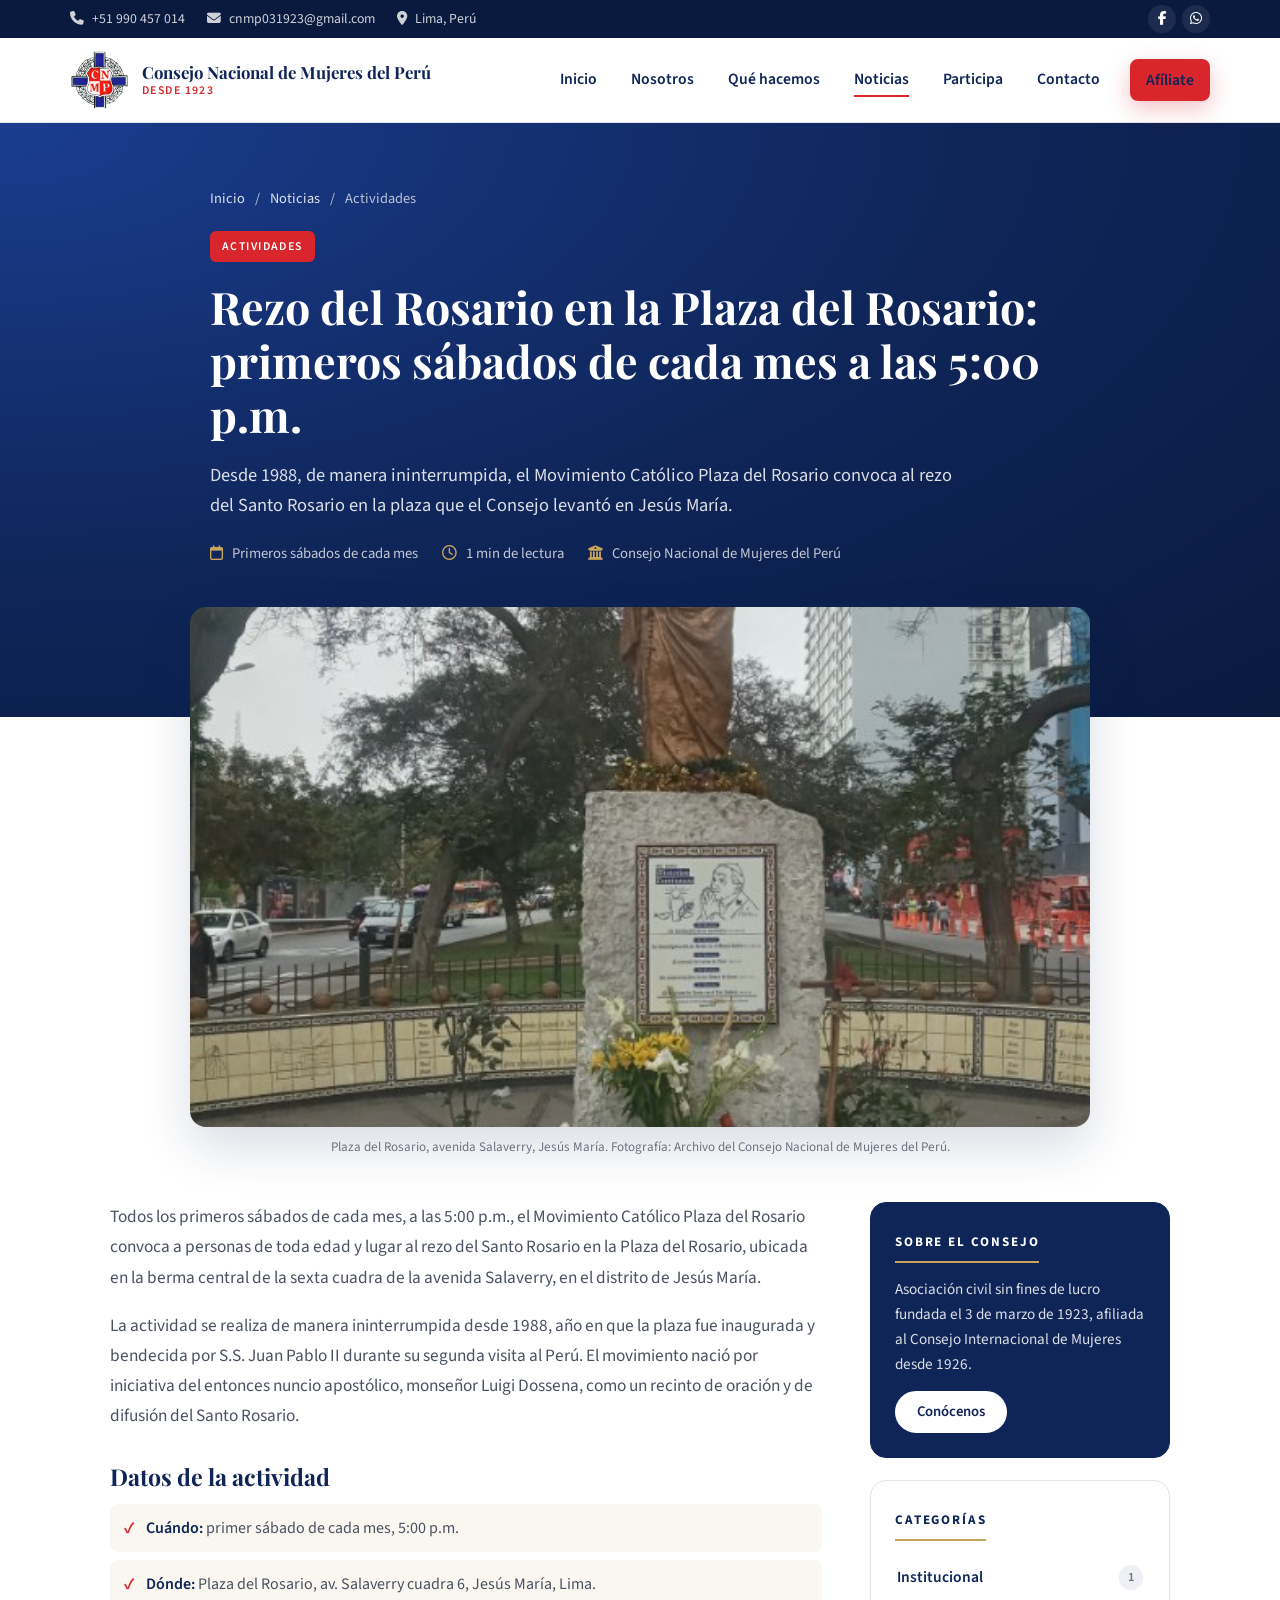
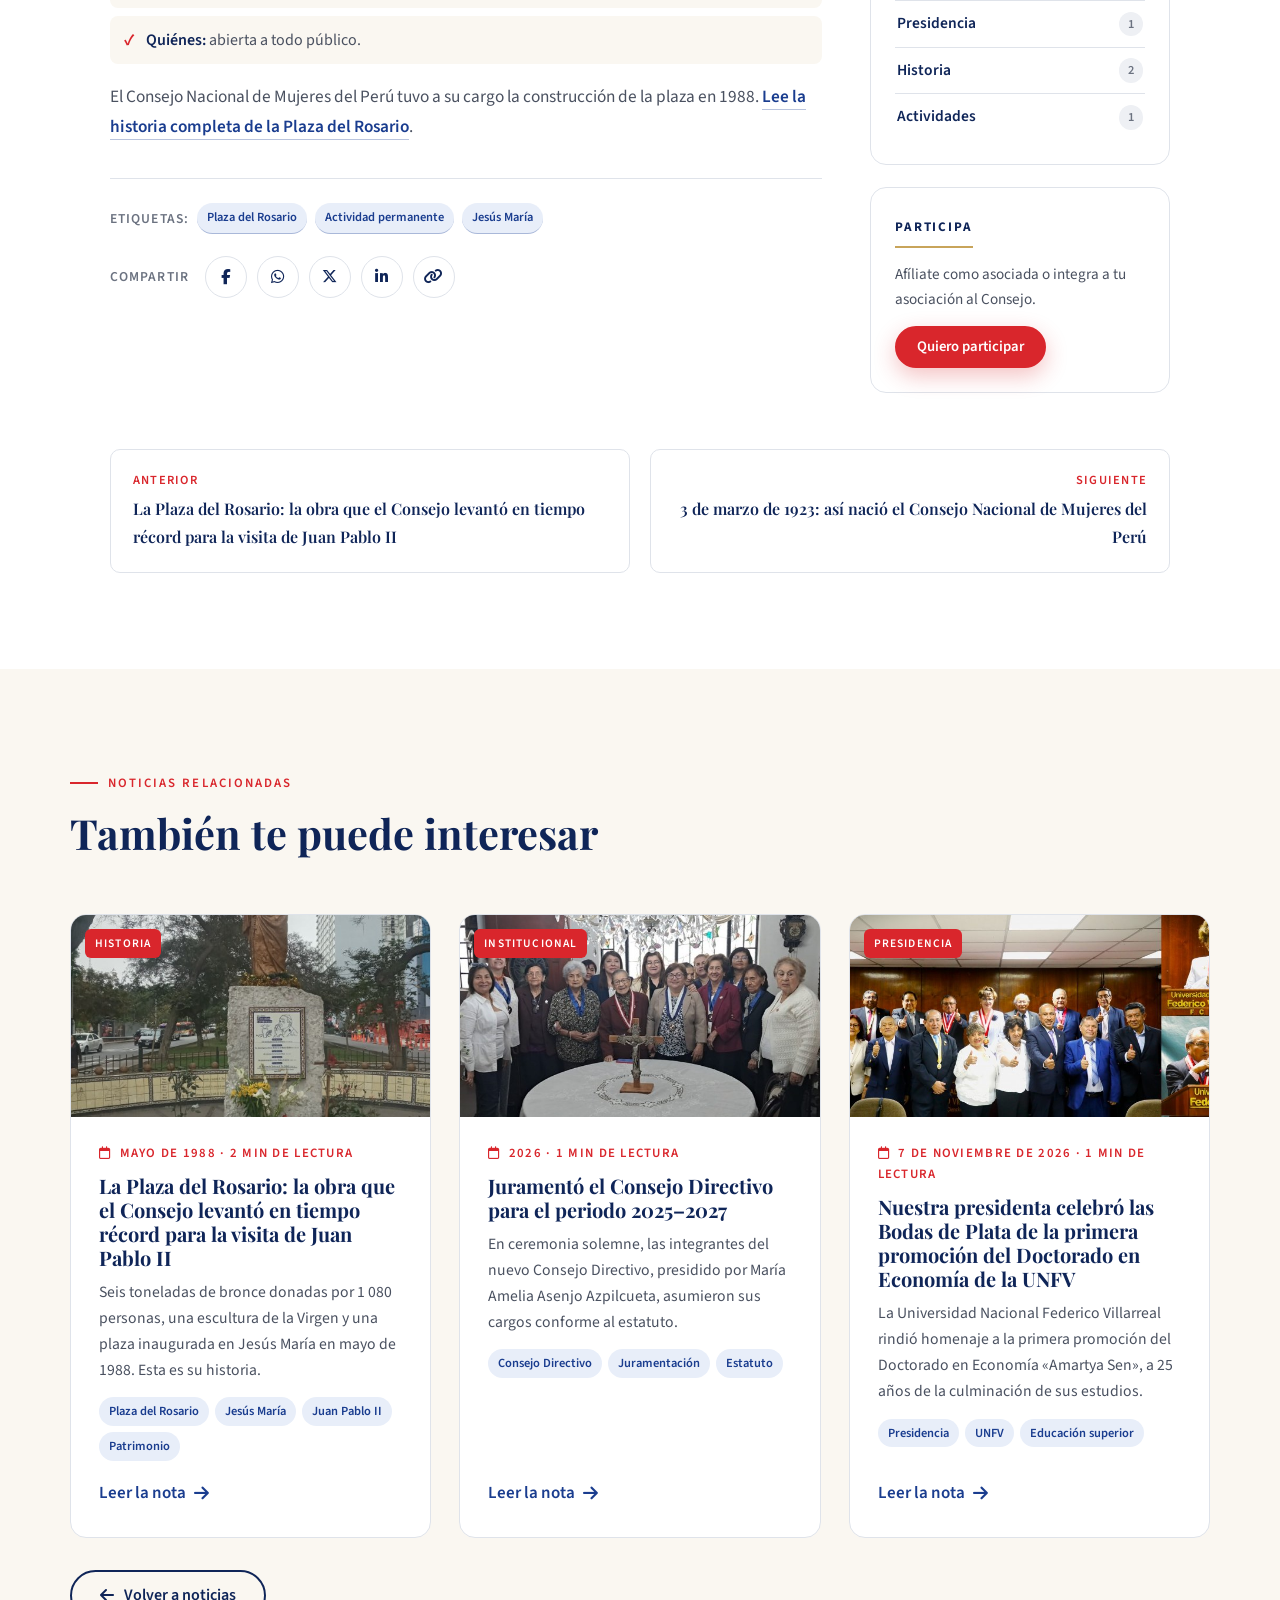
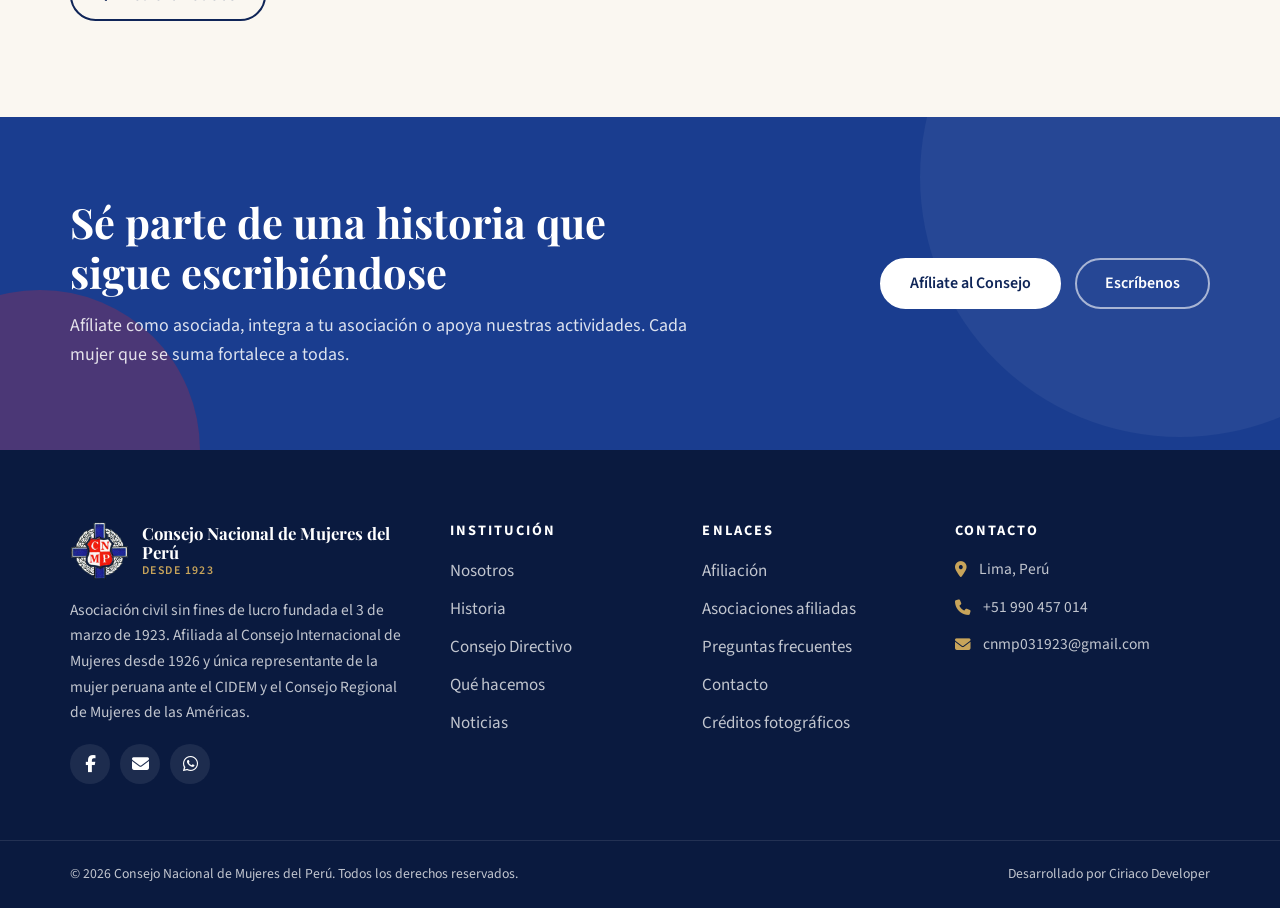
<file: noticias/rezo-del-rosario-primeros-sabados.html>
<!DOCTYPE html>
<html lang="es">
<head>
    <meta charset="UTF-8">
    <meta name="viewport" content="width=device-width, initial-scale=1.0">
    <title>Rezo del Rosario en la Plaza del Rosario: primeros sábados de cada mes a las 5:00 p.m. | Consejo Nacional de Mujeres del Perú</title>
    <meta name="description" content="Desde 1988, de manera ininterrumpida, el Movimiento Católico Plaza del Rosario convoca al rezo del Santo Rosario en la plaza que el Consejo levantó en Jesús María.">
    <meta name="author" content="Consejo Nacional de Mujeres del Perú">
    <link rel="canonical" href="https://consejonacionaldemujeresdelperu.com/noticias/rezo-del-rosario-primeros-sabados.html">
    <link rel="alternate" type="application/rss+xml" title="Noticias · Consejo Nacional de Mujeres del Perú" href="https://consejonacionaldemujeresdelperu.com/feed.xml">
    <meta name="theme-color" content="#0f2558">
    <meta property="og:title" content="Rezo del Rosario en la Plaza del Rosario: primeros sábados de cada mes a las 5:00 p.m. | Consejo Nacional de Mujeres del Perú">
    <meta property="og:description" content="Desde 1988, de manera ininterrumpida, el Movimiento Católico Plaza del Rosario convoca al rezo del Santo Rosario en la plaza que el Consejo levantó en Jesús María.">
    <meta property="og:type" content="article">
    <meta property="og:url" content="https://consejonacionaldemujeresdelperu.com/noticias/rezo-del-rosario-primeros-sabados.html">
    <meta property="og:locale" content="es_PE">
    <meta property="og:site_name" content="Consejo Nacional de Mujeres del Perú">
    <meta property="og:image" content="https://consejonacionaldemujeresdelperu.com/img/fotos/plaza-del-rosario.jpg">
    <meta name="twitter:card" content="summary_large_image">
    <link rel="icon" type="image/png" sizes="32x32" href="../img/favicon-32.png">
    <link rel="icon" type="image/png" sizes="64x64" href="../img/favicon-64.png">
    <link rel="apple-touch-icon" href="../img/apple-touch-icon.png">
    <link rel="preconnect" href="https://fonts.googleapis.com">
    <link rel="preconnect" href="https://fonts.gstatic.com" crossorigin>
    <link href="https://fonts.googleapis.com/css2?family=Playfair+Display:ital,wght@0,600;0,700;1,600&family=Source+Sans+3:wght@400;600;700&display=swap" rel="stylesheet">
    <link rel="stylesheet" href="https://cdnjs.cloudflare.com/ajax/libs/font-awesome/6.5.1/css/all.min.css">
    <link rel="stylesheet" href="../css/styles.css?v=7bbe52f0">
    <script type="application/ld+json">
    {
        "@context": "https://schema.org",
        "@type": "NewsArticle",
        "headline": "Rezo del Rosario en la Plaza del Rosario: primeros sábados de cada mes a las 5:00 p.m.",
        "description": "Desde 1988, de manera ininterrumpida, el Movimiento Católico Plaza del Rosario convoca al rezo del Santo Rosario en la plaza que el Consejo levantó en Jesús María.",
        "image": ["https://consejonacionaldemujeresdelperu.com/img/fotos/plaza-del-rosario.jpg"],
        "datePublished": "2026-11-12",
        "dateModified": "2026-11-12",
        "articleSection": "Actividades",
        "keywords": "Plaza del Rosario, Actividad permanente, Jesús María",
        "inLanguage": "es-PE",
        "mainEntityOfPage": { "@type": "WebPage", "@id": "https://consejonacionaldemujeresdelperu.com/noticias/rezo-del-rosario-primeros-sabados.html" },
        "author": { "@type": "Organization", "name": "Consejo Nacional de Mujeres del Perú", "url": "https://consejonacionaldemujeresdelperu.com/" },
        "publisher": { "@type": "Organization", "name": "Consejo Nacional de Mujeres del Perú", "logo": { "@type": "ImageObject", "url": "https://consejonacionaldemujeresdelperu.com/img/logo-512.png" } }
    }
    </script>
    <script type="application/ld+json">
    {
        "@context": "https://schema.org",
        "@type": "BreadcrumbList",
        "itemListElement": [
            { "@type": "ListItem", "position": 1, "name": "Inicio", "item": "https://consejonacionaldemujeresdelperu.com/" },
            { "@type": "ListItem", "position": 2, "name": "Noticias", "item": "https://consejonacionaldemujeresdelperu.com/noticias.html" },
            { "@type": "ListItem", "position": 3, "name": "Rezo del Rosario en la Plaza del Rosario: primeros sábados de cada mes a las 5:00 p.m.", "item": "https://consejonacionaldemujeresdelperu.com/noticias/rezo-del-rosario-primeros-sabados.html" }
        ]
    }
    </script>
    <meta property="article:published_time" content="2026-11-12">
    <meta property="article:section" content="Actividades">
    <meta property="article:tag" content="Plaza del Rosario">
    <meta property="article:tag" content="Actividad permanente">
    <meta property="article:tag" content="Jesús María">
</head>
<body>
    <a class="skip-link" href="#contenido">Ir al contenido</a>

    <div class="topbar">
        <div class="container">
            <div class="topbar__info">
                <a href="tel:+51990457014"><i class="fas fa-phone"></i><span>+51 990 457 014</span></a>
                <a href="mailto:cnmp031923@gmail.com"><i class="fas fa-envelope"></i><span>cnmp031923@gmail.com</span></a>
                <a href="../contacto.html"><i class="fas fa-location-dot"></i><span>Lima, Perú</span></a>
            </div>
            <div class="topbar__social">
                <a href="https://www.facebook.com/p/Consejo-Nacional-de-Mujeres-del-Per%C3%BA-100068176325426/" target="_blank" rel="noopener noreferrer" aria-label="Facebook"><i class="fab fa-facebook-f"></i></a>
                <a href="https://wa.me/51990457014" target="_blank" rel="noopener noreferrer" aria-label="WhatsApp"><i class="fab fa-whatsapp"></i></a>
            </div>
        </div>
    </div>

    <header class="header">
        <div class="container">
            <a class="brand" href="../index.html" aria-label="Consejo Nacional de Mujeres del Perú, inicio">
                <img src="../img/logo-192.png" alt="Escudo del Consejo Nacional de Mujeres del Perú" width="58" height="58">
                <span class="brand__text">
                    <span class="brand__name">Consejo Nacional de Mujeres del Perú</span>
                    <span class="brand__tag">Desde 1923</span>
                </span>
            </a>
            <button class="nav-toggle" aria-label="Abrir menú" aria-expanded="false" aria-controls="menu">
                <span></span><span></span><span></span>
            </button>
            <nav class="nav" id="menu" aria-label="Principal">
                <ul class="nav__list">
                    <li><a href="../index.html">Inicio</a></li>
                    <li><a href="../nosotros.html">Nosotros</a></li>
                    <li><a href="../que-hacemos.html">Qué hacemos</a></li>
                    <li><a href="../noticias.html">Noticias</a></li>
                    <li><a href="../participa.html">Participa</a></li>
                    <li><a href="../contacto.html">Contacto</a></li>
                    <li class="nav__cta"><a class="btn btn--primary btn--sm" href="../participa.html">Afíliate</a></li>
                </ul>
            </nav>
        </div>
    </header>

    <main id="contenido">
        <section class="post-hero">
            <div class="container">
                <nav class="breadcrumb" aria-label="Ruta"><a href="../index.html">Inicio</a><span>/</span><a href="../noticias.html">Noticias</a><span>/</span><span>Actividades</span></nav>
                <a class="post__cat" href="../noticias.html?categoria=actividades">Actividades</a>
                <h1>Rezo del Rosario en la Plaza del Rosario: primeros sábados de cada mes a las 5:00 p.m.</h1>
                <p class="post__excerpt">Desde 1988, de manera ininterrumpida, el Movimiento Católico Plaza del Rosario convoca al rezo del Santo Rosario en la plaza que el Consejo levantó en Jesús María.</p>
                <div class="post__meta"><span><i class="far fa-calendar"></i> Primeros sábados de cada mes</span><span><i class="far fa-clock"></i> 1 min de lectura</span><span><i class="fas fa-building-columns"></i> Consejo Nacional de Mujeres del Perú</span></div>
            </div>
        </section>
        <article class="section post">
            <div class="container">
                <figure class="post__figure reveal">
                    <img src="../img/fotos/plaza-del-rosario.jpg" alt="Plaza del Rosario, avenida Salaverry, Jesús María" fetchpriority="high">
                    <figcaption>Plaza del Rosario, avenida Salaverry, Jesús María. Fotografía: Archivo del Consejo Nacional de Mujeres del Perú.</figcaption>
                </figure>
                <div class="post__layout">
                    <div class="post__body reveal">
<p>Todos los primeros sábados de cada mes, a las 5:00 p.m., el Movimiento Católico Plaza del Rosario convoca a personas de toda edad y lugar al rezo del Santo Rosario en la Plaza del Rosario, ubicada en la berma central de la sexta cuadra de la avenida Salaverry, en el distrito de Jesús María.</p>
<p>La actividad se realiza de manera ininterrumpida desde 1988, año en que la plaza fue inaugurada y bendecida por S.S. Juan Pablo II durante su segunda visita al Perú. El movimiento nació por iniciativa del entonces nuncio apostólico, monseñor Luigi Dossena, como un recinto de oración y de difusión del Santo Rosario.</p>
<h2>Datos de la actividad</h2>
<ul class="post__list">
<li><strong>Cuándo:</strong> primer sábado de cada mes, 5:00 p.m.</li>
<li><strong>Dónde:</strong> Plaza del Rosario, av. Salaverry cuadra 6, Jesús María, Lima.</li>
<li><strong>Quiénes:</strong> abierta a todo público.</li>
</ul>
<p>El Consejo Nacional de Mujeres del Perú tuvo a su cargo la construcción de la plaza en 1988. <a href="plaza-del-rosario-historia.html">Lee la historia completa de la Plaza del Rosario</a>.</p>
                        <div class="post__tags"><span>Etiquetas:</span><a class="tag" href="../noticias.html?etiqueta=plaza-del-rosario">Plaza del Rosario</a><a class="tag" href="../noticias.html?etiqueta=actividad-permanente">Actividad permanente</a><a class="tag" href="../noticias.html?etiqueta=jesus-maria">Jesús María</a></div>
                        <div class="share">
                            <span>Compartir</span>
                            <a href="https://www.facebook.com/sharer/sharer.php?u=https://consejonacionaldemujeresdelperu.com/noticias/rezo-del-rosario-primeros-sabados.html" target="_blank" rel="noopener noreferrer" aria-label="Compartir en Facebook"><i class="fab fa-facebook-f"></i></a>
                            <a href="https://wa.me/?text=Rezo del Rosario en la Plaza del Rosario: primeros sábados de cada mes a las 5:00 p.m.%20https://consejonacionaldemujeresdelperu.com/noticias/rezo-del-rosario-primeros-sabados.html" target="_blank" rel="noopener noreferrer" aria-label="Compartir por WhatsApp"><i class="fab fa-whatsapp"></i></a>
                            <a href="https://twitter.com/intent/tweet?text=Rezo del Rosario en la Plaza del Rosario: primeros sábados de cada mes a las 5:00 p.m.&url=https://consejonacionaldemujeresdelperu.com/noticias/rezo-del-rosario-primeros-sabados.html" target="_blank" rel="noopener noreferrer" aria-label="Compartir en X"><i class="fab fa-x-twitter"></i></a>
                            <a href="https://www.linkedin.com/sharing/share-offsite/?url=https://consejonacionaldemujeresdelperu.com/noticias/rezo-del-rosario-primeros-sabados.html" target="_blank" rel="noopener noreferrer" aria-label="Compartir en LinkedIn"><i class="fab fa-linkedin-in"></i></a>
                            <button type="button" data-copy="https://consejonacionaldemujeresdelperu.com/noticias/rezo-del-rosario-primeros-sabados.html" aria-label="Copiar enlace"><i class="fas fa-link"></i></button>
                        </div>
                    </div>
                    <aside class="sidebar reveal reveal-delay-1">
                        <div class="widget widget--azul">
                            <h4>Sobre el Consejo</h4>
                            <p>Asociación civil sin fines de lucro fundada el 3 de marzo de 1923, afiliada al Consejo Internacional de Mujeres desde 1926.</p>
                            <a class="btn btn--white btn--sm" href="../nosotros.html">Conócenos</a>
                        </div>
                        <div class="widget">
                            <h4>Categorías</h4>
                            <ul class="cat-list"><li><a href="../noticias.html?categoria=institucional"><span>Institucional</span><em>1</em></a></li><li><a href="../noticias.html?categoria=presidencia"><span>Presidencia</span><em>1</em></a></li><li><a href="../noticias.html?categoria=historia"><span>Historia</span><em>2</em></a></li><li><a href="../noticias.html?categoria=actividades"><span>Actividades</span><em>1</em></a></li></ul>
                        </div>
                        <div class="widget">
                            <h4>Participa</h4>
                            <p>Afíliate como asociada o integra a tu asociación al Consejo.</p>
                            <a class="btn btn--primary btn--sm" href="../participa.html">Quiero participar</a>
                        </div>
                    </aside>
                </div>
                <nav class="post-nav" aria-label="Más noticias"><a class="post-nav__item post-nav__item--prev" href="plaza-del-rosario-historia.html"><span>Anterior</span><strong>La Plaza del Rosario: la obra que el Consejo levantó en tiempo récord para la visita de Juan Pablo II</strong></a><a class="post-nav__item post-nav__item--next" href="fundacion-del-consejo-3-de-marzo-de-1923.html"><span>Siguiente</span><strong>3 de marzo de 1923: así nació el Consejo Nacional de Mujeres del Perú</strong></a></nav>
            </div>
        </article>
        <section class="section section--crema">
            <div class="container">
                <div class="section__header section__header--left reveal"><span class="eyebrow">Noticias relacionadas</span><h2>También te puede interesar</h2></div>
                <div class="news-grid news-grid--3">
                    <article class="news-card reveal" data-category="historia" data-tags="plaza-del-rosario,jesus-maria,juan-pablo-ii,patrimonio" data-search="la plaza del rosario la obra que el consejo levanto en tiempo record para la visita de juan pablo ii seis toneladas de bronce donadas por 1 080 personas una escultura de la virgen y una plaza inaugurada en jesus maria en mayo de 1988 esta es su historia historia plaza del rosario jesus maria juan pablo ii patrimonio">
                        <a class="news-card__img" href="../noticias/plaza-del-rosario-historia.html"><img src="../img/fotos/plaza-del-rosario.jpg" alt="Escultura de la Virgen del Rosario en la Plaza del Rosario, Jesús María" loading="lazy"><span class="news-card__cat">Historia</span></a>
                        <div class="news-card__body">
                            <span class="news-card__date"><i class="far fa-calendar"></i> Mayo de 1988 &middot; 2 min de lectura</span>
                            <h3><a href="../noticias/plaza-del-rosario-historia.html">La Plaza del Rosario: la obra que el Consejo levantó en tiempo récord para la visita de Juan Pablo II</a></h3>
                            <p>Seis toneladas de bronce donadas por 1 080 personas, una escultura de la Virgen y una plaza inaugurada en Jesús María en mayo de 1988. Esta es su historia.</p>
                            <div class="tags"><a class="tag" href="../noticias.html?etiqueta=plaza-del-rosario">Plaza del Rosario</a><a class="tag" href="../noticias.html?etiqueta=jesus-maria">Jesús María</a><a class="tag" href="../noticias.html?etiqueta=juan-pablo-ii">Juan Pablo II</a><a class="tag" href="../noticias.html?etiqueta=patrimonio">Patrimonio</a></div>
                            <a class="card__link" href="../noticias/plaza-del-rosario-historia.html">Leer la nota <i class="fas fa-arrow-right"></i></a>
                        </div>
                    </article>
                    <article class="news-card reveal" data-category="institucional" data-tags="consejo-directivo,juramentacion,estatuto" data-search="juramento el consejo directivo para el periodo 20252027 en ceremonia solemne las integrantes del nuevo consejo directivo presidido por maria amelia asenjo azpilcueta asumieron sus cargos conforme al estatuto institucional consejo directivo juramentacion estatuto">
                        <a class="news-card__img" href="../noticias/juramentacion-consejo-directivo-2025-2027.html"><img src="../img/fotos/juramentacion-2026.jpg" alt="Integrantes del Consejo Directivo 2025–2027 durante la ceremonia de juramentación" loading="lazy"><span class="news-card__cat">Institucional</span></a>
                        <div class="news-card__body">
                            <span class="news-card__date"><i class="far fa-calendar"></i> 2026 &middot; 1 min de lectura</span>
                            <h3><a href="../noticias/juramentacion-consejo-directivo-2025-2027.html">Juramentó el Consejo Directivo para el periodo 2025–2027</a></h3>
                            <p>En ceremonia solemne, las integrantes del nuevo Consejo Directivo, presidido por María Amelia Asenjo Azpilcueta, asumieron sus cargos conforme al estatuto.</p>
                            <div class="tags"><a class="tag" href="../noticias.html?etiqueta=consejo-directivo">Consejo Directivo</a><a class="tag" href="../noticias.html?etiqueta=juramentacion">Juramentación</a><a class="tag" href="../noticias.html?etiqueta=estatuto">Estatuto</a></div>
                            <a class="card__link" href="../noticias/juramentacion-consejo-directivo-2025-2027.html">Leer la nota <i class="fas fa-arrow-right"></i></a>
                        </div>
                    </article>
                    <article class="news-card reveal" data-category="presidencia" data-tags="presidencia,unfv,educacion-superior" data-search="nuestra presidenta celebro las bodas de plata de la primera promocion del doctorado en economia de la unfv la universidad nacional federico villarreal rindio homenaje a la primera promocion del doctorado en economia amartya sen a 25 anos de la culminacion de sus estudios presidencia presidencia unfv educacion superior">
                        <a class="news-card__img" href="../noticias/bodas-de-plata-doctorado-economia-unfv.html"><img src="../img/fotos/noticia-unfv-2026.jpg" alt="Ceremonia por las Bodas de Plata de la primera promoción del Doctorado en Economía de la UNFV" loading="lazy"><span class="news-card__cat">Presidencia</span></a>
                        <div class="news-card__body">
                            <span class="news-card__date"><i class="far fa-calendar"></i> 7 de noviembre de 2026 &middot; 1 min de lectura</span>
                            <h3><a href="../noticias/bodas-de-plata-doctorado-economia-unfv.html">Nuestra presidenta celebró las Bodas de Plata de la primera promoción del Doctorado en Economía de la UNFV</a></h3>
                            <p>La Universidad Nacional Federico Villarreal rindió homenaje a la primera promoción del Doctorado en Economía «Amartya Sen», a 25 años de la culminación de sus estudios.</p>
                            <div class="tags"><a class="tag" href="../noticias.html?etiqueta=presidencia">Presidencia</a><a class="tag" href="../noticias.html?etiqueta=unfv">UNFV</a><a class="tag" href="../noticias.html?etiqueta=educacion-superior">Educación superior</a></div>
                            <a class="card__link" href="../noticias/bodas-de-plata-doctorado-economia-unfv.html">Leer la nota <i class="fas fa-arrow-right"></i></a>
                        </div>
                    </article>
                </div>
                <div class="mt-32"><a class="btn btn--outline" href="../noticias.html"><i class="fas fa-arrow-left"></i> Volver a noticias</a></div>
            </div>
        </section>
        <section class="cta">
            <div class="container">
                <div>
                    <h2>Sé parte de una historia que sigue escribiéndose</h2>
                    <p>Afíliate como asociada, integra a tu asociación o apoya nuestras actividades. Cada mujer que se suma fortalece a todas.</p>
                </div>
                <div class="cta__actions">
                    <a class="btn btn--white" href="../participa.html">Afíliate al Consejo</a>
                    <a class="btn btn--ghost" href="../contacto.html">Escríbenos</a>
                </div>
            </div>
        </section>
    </main>

    <footer class="footer">
        <div class="container">
            <div class="footer__grid">
                <div>
                    <a class="brand" href="../index.html">
                        <img src="../img/logo-192.png" alt="" width="58" height="58">
                        <span class="brand__text">
                            <span class="brand__name">Consejo Nacional de Mujeres del Perú</span>
                            <span class="brand__tag">Desde 1923</span>
                        </span>
                    </a>
                    <p>Asociación civil sin fines de lucro fundada el 3 de marzo de 1923. Afiliada al Consejo Internacional de Mujeres desde 1926 y única representante de la mujer peruana ante el CIDEM y el Consejo Regional de Mujeres de las Américas.</p>
                    <div class="footer__social">
                        <a href="https://www.facebook.com/p/Consejo-Nacional-de-Mujeres-del-Per%C3%BA-100068176325426/" target="_blank" rel="noopener noreferrer" aria-label="Facebook"><i class="fab fa-facebook-f"></i></a>
                        <a href="mailto:cnmp031923@gmail.com" aria-label="Correo electrónico"><i class="fas fa-envelope"></i></a>
                        <a href="https://wa.me/51990457014" target="_blank" rel="noopener noreferrer" aria-label="WhatsApp"><i class="fab fa-whatsapp"></i></a>
                    </div>
                </div>
                <div>
                    <h4>Institución</h4>
                    <ul class="footer__links">
                        <li><a href="../nosotros.html">Nosotros</a></li>
                        <li><a href="../nosotros.html#historia">Historia</a></li>
                        <li><a href="../nosotros.html#consejo-directivo">Consejo Directivo</a></li>
                        <li><a href="../que-hacemos.html">Qué hacemos</a></li>
                        <li><a href="../noticias.html">Noticias</a></li>
                    </ul>
                </div>
                <div>
                    <h4>Enlaces</h4>
                    <ul class="footer__links">
                        <li><a href="../participa.html#afiliacion">Afiliación</a></li>
                        <li><a href="../participa.html#asociaciones">Asociaciones afiliadas</a></li>
                        <li><a href="../participa.html#preguntas">Preguntas frecuentes</a></li>
                        <li><a href="../contacto.html">Contacto</a></li>
                        <li><a href="../creditos.html">Créditos fotográficos</a></li>
                    </ul>
                </div>
                <div>
                    <h4>Contacto</h4>
                    <ul class="footer__contact">
                        <li><i class="fas fa-location-dot"></i><span>Lima, Perú</span></li>
                        <li><i class="fas fa-phone"></i><a href="tel:+51990457014">+51 990 457 014</a></li>
                        <li><i class="fas fa-envelope"></i><a href="mailto:cnmp031923@gmail.com">cnmp031923@gmail.com</a></li>
                    </ul>
                </div>
            </div>
        </div>
        <div class="footer__bottom">
            <div class="container">
                <span>© <span data-year></span> Consejo Nacional de Mujeres del Perú. Todos los derechos reservados.</span>
                <span>Desarrollado por <a href="https://ciriacodeveloper.com" target="_blank" rel="noopener noreferrer">Ciriaco Developer</a></span>
            </div>
        </div>
    </footer>

    <button class="back-top" aria-label="Volver arriba"><i class="fas fa-chevron-up"></i></button>
    <script src="../js/main.js?v=43ec0e7a"></script>
</body>
</html>
</file>
<file: css/styles.css>
/* =========================================================
   Consejo Nacional de Mujeres del Perú — Hoja de estilos
   ========================================================= */
:root {
    --azul: #1a3d8f;
    --azul-oscuro: #0f2558;
    --azul-profundo: #0a1a3f;
    --azul-claro: #e8eef9;
    --rojo: #d9262c;
    --rojo-oscuro: #b31d22;
    --dorado: #c8a45a;
    --dorado-claro: #f3e9d2;
    --crema: #faf7f1;
    --gris: #4a5160;
    --gris-suave: #6b7280;
    --gris-claro: #eef0f4;
    --borde: #dfe3ea;
    --negro: #141a2a;
    --blanco: #ffffff;
    --font-heading: 'Playfair Display', Georgia, serif;
    --font-body: 'Source Sans 3', 'Segoe UI', system-ui, sans-serif;
    --radius: 16px;
    --radius-sm: 10px;
    --shadow-sm: 0 2px 10px rgba(15, 37, 88, 0.06);
    --shadow-md: 0 10px 30px rgba(15, 37, 88, 0.10);
    --shadow-lg: 0 20px 50px rgba(15, 37, 88, 0.16);
    --transition: 0.35s cubic-bezier(0.25, 0.46, 0.45, 0.94);
    --container: 1180px;
    --header-h: 84px;
}

/* ---------- Base ---------- */
*, *::before, *::after { box-sizing: border-box; margin: 0; padding: 0; }
html { scroll-behavior: smooth; -webkit-text-size-adjust: 100%; }
body {
    font-family: var(--font-body);
    font-size: 1.0625rem;
    line-height: 1.65;
    color: var(--gris);
    background: var(--blanco);
    -webkit-font-smoothing: antialiased;
    overflow-x: hidden;
}
img { max-width: 100%; height: auto; display: block; }
a { color: var(--azul); text-decoration: none; transition: color var(--transition); }
a:hover { color: var(--rojo); }
ul { list-style: none; }
h1, h2, h3, h4 { font-family: var(--font-heading); color: var(--azul-oscuro); line-height: 1.2; font-weight: 700; }
h1 { font-size: clamp(2.2rem, 5vw, 3.6rem); }
h2 { font-size: clamp(1.8rem, 3.6vw, 2.6rem); }
h3 { font-size: 1.35rem; }
h4 { font-size: 1.1rem; }
p + p { margin-top: 1rem; }
strong { color: var(--azul-oscuro); font-weight: 600; }
.container { width: 100%; max-width: var(--container); margin: 0 auto; padding: 0 20px; }
.section { padding: 96px 0; }
.section--crema { background: var(--crema); }
.section--azul { background: var(--azul-oscuro); color: rgba(255,255,255,0.82); }
.section--azul h2, .section--azul h3 { color: var(--blanco); }
.section--gris { background: var(--gris-claro); }
.section__header { max-width: 760px; margin: 0 auto 56px; text-align: center; }
.section__header--left { margin-left: 0; text-align: left; }
.eyebrow {
    display: inline-flex; align-items: center; gap: 10px;
    font-size: 0.8rem; font-weight: 600; letter-spacing: 0.16em; text-transform: uppercase;
    color: var(--rojo); margin-bottom: 14px;
}
.eyebrow::before { content: ""; width: 28px; height: 2px; background: var(--rojo); }
.section--azul .eyebrow { color: var(--dorado); }
.section--azul .eyebrow::before { background: var(--dorado); }
.lead { font-size: 1.2rem; color: var(--gris); margin-top: 16px; }
.section--azul .lead { color: rgba(255,255,255,0.78); }
.skip-link {
    position: absolute; left: -999px; top: 8px; z-index: 2000;
    background: var(--azul-oscuro); color: #fff; padding: 10px 16px; border-radius: 8px;
}
.skip-link:focus { left: 8px; }
:focus-visible { outline: 3px solid var(--dorado); outline-offset: 3px; }

/* ---------- Botones ---------- */
.btn {
    display: inline-flex; align-items: center; justify-content: center; gap: 10px;
    padding: 14px 28px; border-radius: 999px; font-weight: 600; font-size: 1rem;
    border: 2px solid transparent; cursor: pointer; transition: all var(--transition);
    font-family: var(--font-body); line-height: 1.2; white-space: nowrap;
}
.btn--primary { background: var(--rojo); color: #fff; border-color: var(--rojo); box-shadow: 0 8px 22px rgba(217, 38, 44, 0.28); }
.btn--primary:hover { background: var(--rojo-oscuro); border-color: var(--rojo-oscuro); color: #fff; transform: translateY(-2px); }
.btn--azul { background: var(--azul); color: #fff; border-color: var(--azul); }
.btn--azul:hover { background: var(--azul-oscuro); border-color: var(--azul-oscuro); color: #fff; transform: translateY(-2px); }
.btn--outline { background: transparent; color: var(--azul-oscuro); border-color: var(--azul-oscuro); }
.btn--outline:hover { background: var(--azul-oscuro); color: #fff; }
.btn--white { background: #fff; color: var(--azul-oscuro); border-color: #fff; }
.btn--white:hover { background: var(--dorado-claro); border-color: var(--dorado-claro); color: var(--azul-oscuro); }
.btn--ghost { background: transparent; color: #fff; border-color: rgba(255,255,255,0.6); }
.btn--ghost:hover { background: rgba(255,255,255,0.12); border-color: #fff; color: #fff; }
.btn--sm { padding: 10px 20px; font-size: 0.92rem; }
.btn-group { display: flex; flex-wrap: wrap; gap: 14px; }

/* ---------- Header ---------- */
.topbar { background: var(--azul-profundo); color: rgba(255,255,255,0.8); font-size: 0.86rem; }
.topbar .container { display: flex; justify-content: space-between; align-items: center; min-height: 38px; gap: 16px; }
.topbar__info { display: flex; gap: 22px; flex-wrap: wrap; }
.topbar__info a { color: rgba(255,255,255,0.8); display: inline-flex; align-items: center; gap: 8px; }
.topbar__info a:hover { color: var(--dorado); }
.topbar__social { display: flex; gap: 6px; }
.topbar__social a { width: 28px; height: 28px; display: inline-flex; align-items: center; justify-content: center; border-radius: 50%; color: #fff; background: rgba(255,255,255,0.08); }
.topbar__social a:hover { background: var(--rojo); color: #fff; }
.header {
    position: sticky; top: 0; z-index: 1000; background: #fff;
    border-bottom: 1px solid var(--borde); transition: box-shadow var(--transition);
}
.header.is-scrolled { box-shadow: var(--shadow-md); }
.header .container { display: flex; align-items: center; justify-content: space-between; min-height: var(--header-h); gap: 24px; }
.brand { display: flex; align-items: center; gap: 14px; color: var(--azul-oscuro); }
.brand img { width: 58px; height: 58px; object-fit: contain; }
.brand__text { display: flex; flex-direction: column; line-height: 1.1; }
.brand__name { font-family: var(--font-heading); font-weight: 700; font-size: 1.05rem; color: var(--azul-oscuro); }
.brand__tag { font-size: 0.74rem; letter-spacing: 0.12em; text-transform: uppercase; color: var(--rojo); font-weight: 600; margin-top: 3px; }
.nav__list { display: flex; align-items: center; gap: 6px; }
.nav__list a {
    display: block; padding: 10px 14px; font-weight: 600; color: var(--azul-oscuro); border-radius: 8px;
    position: relative; font-size: 0.98rem;
}
.nav__list a::after {
    content: ""; position: absolute; left: 14px; right: 14px; bottom: 6px; height: 2px;
    background: var(--rojo); transform: scaleX(0); transform-origin: left; transition: transform var(--transition);
}
.nav__list a:hover::after, .nav__list a.is-active::after { transform: scaleX(1); }
.nav__list a:hover { color: var(--azul); }
.nav__cta { margin-left: 10px; }
.nav-toggle {
    display: none; width: 46px; height: 46px; border: 1px solid var(--borde); background: #fff;
    border-radius: 10px; cursor: pointer; flex-direction: column; align-items: center; justify-content: center; gap: 5px;
}
.nav-toggle span { width: 22px; height: 2px; background: var(--azul-oscuro); transition: transform var(--transition), opacity var(--transition); }
.nav-toggle[aria-expanded="true"] span:nth-child(1) { transform: translateY(7px) rotate(45deg); }
.nav-toggle[aria-expanded="true"] span:nth-child(2) { opacity: 0; }
.nav-toggle[aria-expanded="true"] span:nth-child(3) { transform: translateY(-7px) rotate(-45deg); }

/* ---------- Hero ---------- */
.hero {
    position: relative; min-height: min(calc(100vh - var(--header-h) - 38px), 860px); display: flex; align-items: center;
    color: #fff; overflow: hidden; background: var(--azul-oscuro);
}
.hero__bg { position: absolute; inset: 0; }
.hero__bg img { width: 100%; height: 100%; object-fit: cover; object-position: center; }
.hero__bg::after {
    content: ""; position: absolute; inset: 0;
    background: linear-gradient(100deg, rgba(10, 26, 63, 0.94) 0%, rgba(15, 37, 88, 0.82) 45%, rgba(15, 37, 88, 0.35) 100%);
}
.hero .container { position: relative; z-index: 1; padding-top: 80px; padding-bottom: 80px; }
.hero__content { max-width: 680px; }
.hero__badge {
    display: inline-flex; align-items: center; gap: 10px; padding: 8px 16px; border-radius: 999px;
    background: rgba(255,255,255,0.1); border: 1px solid rgba(255,255,255,0.22); font-size: 0.82rem;
    letter-spacing: 0.12em; text-transform: uppercase; font-weight: 600; margin-bottom: 26px; color: var(--dorado-claro);
}
.hero h1 { color: #fff; margin-bottom: 22px; }
.hero h1 em { font-style: italic; color: var(--dorado); }
.hero p { font-size: 1.22rem; color: rgba(255,255,255,0.86); max-width: 580px; margin-bottom: 36px; }
.hero__scroll { position: absolute; bottom: 28px; left: 50%; transform: translateX(-50%); color: rgba(255,255,255,0.6); font-size: 0.8rem; letter-spacing: 0.14em; text-transform: uppercase; z-index: 1; }
.hero__scroll i { display: block; text-align: center; margin-top: 6px; animation: bounce 1.8s infinite; }
@keyframes bounce { 0%,100% { transform: translateY(0); } 50% { transform: translateY(6px); } }
.hero--page { min-height: 420px; }
.hero--page .container { padding-top: 90px; padding-bottom: 90px; }
.breadcrumb { display: flex; gap: 10px; font-size: 0.9rem; color: rgba(255,255,255,0.7); margin-bottom: 20px; flex-wrap: wrap; }
.breadcrumb a { color: rgba(255,255,255,0.85); }
.breadcrumb a:hover { color: var(--dorado); }

/* ---------- Franja de cifras ---------- */
.stats { background: #fff; position: relative; z-index: 2; }
.stats__grid {
    display: grid; grid-template-columns: repeat(4, 1fr); background: #fff; border-radius: var(--radius);
    box-shadow: var(--shadow-lg); margin-top: -56px; overflow: hidden; border: 1px solid var(--borde);
}
.stat { padding: 30px 26px; text-align: center; border-right: 1px solid var(--borde); }
.stat:last-child { border-right: 0; }
.stat__value { font-family: var(--font-heading); font-size: 2.3rem; font-weight: 700; color: var(--azul); line-height: 1; }
.stat__value span { color: var(--rojo); }
.stat__label { margin-top: 8px; font-size: 0.92rem; color: var(--gris-suave); }

/* ---------- Grids y tarjetas ---------- */
.grid { display: grid; gap: 28px; }
.grid--2 { grid-template-columns: repeat(2, 1fr); }
.grid--3 { grid-template-columns: repeat(3, 1fr); }
.grid--4 { grid-template-columns: repeat(4, 1fr); }
.card {
    background: #fff; border: 1px solid var(--borde); border-radius: var(--radius); padding: 34px 30px;
    transition: transform var(--transition), box-shadow var(--transition), border-color var(--transition);
    position: relative; overflow: hidden;
}
.card:hover { transform: translateY(-6px); box-shadow: var(--shadow-md); border-color: transparent; }
.card__icon {
    width: 62px; height: 62px; border-radius: 16px; display: inline-flex; align-items: center; justify-content: center;
    background: var(--azul-claro); color: var(--azul); font-size: 1.5rem; margin-bottom: 22px;
    transition: background var(--transition), color var(--transition);
}
.card:hover .card__icon { background: var(--rojo); color: #fff; }
.card h3 { margin-bottom: 12px; }
.card p { color: var(--gris); font-size: 1rem; }
.card__link { display: inline-flex; align-items: center; gap: 8px; margin-top: 18px; font-weight: 600; color: var(--azul); }
.card__link i { transition: transform var(--transition); }
.card__link:hover i { transform: translateX(4px); }
.card--num::before {
    content: attr(data-num); position: absolute; right: 22px; top: 14px; font-family: var(--font-heading);
    font-size: 3.4rem; font-weight: 700; color: var(--gris-claro); line-height: 1;
}

/* ---------- Dos columnas (imagen + texto) ---------- */
.split { display: grid; grid-template-columns: 1fr 1fr; gap: 64px; align-items: center; }
.split--reverse > .split__media { order: 2; }
.split__media { position: relative; }
.split__media img { border-radius: var(--radius); box-shadow: var(--shadow-lg); width: 100%; aspect-ratio: 4 / 5; object-fit: cover; }
.split__media--wide img { aspect-ratio: 4 / 3; }
.split__media::before {
    content: ""; position: absolute; inset: 24px -24px -24px 24px; border-radius: var(--radius);
    border: 2px solid var(--dorado); z-index: -1; opacity: 0.8;
}
.split__badge {
    position: absolute; left: -22px; bottom: 36px; background: var(--azul-oscuro); color: #fff; padding: 20px 24px;
    border-radius: var(--radius-sm); box-shadow: var(--shadow-lg); max-width: 230px;
}
.split__badge strong { color: var(--dorado); font-family: var(--font-heading); font-size: 1.9rem; display: block; line-height: 1; margin-bottom: 4px; }
.split__badge span { font-size: 0.86rem; color: rgba(255,255,255,0.8); }
.split__content h2 { margin-bottom: 20px; }
.split__content .btn { margin-top: 28px; }
.checklist { margin-top: 24px; display: grid; gap: 12px; }
.checklist li { display: flex; gap: 12px; align-items: flex-start; }
.checklist i { color: var(--rojo); margin-top: 5px; flex-shrink: 0; }

/* ---------- Pilares (misión / visión / valores) ---------- */
.pillars { display: grid; grid-template-columns: repeat(3, 1fr); gap: 28px; }
.pillar { background: #fff; border-radius: var(--radius); padding: 36px 32px; border-top: 5px solid var(--azul); box-shadow: var(--shadow-sm); }
.pillar:nth-child(2) { border-top-color: var(--rojo); }
.pillar:nth-child(3) { border-top-color: var(--dorado); }
.pillar__icon { font-size: 1.8rem; color: var(--azul); margin-bottom: 16px; }
.pillar:nth-child(2) .pillar__icon { color: var(--rojo); }
.pillar:nth-child(3) .pillar__icon { color: var(--dorado); }
.pillar h3 { margin-bottom: 12px; }
.values { display: grid; grid-template-columns: repeat(3, 1fr); gap: 20px; margin-top: 28px; }
.value { display: flex; gap: 14px; align-items: flex-start; background: #fff; border: 1px solid var(--borde); border-radius: var(--radius-sm); padding: 20px; }
.value i { width: 42px; height: 42px; border-radius: 50%; background: var(--azul-claro); color: var(--azul); display: inline-flex; align-items: center; justify-content: center; flex-shrink: 0; }
.value h4 { margin-bottom: 4px; }
.value p { font-size: 0.95rem; }

/* ---------- Línea de tiempo ---------- */
.timeline { position: relative; max-width: 960px; margin: 0 auto; padding: 10px 0; }
.timeline::before { content: ""; position: absolute; left: 50%; top: 0; bottom: 0; width: 2px; background: linear-gradient(var(--dorado), var(--azul)); transform: translateX(-50%); }
.tl-item { position: relative; width: 50%; padding: 0 48px 48px 0; }
.tl-item:nth-child(even) { margin-left: 50%; padding: 0 0 48px 48px; }
.tl-item::before {
    content: ""; position: absolute; top: 10px; right: -9px; width: 18px; height: 18px; border-radius: 50%;
    background: var(--rojo); border: 4px solid #fff; box-shadow: 0 0 0 2px var(--rojo);
}
.tl-item:nth-child(even)::before { right: auto; left: -9px; }
.tl-item__year { font-family: var(--font-heading); font-size: 1.6rem; font-weight: 700; color: var(--azul); line-height: 1; margin-bottom: 8px; }
.tl-item__card { background: #fff; border: 1px solid var(--borde); border-radius: var(--radius-sm); padding: 22px 24px; box-shadow: var(--shadow-sm); }
.tl-item__card h3 { font-size: 1.15rem; margin-bottom: 8px; }
.tl-item__card p { font-size: 0.98rem; }
.section--azul .tl-item__card { background: rgba(255,255,255,0.06); border-color: rgba(255,255,255,0.12); }
.section--azul .tl-item__card h3 { color: #fff; }
.section--azul .tl-item__year { color: var(--dorado); }
.section--azul .tl-item::before { border-color: var(--azul-oscuro); }

/* ---------- Fundadoras / personajes ---------- */
.people { display: grid; grid-template-columns: repeat(3, 1fr); gap: 28px; }
.person { background: #fff; border-radius: var(--radius); overflow: hidden; border: 1px solid var(--borde); transition: transform var(--transition), box-shadow var(--transition); }
.person:hover { transform: translateY(-6px); box-shadow: var(--shadow-md); }
.person__img { aspect-ratio: 1 / 1; overflow: hidden; background: var(--gris-claro); }
.person__img img { width: 100%; height: 100%; object-fit: cover; object-position: top; filter: grayscale(100%) sepia(12%); transition: filter var(--transition), transform var(--transition); }
.person:hover .person__img img { filter: none; transform: scale(1.04); }
.person__body { padding: 24px 24px 28px; }
.person__role { font-size: 0.8rem; letter-spacing: 0.12em; text-transform: uppercase; color: var(--rojo); font-weight: 600; margin-bottom: 6px; }
.person h3 { font-size: 1.2rem; margin-bottom: 10px; }
.person p { font-size: 0.96rem; }
.person__credit { display: block; font-size: 0.72rem; color: var(--gris-suave); margin-top: 12px; }

/* ---------- Cita ---------- */
.quote { position: relative; max-width: 880px; margin: 0 auto; text-align: center; }
.quote i { font-size: 2.4rem; color: var(--dorado); margin-bottom: 18px; display: block; }
.quote blockquote { font-family: var(--font-heading); font-size: clamp(1.3rem, 2.6vw, 1.9rem); font-style: italic; color: #fff; line-height: 1.5; }
.quote cite { display: block; margin-top: 22px; font-style: normal; font-size: 0.95rem; color: var(--dorado); letter-spacing: 0.08em; text-transform: uppercase; }

/* ---------- Programas (lista detallada) ---------- */
.program { display: grid; grid-template-columns: 1.05fr 1fr; gap: 56px; align-items: center; padding: 64px 0; border-bottom: 1px solid var(--borde); }
.program:last-child { border-bottom: 0; }
.program:nth-child(even) .program__media { order: 2; }
.program__media img { border-radius: var(--radius); aspect-ratio: 16 / 11; object-fit: cover; width: 100%; box-shadow: var(--shadow-md); }
.program__num { font-family: var(--font-heading); font-size: 1rem; color: var(--rojo); font-weight: 700; letter-spacing: 0.1em; margin-bottom: 10px; }
.program h3 { font-size: 1.7rem; margin-bottom: 14px; }
.program__tags { display: flex; flex-wrap: wrap; gap: 8px; margin-top: 20px; }
.program__tags span { background: var(--azul-claro); color: var(--azul); font-size: 0.82rem; font-weight: 600; padding: 6px 12px; border-radius: 999px; }

/* ---------- CTA ---------- */
.cta { position: relative; overflow: hidden; background: var(--azul); color: #fff; }
.cta::before { content: ""; position: absolute; width: 520px; height: 520px; border-radius: 50%; background: rgba(255,255,255,0.05); right: -160px; top: -200px; }
.cta::after { content: ""; position: absolute; width: 320px; height: 320px; border-radius: 50%; background: rgba(217,38,44,0.25); left: -120px; bottom: -160px; }
.cta .container { position: relative; z-index: 1; display: grid; grid-template-columns: 1.4fr 1fr; gap: 40px; align-items: center; padding-top: 80px; padding-bottom: 80px; }
.cta h2 { color: #fff; margin-bottom: 14px; }
.cta p { color: rgba(255,255,255,0.85); font-size: 1.12rem; }
.cta__actions { display: flex; gap: 14px; flex-wrap: wrap; justify-content: flex-end; }
.cta--rojo { background: var(--rojo); }
.cta--rojo::after { background: rgba(15,37,88,0.25); }

/* ---------- Formas de participar ---------- */
.ways { display: grid; grid-template-columns: repeat(3, 1fr); gap: 28px; }
.way { background: #fff; border-radius: var(--radius); padding: 36px 30px; border: 1px solid var(--borde); text-align: center; }
.way__icon { width: 74px; height: 74px; margin: 0 auto 20px; border-radius: 50%; background: var(--azul-claro); color: var(--azul); display: inline-flex; align-items: center; justify-content: center; font-size: 1.8rem; }
.way:nth-child(2) .way__icon { background: #fde8e9; color: var(--rojo); }
.way:nth-child(3) .way__icon { background: var(--dorado-claro); color: #9c7a2c; }
.way h3 { margin-bottom: 10px; }
.way ul { text-align: left; margin-top: 18px; display: grid; gap: 8px; font-size: 0.96rem; }
.way ul li { display: flex; gap: 10px; }
.way ul li::before { content: "\2713"; color: var(--rojo); font-weight: 700; }
.way .btn { margin-top: 22px; }

/* ---------- Pasos ---------- */
.steps { display: grid; grid-template-columns: repeat(4, 1fr); gap: 24px; counter-reset: step; }
.step { position: relative; padding: 28px 24px 28px; background: #fff; border-radius: var(--radius); border: 1px solid var(--borde); }
.step::before { counter-increment: step; content: counter(step, decimal-leading-zero); font-family: var(--font-heading); font-size: 2rem; font-weight: 700; color: var(--dorado); display: block; margin-bottom: 10px; line-height: 1; }
.step h4 { margin-bottom: 6px; }
.step p { font-size: 0.95rem; }

/* ---------- FAQ ---------- */
.faq { max-width: 860px; margin: 0 auto; display: grid; gap: 12px; }
.faq__item { background: #fff; border: 1px solid var(--borde); border-radius: var(--radius-sm); overflow: hidden; }
.faq__q { width: 100%; text-align: left; background: none; border: 0; padding: 20px 24px; font-family: var(--font-body); font-size: 1.05rem; font-weight: 600; color: var(--azul-oscuro); display: flex; justify-content: space-between; align-items: center; gap: 16px; cursor: pointer; }
.faq__q i { color: var(--rojo); transition: transform var(--transition); }
.faq__q[aria-expanded="true"] i { transform: rotate(45deg); }
.faq__a { padding: 0 24px; max-height: 0; overflow: hidden; transition: max-height var(--transition), padding var(--transition); }
.faq__a p { padding-bottom: 20px; }
.faq__item.is-open .faq__a { max-height: 400px; }

/* ---------- Contacto ---------- */
.contact { display: grid; grid-template-columns: 1fr 1.3fr; gap: 56px; align-items: start; }
.contact__info { display: grid; gap: 18px; }
.contact__item { display: flex; gap: 18px; padding: 22px; background: #fff; border: 1px solid var(--borde); border-radius: var(--radius-sm); }
.contact__item i { width: 48px; height: 48px; border-radius: 12px; background: var(--azul-claro); color: var(--azul); display: inline-flex; align-items: center; justify-content: center; font-size: 1.2rem; flex-shrink: 0; }
.contact__item h4 { margin-bottom: 4px; }
.contact__item p, .contact__item a { font-size: 0.98rem; }
.form { background: #fff; border: 1px solid var(--borde); border-radius: var(--radius); padding: 40px; box-shadow: var(--shadow-sm); }
.form__row { display: grid; grid-template-columns: 1fr 1fr; gap: 18px; }
.form__group { margin-bottom: 18px; }
.form label { display: block; font-weight: 600; color: var(--azul-oscuro); margin-bottom: 6px; font-size: 0.95rem; }
.form input, .form select, .form textarea {
    width: 100%; padding: 13px 16px; border: 1px solid var(--borde); border-radius: 10px; font-family: var(--font-body);
    font-size: 1rem; color: var(--negro); background: var(--crema); transition: border-color var(--transition), box-shadow var(--transition);
}
.form input:focus, .form select:focus, .form textarea:focus { outline: none; border-color: var(--azul); box-shadow: 0 0 0 4px rgba(26,61,143,0.12); background: #fff; }
.form textarea { min-height: 150px; resize: vertical; }
.form__check { display: flex; gap: 10px; align-items: flex-start; font-size: 0.92rem; }
.form__check input { width: 18px; height: 18px; margin-top: 4px; flex-shrink: 0; accent-color: var(--azul); }
.form__status { margin-top: 16px; padding: 14px 16px; border-radius: 10px; font-size: 0.95rem; display: none; }
.form__status.is-ok { display: block; background: #e7f6ec; color: #1f6b3a; }
.form__status.is-error { display: block; background: #fde8e9; color: var(--rojo-oscuro); }
.hp { position: absolute; left: -9999px; opacity: 0; height: 0; width: 0; }

/* ---------- Mapa / sede ---------- */
.map { border-radius: var(--radius); overflow: hidden; box-shadow: var(--shadow-md); border: 1px solid var(--borde); }
.map iframe { width: 100%; height: 380px; border: 0; display: block; }

/* ---------- Footer ---------- */
.footer { background: var(--azul-profundo); color: rgba(255,255,255,0.75); padding: 72px 0 0; }
.footer__grid { display: grid; grid-template-columns: 1.6fr 1fr 1fr 1.2fr; gap: 40px; }
.footer .brand { color: #fff; margin-bottom: 18px; }
.footer .brand__name { color: #fff; }
.footer .brand__tag { color: var(--dorado); }
.footer h4 { color: #fff; font-family: var(--font-body); font-size: 0.9rem; letter-spacing: 0.14em; text-transform: uppercase; margin-bottom: 18px; }
.footer p { font-size: 0.97rem; }
.footer__links li { margin-bottom: 10px; }
.footer__links a { color: rgba(255,255,255,0.75); }
.footer__links a:hover { color: var(--dorado); }
.footer__contact li { display: flex; gap: 12px; margin-bottom: 12px; font-size: 0.97rem; }
.footer__contact i { color: var(--dorado); margin-top: 5px; }
.footer__contact a { color: rgba(255,255,255,0.75); }
.footer__contact a:hover { color: var(--dorado); }
.footer__social { display: flex; gap: 10px; margin-top: 18px; }
.footer__social a { width: 40px; height: 40px; border-radius: 50%; display: inline-flex; align-items: center; justify-content: center; background: rgba(255,255,255,0.08); color: #fff; }
.footer__social a:hover { background: var(--rojo); color: #fff; }
.footer__bottom { margin-top: 56px; border-top: 1px solid rgba(255,255,255,0.1); padding: 22px 0; font-size: 0.86rem; }
.footer__bottom .container { display: flex; justify-content: space-between; gap: 16px; flex-wrap: wrap; }
.footer__bottom a { color: rgba(255,255,255,0.75); }
.footer__bottom a:hover { color: var(--dorado); }

/* ---------- Utilidades ---------- */
.text-center { text-align: center; }
.mt-32 { margin-top: 32px; }
.mt-48 { margin-top: 48px; }
.credit { font-size: 0.74rem; color: var(--gris-suave); margin-top: 8px; }
.js .reveal { opacity: 0; transform: translateY(26px); transition: opacity 0.7s ease, transform 0.7s ease; }
.js .reveal.is-visible { opacity: 1; transform: none; }
.reveal-delay-1 { transition-delay: 0.1s; }
.reveal-delay-2 { transition-delay: 0.2s; }
.reveal-delay-3 { transition-delay: 0.3s; }
.back-top {
    position: fixed; right: 22px; bottom: 22px; width: 46px; height: 46px; border-radius: 50%; background: var(--azul);
    color: #fff; display: inline-flex; align-items: center; justify-content: center; box-shadow: var(--shadow-md);
    opacity: 0; pointer-events: none; transition: opacity var(--transition), transform var(--transition); z-index: 900; border: 0; cursor: pointer;
}
.back-top.is-visible { opacity: 1; pointer-events: auto; }
.back-top:hover { background: var(--rojo); transform: translateY(-3px); }
.page-404 { min-height: 70vh; display: flex; align-items: center; text-align: center; }
.page-404 h1 { font-size: clamp(4rem, 14vw, 8rem); color: var(--azul-claro); line-height: 1; }

/* ---------- Responsive ---------- */
@media (max-width: 1100px) {
    .nav-toggle { display: inline-flex; }
    .nav { position: absolute; top: 100%; left: 0; right: 0; background: #fff; border-bottom: 1px solid var(--borde); box-shadow: var(--shadow-lg); display: none; }
    .nav.is-open { display: block; }
    .nav__list { flex-direction: column; align-items: stretch; padding: 12px 20px 22px; gap: 2px; }
    .nav__list a { padding: 13px 10px; }
    .nav__list a::after { display: none; }
    .nav__cta { margin: 12px 0 0; }
    .nav__cta .btn { width: 100%; }
}
@media (max-width: 1024px) {
    .section { padding: 80px 0; }
    .grid--4, .steps { grid-template-columns: repeat(2, 1fr); }
    .stats__grid { grid-template-columns: repeat(2, 1fr); }
    .stat:nth-child(2) { border-right: 0; }
    .stat:nth-child(-n+2) { border-bottom: 1px solid var(--borde); }
    .footer__grid { grid-template-columns: 1fr 1fr; }
    .split { gap: 44px; }
    .program { gap: 36px; }
}
@media (max-width: 860px) {
    .topbar__info a span { display: none; }
    .brand__name { font-size: 0.92rem; }
    .brand img { width: 48px; height: 48px; }
    .hero { min-height: 560px; }
    .hero .container { padding-top: 64px; padding-bottom: 90px; }
    .hero__scroll { display: none; }
    .split, .split--reverse { grid-template-columns: 1fr; }
    .split--reverse > .split__media { order: 0; }
    .split__media::before { display: none; }
    .split__badge { left: 16px; bottom: 16px; }
    .grid--2, .grid--3, .pillars, .values, .people, .ways, .program, .contact { grid-template-columns: 1fr; }
    .program:nth-child(even) .program__media { order: 0; }
    .program { padding: 48px 0; }
    .cta .container { grid-template-columns: 1fr; text-align: center; }
    .cta__actions { justify-content: center; }
    .timeline::before { left: 10px; }
    .tl-item, .tl-item:nth-child(even) { width: 100%; margin-left: 0; padding: 0 0 36px 40px; }
    .tl-item::before, .tl-item:nth-child(even)::before { left: 1px; right: auto; }
    .form { padding: 28px 22px; }
    .form__row { grid-template-columns: 1fr; gap: 0; }
}
@media (max-width: 560px) {
    .section { padding: 64px 0; }
    .grid--4, .steps, .stats__grid { grid-template-columns: 1fr; }
    .stat { border-right: 0; border-bottom: 1px solid var(--borde); }
    .stat:last-child { border-bottom: 0; }
    .footer__grid { grid-template-columns: 1fr; }
    .btn { width: 100%; }
    .btn-group .btn { width: 100%; }
    .topbar__info { gap: 14px; }
    .brand__tag { display: none; }
    .brand__name { font-size: 0.82rem; }
}
@media (prefers-reduced-motion: reduce) {
    *, *::before, *::after { animation: none !important; transition: none !important; }
    .reveal { opacity: 1; transform: none; }
    html { scroll-behavior: auto; }
}

/* ---------- Monograma y tabla de créditos ---------- */
.person__img--mono { display: flex; align-items: center; justify-content: center; background: linear-gradient(135deg, var(--azul-oscuro), var(--azul)); }
.person__img--mono span { font-family: var(--font-heading); font-size: 4.5rem; font-weight: 700; color: var(--dorado); letter-spacing: 0.04em; }
.table-wrap { overflow-x: auto; border: 1px solid var(--borde); border-radius: var(--radius-sm); background: #fff; }
.table { width: 100%; border-collapse: collapse; font-size: 0.95rem; min-width: 640px; }
.table th, .table td { padding: 14px 16px; text-align: left; border-bottom: 1px solid var(--borde); vertical-align: top; }
.table th { background: var(--crema); color: var(--azul-oscuro); font-weight: 600; }
.table tr:last-child td { border-bottom: 0; }

/* ---------- Listas de fines / objetivos ---------- */
.aims { display: grid; grid-template-columns: repeat(2, 1fr); gap: 16px 28px; counter-reset: aim; }
.aim { display: flex; gap: 16px; align-items: flex-start; background: #fff; border: 1px solid var(--borde); border-radius: var(--radius-sm); padding: 18px 20px; }
.aim::before { counter-increment: aim; content: counter(aim, decimal-leading-zero); font-family: var(--font-heading); font-weight: 700; color: var(--dorado); font-size: 1.3rem; line-height: 1.2; flex-shrink: 0; }
.aim p { font-size: 0.98rem; }
.section--azul .aim { background: rgba(255,255,255,0.06); border-color: rgba(255,255,255,0.12); }
.section--azul .aim p { color: rgba(255,255,255,0.85); }

/* ---------- Comisiones ---------- */
.commissions { display: grid; grid-template-columns: repeat(3, 1fr); gap: 16px; }
.commission { display: flex; gap: 14px; align-items: center; background: #fff; border: 1px solid var(--borde); border-radius: var(--radius-sm); padding: 16px 18px; font-weight: 600; color: var(--azul-oscuro); }
.commission i { width: 40px; height: 40px; border-radius: 10px; background: var(--azul-claro); color: var(--azul); display: inline-flex; align-items: center; justify-content: center; flex-shrink: 0; }

/* ---------- Consejo Directivo ---------- */
.board { display: grid; grid-template-columns: 1.1fr 1fr; gap: 48px; align-items: start; }
.board__photo img { border-radius: var(--radius); box-shadow: var(--shadow-lg); width: 100%; }
.board__caption { font-size: 0.86rem; color: var(--gris-suave); margin-top: 12px; }
.board__list { background: #fff; border: 1px solid var(--borde); border-radius: var(--radius); overflow: hidden; }
.board__list li { display: grid; grid-template-columns: 170px 1fr; gap: 12px; padding: 12px 20px; border-bottom: 1px solid var(--borde); font-size: 0.97rem; }
.board__list li:last-child { border-bottom: 0; }
.board__list li:first-child { background: var(--azul-oscuro); color: #fff; }
.board__list li:first-child span { color: var(--dorado); }
.board__list li:first-child strong { color: #fff; font-size: 1.05rem; }
.board__list span { color: var(--gris-suave); font-size: 0.85rem; text-transform: uppercase; letter-spacing: 0.06em; font-weight: 600; padding-top: 2px; }

/* ---------- Emblemas ---------- */
.emblem { display: grid; grid-template-columns: 320px 1fr; gap: 56px; align-items: center; }
.emblem__logo { background: #fff; border-radius: 50%; width: 300px; height: 300px; display: flex; align-items: center; justify-content: center; box-shadow: var(--shadow-lg); margin: 0 auto; }
.emblem__logo img { width: 230px; }
.emblem__list { display: grid; gap: 14px; margin-top: 22px; }
.emblem__list li { display: flex; gap: 14px; align-items: flex-start; }
.emblem__list i { color: var(--dorado); margin-top: 5px; }
.emblem__list strong { display: block; color: #fff; }

/* ---------- Noticias ---------- */
.news { display: grid; grid-template-columns: repeat(2, 1fr); gap: 32px; }
.news-card { background: #fff; border: 1px solid var(--borde); border-radius: var(--radius); overflow: hidden; display: flex; flex-direction: column; transition: transform var(--transition), box-shadow var(--transition); }
.news-card:hover { transform: translateY(-6px); box-shadow: var(--shadow-md); }
.news-card__img { aspect-ratio: 16 / 9; overflow: hidden; background: var(--gris-claro); }
.news-card__img img { width: 100%; height: 100%; object-fit: cover; }
.news-card__body { padding: 26px 28px 30px; display: flex; flex-direction: column; gap: 10px; flex: 1; }
.news-card__date { font-size: 0.8rem; letter-spacing: 0.1em; text-transform: uppercase; color: var(--rojo); font-weight: 600; }
.news-card h3 { font-size: 1.25rem; }
.news-card p { font-size: 0.98rem; }
.news-card .card__link { margin-top: auto; }
.article { max-width: 820px; margin: 0 auto; }
.article__img { border-radius: var(--radius); box-shadow: var(--shadow-md); margin: 28px 0; }
.article h2 { margin-bottom: 8px; }
.article .news-card__date { margin-bottom: 10px; display: block; }
.article p + p { margin-top: 1rem; }
.article .credit { margin-top: 6px; }
.article + .article { margin-top: 72px; padding-top: 72px; border-top: 1px solid var(--borde); }

/* ---------- Cita destacada ---------- */
.quote-box { background: var(--crema); border-left: 4px solid var(--dorado); padding: 24px 28px; border-radius: 0 var(--radius-sm) var(--radius-sm) 0; font-family: var(--font-heading); font-size: 1.15rem; font-style: italic; color: var(--azul-oscuro); }

@media (max-width: 1024px) {
    .commissions { grid-template-columns: repeat(2, 1fr); }
    .emblem { grid-template-columns: 1fr; gap: 36px; }
}
@media (max-width: 860px) {
    .aims, .news, .board, .commissions { grid-template-columns: 1fr; }
    .board__list li { grid-template-columns: 1fr; gap: 2px; padding: 12px 16px; }
    .emblem__logo { width: 220px; height: 220px; }
    .emblem__logo img { width: 170px; }
}

/* ---------- Noticias en portada: destacada + lista ---------- */
.news-feature { display: grid; grid-template-columns: 1.3fr 1fr; gap: 32px; align-items: stretch; }
.feature { position: relative; display: block; border-radius: var(--radius); overflow: hidden; min-height: 520px; background: var(--azul-oscuro); color: #fff; box-shadow: var(--shadow-md); }
.feature img { position: absolute; inset: 0; width: 100%; height: 100%; object-fit: cover; object-position: center top; transition: transform 0.8s ease; }
.feature:hover img { transform: scale(1.04); }
.feature::after { content: ""; position: absolute; inset: 0; background: linear-gradient(180deg, rgba(10,26,63,0) 30%, rgba(10,26,63,0.55) 60%, rgba(10,26,63,0.95) 100%); }
.feature__badge { position: absolute; top: 22px; left: 22px; z-index: 2; background: #fff; color: var(--azul-oscuro); font-family: var(--font-heading); font-weight: 700; font-size: 1.1rem; padding: 8px 14px; border-radius: 10px; box-shadow: var(--shadow-sm); }
.feature__body { position: absolute; left: 0; right: 0; bottom: 0; z-index: 2; padding: 32px 34px 34px; }
.feature__tag { display: inline-block; background: var(--rojo); color: #fff; font-size: 0.74rem; font-weight: 600; letter-spacing: 0.12em; text-transform: uppercase; padding: 5px 10px; border-radius: 6px; margin-bottom: 14px; }
.feature h3 { color: #fff; font-size: clamp(1.4rem, 2.4vw, 1.9rem); margin-bottom: 12px; line-height: 1.2; }
.feature p { color: rgba(255,255,255,0.85); font-size: 1rem; max-width: 560px; }
.feature__link { display: inline-flex; align-items: center; gap: 8px; margin-top: 16px; color: var(--dorado); font-weight: 600; }
.feature:hover .feature__link i { transform: translateX(4px); }
.feature__link i { transition: transform var(--transition); }
.news-list { display: flex; flex-direction: column; gap: 14px; }
.news-item { display: grid; grid-template-columns: 104px 1fr; gap: 18px; align-items: center; background: #fff; border: 1px solid var(--borde); border-radius: var(--radius-sm); padding: 14px; color: inherit; transition: transform var(--transition), box-shadow var(--transition), border-color var(--transition); }
.news-item:hover { transform: translateX(4px); box-shadow: var(--shadow-md); border-color: transparent; color: inherit; }
.news-item__img { width: 104px; height: 104px; border-radius: 10px; overflow: hidden; background: var(--gris-claro); }
.news-item__img img { width: 100%; height: 100%; object-fit: cover; }
.news-item__img--mono { display: flex; align-items: center; justify-content: center; background: linear-gradient(135deg, var(--azul-oscuro), var(--azul)); color: var(--dorado); font-size: 2rem; }
.news-item__meta { display: block; font-size: 0.74rem; letter-spacing: 0.1em; text-transform: uppercase; color: var(--rojo); font-weight: 600; margin-bottom: 6px; }
.news-item h3 { font-size: 1.05rem; line-height: 1.3; margin-bottom: 6px; }
.news-item__more { font-size: 0.9rem; font-weight: 600; color: var(--azul); display: inline-flex; align-items: center; gap: 6px; }
.news-item__more i { font-size: 0.8rem; transition: transform var(--transition); }
.news-item:hover .news-item__more i { transform: translateX(4px); }
.news-list__all { align-self: flex-start; margin-top: 6px; }
@media (max-width: 1024px) { .news-feature { grid-template-columns: 1fr; } .feature { min-height: 440px; } }
@media (max-width: 560px) { .feature { min-height: 380px; } .feature__body { padding: 22px 20px 24px; } .news-item { grid-template-columns: 84px 1fr; gap: 14px; } .news-item__img { width: 84px; height: 84px; } .news-list__all { width: 100%; } }

/* ---------- Noticias: índice con filtros y buscador ---------- */
.news-toolbar { display: flex; justify-content: space-between; align-items: center; gap: 20px; flex-wrap: wrap; margin-bottom: 28px; }
.chips { display: flex; flex-wrap: wrap; gap: 8px; }
.chip { border: 1px solid var(--borde); background: #fff; color: var(--azul-oscuro); font-family: var(--font-body); font-weight: 600; font-size: 0.92rem; padding: 9px 16px; border-radius: 999px; cursor: pointer; transition: all var(--transition); display: inline-flex; gap: 8px; align-items: center; }
.chip span { background: var(--gris-claro); color: var(--gris-suave); font-size: 0.75rem; padding: 2px 8px; border-radius: 999px; }
.chip:hover { border-color: var(--azul); color: var(--azul); }
.chip.is-active { background: var(--azul-oscuro); border-color: var(--azul-oscuro); color: #fff; }
.chip.is-active span { background: rgba(255,255,255,0.18); color: #fff; }
.search { position: relative; display: block; min-width: 280px; flex: 0 1 340px; }
.search i { position: absolute; left: 16px; top: 50%; transform: translateY(-50%); color: var(--gris-suave); }
.search input { width: 100%; padding: 12px 16px 12px 44px; border: 1px solid var(--borde); border-radius: 999px; font-family: var(--font-body); font-size: 1rem; background: #fff; transition: border-color var(--transition), box-shadow var(--transition); }
.search input:focus { outline: none; border-color: var(--azul); box-shadow: 0 0 0 4px rgba(26,61,143,0.12); }
.news-layout { display: grid; grid-template-columns: 1fr 320px; gap: 40px; align-items: start; }
.news-count { font-size: 0.9rem; color: var(--gris-suave); margin-bottom: 18px; }
.news-grid { display: grid; grid-template-columns: repeat(2, 1fr); gap: 28px; }
.news-grid--3 { grid-template-columns: repeat(3, 1fr); }
.news-card__img { position: relative; display: block; }
.news-card__cat { position: absolute; left: 14px; top: 14px; background: var(--rojo); color: #fff; font-size: 0.72rem; font-weight: 600; letter-spacing: 0.1em; text-transform: uppercase; padding: 5px 10px; border-radius: 6px; }
.news-card h3 a { color: var(--azul-oscuro); }
.news-card h3 a:hover { color: var(--azul); }
.news-card__date i { margin-right: 4px; }
.news-card.is-hidden { display: none; }
.tags { display: flex; flex-wrap: wrap; gap: 6px; margin: 4px 0 8px; }
.tag { display: inline-flex; align-items: center; gap: 6px; font-size: 0.78rem; font-weight: 600; color: var(--azul); background: var(--azul-claro); padding: 4px 10px; border-radius: 999px; border: 0; cursor: pointer; font-family: var(--font-body); transition: all var(--transition); }
.tag:hover, .tag.is-active { background: var(--azul); color: #fff; }
.tag span { opacity: 0.7; font-weight: 400; }
.empty { text-align: center; padding: 60px 20px; color: var(--gris-suave); }
.empty i { font-size: 2.6rem; color: var(--borde); display: block; margin-bottom: 12px; }
.empty p { margin-bottom: 18px; }
.sidebar { display: grid; gap: 22px; position: sticky; top: calc(var(--header-h) + 20px); }
.widget { background: #fff; border: 1px solid var(--borde); border-radius: var(--radius); padding: 24px; }
.widget h4 { font-family: var(--font-body); font-size: 0.82rem; letter-spacing: 0.14em; text-transform: uppercase; color: var(--azul-oscuro); margin-bottom: 14px; padding-bottom: 10px; border-bottom: 2px solid var(--dorado); display: inline-block; }
.widget p { font-size: 0.95rem; margin-bottom: 14px; }
.widget .btn-group { gap: 8px; }
.widget--azul { background: var(--azul-oscuro); border-color: var(--azul-oscuro); color: rgba(255,255,255,0.85); }
.widget--azul h4 { color: #fff; }
.widget--azul strong { color: #fff; }
.cat-list li { border-bottom: 1px solid var(--borde); }
.cat-list li:last-child { border-bottom: 0; }
.cat-list button, .cat-list a { width: 100%; display: flex; justify-content: space-between; align-items: center; padding: 10px 2px; background: none; border: 0; font-family: var(--font-body); font-size: 0.97rem; font-weight: 600; color: var(--azul-oscuro); cursor: pointer; transition: color var(--transition); }
.cat-list button:hover, .cat-list a:hover, .cat-list button.is-active { color: var(--rojo); }
.cat-list em { font-style: normal; background: var(--gris-claro); color: var(--gris-suave); font-size: 0.78rem; padding: 2px 9px; border-radius: 999px; }
.tag-cloud { display: flex; flex-wrap: wrap; gap: 8px; }

/* ---------- Noticias: página de artículo ---------- */
.post-hero { background: radial-gradient(ellipse at top left, var(--azul) 0%, var(--azul-oscuro) 55%, var(--azul-profundo) 100%); color: #fff; padding: 64px 0 150px; }
.post-hero .container { max-width: 900px; }
.post__cat { display: inline-block; background: var(--rojo); color: #fff; font-size: 0.74rem; font-weight: 600; letter-spacing: 0.12em; text-transform: uppercase; padding: 6px 12px; border-radius: 6px; margin-bottom: 18px; }
.post__cat:hover { background: var(--rojo-oscuro); color: #fff; }
.post-hero h1 { color: #fff; font-size: clamp(1.8rem, 4vw, 2.8rem); margin-bottom: 18px; }
.post__excerpt { font-size: 1.15rem; color: rgba(255,255,255,0.85); max-width: 760px; }
.post__meta { display: flex; flex-wrap: wrap; gap: 10px 24px; margin-top: 22px; font-size: 0.92rem; color: rgba(255,255,255,0.75); }
.post__meta i { color: var(--dorado); margin-right: 6px; }
.post { padding-top: 0; }
.post .container { max-width: 1100px; }
.post__figure { margin: -110px auto 44px; max-width: 900px; }
.post__figure img { width: 100%; max-height: 520px; object-fit: cover; border-radius: var(--radius); box-shadow: var(--shadow-lg); }
.post__figure figcaption { font-size: 0.82rem; color: var(--gris-suave); margin-top: 10px; text-align: center; }
.post__layout { display: grid; grid-template-columns: 1fr 300px; gap: 48px; align-items: start; }
.post__body { font-size: 1.08rem; line-height: 1.75; }
.post__body p + p, .post__body ul + p, .post__body blockquote + p, .post__body p + ul { margin-top: 1.1rem; }
.post__body h2 { font-size: 1.45rem; margin: 2rem 0 0.8rem; }
.post__body a { font-weight: 600; border-bottom: 1px solid rgba(26,61,143,0.3); }
.post__body blockquote { margin: 1.6rem 0; padding: 20px 26px; background: var(--crema); border-left: 4px solid var(--dorado); border-radius: 0 var(--radius-sm) var(--radius-sm) 0; font-family: var(--font-heading); font-style: italic; font-size: 1.12rem; color: var(--azul-oscuro); }
.post__list { list-style: none; display: grid; gap: 8px; margin-top: 0.6rem; }
.post__list li { padding: 10px 14px 10px 36px; background: var(--crema); border-radius: 8px; position: relative; font-size: 1rem; }
.post__list li::before { content: "\2713"; position: absolute; left: 14px; color: var(--rojo); font-weight: 700; }
.post__tags { display: flex; flex-wrap: wrap; align-items: center; gap: 8px; margin-top: 36px; padding-top: 24px; border-top: 1px solid var(--borde); }
.post__tags > span { font-size: 0.85rem; font-weight: 600; color: var(--gris-suave); text-transform: uppercase; letter-spacing: 0.08em; }
.share { display: flex; align-items: center; gap: 10px; margin-top: 22px; flex-wrap: wrap; }
.share > span { font-size: 0.85rem; font-weight: 600; color: var(--gris-suave); text-transform: uppercase; letter-spacing: 0.08em; margin-right: 6px; }
.share a, .share button { width: 42px; height: 42px; border-radius: 50%; display: inline-flex; align-items: center; justify-content: center; border: 1px solid var(--borde); background: #fff; color: var(--azul-oscuro); cursor: pointer; transition: all var(--transition); font-size: 0.95rem; }
.share a:hover, .share button:hover { background: var(--azul-oscuro); border-color: var(--azul-oscuro); color: #fff; }
.share button.is-copied { background: #1f6b3a; border-color: #1f6b3a; color: #fff; }
.post-nav { display: grid; grid-template-columns: 1fr 1fr; gap: 20px; margin-top: 56px; }
.post-nav__item { display: block; padding: 20px 22px; border: 1px solid var(--borde); border-radius: var(--radius-sm); color: var(--azul-oscuro); background: #fff; transition: all var(--transition); }
.post-nav__item:hover { border-color: var(--azul); box-shadow: var(--shadow-sm); color: var(--azul); }
.post-nav__item span { display: block; font-size: 0.78rem; text-transform: uppercase; letter-spacing: 0.1em; color: var(--rojo); font-weight: 600; margin-bottom: 6px; }
.post-nav__item--next { text-align: right; }
.post-nav__item strong { font-family: var(--font-heading); font-size: 1rem; line-height: 1.3; }
.post-nav__item--empty { border: 0; }
@media (max-width: 1024px) { .news-layout { grid-template-columns: 1fr; } .sidebar { position: static; } .post__layout { grid-template-columns: 1fr; } .news-grid--3 { grid-template-columns: repeat(2, 1fr); } }
@media (max-width: 860px) { .news-grid, .news-grid--3 { grid-template-columns: 1fr; } .post-nav { grid-template-columns: 1fr; } .post-nav__item--next { text-align: left; } .post-hero { padding: 48px 0 120px; } .search { flex: 1 1 100%; min-width: 0; } }
</file>
